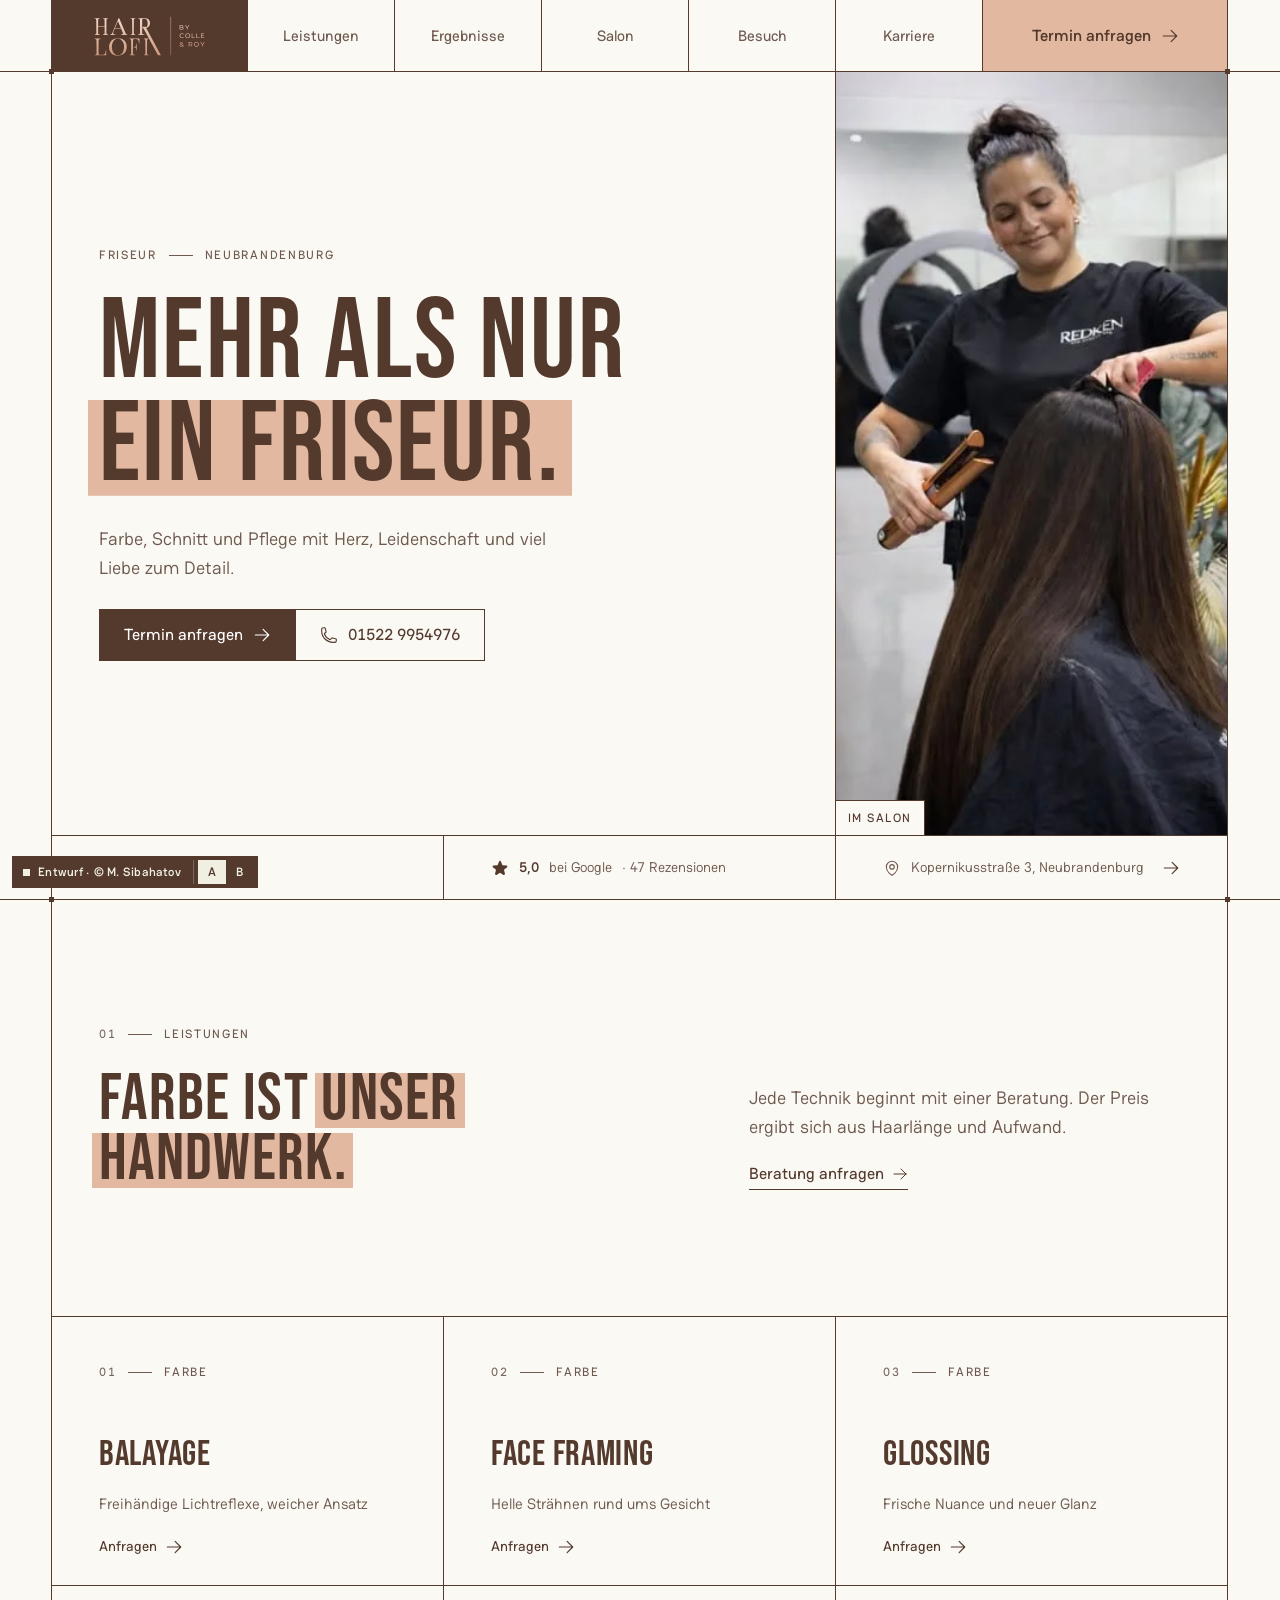
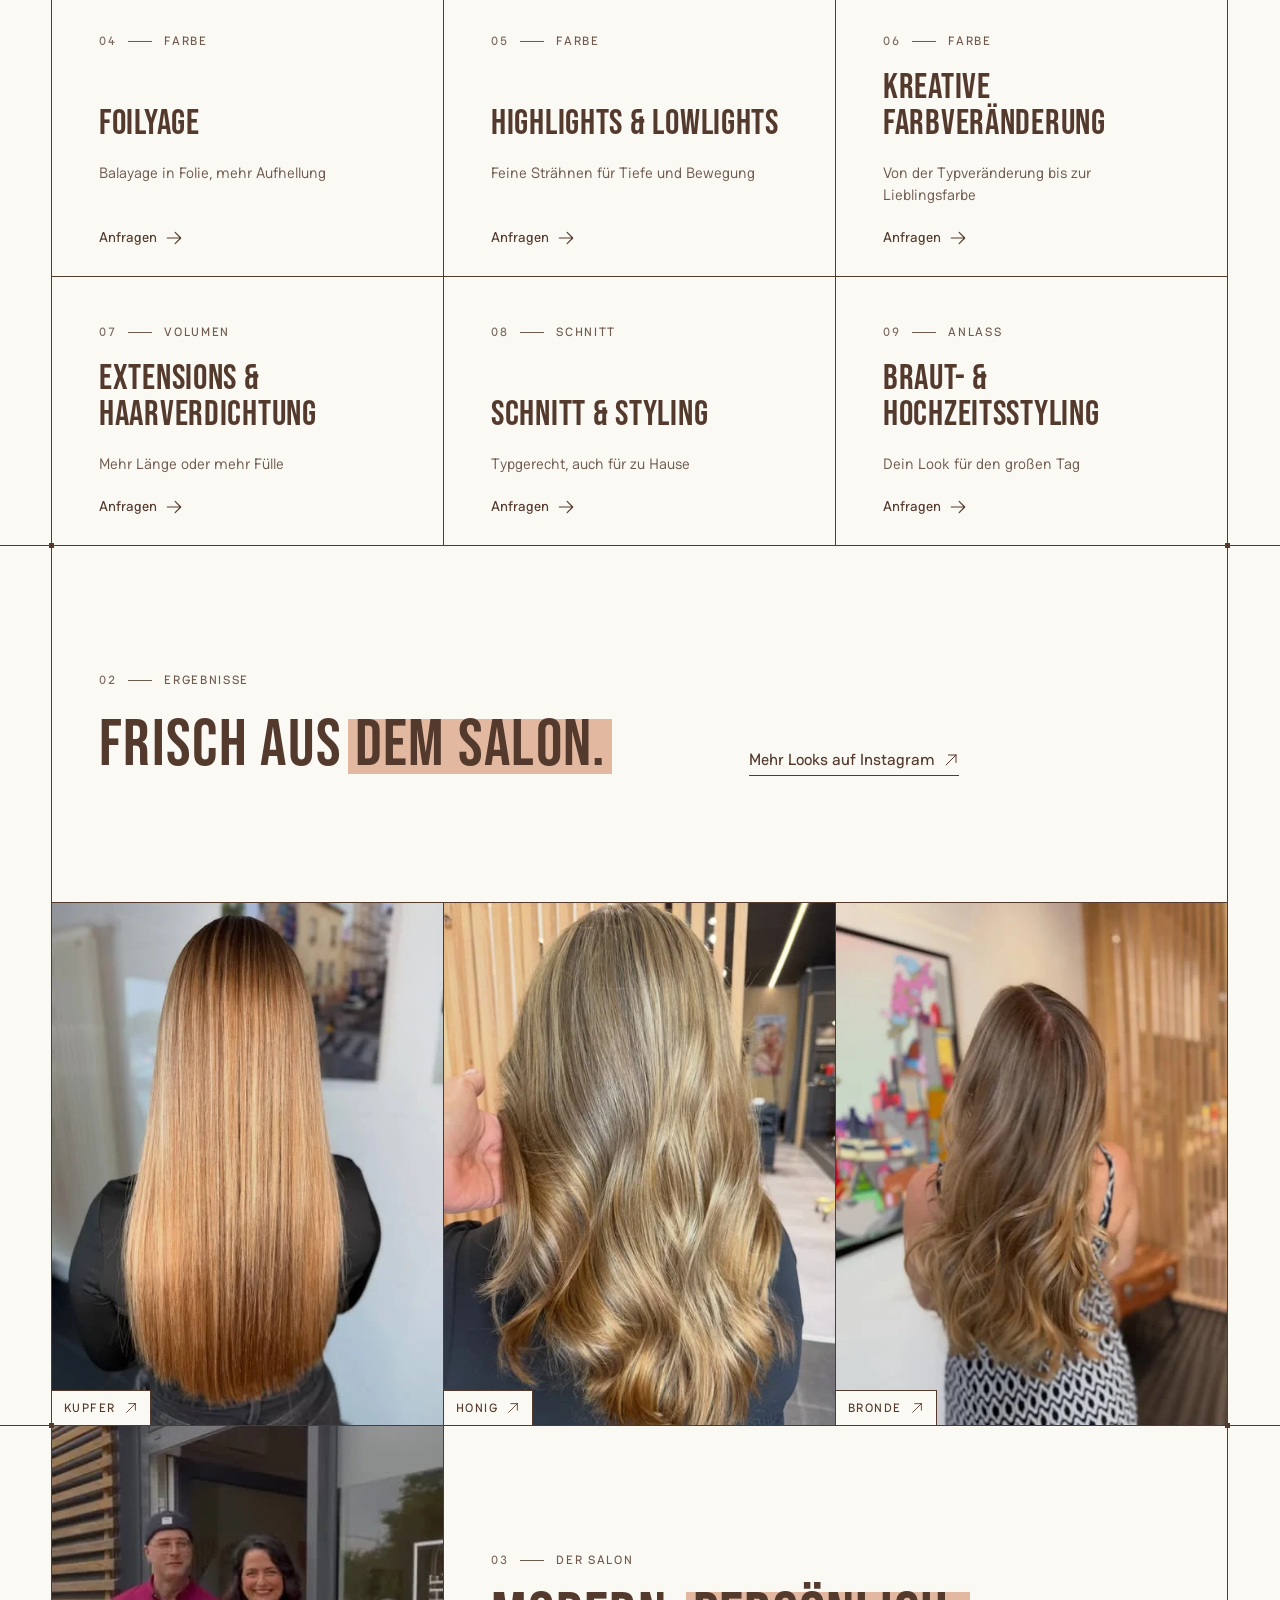
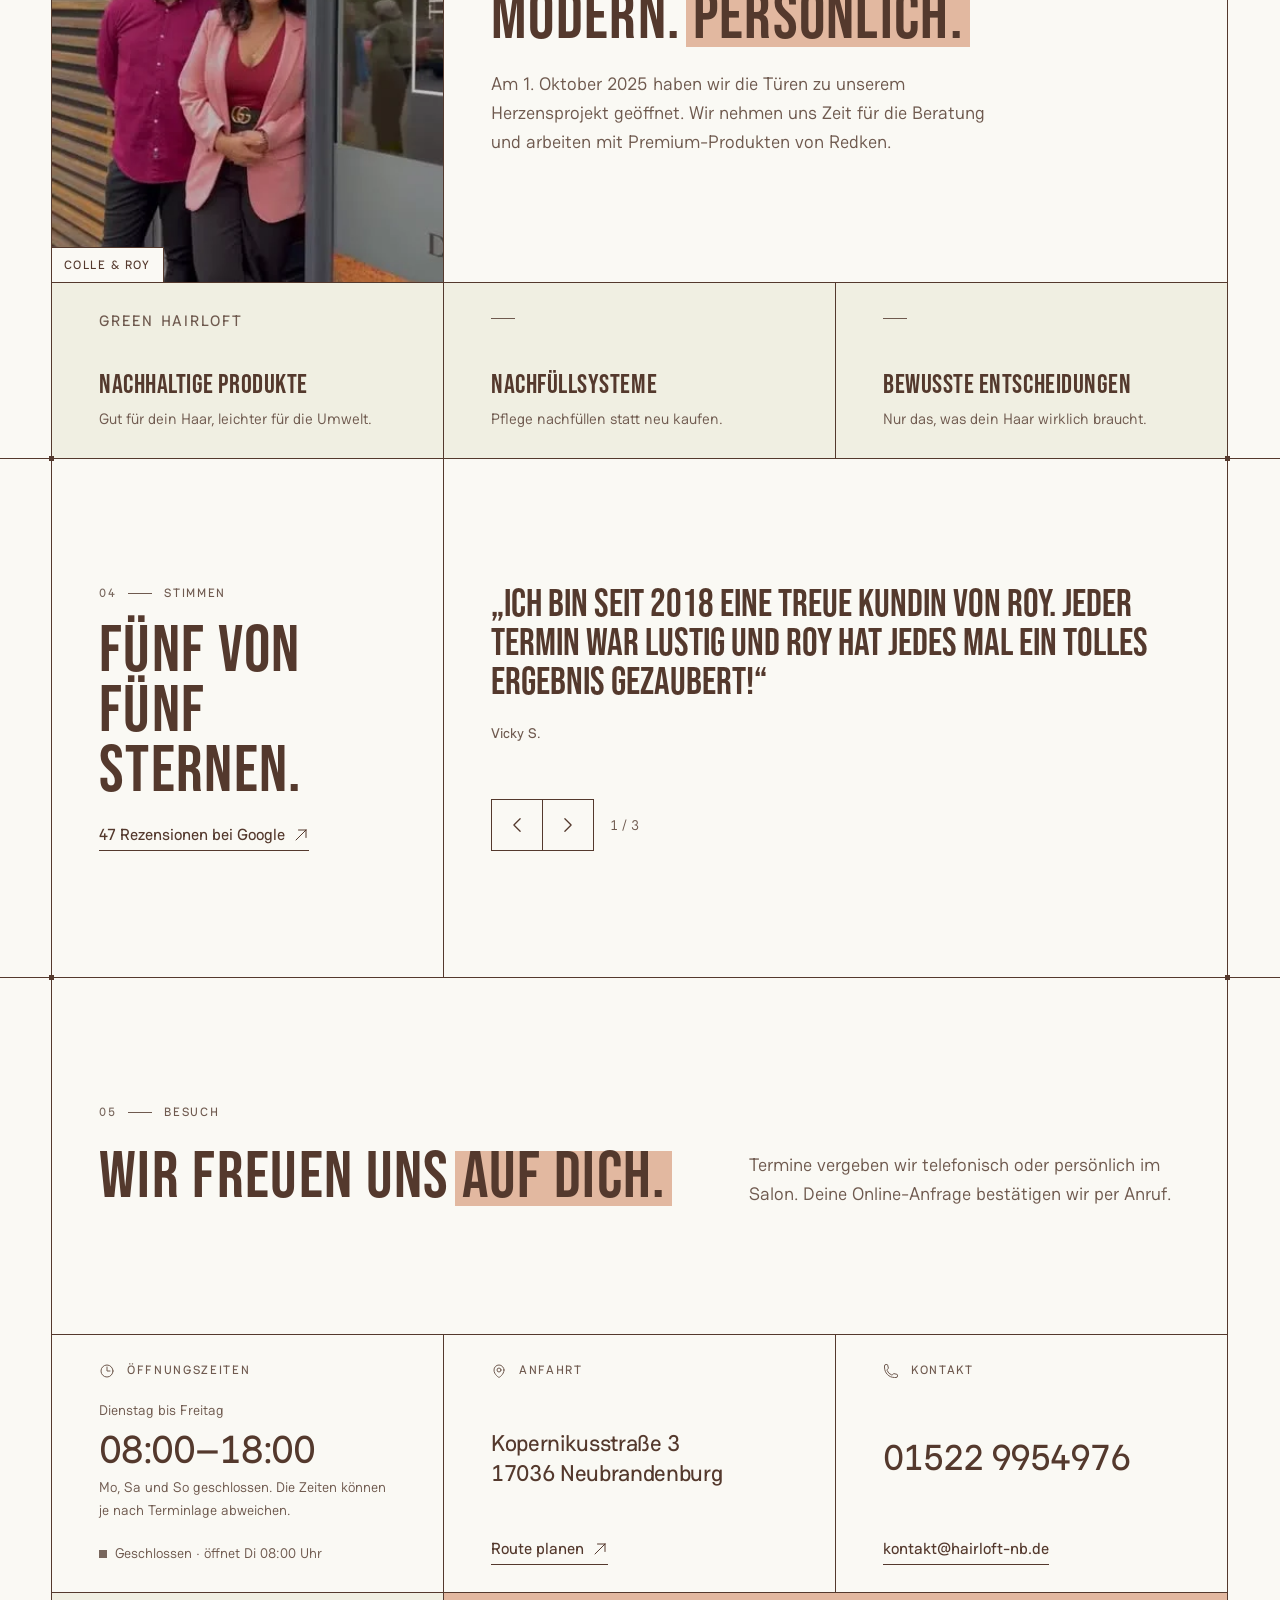
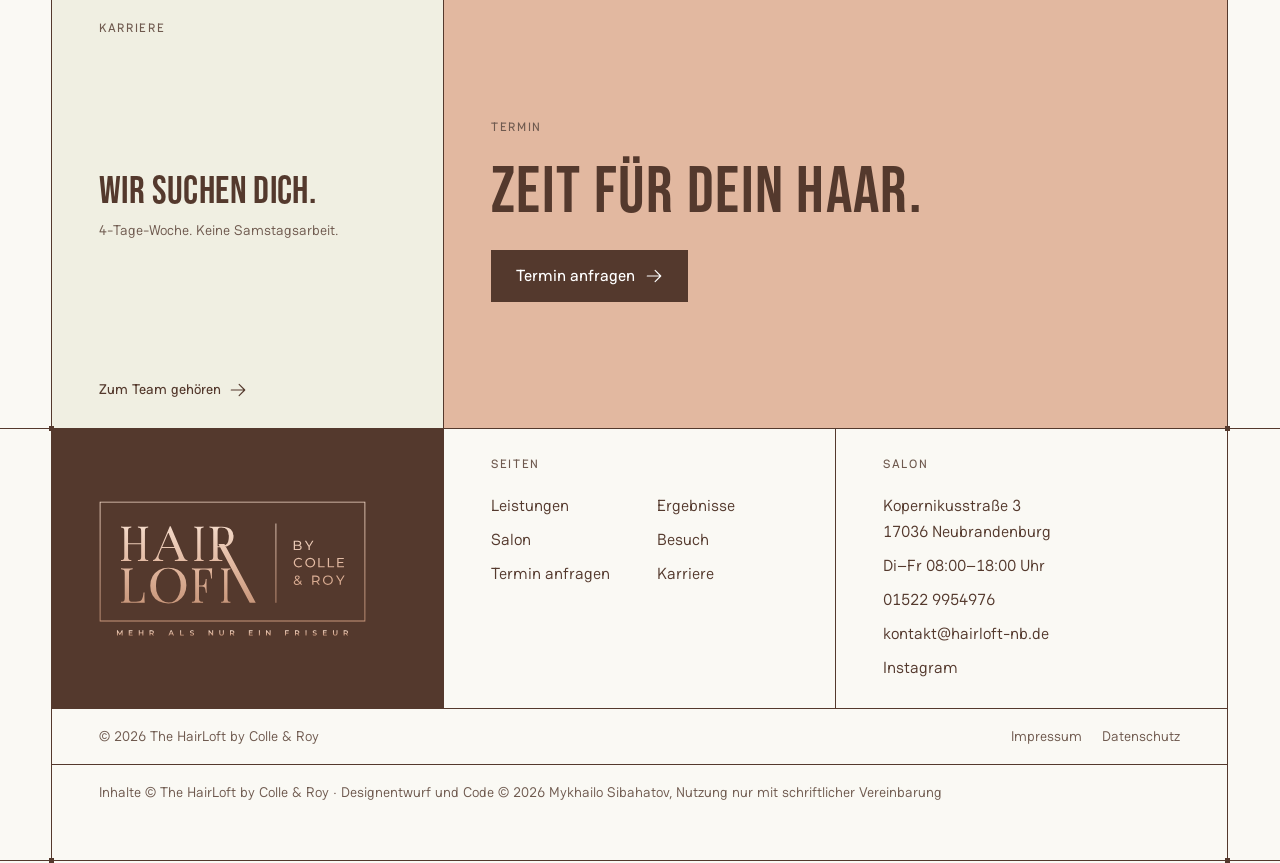
<file: index.html>
<!doctype html>
<!--
  Designentwurf „The HairLoft by Colle & Roy“, Neubrandenburg
  Gestaltung und Code © 2026 Mykhailo Sibahatov. Alle Rechte vorbehalten.
  Nur zur Ansicht. Kopieren, Veröffentlichen oder Weiterverwenden ohne schriftliche
  Vereinbarung ist nicht gestattet. Siehe LICENSE.
-->
<html lang="de">
<head>
<meta charset="utf-8">
<meta name="viewport" content="width=device-width, initial-scale=1, viewport-fit=cover">
<title>The HairLoft by Colle &amp; Roy · Friseur in Neubrandenburg</title>
<meta name="description" content="The HairLoft by Colle &amp; Roy: dein Friseur in Neubrandenburg für Balayage, Face Framing, Glossing, Extensions und typgerechtes Styling. Kopernikusstraße 3, Di–Fr 08–18 Uhr.">
<meta name="robots" content="noindex">
<meta name="copyright" content="Designentwurf und Code © 2026 Mykhailo Sibahatov. Alle Rechte vorbehalten.">
<meta name="theme-color" content="#54392d">
<link rel="canonical" href="https://www.hairloft-nb.de/">
<link rel="icon" href="assets/favicon.svg" type="image/svg+xml">
<link rel="preload" href="fonts/bebas-neue.woff2" as="font" type="font/woff2" crossorigin>
<link rel="preload" href="fonts/haskoy-vf.woff2" as="font" type="font/woff2" crossorigin>
<script>document.documentElement.style.setProperty('--screen', window.innerHeight + 'px');</script>
<link rel="stylesheet" href="css/styles.css?v=17">
<meta property="og:type" content="website">
<meta property="og:title" content="The HairLoft by Colle &amp; Roy · Friseur in Neubrandenburg">
<meta property="og:description" content="Mehr als nur ein Friseur. Individuelle Farbtechniken, typgerechtes Styling und hochwertige Haarpflege in Neubrandenburg.">
<meta property="og:locale" content="de_DE">
<script type="application/ld+json">
{
  "@context": "https://schema.org",
  "@type": "HairSalon",
  "name": "The HairLoft by Colle & Roy",
  "slogan": "Mehr als nur ein Friseur",
  "url": "https://www.hairloft-nb.de/",
  "telephone": "+4915229954976",
  "email": "kontakt@hairloft-nb.de",
  "foundingDate": "2025-10-01",
  "address": {
    "@type": "PostalAddress",
    "streetAddress": "Kopernikusstraße 3",
    "postalCode": "17036",
    "addressLocality": "Neubrandenburg",
    "addressCountry": "DE"
  },
  "openingHoursSpecification": [{
    "@type": "OpeningHoursSpecification",
    "dayOfWeek": ["Tuesday", "Wednesday", "Thursday", "Friday"],
    "opens": "08:00",
    "closes": "18:00"
  }],
  "sameAs": ["https://www.instagram.com/the_hairloft_by_colle_roy_/"]
}
</script>
</head>
<body>
<a class="skip" href="#main">Zum Inhalt springen</a>
<!-- partial:sprite --><svg class="sprite" aria-hidden="true" focusable="false"><symbol id="i-phone" viewBox="0 0 24 24"><path d="M2.25 6.75c0 8.284 6.716 15 15 15h2.25a2.25 2.25 0 0 0 2.25-2.25v-1.372c0-.516-.351-.966-.852-1.091l-4.423-1.106c-.44-.11-.902.055-1.173.417l-.97 1.293c-.282.376-.769.542-1.21.38a12.035 12.035 0 0 1-7.143-7.143c-.162-.441.004-.928.38-1.21l1.293-.97c.363-.271.527-.734.417-1.173L6.963 3.102a1.125 1.125 0 0 0-1.091-.852H4.5A2.25 2.25 0 0 0 2.25 4.5v2.25Z"/></symbol><symbol id="i-paper-clip" viewBox="0 0 24 24"><path d="m18.375 12.739-7.693 7.693a4.5 4.5 0 0 1-6.364-6.364l10.94-10.94A3 3 0 1 1 19.5 7.372L8.552 18.32m.009-.01-.01.01m5.699-9.941-7.81 7.81a1.5 1.5 0 0 0 2.112 2.13"/></symbol><symbol id="i-document-text" viewBox="0 0 24 24"><path d="M19.5 14.25v-2.625a3.375 3.375 0 0 0-3.375-3.375h-1.5A1.125 1.125 0 0 1 13.5 7.125v-1.5a3.375 3.375 0 0 0-3.375-3.375H8.25m0 12.75h7.5m-7.5 3H12M10.5 2.25H5.625c-.621 0-1.125.504-1.125 1.125v17.25c0 .621.504 1.125 1.125 1.125h12.75c.621 0 1.125-.504 1.125-1.125V11.25a9 9 0 0 0-9-9Z"/></symbol><symbol id="i-arrow-right" viewBox="0 0 24 24"><path d="M13.5 4.5 21 12m0 0-7.5 7.5M21 12H3"/></symbol><symbol id="i-arrow-left" viewBox="0 0 24 24"><path d="M10.5 19.5 3 12m0 0 7.5-7.5M3 12h18"/></symbol><symbol id="i-arrow-up-right" viewBox="0 0 24 24"><path d="m4.5 19.5 15-15m0 0H8.25m11.25 0v11.25"/></symbol><symbol id="i-arrow-long-right" viewBox="0 0 24 24"><path d="M17.25 8.25 21 12m0 0-3.75 3.75M21 12H3"/></symbol><symbol id="i-map-pin" viewBox="0 0 24 24"><path d="M15 10.5a3 3 0 1 1-6 0 3 3 0 0 1 6 0Z"/><path d="M19.5 10.5c0 7.142-7.5 11.25-7.5 11.25S4.5 17.642 4.5 10.5a7.5 7.5 0 1 1 15 0Z"/></symbol><symbol id="i-clock" viewBox="0 0 24 24"><path d="M12 6v6h4.5m4.5 0a9 9 0 1 1-18 0 9 9 0 0 1 18 0Z"/></symbol><symbol id="i-check" viewBox="0 0 24 24"><path d="m4.5 12.75 6 6 9-13.5"/></symbol><symbol id="i-x-mark" viewBox="0 0 24 24"><path d="M6 18 18 6M6 6l12 12"/></symbol><symbol id="i-chevron-left" viewBox="0 0 24 24"><path d="M15.75 19.5 8.25 12l7.5-7.5"/></symbol><symbol id="i-chevron-right" viewBox="0 0 24 24"><path d="m8.25 4.5 7.5 7.5-7.5 7.5"/></symbol><symbol id="i-calendar-days" viewBox="0 0 24 24"><path d="M6.75 3v2.25M17.25 3v2.25M3 18.75V7.5a2.25 2.25 0 0 1 2.25-2.25h13.5A2.25 2.25 0 0 1 21 7.5v11.25m-18 0A2.25 2.25 0 0 0 5.25 21h13.5A2.25 2.25 0 0 0 21 18.75m-18 0v-7.5A2.25 2.25 0 0 1 5.25 9h13.5A2.25 2.25 0 0 1 21 11.25v7.5m-9-6h.008v.008H12v-.008ZM12 15h.008v.008H12V15Zm0 2.25h.008v.008H12v-.008ZM9.75 15h.008v.008H9.75V15Zm0 2.25h.008v.008H9.75v-.008ZM7.5 15h.008v.008H7.5V15Zm0 2.25h.008v.008H7.5v-.008Zm6.75-4.5h.008v.008h-.008v-.008Zm0 2.25h.008v.008h-.008V15Zm0 2.25h.008v.008h-.008v-.008Zm2.25-4.5h.008v.008H16.5v-.008Zm0 2.25h.008v.008H16.5V15Z"/></symbol><symbol id="i-envelope" viewBox="0 0 24 24"><path d="M21.75 6.75v10.5a2.25 2.25 0 0 1-2.25 2.25h-15a2.25 2.25 0 0 1-2.25-2.25V6.75m19.5 0A2.25 2.25 0 0 0 19.5 4.5h-15a2.25 2.25 0 0 0-2.25 2.25m19.5 0v.243a2.25 2.25 0 0 1-1.07 1.916l-7.5 4.615a2.25 2.25 0 0 1-2.36 0L3.32 8.91a2.25 2.25 0 0 1-1.07-1.916V6.75"/></symbol><symbol id="i-sparkles" viewBox="0 0 24 24"><path d="M9.813 15.904 9 18.75l-.813-2.846a4.5 4.5 0 0 0-3.09-3.09L2.25 12l2.846-.813a4.5 4.5 0 0 0 3.09-3.09L9 5.25l.813 2.846a4.5 4.5 0 0 0 3.09 3.09L15.75 12l-2.846.813a4.5 4.5 0 0 0-3.09 3.09ZM18.259 8.715 18 9.75l-.259-1.035a3.375 3.375 0 0 0-2.455-2.456L14.25 6l1.036-.259a3.375 3.375 0 0 0 2.455-2.456L18 2.25l.259 1.035a3.375 3.375 0 0 0 2.456 2.456L21.75 6l-1.035.259a3.375 3.375 0 0 0-2.456 2.456ZM16.894 20.567 16.5 21.75l-.394-1.183a2.25 2.25 0 0 0-1.423-1.423L13.5 18.75l1.183-.394a2.25 2.25 0 0 0 1.423-1.423l.394-1.183.394 1.183a2.25 2.25 0 0 0 1.423 1.423l1.183.394-1.183.394a2.25 2.25 0 0 0-1.423 1.423Z"/></symbol><symbol id="i-heart" viewBox="0 0 24 24"><path d="M21 8.25c0-2.485-2.099-4.5-4.688-4.5-1.935 0-3.597 1.126-4.312 2.733-.715-1.607-2.377-2.733-4.313-2.733C5.1 3.75 3 5.765 3 8.25c0 7.22 9 12 9 12s9-4.78 9-12Z"/></symbol><symbol id="i-academic-cap" viewBox="0 0 24 24"><path d="M4.26 10.147a60.438 60.438 0 0 0-.491 6.347A48.62 48.62 0 0 1 12 20.904a48.62 48.62 0 0 1 8.232-4.41 60.46 60.46 0 0 0-.491-6.347m-15.482 0a50.636 50.636 0 0 0-2.658-.813A59.906 59.906 0 0 1 12 3.493a59.903 59.903 0 0 1 10.399 5.84c-.896.248-1.783.52-2.658.814m-15.482 0A50.717 50.717 0 0 1 12 13.489a50.702 50.702 0 0 1 7.74-3.342M6.75 15a.75.75 0 1 0 0-1.5.75.75 0 0 0 0 1.5Zm0 0v-3.675A55.378 55.378 0 0 1 12 8.443m-7.007 11.55A5.981 5.981 0 0 0 6.75 15.75v-1.5"/></symbol><symbol id="i-banknotes" viewBox="0 0 24 24"><path d="M2.25 18.75a60.07 60.07 0 0 1 15.797 2.101c.727.198 1.453-.342 1.453-1.096V18.75M3.75 4.5v.75A.75.75 0 0 1 3 6h-.75m0 0v-.375c0-.621.504-1.125 1.125-1.125H20.25M2.25 6v9m18-10.5v.75c0 .414.336.75.75.75h.75m-1.5-1.5h.375c.621 0 1.125.504 1.125 1.125v9.75c0 .621-.504 1.125-1.125 1.125h-.375m1.5-1.5H21a.75.75 0 0 0-.75.75v.75m0 0H3.75m0 0h-.375a1.125 1.125 0 0 1-1.125-1.125V15m1.5 1.5v-.75A.75.75 0 0 0 3 15h-.75M15 10.5a3 3 0 1 1-6 0 3 3 0 0 1 6 0Zm3 0h.008v.008H18V10.5Zm-12 0h.008v.008H6V10.5Z"/></symbol><symbol id="i-user-group" viewBox="0 0 24 24"><path d="M18 18.72a9.094 9.094 0 0 0 3.741-.479 3 3 0 0 0-4.682-2.72m.94 3.198.001.031c0 .225-.012.447-.037.666A11.944 11.944 0 0 1 12 21c-2.17 0-4.207-.576-5.963-1.584A6.062 6.062 0 0 1 6 18.719m12 0a5.971 5.971 0 0 0-.941-3.197m0 0A5.995 5.995 0 0 0 12 12.75a5.995 5.995 0 0 0-5.058 2.772m0 0a3 3 0 0 0-4.681 2.72 8.986 8.986 0 0 0 3.74.477m.94-3.197a5.971 5.971 0 0 0-.94 3.197M15 6.75a3 3 0 1 1-6 0 3 3 0 0 1 6 0Zm6 3a2.25 2.25 0 1 1-4.5 0 2.25 2.25 0 0 1 4.5 0Zm-13.5 0a2.25 2.25 0 1 1-4.5 0 2.25 2.25 0 0 1 4.5 0Z"/></symbol><symbol id="i-arrow-path" viewBox="0 0 24 24"><path d="M16.023 9.348h4.992v-.001M2.985 19.644v-4.992m0 0h4.992m-4.993 0 3.181 3.183a8.25 8.25 0 0 0 13.803-3.7M4.031 9.865a8.25 8.25 0 0 1 13.803-3.7l3.181 3.182m0-4.991v4.99"/></symbol><symbol id="i-scissors" viewBox="0 0 24 24"><path d="m7.848 8.25 1.536.887M7.848 8.25a3 3 0 1 1-5.196-3 3 3 0 0 1 5.196 3Zm1.536.887a2.165 2.165 0 0 1 1.083 1.839c.005.351.054.695.14 1.024M9.384 9.137l2.077 1.199M7.848 15.75l1.536-.887m-1.536.887a3 3 0 1 1-5.196 3 3 3 0 0 1 5.196-3Zm1.536-.887a2.165 2.165 0 0 0 1.083-1.838c.005-.352.054-.695.14-1.025m-1.223 2.863 2.077-1.199m0-3.328a4.323 4.323 0 0 1 2.068-1.379l5.325-1.628a4.5 4.5 0 0 1 2.48-.044l.803.215-7.794 4.5m-2.882-1.664A4.33 4.33 0 0 0 10.607 12m3.736 0 7.794 4.5-.802.215a4.5 4.5 0 0 1-2.48-.043l-5.326-1.629a4.324 4.324 0 0 1-2.068-1.379M14.343 12l-2.882 1.664"/></symbol><symbol id="i-sun" viewBox="0 0 24 24"><path d="M12 3v2.25m6.364.386-1.591 1.591M21 12h-2.25m-.386 6.364-1.591-1.591M12 18.75V21m-4.773-4.227-1.591 1.591M5.25 12H3m4.227-4.773L5.636 5.636M15.75 12a3.75 3.75 0 1 1-7.5 0 3.75 3.75 0 0 1 7.5 0Z"/></symbol><symbol id="i-check-badge" viewBox="0 0 24 24"><path d="M9 12.75 11.25 15 15 9.75M21 12c0 1.268-.63 2.39-1.593 3.068a3.745 3.745 0 0 1-1.043 3.296 3.745 3.745 0 0 1-3.296 1.043A3.745 3.745 0 0 1 12 21c-1.268 0-2.39-.63-3.068-1.593a3.746 3.746 0 0 1-3.296-1.043 3.745 3.745 0 0 1-1.043-3.296A3.745 3.745 0 0 1 3 12c0-1.268.63-2.39 1.593-3.068a3.745 3.745 0 0 1 1.043-3.296 3.746 3.746 0 0 1 3.296-1.043A3.746 3.746 0 0 1 12 3c1.268 0 2.39.63 3.068 1.593a3.746 3.746 0 0 1 3.296 1.043 3.746 3.746 0 0 1 1.043 3.296A3.745 3.745 0 0 1 21 12Z"/></symbol><symbol id="i-globe-europe-africa" viewBox="0 0 24 24"><path d="m20.893 13.393-1.135-1.135a2.252 2.252 0 0 1-.421-.585l-1.08-2.16a.414.414 0 0 0-.663-.107.827.827 0 0 1-.812.21l-1.273-.363a.89.89 0 0 0-.738 1.595l.587.39c.59.395.674 1.23.172 1.732l-.2.2c-.212.212-.33.498-.33.796v.41c0 .409-.11.809-.32 1.158l-1.315 2.191a2.11 2.11 0 0 1-1.81 1.025 1.055 1.055 0 0 1-1.055-1.055v-1.172c0-.92-.56-1.747-1.414-2.089l-.655-.261a2.25 2.25 0 0 1-1.383-2.46l.007-.042a2.25 2.25 0 0 1 .29-.787l.09-.15a2.25 2.25 0 0 1 2.37-1.048l1.178.236a1.125 1.125 0 0 0 1.302-.795l.208-.73a1.125 1.125 0 0 0-.578-1.315l-.665-.332-.091.091a2.25 2.25 0 0 1-1.591.659h-.18c-.249 0-.487.1-.662.274a.931.931 0 0 1-1.458-1.137l1.411-2.353a2.25 2.25 0 0 0 .286-.76m11.928 9.869A9 9 0 0 0 8.965 3.525m11.928 9.868A9 9 0 1 1 8.965 3.525"/></symbol><symbol id="i-chat-bubble-left-right" viewBox="0 0 24 24"><path d="M20.25 8.511c.884.284 1.5 1.128 1.5 2.097v4.286c0 1.136-.847 2.1-1.98 2.193-.34.027-.68.052-1.02.072v3.091l-3-3c-1.354 0-2.694-.055-4.02-.163a2.115 2.115 0 0 1-.825-.242m9.345-8.334a2.126 2.126 0 0 0-.476-.095 48.64 48.64 0 0 0-8.048 0c-1.131.094-1.976 1.057-1.976 2.192v4.286c0 .837.46 1.58 1.155 1.951m9.345-8.334V6.637c0-1.621-1.152-3.026-2.76-3.235A48.455 48.455 0 0 0 11.25 3c-2.115 0-4.198.137-6.24.402-1.608.209-2.76 1.614-2.76 3.235v6.226c0 1.621 1.152 3.026 2.76 3.235.577.075 1.157.14 1.74.194V21l4.155-4.155"/></symbol><symbol id="i-camera" viewBox="0 0 24 24"><path d="M6.827 6.175A2.31 2.31 0 0 1 5.186 7.23c-.38.054-.757.112-1.134.175C2.999 7.58 2.25 8.507 2.25 9.574V18a2.25 2.25 0 0 0 2.25 2.25h15A2.25 2.25 0 0 0 21.75 18V9.574c0-1.067-.75-1.994-1.802-2.169a47.865 47.865 0 0 0-1.134-.175 2.31 2.31 0 0 1-1.64-1.055l-.822-1.316a2.192 2.192 0 0 0-1.736-1.039 48.774 48.774 0 0 0-5.232 0 2.192 2.192 0 0 0-1.736 1.039l-.821 1.316Z"/><path d="M16.5 12.75a4.5 4.5 0 1 1-9 0 4.5 4.5 0 0 1 9 0ZM18.75 10.5h.008v.008h-.008V10.5Z"/></symbol><symbol id="i-star-solid" viewBox="0 0 24 24"><path fill-rule="evenodd" d="M10.788 3.21c.448-1.077 1.976-1.077 2.424 0l2.082 5.006 5.404.434c1.164.093 1.636 1.545.749 2.305l-4.117 3.527 1.257 5.273c.271 1.136-.964 2.033-1.96 1.425L12 18.354 7.373 21.18c-.996.608-2.231-.29-1.96-1.425l1.257-5.273-4.117-3.527c-.887-.76-.415-2.212.749-2.305l5.404-.434 2.082-5.005Z" clip-rule="evenodd"/></symbol></svg><!-- /partial:sprite -->

<!-- partial:header -->
<header class="top band" id="top">
  <div class="frame">
    <nav class="nav" aria-label="Hauptnavigation">
      <a class="nav__logo" href="index.html" aria-label="The HairLoft by Colle &amp; Roy, zur Startseite"><img src="assets/logo.svg" alt="" width="276" height="100"></a>
      <span class="nav__tint" aria-hidden="true"></span>
      <a class="nav__link" href="index.html#leistungen"><span>Leistungen</span></a>
      <a class="nav__link" href="index.html#ergebnisse"><span>Ergebnisse</span></a>
      <a class="nav__link" href="index.html#salon"><span>Salon</span></a>
      <a class="nav__link" href="index.html#besuch"><span>Besuch</span></a>
      <a class="nav__link" href="karriere.html"><span>Karriere</span></a>
      <a class="nav__status" href="index.html#besuch" data-status><span class="dot" aria-hidden="true"></span><span data-status-short>Di–Fr</span><span class="st-rest" data-status-rest>08–18 Uhr</span></a>
      <a class="nav__call" href="tel:+4915229954976" aria-label="Anrufen: 01522 9954976"><svg class="i"><use href="#i-phone"/></svg></a>
      <a class="nav__cta" href="termin.html" data-modal="book"><span>Termin anfragen</span><svg class="i"><use href="#i-arrow-right"/></svg></a>
      <button class="nav__toggle" type="button" aria-expanded="false" aria-controls="menu" aria-label="Menü öffnen"><span></span><span></span><span></span></button>
    </nav>
  </div>
  <div class="menu" id="menu">
    <div class="menu__panel">
      <div class="frame">
        <div class="menu__list">
          <a class="menu__row" href="index.html#leistungen"><span>Leistungen</span><svg class="i"><use href="#i-arrow-right"/></svg></a>
          <a class="menu__row" href="index.html#ergebnisse"><span>Ergebnisse</span><svg class="i"><use href="#i-arrow-right"/></svg></a>
          <a class="menu__row" href="index.html#salon"><span>Salon</span><svg class="i"><use href="#i-arrow-right"/></svg></a>
          <a class="menu__row" href="index.html#besuch"><span>Besuch</span><svg class="i"><use href="#i-arrow-right"/></svg></a>
          <a class="menu__row" href="karriere.html"><span>Karriere</span><svg class="i"><use href="#i-arrow-right"/></svg></a>
        </div>
        <div class="menu__space" data-status><span class="dot" aria-hidden="true"></span><span><span data-status-short>Di–Fr</span> <span data-status-rest>08–18 Uhr</span></span></div>
        <div class="menu__foot">
          <a href="termin.html" data-modal="book"><svg class="i"><use href="#i-calendar-days"/></svg><span>Termin</span></a>
          <a href="tel:+4915229954976"><svg class="i"><use href="#i-phone"/></svg><span>Anrufen</span></a>
        </div>
      </div>
    </div>
  </div>
</header>
<!-- /partial:header -->

<main id="main">

  <!-- Hero: one screen -->
  <section class="band hero">
    <div class="frame">
      <div class="grid">
        <div class="cell hero__title c-8 m-12">
          <p class="label"><span>Friseur</span><span class="bar" aria-hidden="true"></span><span>Neubrandenburg</span></p>
          <h1>Mehr als nur <span class="hl">ein Friseur.</span></h1>
          <p class="lead">Farbe, Schnitt und Pflege mit Herz, Leidenschaft und viel Liebe zum Detail.</p>
          <div class="actions">
            <a class="btn" href="termin.html" data-modal="book"><span>Termin anfragen</span><svg class="i i--go"><use href="#i-arrow-right"/></svg></a>
            <a class="btn btn--line num" href="tel:+4915229954976"><svg class="i"><use href="#i-phone"/></svg><span>01522 9954976</span></a>
          </div>
        </div>
        <figure class="cell media hero__photo c-4 m-12">
          <img src="assets/img/stylistin-bei-der-arbeit.webp" alt="Stylistin glättet im HairLoft langes dunkles Haar" width="480" height="640" fetchpriority="high" style="object-position: 50% 22%">
          <figcaption class="media__tag">Im Salon</figcaption>
        </figure>
        <a class="cell strip c-4 m-6" href="#besuch">
          <svg class="i"><use href="#i-clock"/></svg><strong>Di–Fr</strong><span class="num">08–18 Uhr</span>
        </a>
        <a class="cell strip c-4 m-6" href="#stimmen">
          <svg class="i i--solid strip__star"><use href="#i-star-solid"/></svg><strong class="num">5,0</strong><span>bei Google</span><span class="st-rest">· 47 Rezensionen</span>
        </a>
        <a class="cell strip strip--go c-4 m-hide" href="#besuch">
          <svg class="i"><use href="#i-map-pin"/></svg><span>Kopernikusstraße 3<span class="st-city">, Neubrandenburg</span></span><svg class="i strip__arrow"><use href="#i-arrow-right"/></svg>
        </a>
      </div>
    </div>
  </section>

  <!-- Leistungen -->
  <section class="band" id="leistungen" aria-labelledby="leistungen-title">
    <div class="frame">
      <div class="grid">
        <div class="cell head c-12">
          <div class="head__title">
            <p class="label"><span class="no">01</span><span class="bar" aria-hidden="true"></span><span>Leistungen</span></p>
            <h2 id="leistungen-title">Farbe ist <span class="hl">unser Handwerk.</span></h2>
          </div>
          <div class="head__side">
            <p class="lead">Jede Technik beginnt mit einer Beratung. Der Preis ergibt sich aus Haarlänge und Aufwand.</p>
            <a class="link" href="termin.html?leistung=beratung" data-modal="book"><span>Beratung anfragen</span><svg class="i"><use href="#i-arrow-right"/></svg></a>
          </div>
        </div>
        <a class="cell svc c-4" href="termin.html?leistung=balayage" data-modal="book">
          <p class="label"><span class="no">01</span><span class="bar" aria-hidden="true"></span><span>Farbe</span></p>
          <h3 class="svc__t">Balayage</h3>
          <p class="svc__d">Freihändige Lichtreflexe, weicher Ansatz</p>
          <span class="go svc__go"><span>Anfragen</span><svg class="i" aria-hidden="true"><use href="#i-arrow-right"/></svg></span>
        </a>
        <a class="cell svc c-4" href="termin.html?leistung=face-framing" data-modal="book">
          <p class="label"><span class="no">02</span><span class="bar" aria-hidden="true"></span><span>Farbe</span></p>
          <h3 class="svc__t">Face Framing</h3>
          <p class="svc__d">Helle Strähnen rund ums Gesicht</p>
          <span class="go svc__go"><span>Anfragen</span><svg class="i" aria-hidden="true"><use href="#i-arrow-right"/></svg></span>
        </a>
        <a class="cell svc c-4" href="termin.html?leistung=glossing" data-modal="book">
          <p class="label"><span class="no">03</span><span class="bar" aria-hidden="true"></span><span>Farbe</span></p>
          <h3 class="svc__t">Glossing</h3>
          <p class="svc__d">Frische Nuance und neuer Glanz</p>
          <span class="go svc__go"><span>Anfragen</span><svg class="i" aria-hidden="true"><use href="#i-arrow-right"/></svg></span>
        </a>
        <a class="cell svc c-4" href="termin.html?leistung=foilyage" data-modal="book">
          <p class="label"><span class="no">04</span><span class="bar" aria-hidden="true"></span><span>Farbe</span></p>
          <h3 class="svc__t">Foilyage</h3>
          <p class="svc__d">Balayage in Folie, mehr Aufhellung</p>
          <span class="go svc__go"><span>Anfragen</span><svg class="i" aria-hidden="true"><use href="#i-arrow-right"/></svg></span>
        </a>
        <a class="cell svc c-4" href="termin.html?leistung=highlights-lowlights" data-modal="book">
          <p class="label"><span class="no">05</span><span class="bar" aria-hidden="true"></span><span>Farbe</span></p>
          <h3 class="svc__t">Highlights &amp; Lowlights</h3>
          <p class="svc__d">Feine Strähnen für Tiefe und Bewegung</p>
          <span class="go svc__go"><span>Anfragen</span><svg class="i" aria-hidden="true"><use href="#i-arrow-right"/></svg></span>
        </a>
        <a class="cell svc c-4" href="termin.html?leistung=farbveraenderung" data-modal="book">
          <p class="label"><span class="no">06</span><span class="bar" aria-hidden="true"></span><span>Farbe</span></p>
          <h3 class="svc__t">Kreative Farbveränderung</h3>
          <p class="svc__d">Von der Typveränderung bis zur Lieblingsfarbe</p>
          <span class="go svc__go"><span>Anfragen</span><svg class="i" aria-hidden="true"><use href="#i-arrow-right"/></svg></span>
        </a>
        <a class="cell svc c-4" href="termin.html?leistung=extensions" data-modal="book">
          <p class="label"><span class="no">07</span><span class="bar" aria-hidden="true"></span><span>Volumen</span></p>
          <h3 class="svc__t">Extensions &amp; Haarverdichtung</h3>
          <p class="svc__d">Mehr Länge oder mehr Fülle</p>
          <span class="go svc__go"><span>Anfragen</span><svg class="i" aria-hidden="true"><use href="#i-arrow-right"/></svg></span>
        </a>
        <a class="cell svc c-4" href="termin.html?leistung=schnitt-styling" data-modal="book">
          <p class="label"><span class="no">08</span><span class="bar" aria-hidden="true"></span><span>Schnitt</span></p>
          <h3 class="svc__t">Schnitt &amp; Styling</h3>
          <p class="svc__d">Typgerecht, auch für zu Hause</p>
          <span class="go svc__go"><span>Anfragen</span><svg class="i" aria-hidden="true"><use href="#i-arrow-right"/></svg></span>
        </a>
        <a class="cell svc c-4" href="termin.html?leistung=brautstyling" data-modal="book">
          <p class="label"><span class="no">09</span><span class="bar" aria-hidden="true"></span><span>Anlass</span></p>
          <h3 class="svc__t">Braut- &amp; Hochzeitsstyling</h3>
          <p class="svc__d">Dein Look für den großen Tag</p>
          <span class="go svc__go"><span>Anfragen</span><svg class="i" aria-hidden="true"><use href="#i-arrow-right"/></svg></span>
        </a>
      </div>
    </div>
  </section>

  <!-- Ergebnisse -->
  <section class="band" id="ergebnisse" aria-labelledby="ergebnisse-title">
    <div class="frame">
      <div class="grid">
        <div class="cell head c-12">
          <div class="head__title">
            <p class="label"><span class="no">02</span><span class="bar" aria-hidden="true"></span><span>Ergebnisse</span></p>
            <h2 id="ergebnisse-title">Frisch aus <span class="hl">dem Salon.</span></h2>
          </div>
          <div class="head__side">
            <a class="link" href="https://www.instagram.com/the_hairloft_by_colle_roy_/" target="_blank" rel="noopener"><span>Mehr Looks auf Instagram</span><svg class="i"><use href="#i-arrow-up-right"/></svg></a>
          </div>
        </div>
        <a class="cell media media--34 c-4 m-12" href="https://www.instagram.com/the_hairloft_by_colle_roy_/" target="_blank" rel="noopener" aria-label="Kupfer: auf Instagram ansehen"><img src="assets/img/ergebnis-kupfer.webp" alt="Langes glattes Haar mit Kupferverlauf, Rückansicht" width="480" height="640" loading="lazy"><span class="media__tag">Kupfer<svg class="i"><use href="#i-arrow-up-right"/></svg></span></a>
        <a class="cell media media--34 c-4 m-6" href="https://www.instagram.com/the_hairloft_by_colle_roy_/" target="_blank" rel="noopener" aria-label="Honig: auf Instagram ansehen"><img src="assets/img/ergebnis-honigblond.webp" alt="Honigblondes Haar mit hellen Strähnen, Rückansicht" width="480" height="640" loading="lazy"><span class="media__tag">Honig<svg class="i"><use href="#i-arrow-up-right"/></svg></span></a>
        <a class="cell media media--34 c-4 m-6" href="https://www.instagram.com/the_hairloft_by_colle_roy_/" target="_blank" rel="noopener" aria-label="Bronde: auf Instagram ansehen"><img src="assets/img/ergebnis-bronde.webp" alt="Braunes Haar mit goldenem Balayage-Verlauf, Rückansicht" width="480" height="640" loading="lazy"><span class="media__tag">Bronde<svg class="i"><use href="#i-arrow-up-right"/></svg></span></a>
      </div>
    </div>
  </section>

  <!-- Salon -->
  <section class="band" id="salon" aria-labelledby="salon-title">
    <div class="frame">
      <div class="grid">
        <figure class="cell media media--tall c-4 m-12">
          <img src="assets/img/colle-und-roy.webp" alt="Colle und Roy vor dem Eingang ihres Salons in der Kopernikusstraße" width="361" height="640" loading="lazy" style="object-position: 30% 50%">
          <figcaption class="media__tag">Colle &amp; Roy</figcaption>
        </figure>
        <div class="cell cell--head cell--center c-8 m-12">
          <p class="label"><span class="no">03</span><span class="bar" aria-hidden="true"></span><span>Der Salon</span></p>
          <h2 id="salon-title">Modern. <span class="hl">Persönlich.</span></h2>
          <p class="lead">Am 1. Oktober 2025 haben wir die Türen zu unserem Herzensprojekt geöffnet. Wir nehmen uns Zeit für die Beratung und arbeiten mit Premium-Produkten von Redken.</p>
        </div>
        <div class="cell note cell--linen c-4 m-12">
          <p class="label"><span>Green HairLoft</span></p>
          <div><h3>Nachhaltige Produkte</h3><p>Gut für dein Haar, leichter für die Umwelt.</p></div>
        </div>
        <div class="cell note cell--linen c-4 m-12">
          <p class="label" aria-hidden="true"><span class="bar"></span></p>
          <div><h3>Nachfüllsysteme</h3><p>Pflege nachfüllen statt neu kaufen.</p></div>
        </div>
        <div class="cell note cell--linen c-4 m-12">
          <p class="label" aria-hidden="true"><span class="bar"></span></p>
          <div><h3>Bewusste Entscheidungen</h3><p>Nur das, was dein Haar wirklich braucht.</p></div>
        </div>
      </div>
    </div>
  </section>

  <!-- Stimmen -->
  <section class="band" id="stimmen" aria-labelledby="stimmen-title">
    <div class="frame">
      <div class="grid">
        <div class="cell cell--head cell--between c-4 t-12">
          <p class="label"><span class="no">04</span><span class="bar" aria-hidden="true"></span><span>Stimmen</span></p>
          <div class="stack">
            <h2 id="stimmen-title">Fünf von fünf Sternen.</h2>
            <div><a class="link" href="https://www.google.com/maps/search/?api=1&amp;query=The%20HairLoft%20by%20Colle%20%26%20Roy%20Neubrandenburg&amp;query_place_id=ChIJ-3U61SDFq0cRtDoljQ-3JzA" target="_blank" rel="noopener"><span>47 Rezensionen bei Google</span><svg class="i"><use href="#i-arrow-up-right"/></svg></a></div>
          </div>
        </div>
        <div class="cell cell--head cell--between c-8 t-12" data-quotes>
          <div class="quotes" aria-live="polite">
            <blockquote class="is-active">
              <p class="quote quote--lg">„Ich bin seit 2018 eine treue Kundin von Roy. Jeder Termin war lustig und Roy hat jedes Mal ein tolles Ergebnis gezaubert!“</p>
              <cite>Vicky S.</cite>
            </blockquote>
            <blockquote>
              <p class="quote quote--lg">„Heute zum ersten Mal das Hairloft besucht – und was soll ich sagen? Ich bin begeistert und rundum zufrieden.“</p>
              <cite>Franz</cite>
            </blockquote>
            <blockquote>
              <p class="quote quote--lg">„Die beiden sind immer super freundlich, professionell und nehmen sich Zeit für eine ausführliche Beratung.“</p>
              <cite>Leonie G.</cite>
            </blockquote>
          </div>
          <div class="pager">
            <button type="button" data-quote-prev aria-label="Vorherige Rezension"><svg class="i"><use href="#i-chevron-left"/></svg></button>
            <button type="button" data-quote-next aria-label="Nächste Rezension"><svg class="i"><use href="#i-chevron-right"/></svg></button>
            <span class="pager__count num" data-quote-count>1 / 3</span>
          </div>
        </div>
      </div>
    </div>
  </section>

  <!-- Besuch -->
  <section class="band" id="besuch" aria-labelledby="besuch-title">
    <div class="frame">
      <div class="grid">
        <div class="cell head c-12">
          <div class="head__title">
            <p class="label"><span class="no">05</span><span class="bar" aria-hidden="true"></span><span>Besuch</span></p>
            <h2 id="besuch-title">Wir freuen uns <span class="hl">auf dich.</span></h2>
          </div>
          <div class="head__side">
            <p class="lead">Termine vergeben wir telefonisch oder persönlich im Salon. Deine Online-Anfrage bestätigen wir per Anruf.</p>
          </div>
        </div>
        <div class="cell cell--between visit c-4 m-12" data-status>
          <p class="label"><svg class="i i--sm"><use href="#i-clock"/></svg><span>Öffnungszeiten</span></p>
          <div>
            <p class="small">Dienstag bis Freitag</p>
            <p class="stat stat--sm num">08:00–18:00</p>
            <p class="small">Mo, Sa und So geschlossen. Die Zeiten können je nach Terminlage abweichen.</p>
          </div>
          <p class="small visit__status"><span class="dot" aria-hidden="true"></span><span><span data-status-short>Di–Fr</span> <span data-status-rest>08–18 Uhr</span></span></p>
        </div>
        <div class="cell cell--between visit c-4 m-12">
          <p class="label"><svg class="i i--sm"><use href="#i-map-pin"/></svg><span>Anfahrt</span></p>
          <address class="addr num">Kopernikusstraße 3<br>17036 Neubrandenburg</address>
          <div><a class="link" href="https://www.google.com/maps/dir/?api=1&amp;destination=Kopernikusstra%C3%9Fe%203%2C%2017036%20Neubrandenburg&amp;destination_place_id=ChIJ-3U61SDFq0cRtDoljQ-3JzA" target="_blank" rel="noopener"><span>Route planen</span><svg class="i"><use href="#i-arrow-up-right"/></svg></a></div>
        </div>
        <div class="cell cell--between visit c-4 m-12">
          <p class="label"><svg class="i i--sm"><use href="#i-phone"/></svg><span>Kontakt</span></p>
          <a class="big-link num" href="tel:+4915229954976">01522 9954976</a>
          <div><a class="link" href="mailto:kontakt@hairloft-nb.de"><span>kontakt@hairloft-nb.de</span></a></div>
        </div>
      </div>
      <div class="grid grid--close">
        <div class="cell cell--blush cta c-8 t-12">
          <p class="label"><span>Termin</span></p>
          <h2>Zeit für dein Haar.</h2>
          <a class="btn" href="termin.html" data-modal="book"><span>Termin anfragen</span><svg class="i i--go"><use href="#i-arrow-right"/></svg></a>
        </div>
        <a class="cell cell--linen cell--between teaser c-4 t-12" href="karriere.html">
          <p class="label"><span>Karriere</span></p>
          <div>
            <p class="stat stat--sm">Wir suchen dich.</p>
            <p class="small">4-Tage-Woche. Keine Samstagsarbeit.</p>
          </div>
          <span class="go"><span>Zum Team gehören</span><svg class="i"><use href="#i-arrow-right"/></svg></span>
        </a>
      </div>
    </div>
  </section>

</main>

<!-- partial:footer -->
<footer class="band band--last">
  <div class="frame">
    <div class="grid">
      <div class="cell cell--ink foot__logo c-4 t-12">
        <img src="assets/logo-framed.svg" alt="The HairLoft by Colle &amp; Roy. Mehr als nur ein Friseur." width="340" height="173" loading="lazy">
      </div>
      <div class="cell c-4 t-6 m-12">
        <p class="label"><span>Seiten</span></p>
        <ul class="foot__list foot__list--2">
          <li><a href="index.html#leistungen">Leistungen</a></li>
          <li><a href="index.html#ergebnisse">Ergebnisse</a></li>
          <li><a href="index.html#salon">Salon</a></li>
          <li><a href="index.html#besuch">Besuch</a></li>
          <li><a href="termin.html" data-modal="book">Termin anfragen</a></li>
          <li><a href="karriere.html">Karriere</a></li>
        </ul>
      </div>
      <div class="cell c-4 t-6 m-12">
        <p class="label"><span>Salon</span></p>
        <ul class="foot__list">
          <li class="num">Kopernikusstraße 3<br>17036 Neubrandenburg</li>
          <li class="num">Di–Fr 08:00–18:00 Uhr</li>
          <li><a class="num" href="tel:+4915229954976">01522 9954976</a></li>
          <li><a href="mailto:kontakt@hairloft-nb.de">kontakt@hairloft-nb.de</a></li>
          <li><a href="https://www.instagram.com/the_hairloft_by_colle_roy_/" target="_blank" rel="noopener">Instagram</a></li>
        </ul>
      </div>
      <div class="cell foot__base c-12">
        <span>© 2026 The HairLoft by Colle &amp; Roy</span>
        <nav aria-label="Rechtliches"><a href="impressum.html">Impressum</a><a href="datenschutz.html">Datenschutz</a></nav>
      </div>
      <div class="cell foot__base foot__credit c-12">
        <span>Inhalte © The HairLoft by Colle &amp; Roy · Designentwurf und Code © 2026 Mykhailo Sibahatov, Nutzung nur mit schriftlicher Vereinbarung</span>
      </div>
    </div>
  </div>
</footer>
<div class="draft-tag"><span class="draft-tag__dot" aria-hidden="true"></span><span>Entwurf · © M. Sibahatov</span><span class="sr-only">Designentwurf von Mykhailo Sibahatov, nicht zur Veröffentlichung freigegeben.</span><span class="draft-tag__ver"><span aria-current="page"><span class="sr-only">Entwurf </span>A</span><a href="v2/index.html" data-ver="v2/"><span class="sr-only">Entwurf </span>B</a></span></div>
<!-- /partial:footer -->

<!-- partial:booking -->
<div class="overlay" id="book" aria-hidden="true">
  <form class="modal" id="booking" data-wizard role="dialog" aria-modal="true" aria-labelledby="book-title" action="https://api.web3forms.com/submit" method="POST">
    <input type="hidden" name="access_key" value="WEB3FORMS-KEY">
    <input type="hidden" name="subject" value="Terminanfrage über die Website">
    <input type="hidden" name="from_name" value="HairLoft Website">
    <input type="checkbox" name="botcheck" style="display:none" tabindex="-1" autocomplete="off">
    <input type="hidden" name="datum" value="">
    <input type="hidden" name="uhrzeit" value="">

    <div class="modal__bar">
      <p class="modal__name" id="book-title">Terminanfrage</p>
      <p class="modal__count" data-wz-count aria-live="polite">Schritt 1 von 4</p>
      <button class="modal__x" type="button" data-close aria-label="Schließen"><svg class="i"><use href="#i-x-mark"/></svg></button>
    </div>
    <ol class="prog" style="--n:4" aria-label="Fortschritt">
      <li><button type="button" data-wz-go="0"><span class="prog__no">1</span><svg class="i" aria-hidden="true"><use href="#i-check"/></svg><span class="prog__t">Leistung</span></button></li>
      <li><button type="button" data-wz-go="1"><span class="prog__no">2</span><svg class="i" aria-hidden="true"><use href="#i-check"/></svg><span class="prog__t">Termin</span></button></li>
      <li><button type="button" data-wz-go="2"><span class="prog__no">3</span><svg class="i" aria-hidden="true"><use href="#i-check"/></svg><span class="prog__t">Kontakt</span></button></li>
      <li><button type="button" data-wz-go="3"><span class="prog__no">4</span><svg class="i" aria-hidden="true"><use href="#i-check"/></svg><span class="prog__t">Senden</span></button></li>
    </ol>

    <div class="modal__body">
      <div class="step is-active" data-step data-group="leistung" role="group" aria-labelledby="bk-q1">
        <div class="step__q">
          <p class="label"><span class="no">01</span><span class="bar" aria-hidden="true"></span><span>Leistung</span></p>
          <h2 id="bk-q1" tabindex="-1">Was dürfen wir für dich tun?</h2>
          <p class="small">Unsicher? Wähle die Beratung, den Rest klären wir am Telefon.</p>
          <p class="err" role="alert">Bitte wähle eine Leistung.</p>
        </div>
        <div class="step__a">
          <div class="snap">
            <div class="seg seg--list" style="--n:2" role="radiogroup" aria-labelledby="bk-q1">
                <label><input type="radio" name="leistung" value="Balayage" data-slug="balayage"><span>Balayage</span></label>
                <label><input type="radio" name="leistung" value="Face Framing" data-slug="face-framing"><span>Face Framing</span></label>
                <label><input type="radio" name="leistung" value="Glossing" data-slug="glossing"><span>Glossing</span></label>
                <label><input type="radio" name="leistung" value="Foilyage" data-slug="foilyage"><span>Foilyage</span></label>
                <label><input type="radio" name="leistung" value="Highlights &amp; Lowlights" data-slug="highlights-lowlights"><span>Highlights &amp; Lowlights</span></label>
                <label><input type="radio" name="leistung" value="Kreative Farbveränderung" data-slug="farbveraenderung"><span>Farb&shy;veränderung</span></label>
                <label><input type="radio" name="leistung" value="Extensions &amp; Haarverdichtung" data-slug="extensions"><span>Extensions &amp; Haar&shy;verdichtung</span></label>
                <label><input type="radio" name="leistung" value="Schnitt &amp; Styling" data-slug="schnitt-styling"><span>Schnitt &amp; Styling</span></label>
                <label><input type="radio" name="leistung" value="Braut- &amp; Hochzeitsstyling" data-slug="brautstyling"><span>Braut- &amp; Hochzeits&shy;styling</span></label>
                <label><input type="radio" name="leistung" value="Beratung" data-slug="beratung"><span>Erst nur Beratung</span></label>
            </div>
          </div>
          <div class="field">
            <span class="field__label" id="bk-who">Bei wem?</span>
            <div class="snap">
              <div class="seg" style="--n:3" role="radiogroup" aria-labelledby="bk-who">
                <label><input type="radio" name="stylist" value="Colle" data-label="bei Colle"><span>Colle</span></label>
                <label><input type="radio" name="stylist" value="Roy" data-label="bei Roy"><span>Roy</span></label>
                <label><input type="radio" name="stylist" value="egal" data-label="bei Colle oder Roy" checked><span>Egal</span></label>
              </div>
            </div>
          </div>
        </div>
      </div>

      <div class="step step--when" data-step data-group="datum uhrzeit" role="group" aria-labelledby="bk-q2">
        <div class="step__q">
          <p class="label"><span class="no">02</span><span class="bar" aria-hidden="true"></span><span>Termin</span></p>
          <h2 id="bk-q2" tabindex="-1">Wann passt es dir?</h2>
          <p class="small">Wähle einen Tag, dann erscheinen daneben seine Uhrzeiten. Die Zeit ist ein Wunsch, wir bestätigen sie dir am Telefon.</p>
          <p class="err" role="alert">Bitte wähle einen Tag und eine Uhrzeit.</p>
        </div>
        <div class="step__a">
          <div class="snap">
            <div class="when">
              <div class="cal" data-cal role="group" aria-label="Tag"></div>
              <div class="slots" data-slots role="group" aria-label="Uhrzeit" aria-live="polite"></div>
            </div>
          </div>
          <p class="cal__legend"><span class="lg-today"><i></i>heute</span><span><i></i>geschlossen oder vorbei</span></p>
        </div>
      </div>

      <div class="step" data-step role="group" aria-labelledby="bk-q4">
        <div class="step__q">
          <p class="label"><span class="no">03</span><span class="bar" aria-hidden="true"></span><span>Kontakt</span></p>
          <h2 id="bk-q4" tabindex="-1">Wie erreichen wir dich?</h2>
          <p class="small">Wir rufen dich an und machen den Termin fest.</p>
        </div>
        <div class="step__a">
          <div class="snap"><div class="form-rows">
            <div class="field">
              <label for="bk-name">Name</label>
              <input class="input" id="bk-name" name="name" type="text" autocomplete="name" data-required>
              <span class="err">Bitte gib deinen Namen an.</span>
            </div>
            <div class="field">
              <label for="bk-phone">Telefon</label>
              <input class="input" id="bk-phone" name="telefon" type="tel" autocomplete="tel" inputmode="tel" data-required>
              <span class="err">Bitte gib eine gültige Telefonnummer an.</span>
            </div>
            <div class="field full">
              <label for="bk-mail">E-Mail <span class="opt-tag">(optional)</span></label>
              <input class="input" id="bk-mail" name="email" type="email" autocomplete="email">
              <span class="err">Bitte prüfe die E-Mail-Adresse.</span>
            </div>
            <div class="field full">
              <span class="field__label" id="bk-first">Warst du schon bei uns? <span class="opt-tag">(optional)</span></span>
              <div class="snap">
                <div class="seg" style="--n:2" role="radiogroup" aria-labelledby="bk-first">
                  <label><input type="radio" name="neukunde" value="War schon da"><span>Ja</span></label>
                  <label><input type="radio" name="neukunde" value="Erster Besuch"><span>Nein, erster Besuch</span></label>
                </div>
              </div>
            </div>
          </div></div>
        </div>
      </div>

      <div class="step" data-step role="group" aria-labelledby="bk-q5">
        <div class="step__q">
          <p class="label"><span class="no">04</span><span class="bar" aria-hidden="true"></span><span>Senden</span></p>
          <h2 id="bk-q5" tabindex="-1">Passt alles?</h2>
          <p class="small">Unverbindlich. Der Termin gilt erst, wenn wir ihn dir am Telefon bestätigt haben.</p>
        </div>
        <div class="step__a">
          <dl class="sum">
            <dt>Leistung</dt><dd><span data-sum="leistung" data-empty="–"></span>, <span data-sum="stylist"></span></dd>
            <dt>Termin</dt><dd><span data-sum="datum" data-empty="–"></span>, <span data-sum="uhrzeit" data-empty="–"></span></dd>
            <dt>Kontakt</dt><dd><span data-sum="name" data-empty="–"></span>, <span class="num" data-sum="telefon" data-empty="–"></span></dd>
          </dl>
          <div class="field">
            <label for="bk-note">Nachricht <span class="opt-tag">(optional)</span></label>
            <textarea class="input" id="bk-note" name="nachricht" rows="2" placeholder="Zum Beispiel deine aktuelle Haarfarbe oder ein Wunschlook"></textarea>
          </div>
          <label class="check">
            <input type="checkbox" name="einwilligung" value="ja" data-required>
            <span class="check__box"><svg class="i"><use href="#i-check"/></svg></span>
            <span>Ich bin einverstanden, dass meine Angaben zur Bearbeitung der Anfrage verwendet werden. Mehr in der <a href="datenschutz.html" target="_blank" rel="noopener">Datenschutzerklärung</a>.</span>
          </label>
        </div>
      </div>

      <div class="step step--done" data-wz-done>
        <div class="mark"><svg class="i"><use href="#i-check"/></svg></div>
        <h2 tabindex="-1">Anfrage gesendet.</h2>
        <p>Danke! Wir rufen dich an und bestätigen deinen Termin.</p>
        <p class="small" data-draft>Entwurf: Das Formular ist noch nicht angeschlossen, es wurde nichts versendet.</p>
      </div>
    </div>

    <p class="modal__sum is-blank" data-error="Nicht gesendet. Bitte ruf uns an: 01522 9954976" aria-live="polite">
      <strong>Deine Anfrage</strong>
      <span class="modal__hint">Deine Auswahl erscheint hier.</span>
      <span data-sum="leistung" class="is-empty"></span><span data-sum="stylist" data-with="leistung" class="is-empty"></span><span data-sum="datum" class="is-empty"></span><span data-sum="uhrzeit" class="is-empty"></span>
    </p>
    <div class="modal__foot">
      <button class="btn modal__back" type="button" data-wz-back><svg class="i"><use href="#i-arrow-left"/></svg><span>Zurück</span></button>
      <button class="btn modal__next" type="submit" data-wz-next data-send="Anfrage senden"><span>Weiter</span><svg class="i i--go"><use href="#i-arrow-right"/></svg></button>
    </div>
  </form>
</div>
<!-- /partial:booking -->

<script src="js/main.js?v=17" defer></script>
<script src="js/booking.js?v=17" defer></script>
</body>
</html>
</file>
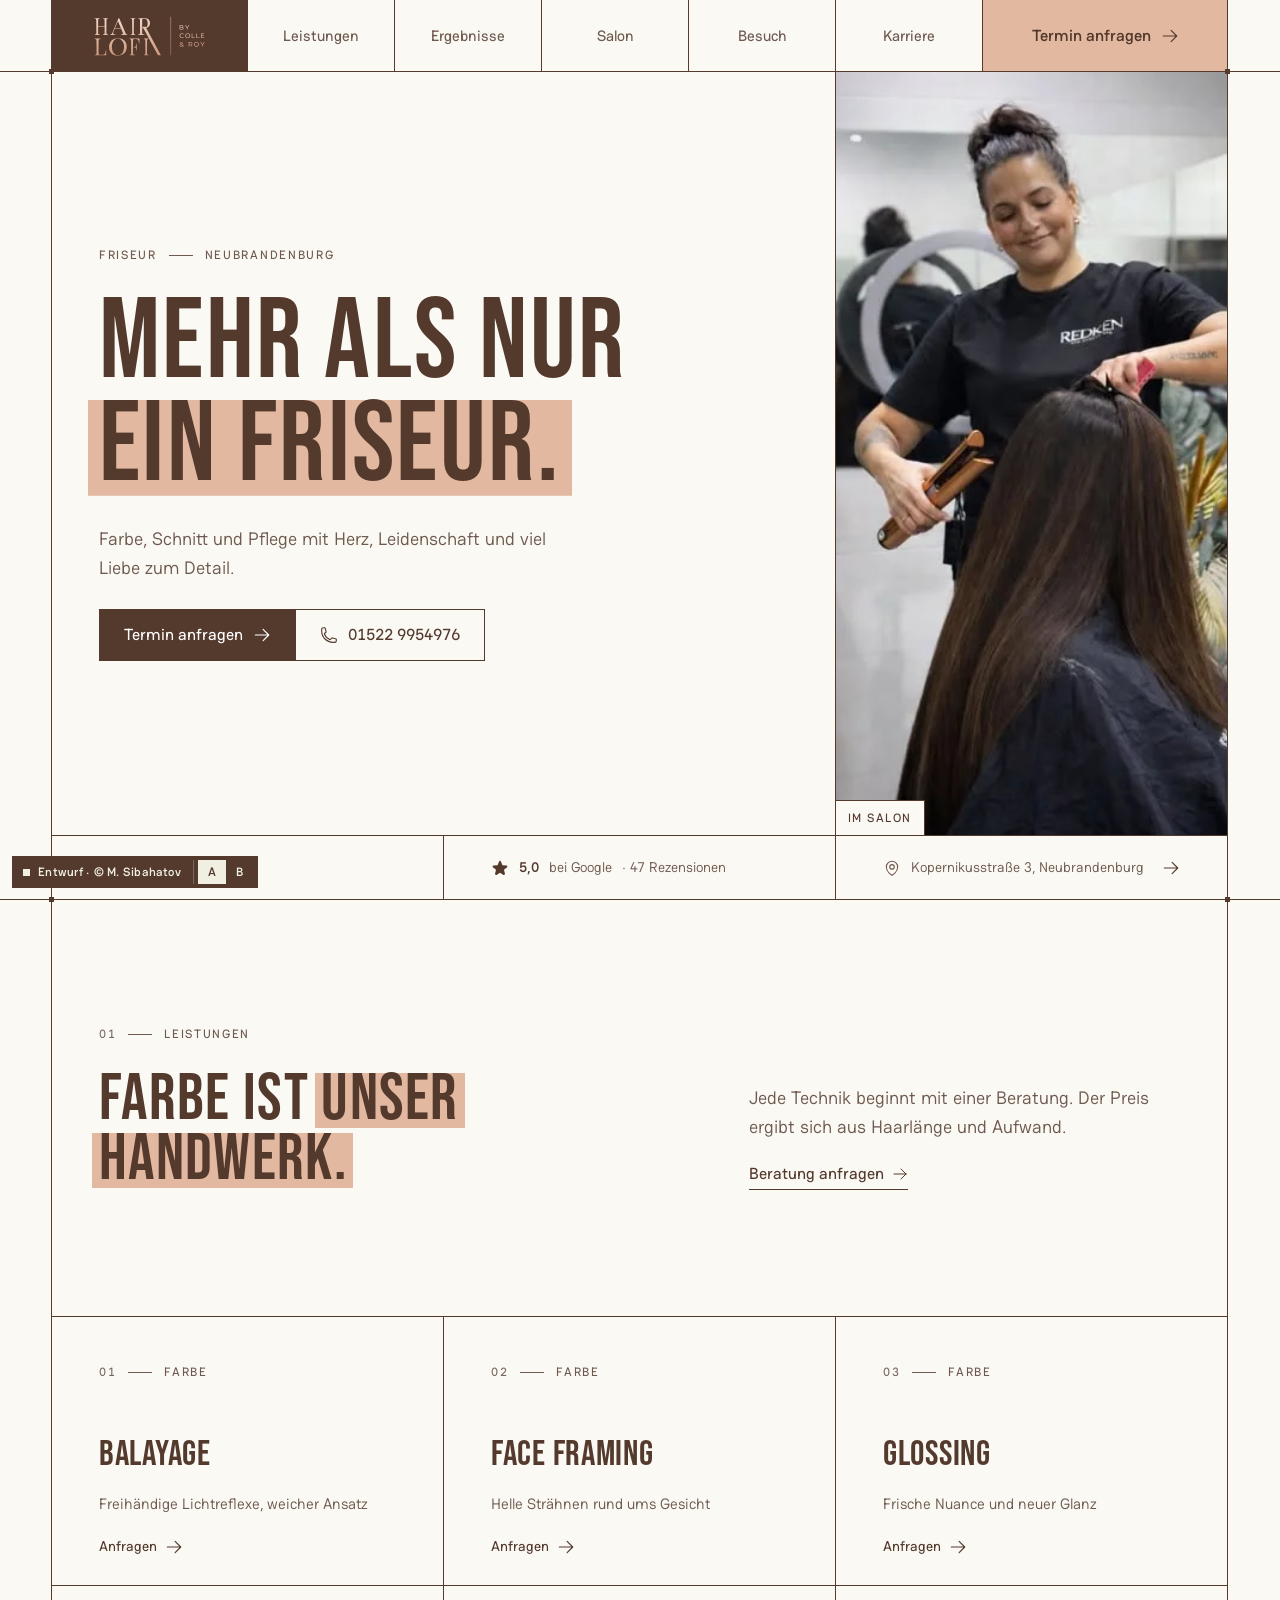
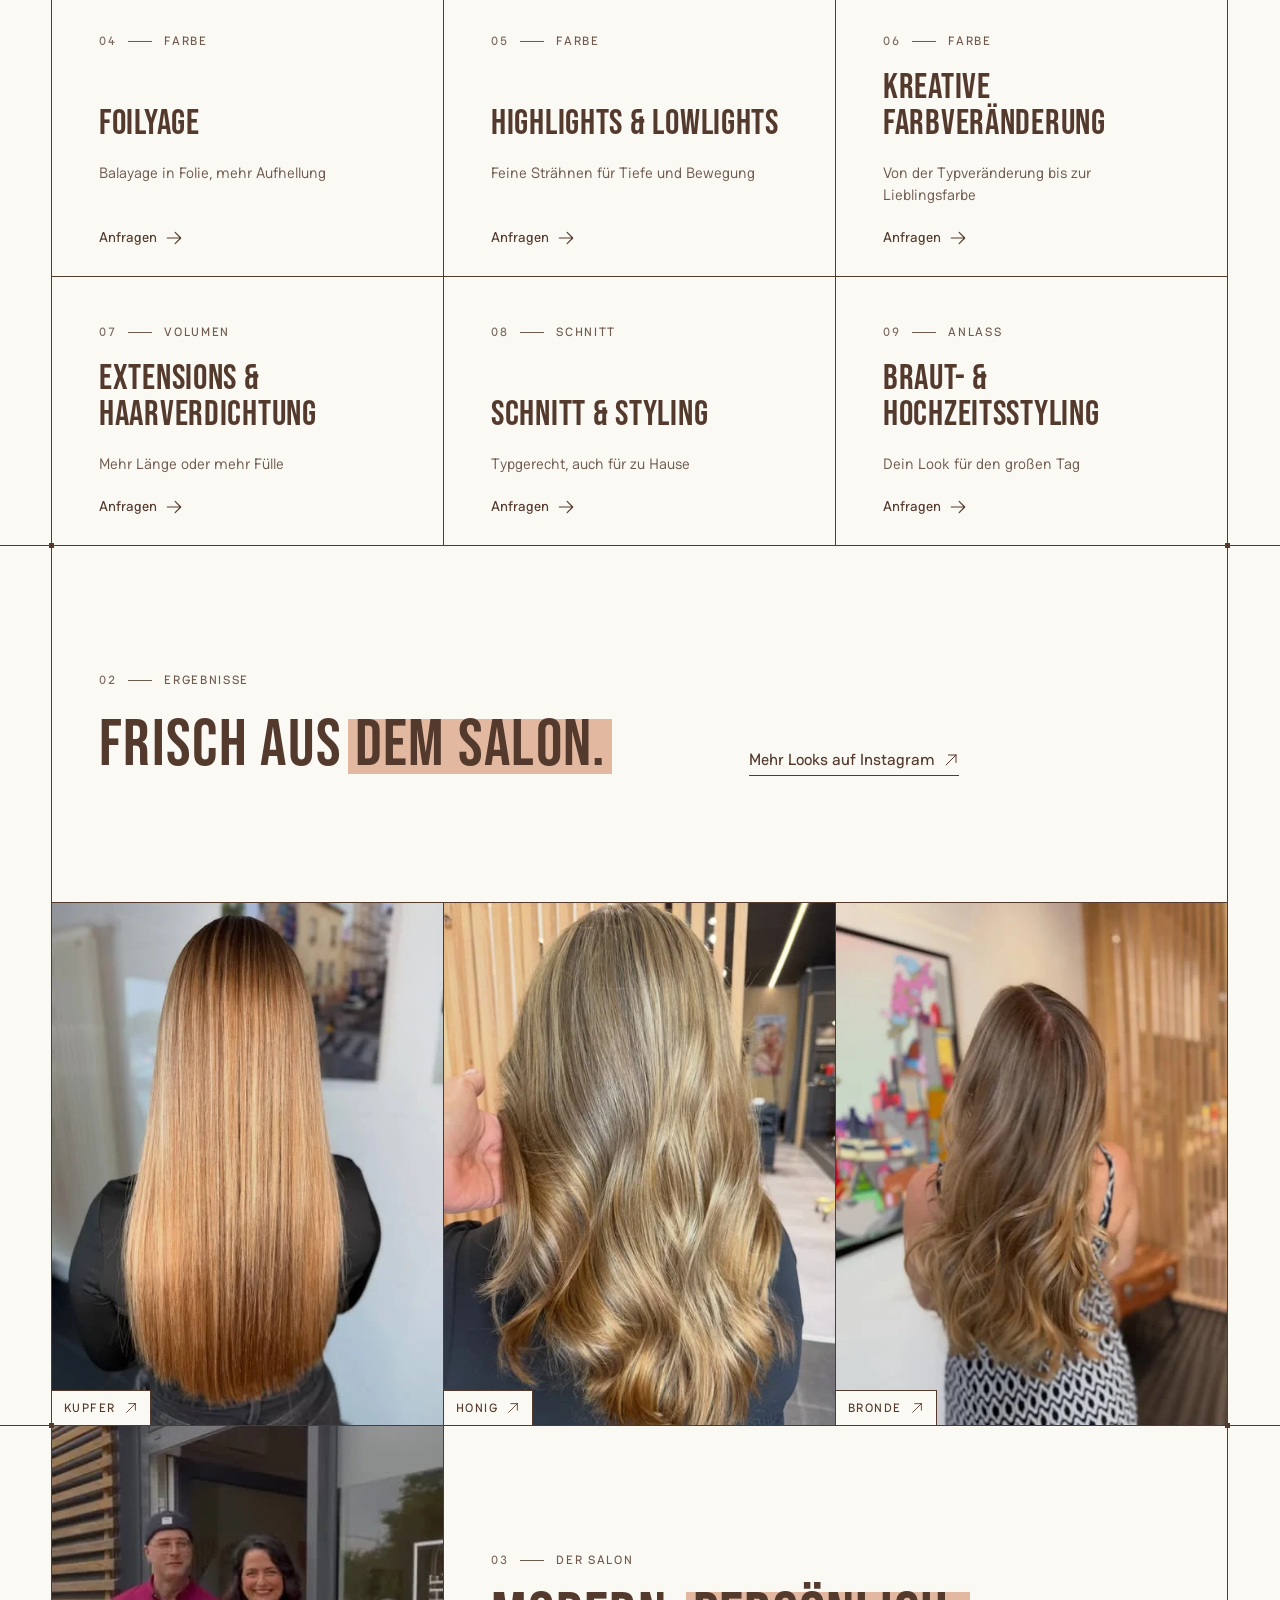
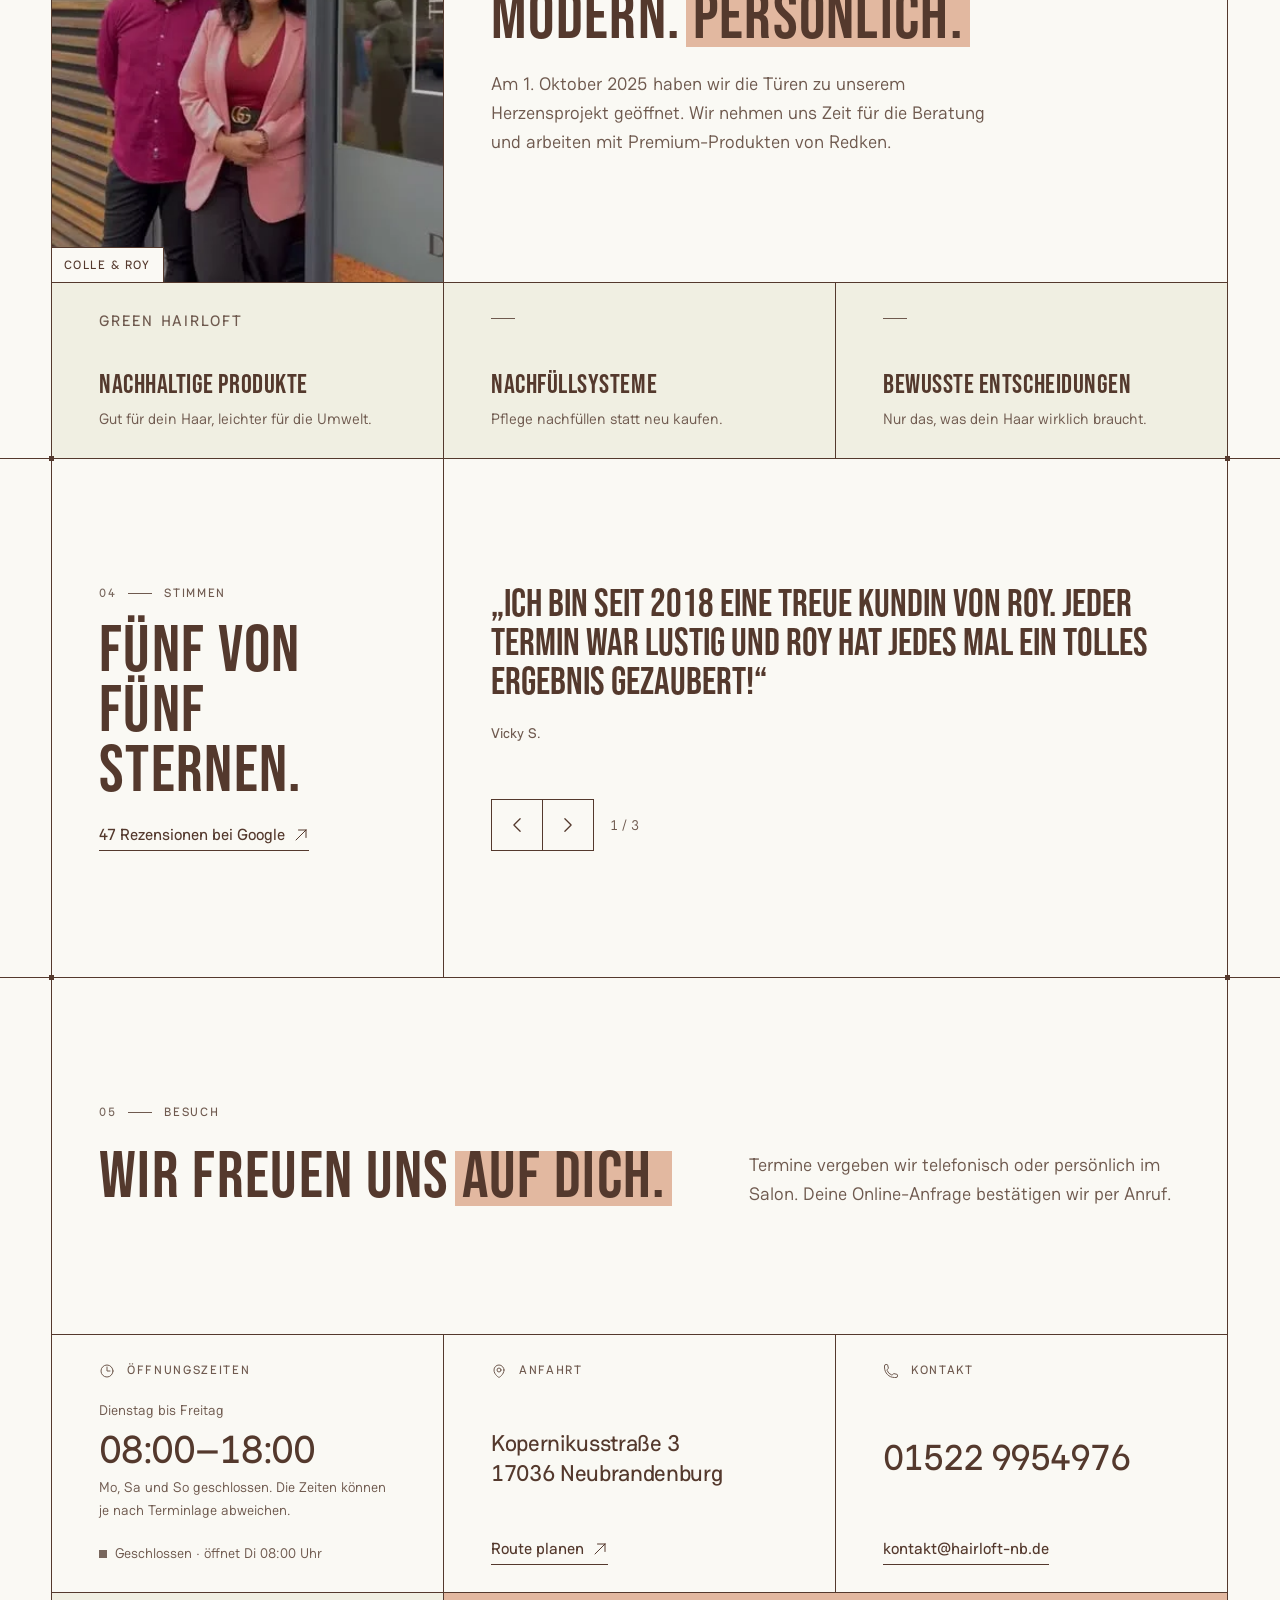
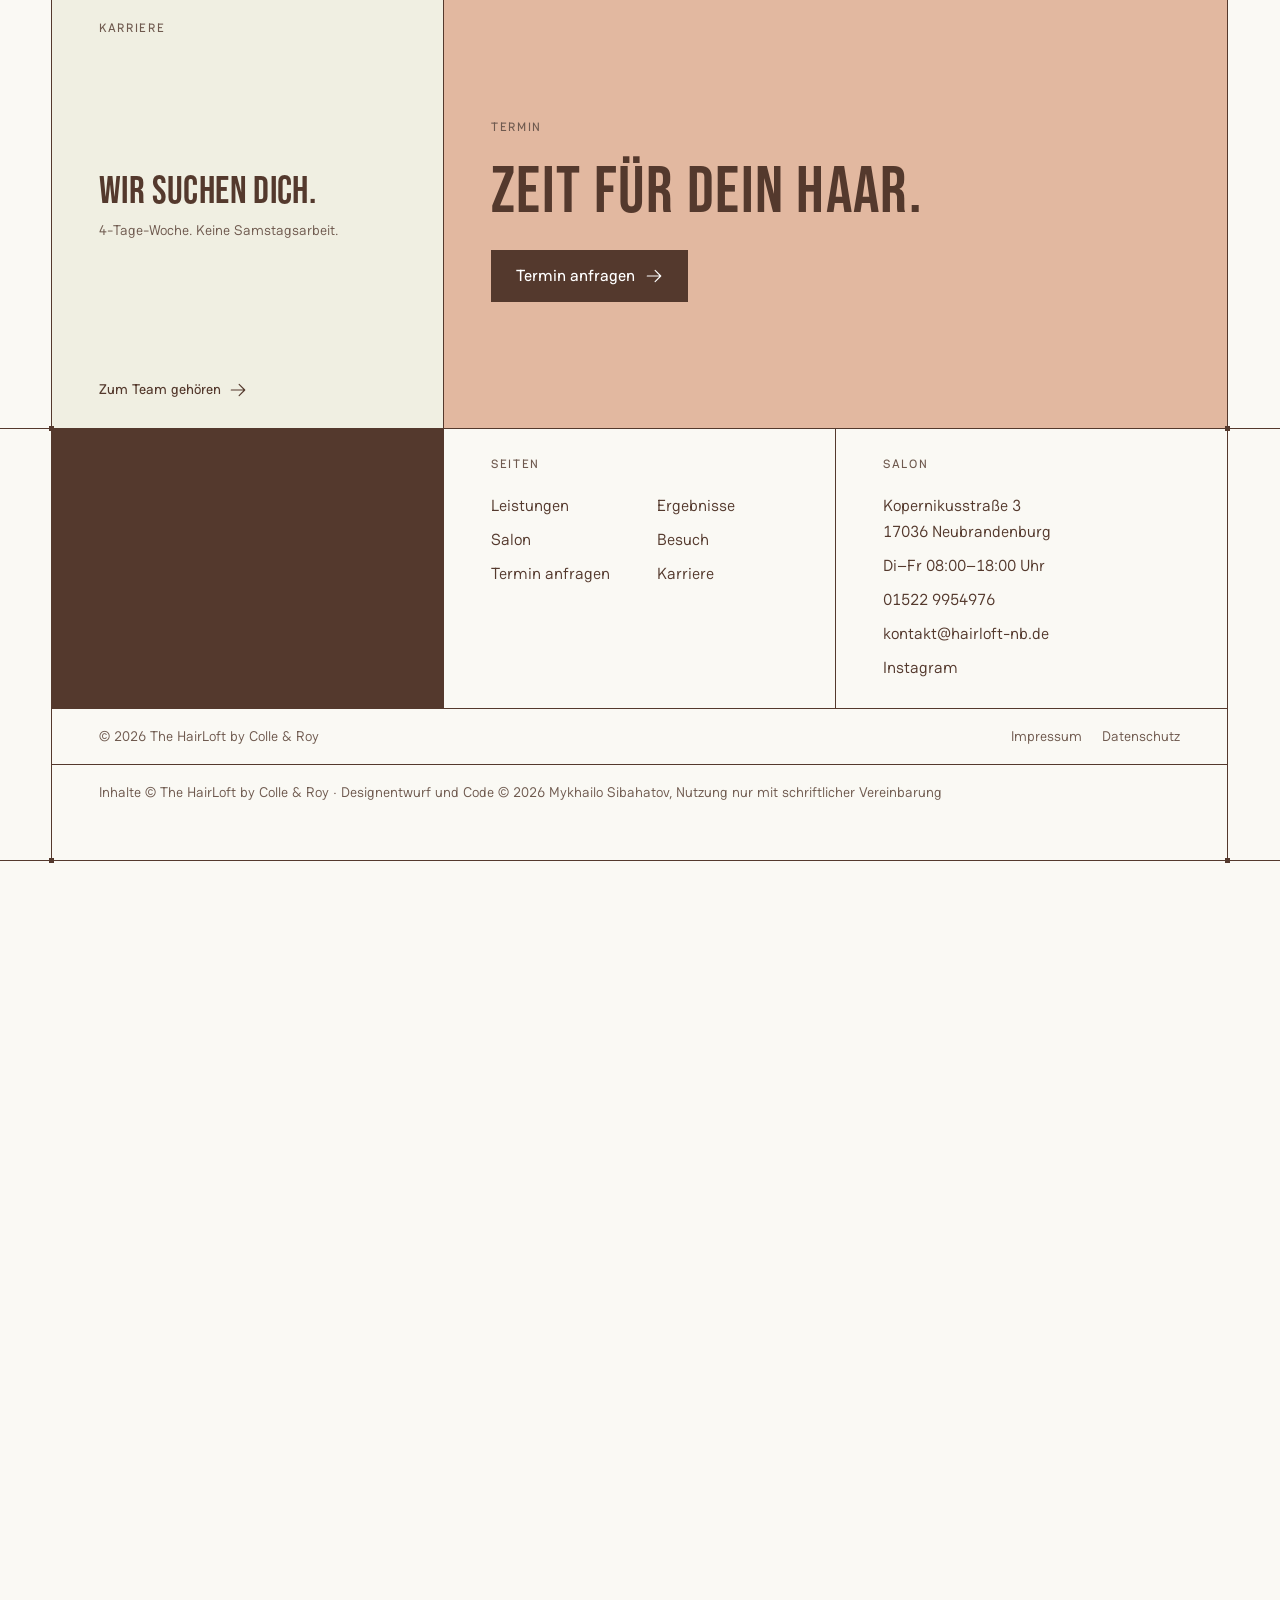
<file: v1/index.html>
<!doctype html>
<html lang="de">
<head>
<meta charset="utf-8">
<meta name="viewport" content="width=device-width, initial-scale=1">
<title>The HairLoft by Colle &amp; Roy · Entwurf A</title>
<meta name="robots" content="noindex">
<meta http-equiv="refresh" content="0; url=../">
<link rel="canonical" href="../">
</head>
<body>
<p><a href="../">Weiter zu Entwurf A</a></p>
</body>
</html>
</file>
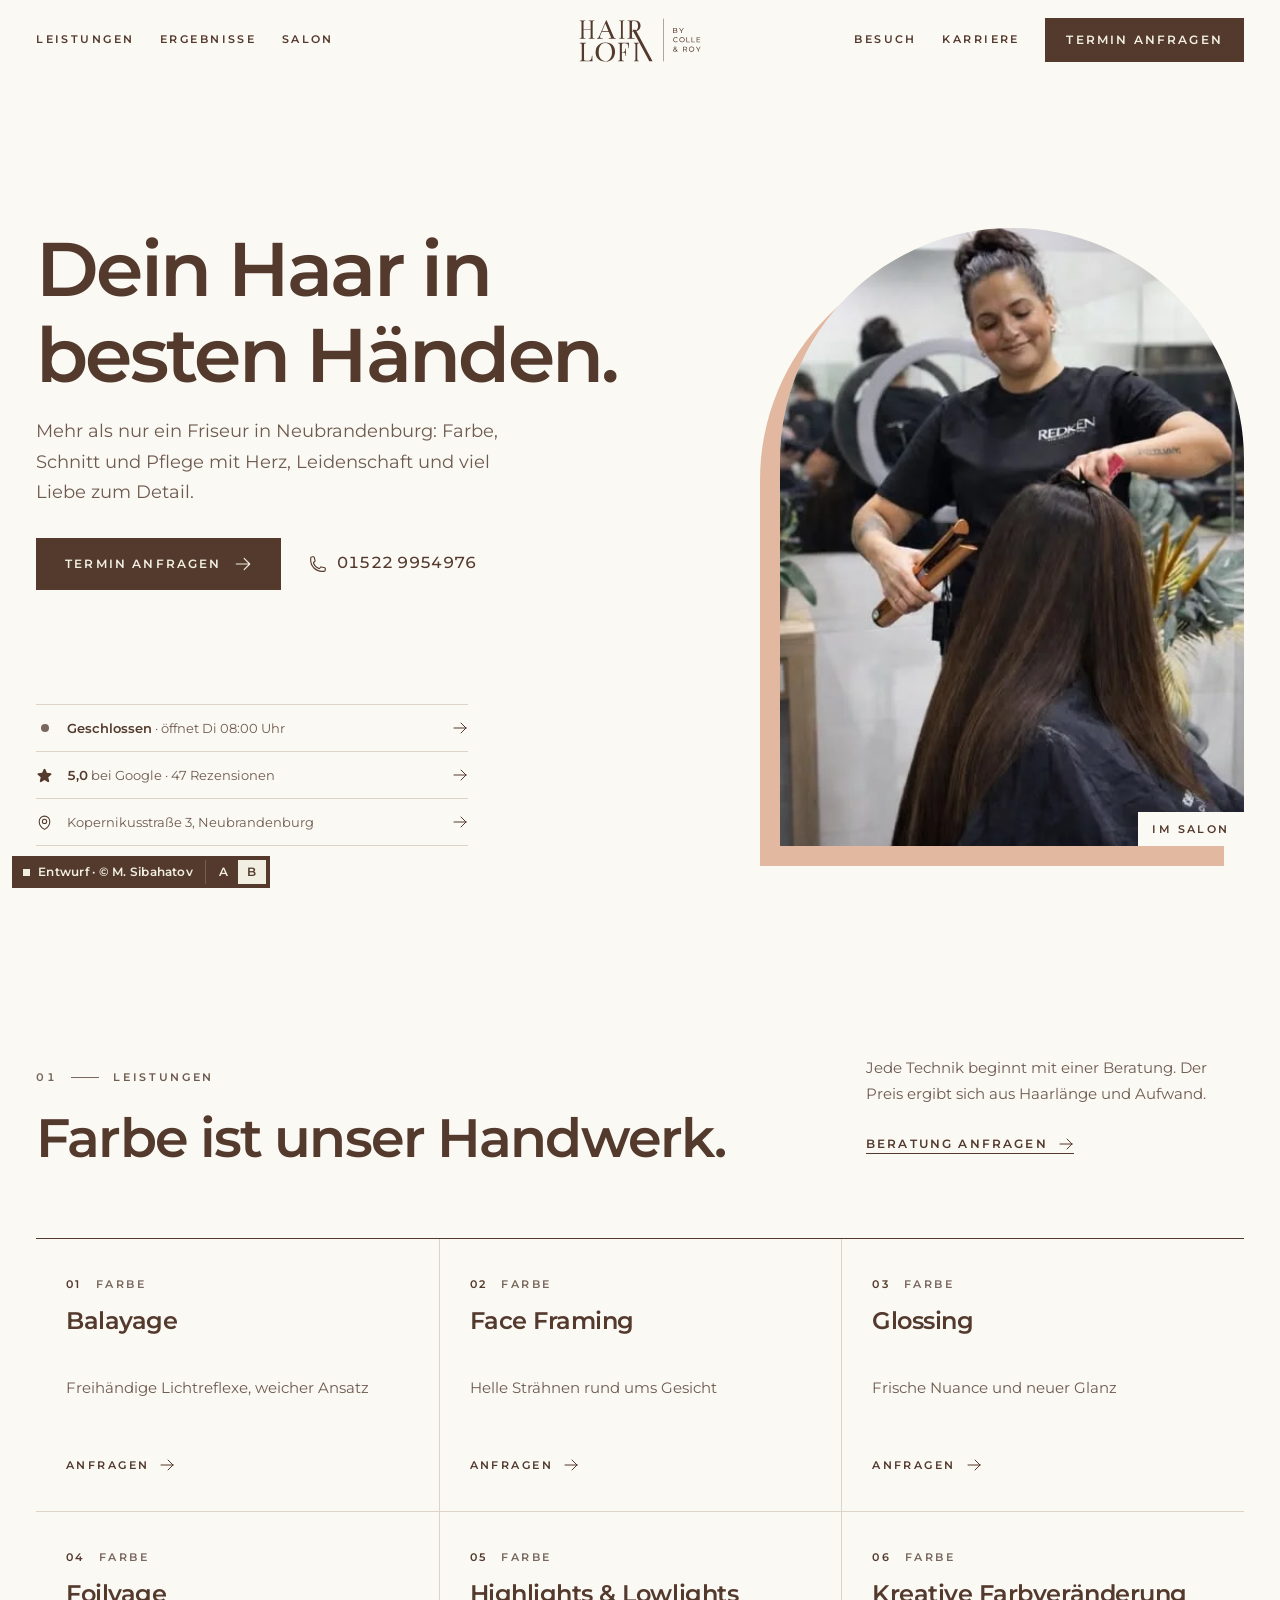
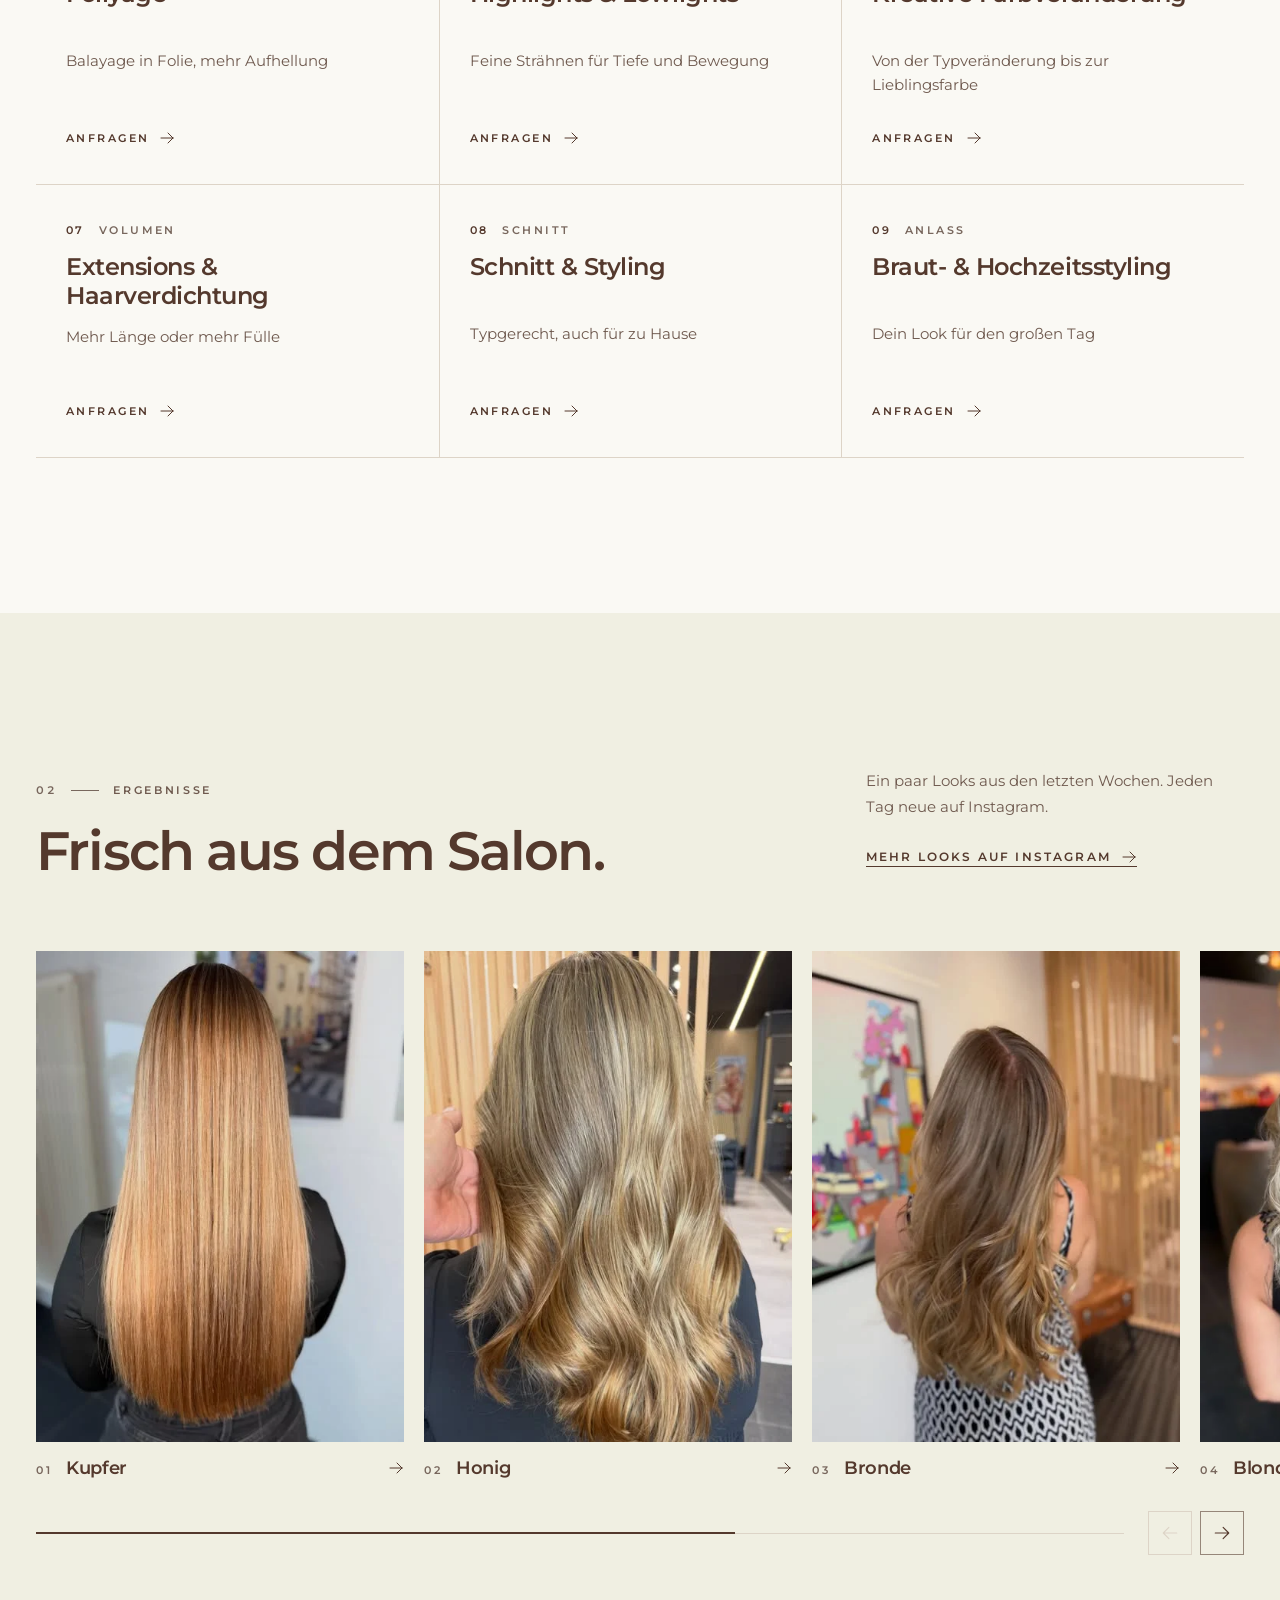
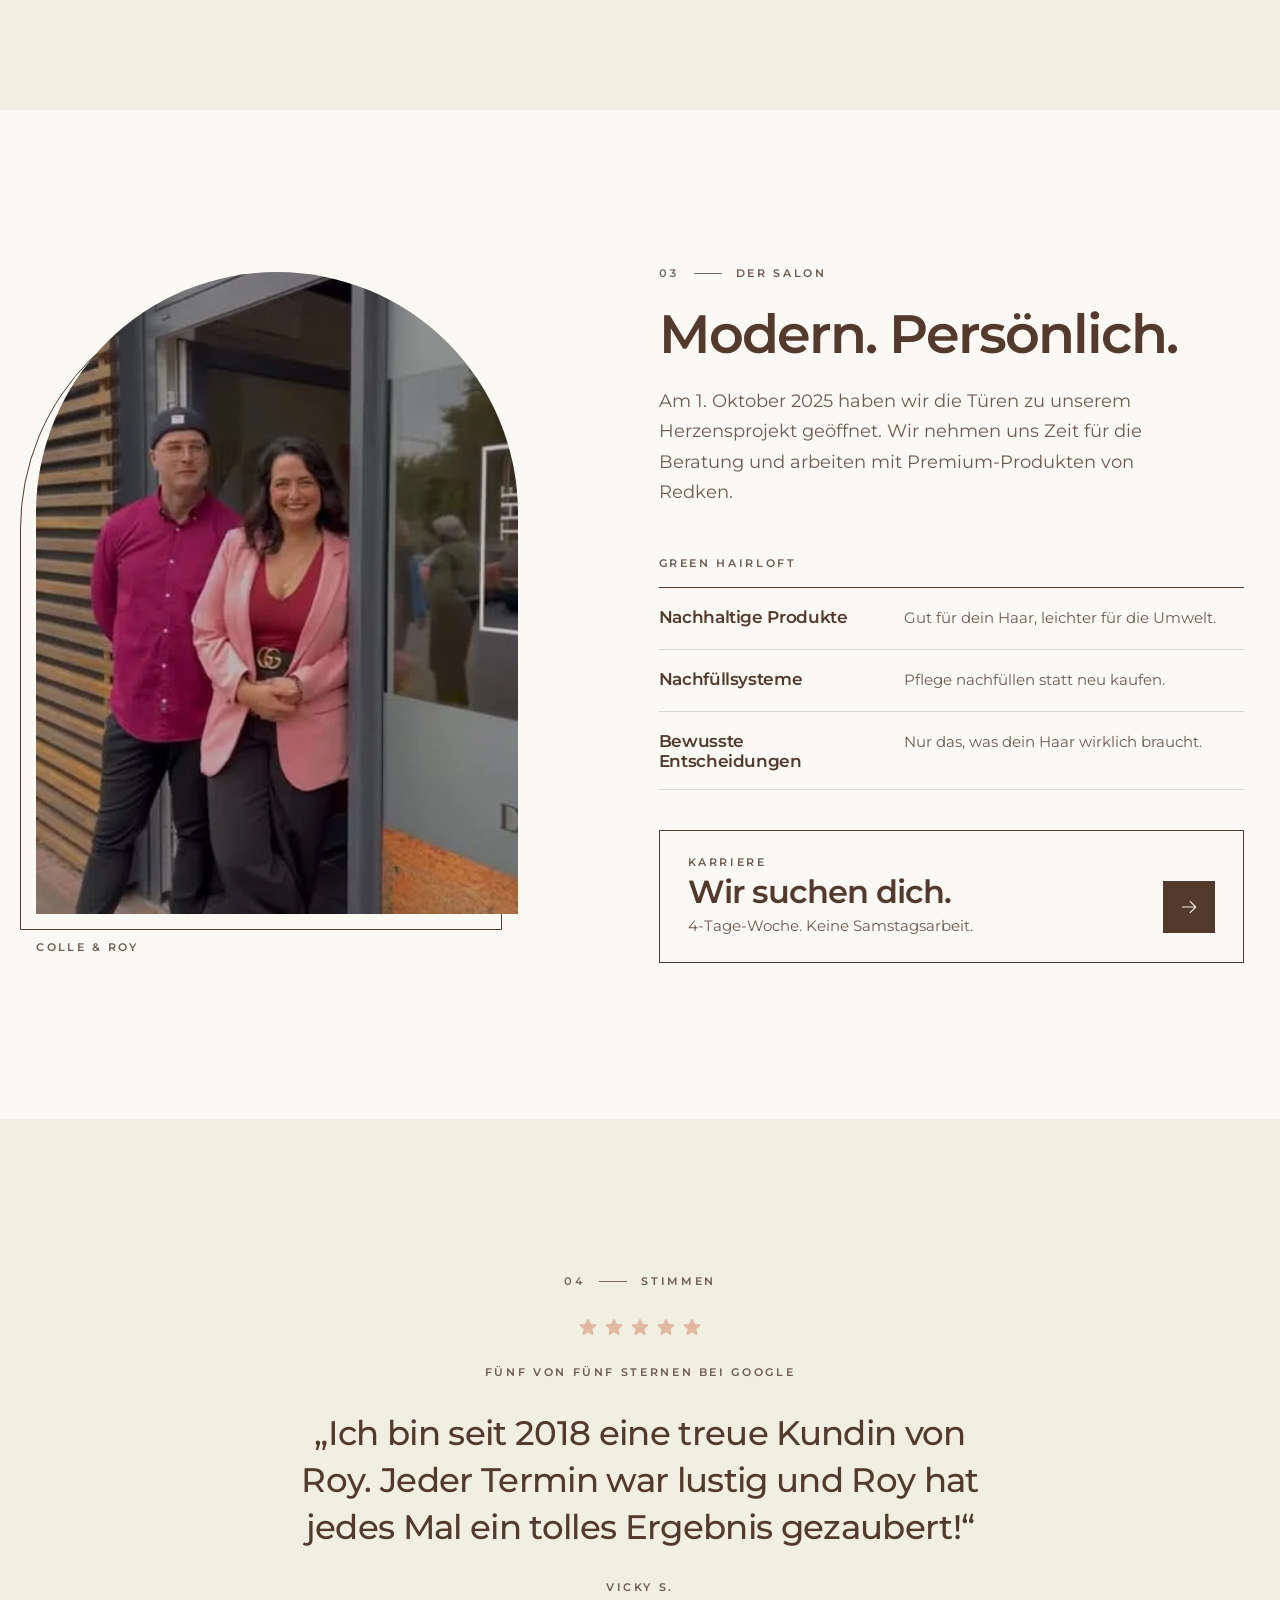
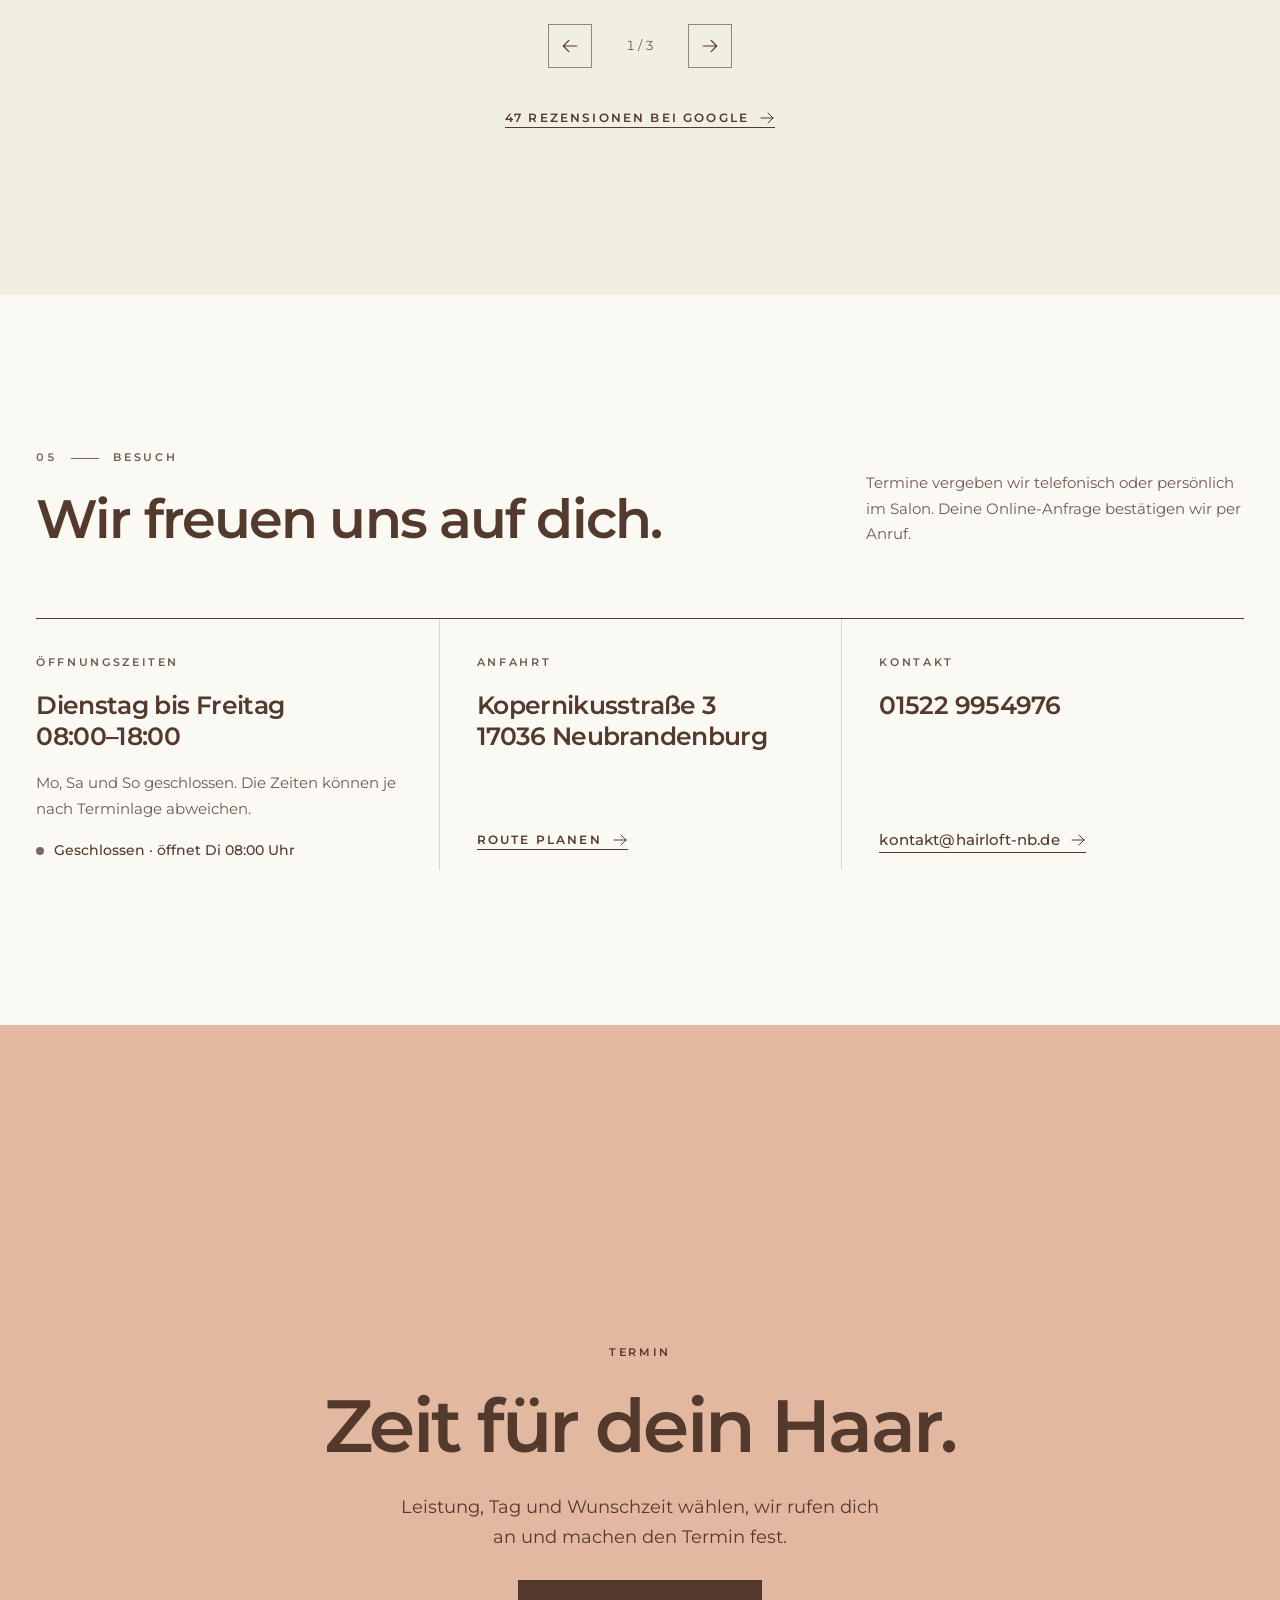
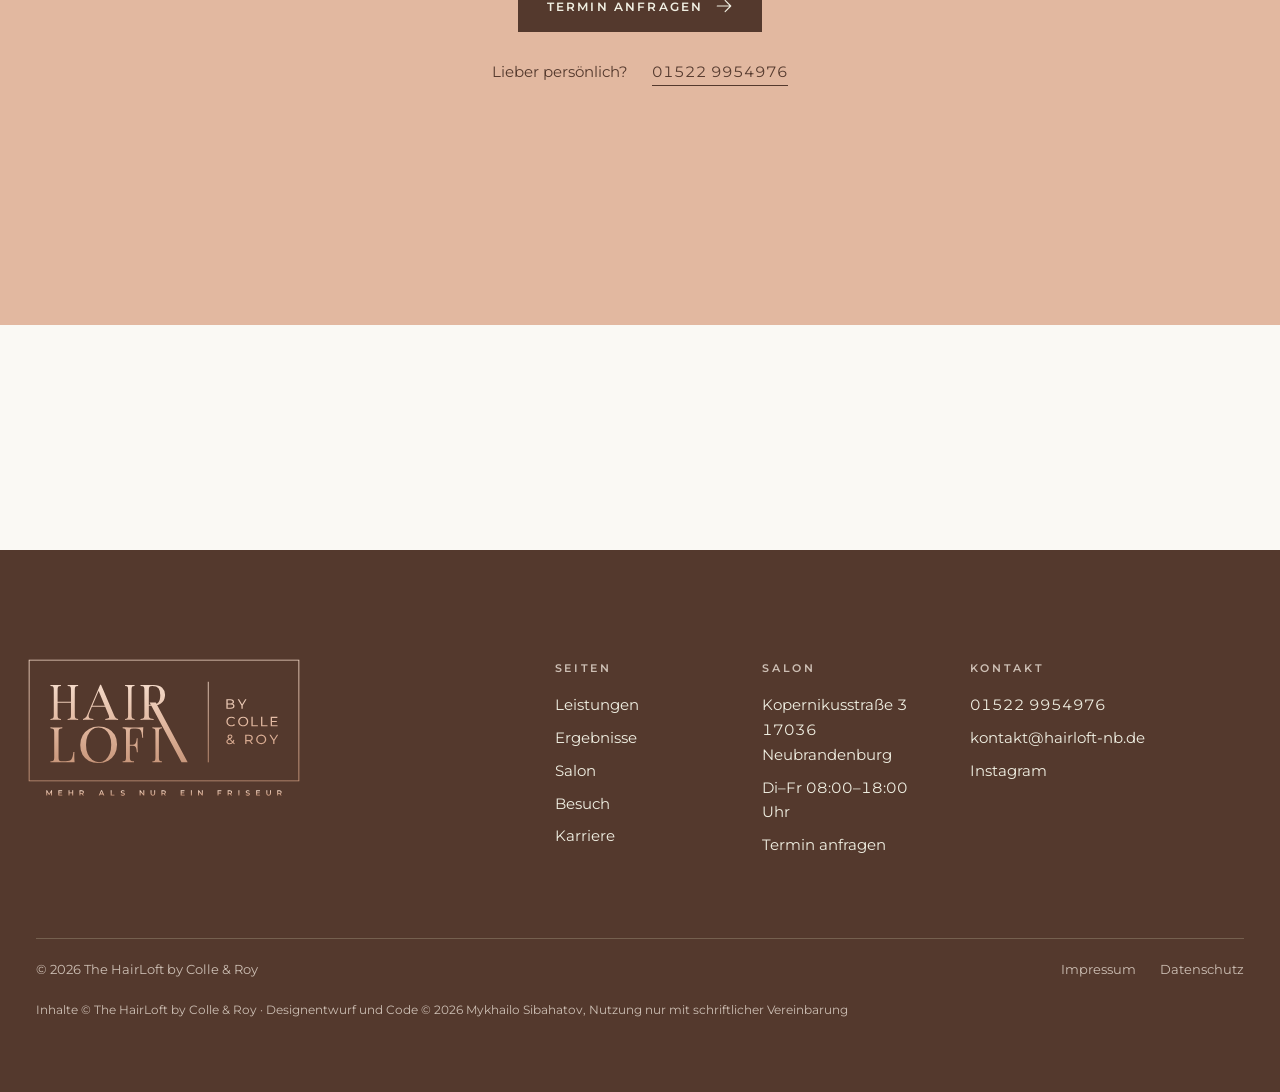
<file: v2/index.html>
<!doctype html>
<!--
  Designentwurf B „The HairLoft by Colle & Roy“, Neubrandenburg
  Gestaltung und Code © 2026 Mykhailo Sibahatov. Alle Rechte vorbehalten.
  Nur zur Ansicht. Kopieren, Veröffentlichen oder Weiterverwenden ohne schriftliche
  Vereinbarung ist nicht gestattet. Siehe LICENSE.
-->
<html lang="de">
<head>
<meta charset="utf-8">
<meta name="viewport" content="width=device-width, initial-scale=1, viewport-fit=cover">
<script>(function(d){d.className+=' js';d.style.setProperty('--screen',innerHeight+'px');setTimeout(function(){if(!window.HL2)d.classList.add('rv-fallback')},2500)})(document.documentElement);</script>
<title>The HairLoft by Colle &amp; Roy · Friseur in Neubrandenburg</title>
<meta name="description" content="The HairLoft by Colle &amp; Roy: dein Friseur in Neubrandenburg für Balayage, Face Framing, Glossing, Extensions und typgerechtes Styling. Kopernikusstraße 3, Di–Fr 08–18 Uhr.">
<meta name="robots" content="noindex">
<meta name="copyright" content="Designentwurf und Code © 2026 Mykhailo Sibahatov. Alle Rechte vorbehalten.">
<meta name="theme-color" content="#faf9f4">
<link rel="canonical" href="https://www.hairloft-nb.de/">
<link rel="icon" href="../assets/favicon.svg" type="image/svg+xml">
<link rel="preload" href="fonts/montserrat-vf.woff2" as="font" type="font/woff2" crossorigin>
<link rel="stylesheet" href="css/v2.css?v=3">
<meta property="og:type" content="website">
<meta property="og:title" content="The HairLoft by Colle &amp; Roy · Friseur in Neubrandenburg">
<meta property="og:description" content="Mehr als nur ein Friseur. Individuelle Farbtechniken, typgerechtes Styling und hochwertige Haarpflege in Neubrandenburg.">
<meta property="og:locale" content="de_DE">
<script type="application/ld+json">
{
  "@context": "https://schema.org",
  "@type": "HairSalon",
  "name": "The HairLoft by Colle & Roy",
  "slogan": "Mehr als nur ein Friseur",
  "url": "https://www.hairloft-nb.de/",
  "telephone": "+4915229954976",
  "email": "kontakt@hairloft-nb.de",
  "foundingDate": "2025-10-01",
  "address": {
    "@type": "PostalAddress",
    "streetAddress": "Kopernikusstraße 3",
    "postalCode": "17036",
    "addressLocality": "Neubrandenburg",
    "addressCountry": "DE"
  },
  "openingHoursSpecification": [{
    "@type": "OpeningHoursSpecification",
    "dayOfWeek": ["Tuesday", "Wednesday", "Thursday", "Friday"],
    "opens": "08:00",
    "closes": "18:00"
  }],
  "sameAs": ["https://www.instagram.com/the_hairloft_by_colle_roy_/"]
}
</script>
</head>
<body class="tail">
<a class="skip" href="#main">Zum Inhalt springen</a>
<!-- partial:sprite --><svg class="sprite" aria-hidden="true" focusable="false"><symbol id="i-phone" viewBox="0 0 24 24"><path d="M2.25 6.75c0 8.284 6.716 15 15 15h2.25a2.25 2.25 0 0 0 2.25-2.25v-1.372c0-.516-.351-.966-.852-1.091l-4.423-1.106c-.44-.11-.902.055-1.173.417l-.97 1.293c-.282.376-.769.542-1.21.38a12.035 12.035 0 0 1-7.143-7.143c-.162-.441.004-.928.38-1.21l1.293-.97c.363-.271.527-.734.417-1.173L6.963 3.102a1.125 1.125 0 0 0-1.091-.852H4.5A2.25 2.25 0 0 0 2.25 4.5v2.25Z"/></symbol><symbol id="i-paper-clip" viewBox="0 0 24 24"><path d="m18.375 12.739-7.693 7.693a4.5 4.5 0 0 1-6.364-6.364l10.94-10.94A3 3 0 1 1 19.5 7.372L8.552 18.32m.009-.01-.01.01m5.699-9.941-7.81 7.81a1.5 1.5 0 0 0 2.112 2.13"/></symbol><symbol id="i-document-text" viewBox="0 0 24 24"><path d="M19.5 14.25v-2.625a3.375 3.375 0 0 0-3.375-3.375h-1.5A1.125 1.125 0 0 1 13.5 7.125v-1.5a3.375 3.375 0 0 0-3.375-3.375H8.25m0 12.75h7.5m-7.5 3H12M10.5 2.25H5.625c-.621 0-1.125.504-1.125 1.125v17.25c0 .621.504 1.125 1.125 1.125h12.75c.621 0 1.125-.504 1.125-1.125V11.25a9 9 0 0 0-9-9Z"/></symbol><symbol id="i-arrow-right" viewBox="0 0 24 24"><path d="M13.5 4.5 21 12m0 0-7.5 7.5M21 12H3"/></symbol><symbol id="i-arrow-left" viewBox="0 0 24 24"><path d="M10.5 19.5 3 12m0 0 7.5-7.5M3 12h18"/></symbol><symbol id="i-arrow-up-right" viewBox="0 0 24 24"><path d="m4.5 19.5 15-15m0 0H8.25m11.25 0v11.25"/></symbol><symbol id="i-arrow-long-right" viewBox="0 0 24 24"><path d="M17.25 8.25 21 12m0 0-3.75 3.75M21 12H3"/></symbol><symbol id="i-map-pin" viewBox="0 0 24 24"><path d="M15 10.5a3 3 0 1 1-6 0 3 3 0 0 1 6 0Z"/><path d="M19.5 10.5c0 7.142-7.5 11.25-7.5 11.25S4.5 17.642 4.5 10.5a7.5 7.5 0 1 1 15 0Z"/></symbol><symbol id="i-clock" viewBox="0 0 24 24"><path d="M12 6v6h4.5m4.5 0a9 9 0 1 1-18 0 9 9 0 0 1 18 0Z"/></symbol><symbol id="i-check" viewBox="0 0 24 24"><path d="m4.5 12.75 6 6 9-13.5"/></symbol><symbol id="i-x-mark" viewBox="0 0 24 24"><path d="M6 18 18 6M6 6l12 12"/></symbol><symbol id="i-chevron-left" viewBox="0 0 24 24"><path d="M15.75 19.5 8.25 12l7.5-7.5"/></symbol><symbol id="i-chevron-right" viewBox="0 0 24 24"><path d="m8.25 4.5 7.5 7.5-7.5 7.5"/></symbol><symbol id="i-calendar-days" viewBox="0 0 24 24"><path d="M6.75 3v2.25M17.25 3v2.25M3 18.75V7.5a2.25 2.25 0 0 1 2.25-2.25h13.5A2.25 2.25 0 0 1 21 7.5v11.25m-18 0A2.25 2.25 0 0 0 5.25 21h13.5A2.25 2.25 0 0 0 21 18.75m-18 0v-7.5A2.25 2.25 0 0 1 5.25 9h13.5A2.25 2.25 0 0 1 21 11.25v7.5m-9-6h.008v.008H12v-.008ZM12 15h.008v.008H12V15Zm0 2.25h.008v.008H12v-.008ZM9.75 15h.008v.008H9.75V15Zm0 2.25h.008v.008H9.75v-.008ZM7.5 15h.008v.008H7.5V15Zm0 2.25h.008v.008H7.5v-.008Zm6.75-4.5h.008v.008h-.008v-.008Zm0 2.25h.008v.008h-.008V15Zm0 2.25h.008v.008h-.008v-.008Zm2.25-4.5h.008v.008H16.5v-.008Zm0 2.25h.008v.008H16.5V15Z"/></symbol><symbol id="i-envelope" viewBox="0 0 24 24"><path d="M21.75 6.75v10.5a2.25 2.25 0 0 1-2.25 2.25h-15a2.25 2.25 0 0 1-2.25-2.25V6.75m19.5 0A2.25 2.25 0 0 0 19.5 4.5h-15a2.25 2.25 0 0 0-2.25 2.25m19.5 0v.243a2.25 2.25 0 0 1-1.07 1.916l-7.5 4.615a2.25 2.25 0 0 1-2.36 0L3.32 8.91a2.25 2.25 0 0 1-1.07-1.916V6.75"/></symbol><symbol id="i-sparkles" viewBox="0 0 24 24"><path d="M9.813 15.904 9 18.75l-.813-2.846a4.5 4.5 0 0 0-3.09-3.09L2.25 12l2.846-.813a4.5 4.5 0 0 0 3.09-3.09L9 5.25l.813 2.846a4.5 4.5 0 0 0 3.09 3.09L15.75 12l-2.846.813a4.5 4.5 0 0 0-3.09 3.09ZM18.259 8.715 18 9.75l-.259-1.035a3.375 3.375 0 0 0-2.455-2.456L14.25 6l1.036-.259a3.375 3.375 0 0 0 2.455-2.456L18 2.25l.259 1.035a3.375 3.375 0 0 0 2.456 2.456L21.75 6l-1.035.259a3.375 3.375 0 0 0-2.456 2.456ZM16.894 20.567 16.5 21.75l-.394-1.183a2.25 2.25 0 0 0-1.423-1.423L13.5 18.75l1.183-.394a2.25 2.25 0 0 0 1.423-1.423l.394-1.183.394 1.183a2.25 2.25 0 0 0 1.423 1.423l1.183.394-1.183.394a2.25 2.25 0 0 0-1.423 1.423Z"/></symbol><symbol id="i-heart" viewBox="0 0 24 24"><path d="M21 8.25c0-2.485-2.099-4.5-4.688-4.5-1.935 0-3.597 1.126-4.312 2.733-.715-1.607-2.377-2.733-4.313-2.733C5.1 3.75 3 5.765 3 8.25c0 7.22 9 12 9 12s9-4.78 9-12Z"/></symbol><symbol id="i-academic-cap" viewBox="0 0 24 24"><path d="M4.26 10.147a60.438 60.438 0 0 0-.491 6.347A48.62 48.62 0 0 1 12 20.904a48.62 48.62 0 0 1 8.232-4.41 60.46 60.46 0 0 0-.491-6.347m-15.482 0a50.636 50.636 0 0 0-2.658-.813A59.906 59.906 0 0 1 12 3.493a59.903 59.903 0 0 1 10.399 5.84c-.896.248-1.783.52-2.658.814m-15.482 0A50.717 50.717 0 0 1 12 13.489a50.702 50.702 0 0 1 7.74-3.342M6.75 15a.75.75 0 1 0 0-1.5.75.75 0 0 0 0 1.5Zm0 0v-3.675A55.378 55.378 0 0 1 12 8.443m-7.007 11.55A5.981 5.981 0 0 0 6.75 15.75v-1.5"/></symbol><symbol id="i-banknotes" viewBox="0 0 24 24"><path d="M2.25 18.75a60.07 60.07 0 0 1 15.797 2.101c.727.198 1.453-.342 1.453-1.096V18.75M3.75 4.5v.75A.75.75 0 0 1 3 6h-.75m0 0v-.375c0-.621.504-1.125 1.125-1.125H20.25M2.25 6v9m18-10.5v.75c0 .414.336.75.75.75h.75m-1.5-1.5h.375c.621 0 1.125.504 1.125 1.125v9.75c0 .621-.504 1.125-1.125 1.125h-.375m1.5-1.5H21a.75.75 0 0 0-.75.75v.75m0 0H3.75m0 0h-.375a1.125 1.125 0 0 1-1.125-1.125V15m1.5 1.5v-.75A.75.75 0 0 0 3 15h-.75M15 10.5a3 3 0 1 1-6 0 3 3 0 0 1 6 0Zm3 0h.008v.008H18V10.5Zm-12 0h.008v.008H6V10.5Z"/></symbol><symbol id="i-user-group" viewBox="0 0 24 24"><path d="M18 18.72a9.094 9.094 0 0 0 3.741-.479 3 3 0 0 0-4.682-2.72m.94 3.198.001.031c0 .225-.012.447-.037.666A11.944 11.944 0 0 1 12 21c-2.17 0-4.207-.576-5.963-1.584A6.062 6.062 0 0 1 6 18.719m12 0a5.971 5.971 0 0 0-.941-3.197m0 0A5.995 5.995 0 0 0 12 12.75a5.995 5.995 0 0 0-5.058 2.772m0 0a3 3 0 0 0-4.681 2.72 8.986 8.986 0 0 0 3.74.477m.94-3.197a5.971 5.971 0 0 0-.94 3.197M15 6.75a3 3 0 1 1-6 0 3 3 0 0 1 6 0Zm6 3a2.25 2.25 0 1 1-4.5 0 2.25 2.25 0 0 1 4.5 0Zm-13.5 0a2.25 2.25 0 1 1-4.5 0 2.25 2.25 0 0 1 4.5 0Z"/></symbol><symbol id="i-arrow-path" viewBox="0 0 24 24"><path d="M16.023 9.348h4.992v-.001M2.985 19.644v-4.992m0 0h4.992m-4.993 0 3.181 3.183a8.25 8.25 0 0 0 13.803-3.7M4.031 9.865a8.25 8.25 0 0 1 13.803-3.7l3.181 3.182m0-4.991v4.99"/></symbol><symbol id="i-scissors" viewBox="0 0 24 24"><path d="m7.848 8.25 1.536.887M7.848 8.25a3 3 0 1 1-5.196-3 3 3 0 0 1 5.196 3Zm1.536.887a2.165 2.165 0 0 1 1.083 1.839c.005.351.054.695.14 1.024M9.384 9.137l2.077 1.199M7.848 15.75l1.536-.887m-1.536.887a3 3 0 1 1-5.196 3 3 3 0 0 1 5.196-3Zm1.536-.887a2.165 2.165 0 0 0 1.083-1.838c.005-.352.054-.695.14-1.025m-1.223 2.863 2.077-1.199m0-3.328a4.323 4.323 0 0 1 2.068-1.379l5.325-1.628a4.5 4.5 0 0 1 2.48-.044l.803.215-7.794 4.5m-2.882-1.664A4.33 4.33 0 0 0 10.607 12m3.736 0 7.794 4.5-.802.215a4.5 4.5 0 0 1-2.48-.043l-5.326-1.629a4.324 4.324 0 0 1-2.068-1.379M14.343 12l-2.882 1.664"/></symbol><symbol id="i-sun" viewBox="0 0 24 24"><path d="M12 3v2.25m6.364.386-1.591 1.591M21 12h-2.25m-.386 6.364-1.591-1.591M12 18.75V21m-4.773-4.227-1.591 1.591M5.25 12H3m4.227-4.773L5.636 5.636M15.75 12a3.75 3.75 0 1 1-7.5 0 3.75 3.75 0 0 1 7.5 0Z"/></symbol><symbol id="i-check-badge" viewBox="0 0 24 24"><path d="M9 12.75 11.25 15 15 9.75M21 12c0 1.268-.63 2.39-1.593 3.068a3.745 3.745 0 0 1-1.043 3.296 3.745 3.745 0 0 1-3.296 1.043A3.745 3.745 0 0 1 12 21c-1.268 0-2.39-.63-3.068-1.593a3.746 3.746 0 0 1-3.296-1.043 3.745 3.745 0 0 1-1.043-3.296A3.745 3.745 0 0 1 3 12c0-1.268.63-2.39 1.593-3.068a3.745 3.745 0 0 1 1.043-3.296 3.746 3.746 0 0 1 3.296-1.043A3.746 3.746 0 0 1 12 3c1.268 0 2.39.63 3.068 1.593a3.746 3.746 0 0 1 3.296 1.043 3.746 3.746 0 0 1 1.043 3.296A3.745 3.745 0 0 1 21 12Z"/></symbol><symbol id="i-globe-europe-africa" viewBox="0 0 24 24"><path d="m20.893 13.393-1.135-1.135a2.252 2.252 0 0 1-.421-.585l-1.08-2.16a.414.414 0 0 0-.663-.107.827.827 0 0 1-.812.21l-1.273-.363a.89.89 0 0 0-.738 1.595l.587.39c.59.395.674 1.23.172 1.732l-.2.2c-.212.212-.33.498-.33.796v.41c0 .409-.11.809-.32 1.158l-1.315 2.191a2.11 2.11 0 0 1-1.81 1.025 1.055 1.055 0 0 1-1.055-1.055v-1.172c0-.92-.56-1.747-1.414-2.089l-.655-.261a2.25 2.25 0 0 1-1.383-2.46l.007-.042a2.25 2.25 0 0 1 .29-.787l.09-.15a2.25 2.25 0 0 1 2.37-1.048l1.178.236a1.125 1.125 0 0 0 1.302-.795l.208-.73a1.125 1.125 0 0 0-.578-1.315l-.665-.332-.091.091a2.25 2.25 0 0 1-1.591.659h-.18c-.249 0-.487.1-.662.274a.931.931 0 0 1-1.458-1.137l1.411-2.353a2.25 2.25 0 0 0 .286-.76m11.928 9.869A9 9 0 0 0 8.965 3.525m11.928 9.868A9 9 0 1 1 8.965 3.525"/></symbol><symbol id="i-chat-bubble-left-right" viewBox="0 0 24 24"><path d="M20.25 8.511c.884.284 1.5 1.128 1.5 2.097v4.286c0 1.136-.847 2.1-1.98 2.193-.34.027-.68.052-1.02.072v3.091l-3-3c-1.354 0-2.694-.055-4.02-.163a2.115 2.115 0 0 1-.825-.242m9.345-8.334a2.126 2.126 0 0 0-.476-.095 48.64 48.64 0 0 0-8.048 0c-1.131.094-1.976 1.057-1.976 2.192v4.286c0 .837.46 1.58 1.155 1.951m9.345-8.334V6.637c0-1.621-1.152-3.026-2.76-3.235A48.455 48.455 0 0 0 11.25 3c-2.115 0-4.198.137-6.24.402-1.608.209-2.76 1.614-2.76 3.235v6.226c0 1.621 1.152 3.026 2.76 3.235.577.075 1.157.14 1.74.194V21l4.155-4.155"/></symbol><symbol id="i-camera" viewBox="0 0 24 24"><path d="M6.827 6.175A2.31 2.31 0 0 1 5.186 7.23c-.38.054-.757.112-1.134.175C2.999 7.58 2.25 8.507 2.25 9.574V18a2.25 2.25 0 0 0 2.25 2.25h15A2.25 2.25 0 0 0 21.75 18V9.574c0-1.067-.75-1.994-1.802-2.169a47.865 47.865 0 0 0-1.134-.175 2.31 2.31 0 0 1-1.64-1.055l-.822-1.316a2.192 2.192 0 0 0-1.736-1.039 48.774 48.774 0 0 0-5.232 0 2.192 2.192 0 0 0-1.736 1.039l-.821 1.316Z"/><path d="M16.5 12.75a4.5 4.5 0 1 1-9 0 4.5 4.5 0 0 1 9 0ZM18.75 10.5h.008v.008h-.008V10.5Z"/></symbol><symbol id="i-star-solid" viewBox="0 0 24 24"><path fill-rule="evenodd" d="M10.788 3.21c.448-1.077 1.976-1.077 2.424 0l2.082 5.006 5.404.434c1.164.093 1.636 1.545.749 2.305l-4.117 3.527 1.257 5.273c.271 1.136-.964 2.033-1.96 1.425L12 18.354 7.373 21.18c-.996.608-2.231-.29-1.96-1.425l1.257-5.273-4.117-3.527c-.887-.76-.415-2.212.749-2.305l5.404-.434 2.082-5.005Z" clip-rule="evenodd"/></symbol></svg><!-- /partial:sprite -->

<!-- partial:header -->
<header class="hdr" id="top">
  <nav class="wrap hdr__bar" aria-label="Hauptnavigation">
    <a class="hdr__logo" href="index.html" aria-label="The HairLoft by Colle &amp; Roy, zur Startseite"><img src="../assets/logo-ink.svg" alt="" width="121" height="44"></a>
    <div class="hdr__l">
      <a class="nav__link" href="index.html#leistungen"><span class="roll" data-roll>Leistungen</span></a>
      <a class="nav__link" href="index.html#ergebnisse"><span class="roll" data-roll>Ergebnisse</span></a>
      <a class="nav__link" href="index.html#salon"><span class="roll" data-roll>Salon</span></a>
    </div>
    <div class="hdr__r">
      <a class="nav__link" href="index.html#besuch"><span class="roll" data-roll>Besuch</span></a>
      <a class="nav__link" href="karriere.html"><span class="roll" data-roll>Karriere</span></a>
      <a class="btn btn--sm" href="termin.html" data-modal="book"><span>Termin anfragen</span></a>
    </div>
    <button class="nav__toggle" type="button" aria-expanded="false" aria-controls="menu" aria-label="Menü öffnen" data-desktop="(min-width: 62.5rem)"><span></span><span></span></button>
  </nav>
  <div class="menu" id="menu">
    <div class="menu__panel">
      <div class="menu__list">
        <a class="menu__row" href="index.html#leistungen"><span>Leistungen</span><svg class="i"><use href="#i-arrow-right"/></svg></a>
        <a class="menu__row" href="index.html#ergebnisse"><span>Ergebnisse</span><svg class="i"><use href="#i-arrow-right"/></svg></a>
        <a class="menu__row" href="index.html#salon"><span>Salon</span><svg class="i"><use href="#i-arrow-right"/></svg></a>
        <a class="menu__row" href="index.html#besuch"><span>Besuch</span><svg class="i"><use href="#i-arrow-right"/></svg></a>
        <a class="menu__row" href="karriere.html"><span>Karriere</span><svg class="i"><use href="#i-arrow-right"/></svg></a>
      </div>
      <p class="menu__status" data-status><span class="dot" aria-hidden="true"></span><span><span data-status-short>Di–Fr</span> <span data-status-rest>08–18 Uhr</span></span></p>
      <div class="menu__foot">
        <a class="btn" href="termin.html" data-modal="book"><svg class="i"><use href="#i-calendar-days"/></svg><span>Termin</span></a>
        <a class="btn btn--line" href="tel:+4915229954976"><svg class="i"><use href="#i-phone"/></svg><span>Anrufen</span></a>
      </div>
    </div>
  </div>
</header>
<a class="fab" href="termin.html" data-modal="book" aria-label="Termin anfragen"><svg class="i" aria-hidden="true"><use href="#i-calendar-days"/></svg></a>
<!-- /partial:header -->

<main id="main">

  <!-- Hero: one screen, pinned; the first section slides over it -->
  <section class="hero" aria-labelledby="hero-title">
    <div class="wrap hero__in">
      <div class="hero__text">
        <h1 id="hero-title" class="rv-lines" data-split>Dein Haar in besten Händen.</h1>
        <p class="lead rv" style="--i:2">Mehr als nur ein Friseur in Neubrandenburg: Farbe, Schnitt und Pflege mit Herz, Leidenschaft und viel Liebe zum Detail.</p>
        <div class="actions rv" style="--i:3">
          <a class="btn" href="termin.html" data-modal="book"><span>Termin anfragen</span><svg class="i i--go"><use href="#i-arrow-right"/></svg></a>
          <a class="tel" href="tel:+4915229954976" aria-label="Anrufen: 01522 9954976"><svg class="i"><use href="#i-phone"/></svg><span>01522 9954976</span></a>
        </div>
      </div>
      <ul class="hero__facts rv" style="--i:4">
        <li><a href="#besuch" data-status><span class="dot" aria-hidden="true"></span><span><strong data-status-short>Di–Fr</strong> <span data-status-rest>08–18 Uhr</span></span><svg class="i go"><use href="#i-arrow-right"/></svg></a></li>
        <li><a href="#stimmen"><svg class="i i--solid"><use href="#i-star-solid"/></svg><span><strong class="num">5,0</strong> bei Google · 47 Rezensionen</span><svg class="i go"><use href="#i-arrow-right"/></svg></a></li>
        <li><a href="#besuch"><svg class="i"><use href="#i-map-pin"/></svg><span>Kopernikusstraße 3, Neubrandenburg</span><svg class="i go"><use href="#i-arrow-right"/></svg></a></li>
      </ul>
      <figure class="hero__photo rv" style="--i:1">
        <div class="arch-set arch-set--rose">
          <div class="arch"><img src="../assets/img/stylistin-bei-der-arbeit.webp" alt="Stylistin glättet im HairLoft langes dunkles Haar" width="480" height="640" fetchpriority="high" style="object-position: 50% 22%" data-drift></div>
        </div>
        <figcaption class="hero__cap">Im Salon</figcaption>
      </figure>
    </div>
  </section>

  <!-- 01 Leistungen -->
  <section class="sec" id="leistungen" aria-labelledby="leistungen-title">
    <div class="wrap">
      <div class="sec__head">
        <div class="sec__title">
          <p class="eyebrow rv"><span class="no">01</span>Leistungen</p>
          <h2 id="leistungen-title" class="rv-lines" data-split>Farbe ist unser Handwerk.</h2>
        </div>
        <div class="sec__side rv" style="--i:2">
          <p class="note">Jede Technik beginnt mit einer Beratung. Der Preis ergibt sich aus Haarlänge und Aufwand.</p>
          <a class="link" href="termin.html?leistung=beratung" data-modal="book"><span>Beratung anfragen</span><svg class="i"><use href="#i-arrow-right"/></svg></a>
        </div>
      </div>
      <ul class="svcs">
        <li class="rv"><a class="svc" href="termin.html?leistung=balayage" data-modal="book">
          <span class="svc__k"><span class="no">01</span>Farbe</span>
          <h3 class="svc__t">Balayage</h3>
          <p class="svc__d">Freihändige Lichtreflexe, weicher Ansatz</p>
          <span class="svc__go"><span>Anfragen</span><svg class="i" aria-hidden="true"><use href="#i-arrow-right"/></svg></span>
        </a></li>
        <li class="rv" style="--i:1"><a class="svc" href="termin.html?leistung=face-framing" data-modal="book">
          <span class="svc__k"><span class="no">02</span>Farbe</span>
          <h3 class="svc__t">Face Framing</h3>
          <p class="svc__d">Helle Strähnen rund ums Gesicht</p>
          <span class="svc__go"><span>Anfragen</span><svg class="i" aria-hidden="true"><use href="#i-arrow-right"/></svg></span>
        </a></li>
        <li class="rv" style="--i:2"><a class="svc" href="termin.html?leistung=glossing" data-modal="book">
          <span class="svc__k"><span class="no">03</span>Farbe</span>
          <h3 class="svc__t">Glossing</h3>
          <p class="svc__d">Frische Nuance und neuer Glanz</p>
          <span class="svc__go"><span>Anfragen</span><svg class="i" aria-hidden="true"><use href="#i-arrow-right"/></svg></span>
        </a></li>
        <li class="rv"><a class="svc" href="termin.html?leistung=foilyage" data-modal="book">
          <span class="svc__k"><span class="no">04</span>Farbe</span>
          <h3 class="svc__t">Foilyage</h3>
          <p class="svc__d">Balayage in Folie, mehr Aufhellung</p>
          <span class="svc__go"><span>Anfragen</span><svg class="i" aria-hidden="true"><use href="#i-arrow-right"/></svg></span>
        </a></li>
        <li class="rv" style="--i:1"><a class="svc" href="termin.html?leistung=highlights-lowlights" data-modal="book">
          <span class="svc__k"><span class="no">05</span>Farbe</span>
          <h3 class="svc__t">Highlights &amp; Lowlights</h3>
          <p class="svc__d">Feine Strähnen für Tiefe und Bewegung</p>
          <span class="svc__go"><span>Anfragen</span><svg class="i" aria-hidden="true"><use href="#i-arrow-right"/></svg></span>
        </a></li>
        <li class="rv" style="--i:2"><a class="svc" href="termin.html?leistung=farbveraenderung" data-modal="book">
          <span class="svc__k"><span class="no">06</span>Farbe</span>
          <h3 class="svc__t">Kreative Farbveränderung</h3>
          <p class="svc__d">Von der Typveränderung bis zur Lieblingsfarbe</p>
          <span class="svc__go"><span>Anfragen</span><svg class="i" aria-hidden="true"><use href="#i-arrow-right"/></svg></span>
        </a></li>
        <li class="rv"><a class="svc" href="termin.html?leistung=extensions" data-modal="book">
          <span class="svc__k"><span class="no">07</span>Volumen</span>
          <h3 class="svc__t">Extensions &amp; Haarverdichtung</h3>
          <p class="svc__d">Mehr Länge oder mehr Fülle</p>
          <span class="svc__go"><span>Anfragen</span><svg class="i" aria-hidden="true"><use href="#i-arrow-right"/></svg></span>
        </a></li>
        <li class="rv" style="--i:1"><a class="svc" href="termin.html?leistung=schnitt-styling" data-modal="book">
          <span class="svc__k"><span class="no">08</span>Schnitt</span>
          <h3 class="svc__t">Schnitt &amp; Styling</h3>
          <p class="svc__d">Typgerecht, auch für zu Hause</p>
          <span class="svc__go"><span>Anfragen</span><svg class="i" aria-hidden="true"><use href="#i-arrow-right"/></svg></span>
        </a></li>
        <li class="rv" style="--i:2"><a class="svc" href="termin.html?leistung=brautstyling" data-modal="book">
          <span class="svc__k"><span class="no">09</span>Anlass</span>
          <h3 class="svc__t">Braut- &amp; Hochzeitsstyling</h3>
          <p class="svc__d">Dein Look für den großen Tag</p>
          <span class="svc__go"><span>Anfragen</span><svg class="i" aria-hidden="true"><use href="#i-arrow-right"/></svg></span>
        </a></li>
      </ul>
    </div>
  </section>

  <!-- 02 Ergebnisse: a sideways reel -->
  <section class="sec sec--cream" id="ergebnisse" aria-labelledby="ergebnisse-title">
    <div class="wrap">
      <div class="sec__head">
        <div class="sec__title">
          <p class="eyebrow rv"><span class="no">02</span>Ergebnisse</p>
          <h2 id="ergebnisse-title" class="rv-lines" data-split>Frisch aus dem Salon.</h2>
        </div>
        <div class="sec__side rv" style="--i:2">
          <p class="note">Ein paar Looks aus den letzten Wochen. Jeden Tag neue auf Instagram.</p>
          <a class="link" href="https://www.instagram.com/the_hairloft_by_colle_roy_/" target="_blank" rel="noopener"><span>Mehr Looks auf Instagram</span><svg class="i"><use href="#i-arrow-right"/></svg></a>
        </div>
      </div>
    </div>
    <div class="reel rv" data-reel>
      <ul class="reel__track" aria-label="Ergebnisse">
        <li class="look"><a href="https://www.instagram.com/the_hairloft_by_colle_roy_/" target="_blank" rel="noopener" aria-label="Kupfer: auf Instagram ansehen">
          <span class="look__img"><img src="../assets/img/ergebnis-kupfer.webp" alt="Langes glattes Haar mit Kupferverlauf, Rückansicht" width="480" height="640" loading="lazy" draggable="false"></span>
          <span class="look__cap"><span class="no">01</span><span class="look__name">Kupfer</span><svg class="i"><use href="#i-arrow-right"/></svg></span>
        </a></li>
        <li class="look"><a href="https://www.instagram.com/the_hairloft_by_colle_roy_/" target="_blank" rel="noopener" aria-label="Honig: auf Instagram ansehen">
          <span class="look__img"><img src="../assets/img/ergebnis-honigblond.webp" alt="Honigblondes Haar mit hellen Strähnen, Rückansicht" width="480" height="640" loading="lazy" draggable="false"></span>
          <span class="look__cap"><span class="no">02</span><span class="look__name">Honig</span><svg class="i"><use href="#i-arrow-right"/></svg></span>
        </a></li>
        <li class="look"><a href="https://www.instagram.com/the_hairloft_by_colle_roy_/" target="_blank" rel="noopener" aria-label="Bronde: auf Instagram ansehen">
          <span class="look__img"><img src="../assets/img/ergebnis-bronde.webp" alt="Braunes Haar mit goldenem Balayage-Verlauf, Rückansicht" width="480" height="640" loading="lazy" draggable="false"></span>
          <span class="look__cap"><span class="no">03</span><span class="look__name">Bronde</span><svg class="i"><use href="#i-arrow-right"/></svg></span>
        </a></li>
        <li class="look"><a href="https://www.instagram.com/the_hairloft_by_colle_roy_/" target="_blank" rel="noopener" aria-label="Blonde Wellen: auf Instagram ansehen">
          <span class="look__img"><img src="../assets/img/ergebnis-blond-wellen.webp" alt="Hellblonde lange Wellen, Rückansicht" width="480" height="640" loading="lazy" draggable="false"></span>
          <span class="look__cap"><span class="no">04</span><span class="look__name">Blonde Wellen</span><svg class="i"><use href="#i-arrow-right"/></svg></span>
        </a></li>
        <li class="look"><a href="https://www.instagram.com/the_hairloft_by_colle_roy_/" target="_blank" rel="noopener" aria-label="Kühles Blond: auf Instagram ansehen">
          <span class="look__img"><img src="../assets/img/ergebnis-kuehles-blond.webp" alt="Kühles Blond mit weichen Wellen, Rückansicht" width="480" height="640" loading="lazy" draggable="false"></span>
          <span class="look__cap"><span class="no">05</span><span class="look__name">Kühles Blond</span><svg class="i"><use href="#i-arrow-right"/></svg></span>
        </a></li>
      </ul>
      <div class="wrap reel__ctl">
        <div class="reel__bar" aria-hidden="true"><span></span></div>
        <div class="reel__btns">
          <button class="sq" type="button" data-reel-prev aria-label="Vorherige Bilder"><svg class="i"><use href="#i-arrow-left"/></svg></button>
          <button class="sq" type="button" data-reel-next aria-label="Nächste Bilder"><svg class="i"><use href="#i-arrow-right"/></svg></button>
        </div>
      </div>
    </div>
  </section>

  <!-- 03 Salon -->
  <section class="sec" id="salon" aria-labelledby="salon-title">
    <div class="wrap salon">
      <figure class="salon__photo rv">
        <div class="arch-set arch-set--line">
          <div class="arch"><img src="../assets/img/colle-und-roy.webp" alt="Colle und Roy vor dem Eingang ihres Salons in der Kopernikusstraße" width="361" height="640" loading="lazy" style="object-position: 30% 50%" data-drift></div>
        </div>
        <figcaption>Colle &amp; Roy</figcaption>
      </figure>
      <div class="salon__text">
        <p class="eyebrow rv"><span class="no">03</span>Der Salon</p>
        <h2 id="salon-title" class="rv-lines" data-split>Modern. Persönlich.</h2>
        <p class="lead rv" style="--i:2">Am 1. Oktober 2025 haben wir die Türen zu unserem Herzensprojekt geöffnet. Wir nehmen uns Zeit für die Beratung und arbeiten mit Premium-Produkten von Redken.</p>
        <div class="green rv" style="--i:3">
          <p class="eyebrow">Green HairLoft</p>
          <ul class="green__list">
            <li><h3>Nachhaltige Produkte</h3><p>Gut für dein Haar, leichter für die Umwelt.</p></li>
            <li><h3>Nachfüllsysteme</h3><p>Pflege nachfüllen statt neu kaufen.</p></li>
            <li><h3>Bewusste Entscheidungen</h3><p>Nur das, was dein Haar wirklich braucht.</p></li>
          </ul>
        </div>
        <a class="teaser rv" href="karriere.html">
          <span class="eyebrow">Karriere</span>
          <span class="teaser__t">Wir suchen dich.</span>
          <span class="teaser__d">4-Tage-Woche. Keine Samstagsarbeit.</span>
          <span class="teaser__go" aria-hidden="true"><svg class="i"><use href="#i-arrow-right"/></svg></span>
        </a>
      </div>
    </div>
  </section>

  <!-- 04 Stimmen: one at a time -->
  <section class="sec sec--cream" id="stimmen" aria-labelledby="stimmen-title">
    <div class="wrap voices" data-quotes>
      <p class="eyebrow rv"><span class="no">04</span>Stimmen</p>
      <div class="stars rv" aria-hidden="true"><svg class="i i--solid"><use href="#i-star-solid"/></svg><svg class="i i--solid"><use href="#i-star-solid"/></svg><svg class="i i--solid"><use href="#i-star-solid"/></svg><svg class="i i--solid"><use href="#i-star-solid"/></svg><svg class="i i--solid"><use href="#i-star-solid"/></svg></div>
      <h2 id="stimmen-title" class="voices__title rv">Fünf von fünf Sternen bei Google</h2>
      <div class="quotes rv" style="--i:1" aria-live="polite">
        <blockquote class="is-active">
          <p class="quote">„Ich bin seit 2018 eine treue Kundin von Roy. Jeder Termin war lustig und Roy hat jedes Mal ein tolles Ergebnis gezaubert!“</p>
          <cite>Vicky S.</cite>
        </blockquote>
        <blockquote>
          <p class="quote">„Heute zum ersten Mal das Hairloft besucht – und was soll ich sagen? Ich bin begeistert und rundum zufrieden.“</p>
          <cite>Franz</cite>
        </blockquote>
        <blockquote>
          <p class="quote">„Die beiden sind immer super freundlich, professionell und nehmen sich Zeit für eine ausführliche Beratung.“</p>
          <cite>Leonie G.</cite>
        </blockquote>
      </div>
      <div class="pager rv" style="--i:2">
        <button class="sq" type="button" data-quote-prev aria-label="Vorherige Rezension"><svg class="i"><use href="#i-arrow-left"/></svg></button>
        <span class="pager__count num" data-quote-count>1 / 3</span>
        <button class="sq" type="button" data-quote-next aria-label="Nächste Rezension"><svg class="i"><use href="#i-arrow-right"/></svg></button>
      </div>
      <a class="link rv" style="--i:3" href="https://www.google.com/maps/search/?api=1&amp;query=The%20HairLoft%20by%20Colle%20%26%20Roy%20Neubrandenburg&amp;query_place_id=ChIJ-3U61SDFq0cRtDoljQ-3JzA" target="_blank" rel="noopener"><span>47 Rezensionen bei Google</span><svg class="i"><use href="#i-arrow-right"/></svg></a>
    </div>
  </section>

  <!-- 05 Besuch -->
  <section class="sec" id="besuch" aria-labelledby="besuch-title">
    <div class="wrap">
      <div class="sec__head">
        <div class="sec__title">
          <p class="eyebrow rv"><span class="no">05</span>Besuch</p>
          <h2 id="besuch-title" class="rv-lines" data-split>Wir freuen uns auf dich.</h2>
        </div>
        <div class="sec__side rv" style="--i:2">
          <p class="note">Termine vergeben wir telefonisch oder persönlich im Salon. Deine Online-Anfrage bestätigen wir per Anruf.</p>
        </div>
      </div>
      <div class="visit">
        <div class="visit__c rv" data-status>
          <p class="eyebrow">Öffnungszeiten</p>
          <p class="visit__big num">Dienstag bis Freitag<br>08:00–18:00</p>
          <p class="note">Mo, Sa und So geschlossen. Die Zeiten können je nach Terminlage abweichen.</p>
          <p class="visit__status"><span class="dot" aria-hidden="true"></span><span><span data-status-short>Di–Fr</span> <span data-status-rest>08–18 Uhr</span></span></p>
        </div>
        <div class="visit__c rv" style="--i:1">
          <p class="eyebrow">Anfahrt</p>
          <address class="visit__big">Kopernikusstraße&nbsp;3<br>17036 Neubrandenburg</address>
          <a class="link" href="https://www.google.com/maps/dir/?api=1&amp;destination=Kopernikusstra%C3%9Fe%203%2C%2017036%20Neubrandenburg&amp;destination_place_id=ChIJ-3U61SDFq0cRtDoljQ-3JzA" target="_blank" rel="noopener"><span>Route planen</span><svg class="i"><use href="#i-arrow-right"/></svg></a>
        </div>
        <div class="visit__c rv" style="--i:2">
          <p class="eyebrow">Kontakt</p>
          <p class="visit__big num"><a href="tel:+4915229954976">01522&nbsp;9954976</a></p>
          <a class="link link--mail" href="mailto:kontakt@hairloft-nb.de"><span>kontakt@hairloft-nb.de</span><svg class="i"><use href="#i-arrow-right"/></svg></a>
        </div>
      </div>
    </div>
  </section>

  <!-- Closing: the rose band, the footer slides over it -->
  <section class="cta on-rose" aria-labelledby="cta-title">
    <div class="wrap cta__in">
      <p class="eyebrow rv">Termin</p>
      <h2 id="cta-title" class="rv-lines" data-split>Zeit für dein Haar.</h2>
      <p class="lead rv" style="--i:2">Leistung, Tag und Wunschzeit wählen, wir rufen dich an und machen den Termin fest.</p>
      <div class="actions rv" style="--i:3">
        <a class="btn" href="termin.html" data-modal="book"><span>Termin anfragen</span><svg class="i i--go"><use href="#i-arrow-right"/></svg></a>
      </div>
      <p class="cta__alt rv" style="--i:4"><span>Lieber persönlich?</span><a class="num" href="tel:+4915229954976">01522 9954976</a></p>
    </div>
  </section>

</main>

<!-- partial:footer -->
<footer class="ftr">
  <div class="wrap ftr__in">
    <div class="ftr__brand">
      <img src="../assets/logo-framed.svg" alt="The HairLoft by Colle &amp; Roy. Mehr als nur ein Friseur." width="340" height="173" loading="lazy">
    </div>
    <nav class="ftr__col" aria-label="Seiten">
      <p class="ftr__k">Seiten</p>
      <ul class="ftr__list">
        <li><a href="index.html#leistungen">Leistungen</a></li>
        <li><a href="index.html#ergebnisse">Ergebnisse</a></li>
        <li><a href="index.html#salon">Salon</a></li>
        <li><a href="index.html#besuch">Besuch</a></li>
        <li><a href="karriere.html">Karriere</a></li>
      </ul>
    </nav>
    <div class="ftr__col">
      <p class="ftr__k">Salon</p>
      <ul class="ftr__list">
        <li class="num">Kopernikusstraße 3<br>17036 Neubrandenburg</li>
        <li class="num">Di–Fr 08:00–18:00 Uhr</li>
        <li><a href="termin.html" data-modal="book">Termin anfragen</a></li>
      </ul>
    </div>
    <div class="ftr__col ftr__col--w">
      <p class="ftr__k">Kontakt</p>
      <ul class="ftr__list">
        <li><a class="num" href="tel:+4915229954976">01522 9954976</a></li>
        <li><a href="mailto:kontakt@hairloft-nb.de">kontakt@hairloft-nb.de</a></li>
        <li><a href="https://www.instagram.com/the_hairloft_by_colle_roy_/" target="_blank" rel="noopener">Instagram</a></li>
      </ul>
    </div>
  </div>
  <div class="wrap ftr__base">
    <span>© 2026 The HairLoft by Colle &amp; Roy</span>
    <nav aria-label="Rechtliches"><a href="impressum.html">Impressum</a><a href="datenschutz.html">Datenschutz</a></nav>
  </div>
  <p class="wrap ftr__credit">Inhalte © The HairLoft by Colle &amp; Roy · Designentwurf und Code © 2026 Mykhailo Sibahatov, Nutzung nur mit schriftlicher Vereinbarung</p>
</footer>
<div class="draft-tag"><span class="draft-tag__dot" aria-hidden="true"></span><span>Entwurf · © M. Sibahatov</span><span class="sr-only">Designentwurf von Mykhailo Sibahatov, nicht zur Veröffentlichung freigegeben.</span><span class="draft-tag__ver"><a href="../index.html" data-ver="../"><span class="sr-only">Entwurf </span>A</a><span aria-current="page"><span class="sr-only">Entwurf </span>B</span></span></div>
<!-- /partial:footer -->

<!-- partial:booking -->
<div class="overlay" id="book" aria-hidden="true">
  <form class="modal" id="booking" data-wizard role="dialog" aria-modal="true" aria-labelledby="book-title" action="https://api.web3forms.com/submit" method="POST">
    <input type="hidden" name="access_key" value="WEB3FORMS-KEY">
    <input type="hidden" name="subject" value="Terminanfrage über die Website">
    <input type="hidden" name="from_name" value="HairLoft Website">
    <input type="checkbox" name="botcheck" style="display:none" tabindex="-1" autocomplete="off">
    <input type="hidden" name="datum" value="">
    <input type="hidden" name="uhrzeit" value="">

    <div class="modal__bar">
      <p class="modal__name" id="book-title">Terminanfrage</p>
      <p class="modal__count" data-wz-count aria-live="polite">Schritt 1 von 4</p>
      <button class="modal__x" type="button" data-close aria-label="Schließen"><svg class="i"><use href="#i-x-mark"/></svg></button>
    </div>
    <ol class="prog" style="--n:4" aria-label="Fortschritt">
      <li><button type="button" data-wz-go="0"><span class="prog__no">1</span><svg class="i" aria-hidden="true"><use href="#i-check"/></svg><span class="prog__t">Leistung</span></button></li>
      <li><button type="button" data-wz-go="1"><span class="prog__no">2</span><svg class="i" aria-hidden="true"><use href="#i-check"/></svg><span class="prog__t">Termin</span></button></li>
      <li><button type="button" data-wz-go="2"><span class="prog__no">3</span><svg class="i" aria-hidden="true"><use href="#i-check"/></svg><span class="prog__t">Kontakt</span></button></li>
      <li><button type="button" data-wz-go="3"><span class="prog__no">4</span><svg class="i" aria-hidden="true"><use href="#i-check"/></svg><span class="prog__t">Senden</span></button></li>
    </ol>

    <div class="modal__body">
      <div class="step is-active" data-step data-group="leistung" role="group" aria-labelledby="bk-q1">
        <div class="step__q">
          <p class="label"><span class="no">01</span><span class="bar" aria-hidden="true"></span><span>Leistung</span></p>
          <h2 id="bk-q1" tabindex="-1">Was dürfen wir für dich tun?</h2>
          <p class="small">Unsicher? Wähle die Beratung, den Rest klären wir am Telefon.</p>
          <p class="err" role="alert">Bitte wähle eine Leistung.</p>
        </div>
        <div class="step__a">
          <div class="snap">
            <div class="seg seg--list" style="--n:2" role="radiogroup" aria-labelledby="bk-q1">
                <label><input type="radio" name="leistung" value="Balayage" data-slug="balayage"><span>Balayage</span></label>
                <label><input type="radio" name="leistung" value="Face Framing" data-slug="face-framing"><span>Face Framing</span></label>
                <label><input type="radio" name="leistung" value="Glossing" data-slug="glossing"><span>Glossing</span></label>
                <label><input type="radio" name="leistung" value="Foilyage" data-slug="foilyage"><span>Foilyage</span></label>
                <label><input type="radio" name="leistung" value="Highlights &amp; Lowlights" data-slug="highlights-lowlights"><span>Highlights &amp; Lowlights</span></label>
                <label><input type="radio" name="leistung" value="Kreative Farbveränderung" data-slug="farbveraenderung"><span>Farb&shy;veränderung</span></label>
                <label><input type="radio" name="leistung" value="Extensions &amp; Haarverdichtung" data-slug="extensions"><span>Extensions &amp; Haar&shy;verdichtung</span></label>
                <label><input type="radio" name="leistung" value="Schnitt &amp; Styling" data-slug="schnitt-styling"><span>Schnitt &amp; Styling</span></label>
                <label><input type="radio" name="leistung" value="Braut- &amp; Hochzeitsstyling" data-slug="brautstyling"><span>Braut- &amp; Hochzeits&shy;styling</span></label>
                <label><input type="radio" name="leistung" value="Beratung" data-slug="beratung"><span>Erst nur Beratung</span></label>
            </div>
          </div>
          <div class="field">
            <span class="field__label" id="bk-who">Bei wem?</span>
            <div class="snap">
              <div class="seg" style="--n:3" role="radiogroup" aria-labelledby="bk-who">
                <label><input type="radio" name="stylist" value="Colle" data-label="bei Colle"><span>Colle</span></label>
                <label><input type="radio" name="stylist" value="Roy" data-label="bei Roy"><span>Roy</span></label>
                <label><input type="radio" name="stylist" value="egal" data-label="bei Colle oder Roy" checked><span>Egal</span></label>
              </div>
            </div>
          </div>
        </div>
      </div>

      <div class="step step--when" data-step data-group="datum uhrzeit" role="group" aria-labelledby="bk-q2">
        <div class="step__q">
          <p class="label"><span class="no">02</span><span class="bar" aria-hidden="true"></span><span>Termin</span></p>
          <h2 id="bk-q2" tabindex="-1">Wann passt es dir?</h2>
          <p class="small">Wähle einen Tag, dann erscheinen daneben seine Uhrzeiten. Die Zeit ist ein Wunsch, wir bestätigen sie dir am Telefon.</p>
          <p class="err" role="alert">Bitte wähle einen Tag und eine Uhrzeit.</p>
        </div>
        <div class="step__a">
          <div class="snap">
            <div class="when">
              <div class="cal" data-cal role="group" aria-label="Tag"></div>
              <div class="slots" data-slots role="group" aria-label="Uhrzeit" aria-live="polite"></div>
            </div>
          </div>
          <p class="cal__legend"><span class="lg-today"><i></i>heute</span><span><i></i>geschlossen oder vorbei</span></p>
        </div>
      </div>

      <div class="step" data-step role="group" aria-labelledby="bk-q4">
        <div class="step__q">
          <p class="label"><span class="no">03</span><span class="bar" aria-hidden="true"></span><span>Kontakt</span></p>
          <h2 id="bk-q4" tabindex="-1">Wie erreichen wir dich?</h2>
          <p class="small">Wir rufen dich an und machen den Termin fest.</p>
        </div>
        <div class="step__a">
          <div class="snap"><div class="form-rows">
            <div class="field">
              <label for="bk-name">Name</label>
              <input class="input" id="bk-name" name="name" type="text" autocomplete="name" data-required>
              <span class="err">Bitte gib deinen Namen an.</span>
            </div>
            <div class="field">
              <label for="bk-phone">Telefon</label>
              <input class="input" id="bk-phone" name="telefon" type="tel" autocomplete="tel" inputmode="tel" data-required>
              <span class="err">Bitte gib eine gültige Telefonnummer an.</span>
            </div>
            <div class="field full">
              <label for="bk-mail">E-Mail <span class="opt-tag">(optional)</span></label>
              <input class="input" id="bk-mail" name="email" type="email" autocomplete="email">
              <span class="err">Bitte prüfe die E-Mail-Adresse.</span>
            </div>
            <div class="field full">
              <span class="field__label" id="bk-first">Warst du schon bei uns? <span class="opt-tag">(optional)</span></span>
              <div class="snap">
                <div class="seg" style="--n:2" role="radiogroup" aria-labelledby="bk-first">
                  <label><input type="radio" name="neukunde" value="War schon da"><span>Ja</span></label>
                  <label><input type="radio" name="neukunde" value="Erster Besuch"><span>Nein, erster Besuch</span></label>
                </div>
              </div>
            </div>
          </div></div>
        </div>
      </div>

      <div class="step" data-step role="group" aria-labelledby="bk-q5">
        <div class="step__q">
          <p class="label"><span class="no">04</span><span class="bar" aria-hidden="true"></span><span>Senden</span></p>
          <h2 id="bk-q5" tabindex="-1">Passt alles?</h2>
          <p class="small">Unverbindlich. Der Termin gilt erst, wenn wir ihn dir am Telefon bestätigt haben.</p>
        </div>
        <div class="step__a">
          <dl class="sum">
            <dt>Leistung</dt><dd><span data-sum="leistung" data-empty="–"></span>, <span data-sum="stylist"></span></dd>
            <dt>Termin</dt><dd><span data-sum="datum" data-empty="–"></span>, <span data-sum="uhrzeit" data-empty="–"></span></dd>
            <dt>Kontakt</dt><dd><span data-sum="name" data-empty="–"></span>, <span class="num" data-sum="telefon" data-empty="–"></span></dd>
          </dl>
          <div class="field">
            <label for="bk-note">Nachricht <span class="opt-tag">(optional)</span></label>
            <textarea class="input" id="bk-note" name="nachricht" rows="2" placeholder="Zum Beispiel deine aktuelle Haarfarbe oder ein Wunschlook"></textarea>
          </div>
          <label class="check">
            <input type="checkbox" name="einwilligung" value="ja" data-required>
            <span class="check__box"><svg class="i"><use href="#i-check"/></svg></span>
            <span>Ich bin einverstanden, dass meine Angaben zur Bearbeitung der Anfrage verwendet werden. Mehr in der <a href="datenschutz.html" target="_blank" rel="noopener">Datenschutzerklärung</a>.</span>
          </label>
        </div>
      </div>

      <div class="step step--done" data-wz-done>
        <div class="mark"><svg class="i"><use href="#i-check"/></svg></div>
        <h2 tabindex="-1">Anfrage gesendet.</h2>
        <p>Danke! Wir rufen dich an und bestätigen deinen Termin.</p>
        <p class="small" data-draft>Entwurf: Das Formular ist noch nicht angeschlossen, es wurde nichts versendet.</p>
      </div>
    </div>

    <p class="modal__sum is-blank" data-error="Nicht gesendet. Bitte ruf uns an: 01522 9954976" aria-live="polite">
      <strong>Deine Anfrage</strong>
      <span class="modal__hint">Deine Auswahl erscheint hier.</span>
      <span data-sum="leistung" class="is-empty"></span><span data-sum="stylist" data-with="leistung" class="is-empty"></span><span data-sum="datum" class="is-empty"></span><span data-sum="uhrzeit" class="is-empty"></span>
    </p>
    <div class="modal__foot">
      <button class="btn modal__back" type="button" data-wz-back><svg class="i"><use href="#i-arrow-left"/></svg><span>Zurück</span></button>
      <button class="btn modal__next" type="submit" data-wz-next data-send="Anfrage senden"><span>Weiter</span><svg class="i i--go"><use href="#i-arrow-right"/></svg></button>
    </div>
  </form>
</div>
<!-- /partial:booking -->

<script src="js/lenis.min.js?v=1" defer></script>
<script src="../js/main.js?v=17" defer></script>
<script src="../js/booking.js?v=17" defer></script>
<script src="js/v2.js?v=3" defer></script>
</body>
</html>
</file>
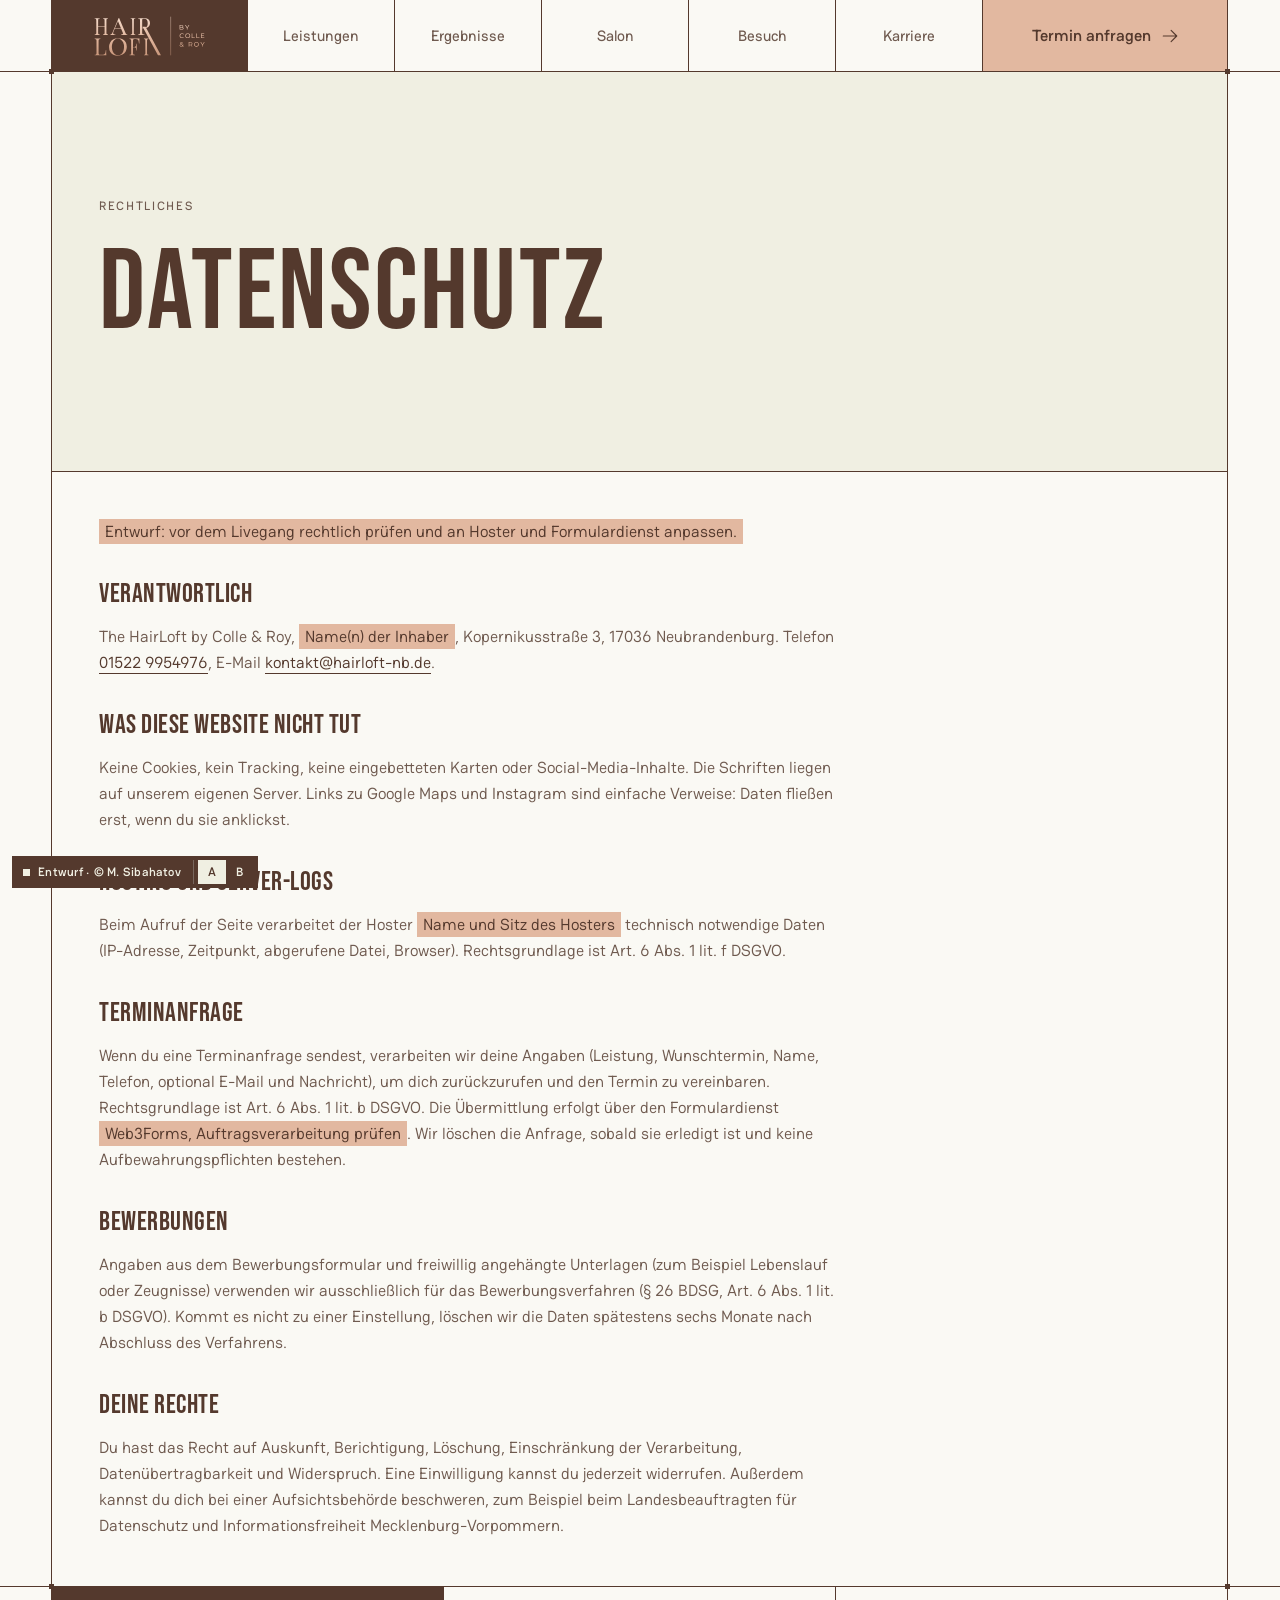
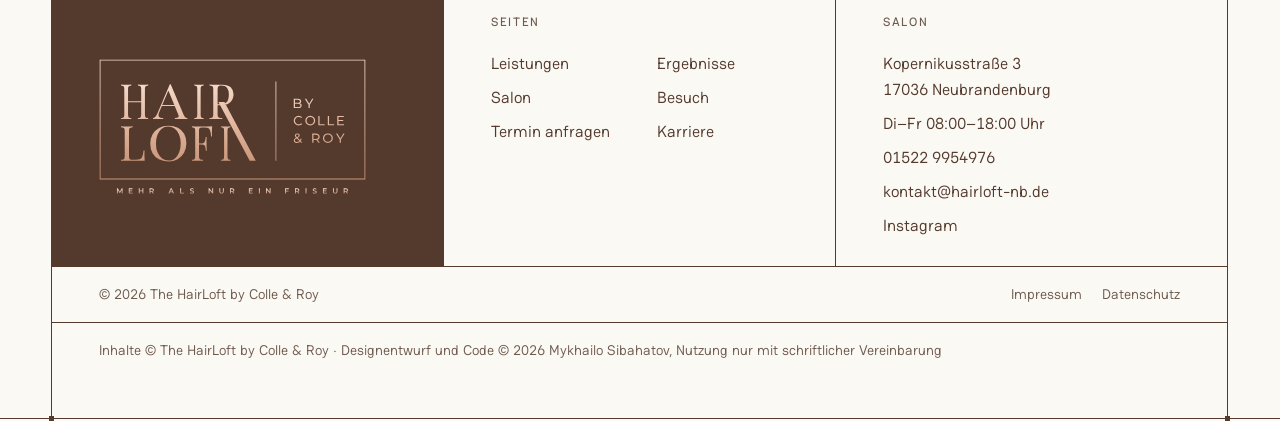
<file: datenschutz.html>
<!doctype html>
<html lang="de">
<head>
<meta charset="utf-8">
<meta name="viewport" content="width=device-width, initial-scale=1, viewport-fit=cover">
<title>Datenschutz · The HairLoft by Colle &amp; Roy</title>
<meta name="robots" content="noindex">
<meta name="copyright" content="Designentwurf und Code © 2026 Mykhailo Sibahatov. Alle Rechte vorbehalten.">
<meta name="theme-color" content="#54392d">
<link rel="icon" href="assets/favicon.svg" type="image/svg+xml">
<link rel="preload" href="fonts/bebas-neue.woff2" as="font" type="font/woff2" crossorigin>
<link rel="preload" href="fonts/haskoy-vf.woff2" as="font" type="font/woff2" crossorigin>
<script>document.documentElement.style.setProperty('--screen', window.innerHeight + 'px');</script>
<link rel="stylesheet" href="css/styles.css?v=17">
</head>
<body>
<a class="skip" href="#main">Zum Inhalt springen</a>
<!-- partial:sprite --><svg class="sprite" aria-hidden="true" focusable="false"><symbol id="i-phone" viewBox="0 0 24 24"><path d="M2.25 6.75c0 8.284 6.716 15 15 15h2.25a2.25 2.25 0 0 0 2.25-2.25v-1.372c0-.516-.351-.966-.852-1.091l-4.423-1.106c-.44-.11-.902.055-1.173.417l-.97 1.293c-.282.376-.769.542-1.21.38a12.035 12.035 0 0 1-7.143-7.143c-.162-.441.004-.928.38-1.21l1.293-.97c.363-.271.527-.734.417-1.173L6.963 3.102a1.125 1.125 0 0 0-1.091-.852H4.5A2.25 2.25 0 0 0 2.25 4.5v2.25Z"/></symbol><symbol id="i-paper-clip" viewBox="0 0 24 24"><path d="m18.375 12.739-7.693 7.693a4.5 4.5 0 0 1-6.364-6.364l10.94-10.94A3 3 0 1 1 19.5 7.372L8.552 18.32m.009-.01-.01.01m5.699-9.941-7.81 7.81a1.5 1.5 0 0 0 2.112 2.13"/></symbol><symbol id="i-document-text" viewBox="0 0 24 24"><path d="M19.5 14.25v-2.625a3.375 3.375 0 0 0-3.375-3.375h-1.5A1.125 1.125 0 0 1 13.5 7.125v-1.5a3.375 3.375 0 0 0-3.375-3.375H8.25m0 12.75h7.5m-7.5 3H12M10.5 2.25H5.625c-.621 0-1.125.504-1.125 1.125v17.25c0 .621.504 1.125 1.125 1.125h12.75c.621 0 1.125-.504 1.125-1.125V11.25a9 9 0 0 0-9-9Z"/></symbol><symbol id="i-arrow-right" viewBox="0 0 24 24"><path d="M13.5 4.5 21 12m0 0-7.5 7.5M21 12H3"/></symbol><symbol id="i-arrow-left" viewBox="0 0 24 24"><path d="M10.5 19.5 3 12m0 0 7.5-7.5M3 12h18"/></symbol><symbol id="i-arrow-up-right" viewBox="0 0 24 24"><path d="m4.5 19.5 15-15m0 0H8.25m11.25 0v11.25"/></symbol><symbol id="i-arrow-long-right" viewBox="0 0 24 24"><path d="M17.25 8.25 21 12m0 0-3.75 3.75M21 12H3"/></symbol><symbol id="i-map-pin" viewBox="0 0 24 24"><path d="M15 10.5a3 3 0 1 1-6 0 3 3 0 0 1 6 0Z"/><path d="M19.5 10.5c0 7.142-7.5 11.25-7.5 11.25S4.5 17.642 4.5 10.5a7.5 7.5 0 1 1 15 0Z"/></symbol><symbol id="i-clock" viewBox="0 0 24 24"><path d="M12 6v6h4.5m4.5 0a9 9 0 1 1-18 0 9 9 0 0 1 18 0Z"/></symbol><symbol id="i-check" viewBox="0 0 24 24"><path d="m4.5 12.75 6 6 9-13.5"/></symbol><symbol id="i-x-mark" viewBox="0 0 24 24"><path d="M6 18 18 6M6 6l12 12"/></symbol><symbol id="i-chevron-left" viewBox="0 0 24 24"><path d="M15.75 19.5 8.25 12l7.5-7.5"/></symbol><symbol id="i-chevron-right" viewBox="0 0 24 24"><path d="m8.25 4.5 7.5 7.5-7.5 7.5"/></symbol><symbol id="i-calendar-days" viewBox="0 0 24 24"><path d="M6.75 3v2.25M17.25 3v2.25M3 18.75V7.5a2.25 2.25 0 0 1 2.25-2.25h13.5A2.25 2.25 0 0 1 21 7.5v11.25m-18 0A2.25 2.25 0 0 0 5.25 21h13.5A2.25 2.25 0 0 0 21 18.75m-18 0v-7.5A2.25 2.25 0 0 1 5.25 9h13.5A2.25 2.25 0 0 1 21 11.25v7.5m-9-6h.008v.008H12v-.008ZM12 15h.008v.008H12V15Zm0 2.25h.008v.008H12v-.008ZM9.75 15h.008v.008H9.75V15Zm0 2.25h.008v.008H9.75v-.008ZM7.5 15h.008v.008H7.5V15Zm0 2.25h.008v.008H7.5v-.008Zm6.75-4.5h.008v.008h-.008v-.008Zm0 2.25h.008v.008h-.008V15Zm0 2.25h.008v.008h-.008v-.008Zm2.25-4.5h.008v.008H16.5v-.008Zm0 2.25h.008v.008H16.5V15Z"/></symbol><symbol id="i-envelope" viewBox="0 0 24 24"><path d="M21.75 6.75v10.5a2.25 2.25 0 0 1-2.25 2.25h-15a2.25 2.25 0 0 1-2.25-2.25V6.75m19.5 0A2.25 2.25 0 0 0 19.5 4.5h-15a2.25 2.25 0 0 0-2.25 2.25m19.5 0v.243a2.25 2.25 0 0 1-1.07 1.916l-7.5 4.615a2.25 2.25 0 0 1-2.36 0L3.32 8.91a2.25 2.25 0 0 1-1.07-1.916V6.75"/></symbol><symbol id="i-sparkles" viewBox="0 0 24 24"><path d="M9.813 15.904 9 18.75l-.813-2.846a4.5 4.5 0 0 0-3.09-3.09L2.25 12l2.846-.813a4.5 4.5 0 0 0 3.09-3.09L9 5.25l.813 2.846a4.5 4.5 0 0 0 3.09 3.09L15.75 12l-2.846.813a4.5 4.5 0 0 0-3.09 3.09ZM18.259 8.715 18 9.75l-.259-1.035a3.375 3.375 0 0 0-2.455-2.456L14.25 6l1.036-.259a3.375 3.375 0 0 0 2.455-2.456L18 2.25l.259 1.035a3.375 3.375 0 0 0 2.456 2.456L21.75 6l-1.035.259a3.375 3.375 0 0 0-2.456 2.456ZM16.894 20.567 16.5 21.75l-.394-1.183a2.25 2.25 0 0 0-1.423-1.423L13.5 18.75l1.183-.394a2.25 2.25 0 0 0 1.423-1.423l.394-1.183.394 1.183a2.25 2.25 0 0 0 1.423 1.423l1.183.394-1.183.394a2.25 2.25 0 0 0-1.423 1.423Z"/></symbol><symbol id="i-heart" viewBox="0 0 24 24"><path d="M21 8.25c0-2.485-2.099-4.5-4.688-4.5-1.935 0-3.597 1.126-4.312 2.733-.715-1.607-2.377-2.733-4.313-2.733C5.1 3.75 3 5.765 3 8.25c0 7.22 9 12 9 12s9-4.78 9-12Z"/></symbol><symbol id="i-academic-cap" viewBox="0 0 24 24"><path d="M4.26 10.147a60.438 60.438 0 0 0-.491 6.347A48.62 48.62 0 0 1 12 20.904a48.62 48.62 0 0 1 8.232-4.41 60.46 60.46 0 0 0-.491-6.347m-15.482 0a50.636 50.636 0 0 0-2.658-.813A59.906 59.906 0 0 1 12 3.493a59.903 59.903 0 0 1 10.399 5.84c-.896.248-1.783.52-2.658.814m-15.482 0A50.717 50.717 0 0 1 12 13.489a50.702 50.702 0 0 1 7.74-3.342M6.75 15a.75.75 0 1 0 0-1.5.75.75 0 0 0 0 1.5Zm0 0v-3.675A55.378 55.378 0 0 1 12 8.443m-7.007 11.55A5.981 5.981 0 0 0 6.75 15.75v-1.5"/></symbol><symbol id="i-banknotes" viewBox="0 0 24 24"><path d="M2.25 18.75a60.07 60.07 0 0 1 15.797 2.101c.727.198 1.453-.342 1.453-1.096V18.75M3.75 4.5v.75A.75.75 0 0 1 3 6h-.75m0 0v-.375c0-.621.504-1.125 1.125-1.125H20.25M2.25 6v9m18-10.5v.75c0 .414.336.75.75.75h.75m-1.5-1.5h.375c.621 0 1.125.504 1.125 1.125v9.75c0 .621-.504 1.125-1.125 1.125h-.375m1.5-1.5H21a.75.75 0 0 0-.75.75v.75m0 0H3.75m0 0h-.375a1.125 1.125 0 0 1-1.125-1.125V15m1.5 1.5v-.75A.75.75 0 0 0 3 15h-.75M15 10.5a3 3 0 1 1-6 0 3 3 0 0 1 6 0Zm3 0h.008v.008H18V10.5Zm-12 0h.008v.008H6V10.5Z"/></symbol><symbol id="i-user-group" viewBox="0 0 24 24"><path d="M18 18.72a9.094 9.094 0 0 0 3.741-.479 3 3 0 0 0-4.682-2.72m.94 3.198.001.031c0 .225-.012.447-.037.666A11.944 11.944 0 0 1 12 21c-2.17 0-4.207-.576-5.963-1.584A6.062 6.062 0 0 1 6 18.719m12 0a5.971 5.971 0 0 0-.941-3.197m0 0A5.995 5.995 0 0 0 12 12.75a5.995 5.995 0 0 0-5.058 2.772m0 0a3 3 0 0 0-4.681 2.72 8.986 8.986 0 0 0 3.74.477m.94-3.197a5.971 5.971 0 0 0-.94 3.197M15 6.75a3 3 0 1 1-6 0 3 3 0 0 1 6 0Zm6 3a2.25 2.25 0 1 1-4.5 0 2.25 2.25 0 0 1 4.5 0Zm-13.5 0a2.25 2.25 0 1 1-4.5 0 2.25 2.25 0 0 1 4.5 0Z"/></symbol><symbol id="i-arrow-path" viewBox="0 0 24 24"><path d="M16.023 9.348h4.992v-.001M2.985 19.644v-4.992m0 0h4.992m-4.993 0 3.181 3.183a8.25 8.25 0 0 0 13.803-3.7M4.031 9.865a8.25 8.25 0 0 1 13.803-3.7l3.181 3.182m0-4.991v4.99"/></symbol><symbol id="i-scissors" viewBox="0 0 24 24"><path d="m7.848 8.25 1.536.887M7.848 8.25a3 3 0 1 1-5.196-3 3 3 0 0 1 5.196 3Zm1.536.887a2.165 2.165 0 0 1 1.083 1.839c.005.351.054.695.14 1.024M9.384 9.137l2.077 1.199M7.848 15.75l1.536-.887m-1.536.887a3 3 0 1 1-5.196 3 3 3 0 0 1 5.196-3Zm1.536-.887a2.165 2.165 0 0 0 1.083-1.838c.005-.352.054-.695.14-1.025m-1.223 2.863 2.077-1.199m0-3.328a4.323 4.323 0 0 1 2.068-1.379l5.325-1.628a4.5 4.5 0 0 1 2.48-.044l.803.215-7.794 4.5m-2.882-1.664A4.33 4.33 0 0 0 10.607 12m3.736 0 7.794 4.5-.802.215a4.5 4.5 0 0 1-2.48-.043l-5.326-1.629a4.324 4.324 0 0 1-2.068-1.379M14.343 12l-2.882 1.664"/></symbol><symbol id="i-sun" viewBox="0 0 24 24"><path d="M12 3v2.25m6.364.386-1.591 1.591M21 12h-2.25m-.386 6.364-1.591-1.591M12 18.75V21m-4.773-4.227-1.591 1.591M5.25 12H3m4.227-4.773L5.636 5.636M15.75 12a3.75 3.75 0 1 1-7.5 0 3.75 3.75 0 0 1 7.5 0Z"/></symbol><symbol id="i-check-badge" viewBox="0 0 24 24"><path d="M9 12.75 11.25 15 15 9.75M21 12c0 1.268-.63 2.39-1.593 3.068a3.745 3.745 0 0 1-1.043 3.296 3.745 3.745 0 0 1-3.296 1.043A3.745 3.745 0 0 1 12 21c-1.268 0-2.39-.63-3.068-1.593a3.746 3.746 0 0 1-3.296-1.043 3.745 3.745 0 0 1-1.043-3.296A3.745 3.745 0 0 1 3 12c0-1.268.63-2.39 1.593-3.068a3.745 3.745 0 0 1 1.043-3.296 3.746 3.746 0 0 1 3.296-1.043A3.746 3.746 0 0 1 12 3c1.268 0 2.39.63 3.068 1.593a3.746 3.746 0 0 1 3.296 1.043 3.746 3.746 0 0 1 1.043 3.296A3.745 3.745 0 0 1 21 12Z"/></symbol><symbol id="i-globe-europe-africa" viewBox="0 0 24 24"><path d="m20.893 13.393-1.135-1.135a2.252 2.252 0 0 1-.421-.585l-1.08-2.16a.414.414 0 0 0-.663-.107.827.827 0 0 1-.812.21l-1.273-.363a.89.89 0 0 0-.738 1.595l.587.39c.59.395.674 1.23.172 1.732l-.2.2c-.212.212-.33.498-.33.796v.41c0 .409-.11.809-.32 1.158l-1.315 2.191a2.11 2.11 0 0 1-1.81 1.025 1.055 1.055 0 0 1-1.055-1.055v-1.172c0-.92-.56-1.747-1.414-2.089l-.655-.261a2.25 2.25 0 0 1-1.383-2.46l.007-.042a2.25 2.25 0 0 1 .29-.787l.09-.15a2.25 2.25 0 0 1 2.37-1.048l1.178.236a1.125 1.125 0 0 0 1.302-.795l.208-.73a1.125 1.125 0 0 0-.578-1.315l-.665-.332-.091.091a2.25 2.25 0 0 1-1.591.659h-.18c-.249 0-.487.1-.662.274a.931.931 0 0 1-1.458-1.137l1.411-2.353a2.25 2.25 0 0 0 .286-.76m11.928 9.869A9 9 0 0 0 8.965 3.525m11.928 9.868A9 9 0 1 1 8.965 3.525"/></symbol><symbol id="i-chat-bubble-left-right" viewBox="0 0 24 24"><path d="M20.25 8.511c.884.284 1.5 1.128 1.5 2.097v4.286c0 1.136-.847 2.1-1.98 2.193-.34.027-.68.052-1.02.072v3.091l-3-3c-1.354 0-2.694-.055-4.02-.163a2.115 2.115 0 0 1-.825-.242m9.345-8.334a2.126 2.126 0 0 0-.476-.095 48.64 48.64 0 0 0-8.048 0c-1.131.094-1.976 1.057-1.976 2.192v4.286c0 .837.46 1.58 1.155 1.951m9.345-8.334V6.637c0-1.621-1.152-3.026-2.76-3.235A48.455 48.455 0 0 0 11.25 3c-2.115 0-4.198.137-6.24.402-1.608.209-2.76 1.614-2.76 3.235v6.226c0 1.621 1.152 3.026 2.76 3.235.577.075 1.157.14 1.74.194V21l4.155-4.155"/></symbol><symbol id="i-camera" viewBox="0 0 24 24"><path d="M6.827 6.175A2.31 2.31 0 0 1 5.186 7.23c-.38.054-.757.112-1.134.175C2.999 7.58 2.25 8.507 2.25 9.574V18a2.25 2.25 0 0 0 2.25 2.25h15A2.25 2.25 0 0 0 21.75 18V9.574c0-1.067-.75-1.994-1.802-2.169a47.865 47.865 0 0 0-1.134-.175 2.31 2.31 0 0 1-1.64-1.055l-.822-1.316a2.192 2.192 0 0 0-1.736-1.039 48.774 48.774 0 0 0-5.232 0 2.192 2.192 0 0 0-1.736 1.039l-.821 1.316Z"/><path d="M16.5 12.75a4.5 4.5 0 1 1-9 0 4.5 4.5 0 0 1 9 0ZM18.75 10.5h.008v.008h-.008V10.5Z"/></symbol><symbol id="i-star-solid" viewBox="0 0 24 24"><path fill-rule="evenodd" d="M10.788 3.21c.448-1.077 1.976-1.077 2.424 0l2.082 5.006 5.404.434c1.164.093 1.636 1.545.749 2.305l-4.117 3.527 1.257 5.273c.271 1.136-.964 2.033-1.96 1.425L12 18.354 7.373 21.18c-.996.608-2.231-.29-1.96-1.425l1.257-5.273-4.117-3.527c-.887-.76-.415-2.212.749-2.305l5.404-.434 2.082-5.005Z" clip-rule="evenodd"/></symbol></svg><!-- /partial:sprite -->

<!-- partial:header -->
<header class="top band" id="top">
  <div class="frame">
    <nav class="nav" aria-label="Hauptnavigation">
      <a class="nav__logo" href="index.html" aria-label="The HairLoft by Colle &amp; Roy, zur Startseite"><img src="assets/logo.svg" alt="" width="276" height="100"></a>
      <span class="nav__tint" aria-hidden="true"></span>
      <a class="nav__link" href="index.html#leistungen"><span>Leistungen</span></a>
      <a class="nav__link" href="index.html#ergebnisse"><span>Ergebnisse</span></a>
      <a class="nav__link" href="index.html#salon"><span>Salon</span></a>
      <a class="nav__link" href="index.html#besuch"><span>Besuch</span></a>
      <a class="nav__link" href="karriere.html"><span>Karriere</span></a>
      <a class="nav__status" href="index.html#besuch" data-status><span class="dot" aria-hidden="true"></span><span data-status-short>Di–Fr</span><span class="st-rest" data-status-rest>08–18 Uhr</span></a>
      <a class="nav__call" href="tel:+4915229954976" aria-label="Anrufen: 01522 9954976"><svg class="i"><use href="#i-phone"/></svg></a>
      <a class="nav__cta" href="termin.html" data-modal="book"><span>Termin anfragen</span><svg class="i"><use href="#i-arrow-right"/></svg></a>
      <button class="nav__toggle" type="button" aria-expanded="false" aria-controls="menu" aria-label="Menü öffnen"><span></span><span></span><span></span></button>
    </nav>
  </div>
  <div class="menu" id="menu">
    <div class="menu__panel">
      <div class="frame">
        <div class="menu__list">
          <a class="menu__row" href="index.html#leistungen"><span>Leistungen</span><svg class="i"><use href="#i-arrow-right"/></svg></a>
          <a class="menu__row" href="index.html#ergebnisse"><span>Ergebnisse</span><svg class="i"><use href="#i-arrow-right"/></svg></a>
          <a class="menu__row" href="index.html#salon"><span>Salon</span><svg class="i"><use href="#i-arrow-right"/></svg></a>
          <a class="menu__row" href="index.html#besuch"><span>Besuch</span><svg class="i"><use href="#i-arrow-right"/></svg></a>
          <a class="menu__row" href="karriere.html"><span>Karriere</span><svg class="i"><use href="#i-arrow-right"/></svg></a>
        </div>
        <div class="menu__space" data-status><span class="dot" aria-hidden="true"></span><span><span data-status-short>Di–Fr</span> <span data-status-rest>08–18 Uhr</span></span></div>
        <div class="menu__foot">
          <a href="termin.html" data-modal="book"><svg class="i"><use href="#i-calendar-days"/></svg><span>Termin</span></a>
          <a href="tel:+4915229954976"><svg class="i"><use href="#i-phone"/></svg><span>Anrufen</span></a>
        </div>
      </div>
    </div>
  </div>
</header>
<!-- /partial:header -->

<main id="main">
  <section class="band">
    <div class="frame">
      <div class="grid">
        <div class="cell page-head cell--linen c-12">
          <p class="label"><span>Rechtliches</span></p>
          <h1>Datenschutz</h1>
        </div>
        <div class="cell cell--lg c-12">
          <!-- shared:legal --><div class="legal">
            <p><span class="todo">Entwurf: vor dem Livegang rechtlich prüfen und an Hoster und Formulardienst anpassen.</span></p>
            <h2>Verantwortlich</h2>
            <p>The HairLoft by Colle &amp; Roy, <span class="todo">Name(n) der Inhaber</span>, Kopernikusstraße 3, 17036 Neubrandenburg. Telefon <a href="tel:+4915229954976">01522 9954976</a>, E-Mail <a href="mailto:kontakt@hairloft-nb.de">kontakt@hairloft-nb.de</a>.</p>
            <h2>Was diese Website nicht tut</h2>
            <p>Keine Cookies, kein Tracking, keine eingebetteten Karten oder Social-Media-Inhalte. Die Schriften liegen auf unserem eigenen Server. Links zu Google Maps und Instagram sind einfache Verweise: Daten fließen erst, wenn du sie anklickst.</p>
            <h2>Hosting und Server-Logs</h2>
            <p>Beim Aufruf der Seite verarbeitet der Hoster <span class="todo">Name und Sitz des Hosters</span> technisch notwendige Daten (IP-Adresse, Zeitpunkt, abgerufene Datei, Browser). Rechtsgrundlage ist Art. 6 Abs. 1 lit. f DSGVO.</p>
            <h2>Terminanfrage</h2>
            <p>Wenn du eine Terminanfrage sendest, verarbeiten wir deine Angaben (Leistung, Wunschtermin, Name, Telefon, optional E-Mail und Nachricht), um dich zurückzurufen und den Termin zu vereinbaren. Rechtsgrundlage ist Art. 6 Abs. 1 lit. b DSGVO. Die Übermittlung erfolgt über den Formulardienst <span class="todo">Web3Forms, Auftragsverarbeitung prüfen</span>. Wir löschen die Anfrage, sobald sie erledigt ist und keine Aufbewahrungspflichten bestehen.</p>
            <h2>Bewerbungen</h2>
            <p>Angaben aus dem Bewerbungsformular und freiwillig angehängte Unterlagen (zum Beispiel Lebenslauf oder Zeugnisse) verwenden wir ausschließlich für das Bewerbungsverfahren (§ 26 BDSG, Art. 6 Abs. 1 lit. b DSGVO). Kommt es nicht zu einer Einstellung, löschen wir die Daten spätestens sechs Monate nach Abschluss des Verfahrens.</p>
            <h2>Deine Rechte</h2>
            <p>Du hast das Recht auf Auskunft, Berichtigung, Löschung, Einschränkung der Verarbeitung, Datenübertragbarkeit und Widerspruch. Eine Einwilligung kannst du jederzeit widerrufen. Außerdem kannst du dich bei einer Aufsichtsbehörde beschweren, zum Beispiel beim Landesbeauftragten für Datenschutz und Informationsfreiheit Mecklenburg-Vorpommern.</p>
          </div><!-- /shared:legal -->
        </div>
      </div>
    </div>
  </section>
</main>

<!-- partial:footer -->
<footer class="band band--last">
  <div class="frame">
    <div class="grid">
      <div class="cell cell--ink foot__logo c-4 t-12">
        <img src="assets/logo-framed.svg" alt="The HairLoft by Colle &amp; Roy. Mehr als nur ein Friseur." width="340" height="173" loading="lazy">
      </div>
      <div class="cell c-4 t-6 m-12">
        <p class="label"><span>Seiten</span></p>
        <ul class="foot__list foot__list--2">
          <li><a href="index.html#leistungen">Leistungen</a></li>
          <li><a href="index.html#ergebnisse">Ergebnisse</a></li>
          <li><a href="index.html#salon">Salon</a></li>
          <li><a href="index.html#besuch">Besuch</a></li>
          <li><a href="termin.html" data-modal="book">Termin anfragen</a></li>
          <li><a href="karriere.html">Karriere</a></li>
        </ul>
      </div>
      <div class="cell c-4 t-6 m-12">
        <p class="label"><span>Salon</span></p>
        <ul class="foot__list">
          <li class="num">Kopernikusstraße 3<br>17036 Neubrandenburg</li>
          <li class="num">Di–Fr 08:00–18:00 Uhr</li>
          <li><a class="num" href="tel:+4915229954976">01522 9954976</a></li>
          <li><a href="mailto:kontakt@hairloft-nb.de">kontakt@hairloft-nb.de</a></li>
          <li><a href="https://www.instagram.com/the_hairloft_by_colle_roy_/" target="_blank" rel="noopener">Instagram</a></li>
        </ul>
      </div>
      <div class="cell foot__base c-12">
        <span>© 2026 The HairLoft by Colle &amp; Roy</span>
        <nav aria-label="Rechtliches"><a href="impressum.html">Impressum</a><a href="datenschutz.html">Datenschutz</a></nav>
      </div>
      <div class="cell foot__base foot__credit c-12">
        <span>Inhalte © The HairLoft by Colle &amp; Roy · Designentwurf und Code © 2026 Mykhailo Sibahatov, Nutzung nur mit schriftlicher Vereinbarung</span>
      </div>
    </div>
  </div>
</footer>
<div class="draft-tag"><span class="draft-tag__dot" aria-hidden="true"></span><span>Entwurf · © M. Sibahatov</span><span class="sr-only">Designentwurf von Mykhailo Sibahatov, nicht zur Veröffentlichung freigegeben.</span><span class="draft-tag__ver"><span aria-current="page"><span class="sr-only">Entwurf </span>A</span><a href="v2/datenschutz.html" data-ver="v2/"><span class="sr-only">Entwurf </span>B</a></span></div>
<!-- /partial:footer -->

<!-- partial:booking -->
<div class="overlay" id="book" aria-hidden="true">
  <form class="modal" id="booking" data-wizard role="dialog" aria-modal="true" aria-labelledby="book-title" action="https://api.web3forms.com/submit" method="POST">
    <input type="hidden" name="access_key" value="WEB3FORMS-KEY">
    <input type="hidden" name="subject" value="Terminanfrage über die Website">
    <input type="hidden" name="from_name" value="HairLoft Website">
    <input type="checkbox" name="botcheck" style="display:none" tabindex="-1" autocomplete="off">
    <input type="hidden" name="datum" value="">
    <input type="hidden" name="uhrzeit" value="">

    <div class="modal__bar">
      <p class="modal__name" id="book-title">Terminanfrage</p>
      <p class="modal__count" data-wz-count aria-live="polite">Schritt 1 von 4</p>
      <button class="modal__x" type="button" data-close aria-label="Schließen"><svg class="i"><use href="#i-x-mark"/></svg></button>
    </div>
    <ol class="prog" style="--n:4" aria-label="Fortschritt">
      <li><button type="button" data-wz-go="0"><span class="prog__no">1</span><svg class="i" aria-hidden="true"><use href="#i-check"/></svg><span class="prog__t">Leistung</span></button></li>
      <li><button type="button" data-wz-go="1"><span class="prog__no">2</span><svg class="i" aria-hidden="true"><use href="#i-check"/></svg><span class="prog__t">Termin</span></button></li>
      <li><button type="button" data-wz-go="2"><span class="prog__no">3</span><svg class="i" aria-hidden="true"><use href="#i-check"/></svg><span class="prog__t">Kontakt</span></button></li>
      <li><button type="button" data-wz-go="3"><span class="prog__no">4</span><svg class="i" aria-hidden="true"><use href="#i-check"/></svg><span class="prog__t">Senden</span></button></li>
    </ol>

    <div class="modal__body">
      <div class="step is-active" data-step data-group="leistung" role="group" aria-labelledby="bk-q1">
        <div class="step__q">
          <p class="label"><span class="no">01</span><span class="bar" aria-hidden="true"></span><span>Leistung</span></p>
          <h2 id="bk-q1" tabindex="-1">Was dürfen wir für dich tun?</h2>
          <p class="small">Unsicher? Wähle die Beratung, den Rest klären wir am Telefon.</p>
          <p class="err" role="alert">Bitte wähle eine Leistung.</p>
        </div>
        <div class="step__a">
          <div class="snap">
            <div class="seg seg--list" style="--n:2" role="radiogroup" aria-labelledby="bk-q1">
                <label><input type="radio" name="leistung" value="Balayage" data-slug="balayage"><span>Balayage</span></label>
                <label><input type="radio" name="leistung" value="Face Framing" data-slug="face-framing"><span>Face Framing</span></label>
                <label><input type="radio" name="leistung" value="Glossing" data-slug="glossing"><span>Glossing</span></label>
                <label><input type="radio" name="leistung" value="Foilyage" data-slug="foilyage"><span>Foilyage</span></label>
                <label><input type="radio" name="leistung" value="Highlights &amp; Lowlights" data-slug="highlights-lowlights"><span>Highlights &amp; Lowlights</span></label>
                <label><input type="radio" name="leistung" value="Kreative Farbveränderung" data-slug="farbveraenderung"><span>Farb&shy;veränderung</span></label>
                <label><input type="radio" name="leistung" value="Extensions &amp; Haarverdichtung" data-slug="extensions"><span>Extensions &amp; Haar&shy;verdichtung</span></label>
                <label><input type="radio" name="leistung" value="Schnitt &amp; Styling" data-slug="schnitt-styling"><span>Schnitt &amp; Styling</span></label>
                <label><input type="radio" name="leistung" value="Braut- &amp; Hochzeitsstyling" data-slug="brautstyling"><span>Braut- &amp; Hochzeits&shy;styling</span></label>
                <label><input type="radio" name="leistung" value="Beratung" data-slug="beratung"><span>Erst nur Beratung</span></label>
            </div>
          </div>
          <div class="field">
            <span class="field__label" id="bk-who">Bei wem?</span>
            <div class="snap">
              <div class="seg" style="--n:3" role="radiogroup" aria-labelledby="bk-who">
                <label><input type="radio" name="stylist" value="Colle" data-label="bei Colle"><span>Colle</span></label>
                <label><input type="radio" name="stylist" value="Roy" data-label="bei Roy"><span>Roy</span></label>
                <label><input type="radio" name="stylist" value="egal" data-label="bei Colle oder Roy" checked><span>Egal</span></label>
              </div>
            </div>
          </div>
        </div>
      </div>

      <div class="step step--when" data-step data-group="datum uhrzeit" role="group" aria-labelledby="bk-q2">
        <div class="step__q">
          <p class="label"><span class="no">02</span><span class="bar" aria-hidden="true"></span><span>Termin</span></p>
          <h2 id="bk-q2" tabindex="-1">Wann passt es dir?</h2>
          <p class="small">Wähle einen Tag, dann erscheinen daneben seine Uhrzeiten. Die Zeit ist ein Wunsch, wir bestätigen sie dir am Telefon.</p>
          <p class="err" role="alert">Bitte wähle einen Tag und eine Uhrzeit.</p>
        </div>
        <div class="step__a">
          <div class="snap">
            <div class="when">
              <div class="cal" data-cal role="group" aria-label="Tag"></div>
              <div class="slots" data-slots role="group" aria-label="Uhrzeit" aria-live="polite"></div>
            </div>
          </div>
          <p class="cal__legend"><span class="lg-today"><i></i>heute</span><span><i></i>geschlossen oder vorbei</span></p>
        </div>
      </div>

      <div class="step" data-step role="group" aria-labelledby="bk-q4">
        <div class="step__q">
          <p class="label"><span class="no">03</span><span class="bar" aria-hidden="true"></span><span>Kontakt</span></p>
          <h2 id="bk-q4" tabindex="-1">Wie erreichen wir dich?</h2>
          <p class="small">Wir rufen dich an und machen den Termin fest.</p>
        </div>
        <div class="step__a">
          <div class="snap"><div class="form-rows">
            <div class="field">
              <label for="bk-name">Name</label>
              <input class="input" id="bk-name" name="name" type="text" autocomplete="name" data-required>
              <span class="err">Bitte gib deinen Namen an.</span>
            </div>
            <div class="field">
              <label for="bk-phone">Telefon</label>
              <input class="input" id="bk-phone" name="telefon" type="tel" autocomplete="tel" inputmode="tel" data-required>
              <span class="err">Bitte gib eine gültige Telefonnummer an.</span>
            </div>
            <div class="field full">
              <label for="bk-mail">E-Mail <span class="opt-tag">(optional)</span></label>
              <input class="input" id="bk-mail" name="email" type="email" autocomplete="email">
              <span class="err">Bitte prüfe die E-Mail-Adresse.</span>
            </div>
            <div class="field full">
              <span class="field__label" id="bk-first">Warst du schon bei uns? <span class="opt-tag">(optional)</span></span>
              <div class="snap">
                <div class="seg" style="--n:2" role="radiogroup" aria-labelledby="bk-first">
                  <label><input type="radio" name="neukunde" value="War schon da"><span>Ja</span></label>
                  <label><input type="radio" name="neukunde" value="Erster Besuch"><span>Nein, erster Besuch</span></label>
                </div>
              </div>
            </div>
          </div></div>
        </div>
      </div>

      <div class="step" data-step role="group" aria-labelledby="bk-q5">
        <div class="step__q">
          <p class="label"><span class="no">04</span><span class="bar" aria-hidden="true"></span><span>Senden</span></p>
          <h2 id="bk-q5" tabindex="-1">Passt alles?</h2>
          <p class="small">Unverbindlich. Der Termin gilt erst, wenn wir ihn dir am Telefon bestätigt haben.</p>
        </div>
        <div class="step__a">
          <dl class="sum">
            <dt>Leistung</dt><dd><span data-sum="leistung" data-empty="–"></span>, <span data-sum="stylist"></span></dd>
            <dt>Termin</dt><dd><span data-sum="datum" data-empty="–"></span>, <span data-sum="uhrzeit" data-empty="–"></span></dd>
            <dt>Kontakt</dt><dd><span data-sum="name" data-empty="–"></span>, <span class="num" data-sum="telefon" data-empty="–"></span></dd>
          </dl>
          <div class="field">
            <label for="bk-note">Nachricht <span class="opt-tag">(optional)</span></label>
            <textarea class="input" id="bk-note" name="nachricht" rows="2" placeholder="Zum Beispiel deine aktuelle Haarfarbe oder ein Wunschlook"></textarea>
          </div>
          <label class="check">
            <input type="checkbox" name="einwilligung" value="ja" data-required>
            <span class="check__box"><svg class="i"><use href="#i-check"/></svg></span>
            <span>Ich bin einverstanden, dass meine Angaben zur Bearbeitung der Anfrage verwendet werden. Mehr in der <a href="datenschutz.html" target="_blank" rel="noopener">Datenschutzerklärung</a>.</span>
          </label>
        </div>
      </div>

      <div class="step step--done" data-wz-done>
        <div class="mark"><svg class="i"><use href="#i-check"/></svg></div>
        <h2 tabindex="-1">Anfrage gesendet.</h2>
        <p>Danke! Wir rufen dich an und bestätigen deinen Termin.</p>
        <p class="small" data-draft>Entwurf: Das Formular ist noch nicht angeschlossen, es wurde nichts versendet.</p>
      </div>
    </div>

    <p class="modal__sum is-blank" data-error="Nicht gesendet. Bitte ruf uns an: 01522 9954976" aria-live="polite">
      <strong>Deine Anfrage</strong>
      <span class="modal__hint">Deine Auswahl erscheint hier.</span>
      <span data-sum="leistung" class="is-empty"></span><span data-sum="stylist" data-with="leistung" class="is-empty"></span><span data-sum="datum" class="is-empty"></span><span data-sum="uhrzeit" class="is-empty"></span>
    </p>
    <div class="modal__foot">
      <button class="btn modal__back" type="button" data-wz-back><svg class="i"><use href="#i-arrow-left"/></svg><span>Zurück</span></button>
      <button class="btn modal__next" type="submit" data-wz-next data-send="Anfrage senden"><span>Weiter</span><svg class="i i--go"><use href="#i-arrow-right"/></svg></button>
    </div>
  </form>
</div>
<!-- /partial:booking -->

<script src="js/main.js?v=17" defer></script>
<script src="js/booking.js?v=17" defer></script>
</body>
</html>
</file>
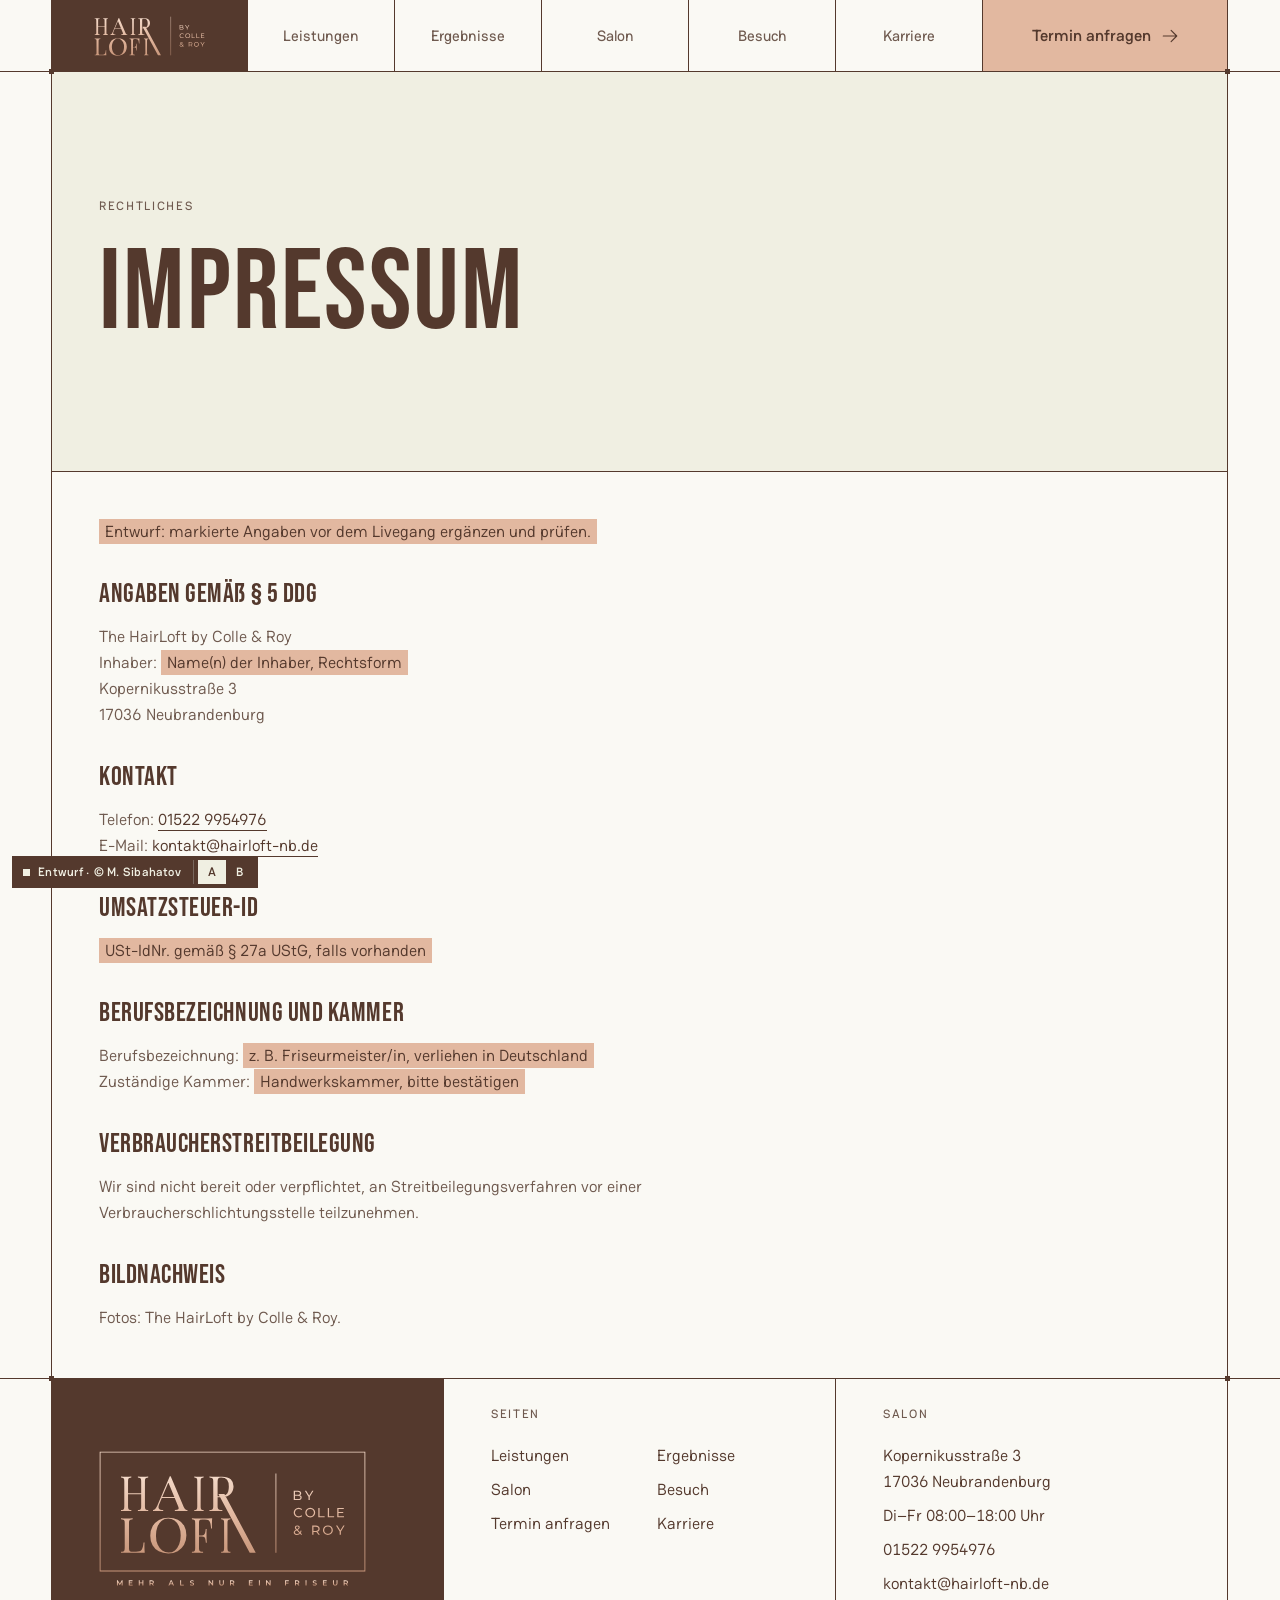
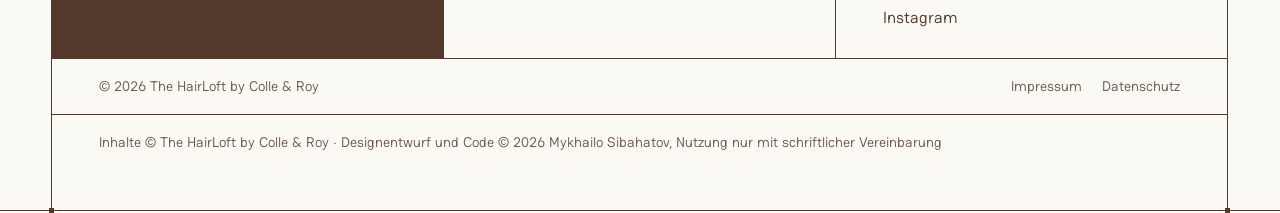
<file: impressum.html>
<!doctype html>
<html lang="de">
<head>
<meta charset="utf-8">
<meta name="viewport" content="width=device-width, initial-scale=1, viewport-fit=cover">
<title>Impressum · The HairLoft by Colle &amp; Roy</title>
<meta name="robots" content="noindex">
<meta name="copyright" content="Designentwurf und Code © 2026 Mykhailo Sibahatov. Alle Rechte vorbehalten.">
<meta name="theme-color" content="#54392d">
<link rel="icon" href="assets/favicon.svg" type="image/svg+xml">
<link rel="preload" href="fonts/bebas-neue.woff2" as="font" type="font/woff2" crossorigin>
<link rel="preload" href="fonts/haskoy-vf.woff2" as="font" type="font/woff2" crossorigin>
<script>document.documentElement.style.setProperty('--screen', window.innerHeight + 'px');</script>
<link rel="stylesheet" href="css/styles.css?v=17">
</head>
<body>
<a class="skip" href="#main">Zum Inhalt springen</a>
<!-- partial:sprite --><svg class="sprite" aria-hidden="true" focusable="false"><symbol id="i-phone" viewBox="0 0 24 24"><path d="M2.25 6.75c0 8.284 6.716 15 15 15h2.25a2.25 2.25 0 0 0 2.25-2.25v-1.372c0-.516-.351-.966-.852-1.091l-4.423-1.106c-.44-.11-.902.055-1.173.417l-.97 1.293c-.282.376-.769.542-1.21.38a12.035 12.035 0 0 1-7.143-7.143c-.162-.441.004-.928.38-1.21l1.293-.97c.363-.271.527-.734.417-1.173L6.963 3.102a1.125 1.125 0 0 0-1.091-.852H4.5A2.25 2.25 0 0 0 2.25 4.5v2.25Z"/></symbol><symbol id="i-paper-clip" viewBox="0 0 24 24"><path d="m18.375 12.739-7.693 7.693a4.5 4.5 0 0 1-6.364-6.364l10.94-10.94A3 3 0 1 1 19.5 7.372L8.552 18.32m.009-.01-.01.01m5.699-9.941-7.81 7.81a1.5 1.5 0 0 0 2.112 2.13"/></symbol><symbol id="i-document-text" viewBox="0 0 24 24"><path d="M19.5 14.25v-2.625a3.375 3.375 0 0 0-3.375-3.375h-1.5A1.125 1.125 0 0 1 13.5 7.125v-1.5a3.375 3.375 0 0 0-3.375-3.375H8.25m0 12.75h7.5m-7.5 3H12M10.5 2.25H5.625c-.621 0-1.125.504-1.125 1.125v17.25c0 .621.504 1.125 1.125 1.125h12.75c.621 0 1.125-.504 1.125-1.125V11.25a9 9 0 0 0-9-9Z"/></symbol><symbol id="i-arrow-right" viewBox="0 0 24 24"><path d="M13.5 4.5 21 12m0 0-7.5 7.5M21 12H3"/></symbol><symbol id="i-arrow-left" viewBox="0 0 24 24"><path d="M10.5 19.5 3 12m0 0 7.5-7.5M3 12h18"/></symbol><symbol id="i-arrow-up-right" viewBox="0 0 24 24"><path d="m4.5 19.5 15-15m0 0H8.25m11.25 0v11.25"/></symbol><symbol id="i-arrow-long-right" viewBox="0 0 24 24"><path d="M17.25 8.25 21 12m0 0-3.75 3.75M21 12H3"/></symbol><symbol id="i-map-pin" viewBox="0 0 24 24"><path d="M15 10.5a3 3 0 1 1-6 0 3 3 0 0 1 6 0Z"/><path d="M19.5 10.5c0 7.142-7.5 11.25-7.5 11.25S4.5 17.642 4.5 10.5a7.5 7.5 0 1 1 15 0Z"/></symbol><symbol id="i-clock" viewBox="0 0 24 24"><path d="M12 6v6h4.5m4.5 0a9 9 0 1 1-18 0 9 9 0 0 1 18 0Z"/></symbol><symbol id="i-check" viewBox="0 0 24 24"><path d="m4.5 12.75 6 6 9-13.5"/></symbol><symbol id="i-x-mark" viewBox="0 0 24 24"><path d="M6 18 18 6M6 6l12 12"/></symbol><symbol id="i-chevron-left" viewBox="0 0 24 24"><path d="M15.75 19.5 8.25 12l7.5-7.5"/></symbol><symbol id="i-chevron-right" viewBox="0 0 24 24"><path d="m8.25 4.5 7.5 7.5-7.5 7.5"/></symbol><symbol id="i-calendar-days" viewBox="0 0 24 24"><path d="M6.75 3v2.25M17.25 3v2.25M3 18.75V7.5a2.25 2.25 0 0 1 2.25-2.25h13.5A2.25 2.25 0 0 1 21 7.5v11.25m-18 0A2.25 2.25 0 0 0 5.25 21h13.5A2.25 2.25 0 0 0 21 18.75m-18 0v-7.5A2.25 2.25 0 0 1 5.25 9h13.5A2.25 2.25 0 0 1 21 11.25v7.5m-9-6h.008v.008H12v-.008ZM12 15h.008v.008H12V15Zm0 2.25h.008v.008H12v-.008ZM9.75 15h.008v.008H9.75V15Zm0 2.25h.008v.008H9.75v-.008ZM7.5 15h.008v.008H7.5V15Zm0 2.25h.008v.008H7.5v-.008Zm6.75-4.5h.008v.008h-.008v-.008Zm0 2.25h.008v.008h-.008V15Zm0 2.25h.008v.008h-.008v-.008Zm2.25-4.5h.008v.008H16.5v-.008Zm0 2.25h.008v.008H16.5V15Z"/></symbol><symbol id="i-envelope" viewBox="0 0 24 24"><path d="M21.75 6.75v10.5a2.25 2.25 0 0 1-2.25 2.25h-15a2.25 2.25 0 0 1-2.25-2.25V6.75m19.5 0A2.25 2.25 0 0 0 19.5 4.5h-15a2.25 2.25 0 0 0-2.25 2.25m19.5 0v.243a2.25 2.25 0 0 1-1.07 1.916l-7.5 4.615a2.25 2.25 0 0 1-2.36 0L3.32 8.91a2.25 2.25 0 0 1-1.07-1.916V6.75"/></symbol><symbol id="i-sparkles" viewBox="0 0 24 24"><path d="M9.813 15.904 9 18.75l-.813-2.846a4.5 4.5 0 0 0-3.09-3.09L2.25 12l2.846-.813a4.5 4.5 0 0 0 3.09-3.09L9 5.25l.813 2.846a4.5 4.5 0 0 0 3.09 3.09L15.75 12l-2.846.813a4.5 4.5 0 0 0-3.09 3.09ZM18.259 8.715 18 9.75l-.259-1.035a3.375 3.375 0 0 0-2.455-2.456L14.25 6l1.036-.259a3.375 3.375 0 0 0 2.455-2.456L18 2.25l.259 1.035a3.375 3.375 0 0 0 2.456 2.456L21.75 6l-1.035.259a3.375 3.375 0 0 0-2.456 2.456ZM16.894 20.567 16.5 21.75l-.394-1.183a2.25 2.25 0 0 0-1.423-1.423L13.5 18.75l1.183-.394a2.25 2.25 0 0 0 1.423-1.423l.394-1.183.394 1.183a2.25 2.25 0 0 0 1.423 1.423l1.183.394-1.183.394a2.25 2.25 0 0 0-1.423 1.423Z"/></symbol><symbol id="i-heart" viewBox="0 0 24 24"><path d="M21 8.25c0-2.485-2.099-4.5-4.688-4.5-1.935 0-3.597 1.126-4.312 2.733-.715-1.607-2.377-2.733-4.313-2.733C5.1 3.75 3 5.765 3 8.25c0 7.22 9 12 9 12s9-4.78 9-12Z"/></symbol><symbol id="i-academic-cap" viewBox="0 0 24 24"><path d="M4.26 10.147a60.438 60.438 0 0 0-.491 6.347A48.62 48.62 0 0 1 12 20.904a48.62 48.62 0 0 1 8.232-4.41 60.46 60.46 0 0 0-.491-6.347m-15.482 0a50.636 50.636 0 0 0-2.658-.813A59.906 59.906 0 0 1 12 3.493a59.903 59.903 0 0 1 10.399 5.84c-.896.248-1.783.52-2.658.814m-15.482 0A50.717 50.717 0 0 1 12 13.489a50.702 50.702 0 0 1 7.74-3.342M6.75 15a.75.75 0 1 0 0-1.5.75.75 0 0 0 0 1.5Zm0 0v-3.675A55.378 55.378 0 0 1 12 8.443m-7.007 11.55A5.981 5.981 0 0 0 6.75 15.75v-1.5"/></symbol><symbol id="i-banknotes" viewBox="0 0 24 24"><path d="M2.25 18.75a60.07 60.07 0 0 1 15.797 2.101c.727.198 1.453-.342 1.453-1.096V18.75M3.75 4.5v.75A.75.75 0 0 1 3 6h-.75m0 0v-.375c0-.621.504-1.125 1.125-1.125H20.25M2.25 6v9m18-10.5v.75c0 .414.336.75.75.75h.75m-1.5-1.5h.375c.621 0 1.125.504 1.125 1.125v9.75c0 .621-.504 1.125-1.125 1.125h-.375m1.5-1.5H21a.75.75 0 0 0-.75.75v.75m0 0H3.75m0 0h-.375a1.125 1.125 0 0 1-1.125-1.125V15m1.5 1.5v-.75A.75.75 0 0 0 3 15h-.75M15 10.5a3 3 0 1 1-6 0 3 3 0 0 1 6 0Zm3 0h.008v.008H18V10.5Zm-12 0h.008v.008H6V10.5Z"/></symbol><symbol id="i-user-group" viewBox="0 0 24 24"><path d="M18 18.72a9.094 9.094 0 0 0 3.741-.479 3 3 0 0 0-4.682-2.72m.94 3.198.001.031c0 .225-.012.447-.037.666A11.944 11.944 0 0 1 12 21c-2.17 0-4.207-.576-5.963-1.584A6.062 6.062 0 0 1 6 18.719m12 0a5.971 5.971 0 0 0-.941-3.197m0 0A5.995 5.995 0 0 0 12 12.75a5.995 5.995 0 0 0-5.058 2.772m0 0a3 3 0 0 0-4.681 2.72 8.986 8.986 0 0 0 3.74.477m.94-3.197a5.971 5.971 0 0 0-.94 3.197M15 6.75a3 3 0 1 1-6 0 3 3 0 0 1 6 0Zm6 3a2.25 2.25 0 1 1-4.5 0 2.25 2.25 0 0 1 4.5 0Zm-13.5 0a2.25 2.25 0 1 1-4.5 0 2.25 2.25 0 0 1 4.5 0Z"/></symbol><symbol id="i-arrow-path" viewBox="0 0 24 24"><path d="M16.023 9.348h4.992v-.001M2.985 19.644v-4.992m0 0h4.992m-4.993 0 3.181 3.183a8.25 8.25 0 0 0 13.803-3.7M4.031 9.865a8.25 8.25 0 0 1 13.803-3.7l3.181 3.182m0-4.991v4.99"/></symbol><symbol id="i-scissors" viewBox="0 0 24 24"><path d="m7.848 8.25 1.536.887M7.848 8.25a3 3 0 1 1-5.196-3 3 3 0 0 1 5.196 3Zm1.536.887a2.165 2.165 0 0 1 1.083 1.839c.005.351.054.695.14 1.024M9.384 9.137l2.077 1.199M7.848 15.75l1.536-.887m-1.536.887a3 3 0 1 1-5.196 3 3 3 0 0 1 5.196-3Zm1.536-.887a2.165 2.165 0 0 0 1.083-1.838c.005-.352.054-.695.14-1.025m-1.223 2.863 2.077-1.199m0-3.328a4.323 4.323 0 0 1 2.068-1.379l5.325-1.628a4.5 4.5 0 0 1 2.48-.044l.803.215-7.794 4.5m-2.882-1.664A4.33 4.33 0 0 0 10.607 12m3.736 0 7.794 4.5-.802.215a4.5 4.5 0 0 1-2.48-.043l-5.326-1.629a4.324 4.324 0 0 1-2.068-1.379M14.343 12l-2.882 1.664"/></symbol><symbol id="i-sun" viewBox="0 0 24 24"><path d="M12 3v2.25m6.364.386-1.591 1.591M21 12h-2.25m-.386 6.364-1.591-1.591M12 18.75V21m-4.773-4.227-1.591 1.591M5.25 12H3m4.227-4.773L5.636 5.636M15.75 12a3.75 3.75 0 1 1-7.5 0 3.75 3.75 0 0 1 7.5 0Z"/></symbol><symbol id="i-check-badge" viewBox="0 0 24 24"><path d="M9 12.75 11.25 15 15 9.75M21 12c0 1.268-.63 2.39-1.593 3.068a3.745 3.745 0 0 1-1.043 3.296 3.745 3.745 0 0 1-3.296 1.043A3.745 3.745 0 0 1 12 21c-1.268 0-2.39-.63-3.068-1.593a3.746 3.746 0 0 1-3.296-1.043 3.745 3.745 0 0 1-1.043-3.296A3.745 3.745 0 0 1 3 12c0-1.268.63-2.39 1.593-3.068a3.745 3.745 0 0 1 1.043-3.296 3.746 3.746 0 0 1 3.296-1.043A3.746 3.746 0 0 1 12 3c1.268 0 2.39.63 3.068 1.593a3.746 3.746 0 0 1 3.296 1.043 3.746 3.746 0 0 1 1.043 3.296A3.745 3.745 0 0 1 21 12Z"/></symbol><symbol id="i-globe-europe-africa" viewBox="0 0 24 24"><path d="m20.893 13.393-1.135-1.135a2.252 2.252 0 0 1-.421-.585l-1.08-2.16a.414.414 0 0 0-.663-.107.827.827 0 0 1-.812.21l-1.273-.363a.89.89 0 0 0-.738 1.595l.587.39c.59.395.674 1.23.172 1.732l-.2.2c-.212.212-.33.498-.33.796v.41c0 .409-.11.809-.32 1.158l-1.315 2.191a2.11 2.11 0 0 1-1.81 1.025 1.055 1.055 0 0 1-1.055-1.055v-1.172c0-.92-.56-1.747-1.414-2.089l-.655-.261a2.25 2.25 0 0 1-1.383-2.46l.007-.042a2.25 2.25 0 0 1 .29-.787l.09-.15a2.25 2.25 0 0 1 2.37-1.048l1.178.236a1.125 1.125 0 0 0 1.302-.795l.208-.73a1.125 1.125 0 0 0-.578-1.315l-.665-.332-.091.091a2.25 2.25 0 0 1-1.591.659h-.18c-.249 0-.487.1-.662.274a.931.931 0 0 1-1.458-1.137l1.411-2.353a2.25 2.25 0 0 0 .286-.76m11.928 9.869A9 9 0 0 0 8.965 3.525m11.928 9.868A9 9 0 1 1 8.965 3.525"/></symbol><symbol id="i-chat-bubble-left-right" viewBox="0 0 24 24"><path d="M20.25 8.511c.884.284 1.5 1.128 1.5 2.097v4.286c0 1.136-.847 2.1-1.98 2.193-.34.027-.68.052-1.02.072v3.091l-3-3c-1.354 0-2.694-.055-4.02-.163a2.115 2.115 0 0 1-.825-.242m9.345-8.334a2.126 2.126 0 0 0-.476-.095 48.64 48.64 0 0 0-8.048 0c-1.131.094-1.976 1.057-1.976 2.192v4.286c0 .837.46 1.58 1.155 1.951m9.345-8.334V6.637c0-1.621-1.152-3.026-2.76-3.235A48.455 48.455 0 0 0 11.25 3c-2.115 0-4.198.137-6.24.402-1.608.209-2.76 1.614-2.76 3.235v6.226c0 1.621 1.152 3.026 2.76 3.235.577.075 1.157.14 1.74.194V21l4.155-4.155"/></symbol><symbol id="i-camera" viewBox="0 0 24 24"><path d="M6.827 6.175A2.31 2.31 0 0 1 5.186 7.23c-.38.054-.757.112-1.134.175C2.999 7.58 2.25 8.507 2.25 9.574V18a2.25 2.25 0 0 0 2.25 2.25h15A2.25 2.25 0 0 0 21.75 18V9.574c0-1.067-.75-1.994-1.802-2.169a47.865 47.865 0 0 0-1.134-.175 2.31 2.31 0 0 1-1.64-1.055l-.822-1.316a2.192 2.192 0 0 0-1.736-1.039 48.774 48.774 0 0 0-5.232 0 2.192 2.192 0 0 0-1.736 1.039l-.821 1.316Z"/><path d="M16.5 12.75a4.5 4.5 0 1 1-9 0 4.5 4.5 0 0 1 9 0ZM18.75 10.5h.008v.008h-.008V10.5Z"/></symbol><symbol id="i-star-solid" viewBox="0 0 24 24"><path fill-rule="evenodd" d="M10.788 3.21c.448-1.077 1.976-1.077 2.424 0l2.082 5.006 5.404.434c1.164.093 1.636 1.545.749 2.305l-4.117 3.527 1.257 5.273c.271 1.136-.964 2.033-1.96 1.425L12 18.354 7.373 21.18c-.996.608-2.231-.29-1.96-1.425l1.257-5.273-4.117-3.527c-.887-.76-.415-2.212.749-2.305l5.404-.434 2.082-5.005Z" clip-rule="evenodd"/></symbol></svg><!-- /partial:sprite -->

<!-- partial:header -->
<header class="top band" id="top">
  <div class="frame">
    <nav class="nav" aria-label="Hauptnavigation">
      <a class="nav__logo" href="index.html" aria-label="The HairLoft by Colle &amp; Roy, zur Startseite"><img src="assets/logo.svg" alt="" width="276" height="100"></a>
      <span class="nav__tint" aria-hidden="true"></span>
      <a class="nav__link" href="index.html#leistungen"><span>Leistungen</span></a>
      <a class="nav__link" href="index.html#ergebnisse"><span>Ergebnisse</span></a>
      <a class="nav__link" href="index.html#salon"><span>Salon</span></a>
      <a class="nav__link" href="index.html#besuch"><span>Besuch</span></a>
      <a class="nav__link" href="karriere.html"><span>Karriere</span></a>
      <a class="nav__status" href="index.html#besuch" data-status><span class="dot" aria-hidden="true"></span><span data-status-short>Di–Fr</span><span class="st-rest" data-status-rest>08–18 Uhr</span></a>
      <a class="nav__call" href="tel:+4915229954976" aria-label="Anrufen: 01522 9954976"><svg class="i"><use href="#i-phone"/></svg></a>
      <a class="nav__cta" href="termin.html" data-modal="book"><span>Termin anfragen</span><svg class="i"><use href="#i-arrow-right"/></svg></a>
      <button class="nav__toggle" type="button" aria-expanded="false" aria-controls="menu" aria-label="Menü öffnen"><span></span><span></span><span></span></button>
    </nav>
  </div>
  <div class="menu" id="menu">
    <div class="menu__panel">
      <div class="frame">
        <div class="menu__list">
          <a class="menu__row" href="index.html#leistungen"><span>Leistungen</span><svg class="i"><use href="#i-arrow-right"/></svg></a>
          <a class="menu__row" href="index.html#ergebnisse"><span>Ergebnisse</span><svg class="i"><use href="#i-arrow-right"/></svg></a>
          <a class="menu__row" href="index.html#salon"><span>Salon</span><svg class="i"><use href="#i-arrow-right"/></svg></a>
          <a class="menu__row" href="index.html#besuch"><span>Besuch</span><svg class="i"><use href="#i-arrow-right"/></svg></a>
          <a class="menu__row" href="karriere.html"><span>Karriere</span><svg class="i"><use href="#i-arrow-right"/></svg></a>
        </div>
        <div class="menu__space" data-status><span class="dot" aria-hidden="true"></span><span><span data-status-short>Di–Fr</span> <span data-status-rest>08–18 Uhr</span></span></div>
        <div class="menu__foot">
          <a href="termin.html" data-modal="book"><svg class="i"><use href="#i-calendar-days"/></svg><span>Termin</span></a>
          <a href="tel:+4915229954976"><svg class="i"><use href="#i-phone"/></svg><span>Anrufen</span></a>
        </div>
      </div>
    </div>
  </div>
</header>
<!-- /partial:header -->

<main id="main">
  <section class="band">
    <div class="frame">
      <div class="grid">
        <div class="cell page-head cell--linen c-12">
          <p class="label"><span>Rechtliches</span></p>
          <h1>Impressum</h1>
        </div>
        <div class="cell cell--lg c-12">
          <!-- shared:legal --><div class="legal">
            <p><span class="todo">Entwurf: markierte Angaben vor dem Livegang ergänzen und prüfen.</span></p>
            <h2>Angaben gemäß § 5 DDG</h2>
            <p>The HairLoft by Colle &amp; Roy<br>Inhaber: <span class="todo">Name(n) der Inhaber, Rechtsform</span><br>Kopernikusstraße 3<br>17036 Neubrandenburg</p>
            <h2>Kontakt</h2>
            <p>Telefon: <a href="tel:+4915229954976">01522 9954976</a><br>E-Mail: <a href="mailto:kontakt@hairloft-nb.de">kontakt@hairloft-nb.de</a></p>
            <h2>Umsatzsteuer-ID</h2>
            <p><span class="todo">USt-IdNr. gemäß § 27a UStG, falls vorhanden</span></p>
            <h2>Berufsbezeichnung und Kammer</h2>
            <p>Berufsbezeichnung: <span class="todo">z. B. Friseurmeister/in, verliehen in Deutschland</span><br>Zuständige Kammer: <span class="todo">Handwerkskammer, bitte bestätigen</span></p>
            <h2>Verbraucherstreitbeilegung</h2>
            <p>Wir sind nicht bereit oder verpflichtet, an Streitbeilegungsverfahren vor einer Verbraucherschlichtungsstelle teilzunehmen.</p>
            <h2>Bildnachweis</h2>
            <p>Fotos: The HairLoft by Colle &amp; Roy.</p>
          </div><!-- /shared:legal -->
        </div>
      </div>
    </div>
  </section>
</main>

<!-- partial:footer -->
<footer class="band band--last">
  <div class="frame">
    <div class="grid">
      <div class="cell cell--ink foot__logo c-4 t-12">
        <img src="assets/logo-framed.svg" alt="The HairLoft by Colle &amp; Roy. Mehr als nur ein Friseur." width="340" height="173" loading="lazy">
      </div>
      <div class="cell c-4 t-6 m-12">
        <p class="label"><span>Seiten</span></p>
        <ul class="foot__list foot__list--2">
          <li><a href="index.html#leistungen">Leistungen</a></li>
          <li><a href="index.html#ergebnisse">Ergebnisse</a></li>
          <li><a href="index.html#salon">Salon</a></li>
          <li><a href="index.html#besuch">Besuch</a></li>
          <li><a href="termin.html" data-modal="book">Termin anfragen</a></li>
          <li><a href="karriere.html">Karriere</a></li>
        </ul>
      </div>
      <div class="cell c-4 t-6 m-12">
        <p class="label"><span>Salon</span></p>
        <ul class="foot__list">
          <li class="num">Kopernikusstraße 3<br>17036 Neubrandenburg</li>
          <li class="num">Di–Fr 08:00–18:00 Uhr</li>
          <li><a class="num" href="tel:+4915229954976">01522 9954976</a></li>
          <li><a href="mailto:kontakt@hairloft-nb.de">kontakt@hairloft-nb.de</a></li>
          <li><a href="https://www.instagram.com/the_hairloft_by_colle_roy_/" target="_blank" rel="noopener">Instagram</a></li>
        </ul>
      </div>
      <div class="cell foot__base c-12">
        <span>© 2026 The HairLoft by Colle &amp; Roy</span>
        <nav aria-label="Rechtliches"><a href="impressum.html">Impressum</a><a href="datenschutz.html">Datenschutz</a></nav>
      </div>
      <div class="cell foot__base foot__credit c-12">
        <span>Inhalte © The HairLoft by Colle &amp; Roy · Designentwurf und Code © 2026 Mykhailo Sibahatov, Nutzung nur mit schriftlicher Vereinbarung</span>
      </div>
    </div>
  </div>
</footer>
<div class="draft-tag"><span class="draft-tag__dot" aria-hidden="true"></span><span>Entwurf · © M. Sibahatov</span><span class="sr-only">Designentwurf von Mykhailo Sibahatov, nicht zur Veröffentlichung freigegeben.</span><span class="draft-tag__ver"><span aria-current="page"><span class="sr-only">Entwurf </span>A</span><a href="v2/impressum.html" data-ver="v2/"><span class="sr-only">Entwurf </span>B</a></span></div>
<!-- /partial:footer -->

<!-- partial:booking -->
<div class="overlay" id="book" aria-hidden="true">
  <form class="modal" id="booking" data-wizard role="dialog" aria-modal="true" aria-labelledby="book-title" action="https://api.web3forms.com/submit" method="POST">
    <input type="hidden" name="access_key" value="WEB3FORMS-KEY">
    <input type="hidden" name="subject" value="Terminanfrage über die Website">
    <input type="hidden" name="from_name" value="HairLoft Website">
    <input type="checkbox" name="botcheck" style="display:none" tabindex="-1" autocomplete="off">
    <input type="hidden" name="datum" value="">
    <input type="hidden" name="uhrzeit" value="">

    <div class="modal__bar">
      <p class="modal__name" id="book-title">Terminanfrage</p>
      <p class="modal__count" data-wz-count aria-live="polite">Schritt 1 von 4</p>
      <button class="modal__x" type="button" data-close aria-label="Schließen"><svg class="i"><use href="#i-x-mark"/></svg></button>
    </div>
    <ol class="prog" style="--n:4" aria-label="Fortschritt">
      <li><button type="button" data-wz-go="0"><span class="prog__no">1</span><svg class="i" aria-hidden="true"><use href="#i-check"/></svg><span class="prog__t">Leistung</span></button></li>
      <li><button type="button" data-wz-go="1"><span class="prog__no">2</span><svg class="i" aria-hidden="true"><use href="#i-check"/></svg><span class="prog__t">Termin</span></button></li>
      <li><button type="button" data-wz-go="2"><span class="prog__no">3</span><svg class="i" aria-hidden="true"><use href="#i-check"/></svg><span class="prog__t">Kontakt</span></button></li>
      <li><button type="button" data-wz-go="3"><span class="prog__no">4</span><svg class="i" aria-hidden="true"><use href="#i-check"/></svg><span class="prog__t">Senden</span></button></li>
    </ol>

    <div class="modal__body">
      <div class="step is-active" data-step data-group="leistung" role="group" aria-labelledby="bk-q1">
        <div class="step__q">
          <p class="label"><span class="no">01</span><span class="bar" aria-hidden="true"></span><span>Leistung</span></p>
          <h2 id="bk-q1" tabindex="-1">Was dürfen wir für dich tun?</h2>
          <p class="small">Unsicher? Wähle die Beratung, den Rest klären wir am Telefon.</p>
          <p class="err" role="alert">Bitte wähle eine Leistung.</p>
        </div>
        <div class="step__a">
          <div class="snap">
            <div class="seg seg--list" style="--n:2" role="radiogroup" aria-labelledby="bk-q1">
                <label><input type="radio" name="leistung" value="Balayage" data-slug="balayage"><span>Balayage</span></label>
                <label><input type="radio" name="leistung" value="Face Framing" data-slug="face-framing"><span>Face Framing</span></label>
                <label><input type="radio" name="leistung" value="Glossing" data-slug="glossing"><span>Glossing</span></label>
                <label><input type="radio" name="leistung" value="Foilyage" data-slug="foilyage"><span>Foilyage</span></label>
                <label><input type="radio" name="leistung" value="Highlights &amp; Lowlights" data-slug="highlights-lowlights"><span>Highlights &amp; Lowlights</span></label>
                <label><input type="radio" name="leistung" value="Kreative Farbveränderung" data-slug="farbveraenderung"><span>Farb&shy;veränderung</span></label>
                <label><input type="radio" name="leistung" value="Extensions &amp; Haarverdichtung" data-slug="extensions"><span>Extensions &amp; Haar&shy;verdichtung</span></label>
                <label><input type="radio" name="leistung" value="Schnitt &amp; Styling" data-slug="schnitt-styling"><span>Schnitt &amp; Styling</span></label>
                <label><input type="radio" name="leistung" value="Braut- &amp; Hochzeitsstyling" data-slug="brautstyling"><span>Braut- &amp; Hochzeits&shy;styling</span></label>
                <label><input type="radio" name="leistung" value="Beratung" data-slug="beratung"><span>Erst nur Beratung</span></label>
            </div>
          </div>
          <div class="field">
            <span class="field__label" id="bk-who">Bei wem?</span>
            <div class="snap">
              <div class="seg" style="--n:3" role="radiogroup" aria-labelledby="bk-who">
                <label><input type="radio" name="stylist" value="Colle" data-label="bei Colle"><span>Colle</span></label>
                <label><input type="radio" name="stylist" value="Roy" data-label="bei Roy"><span>Roy</span></label>
                <label><input type="radio" name="stylist" value="egal" data-label="bei Colle oder Roy" checked><span>Egal</span></label>
              </div>
            </div>
          </div>
        </div>
      </div>

      <div class="step step--when" data-step data-group="datum uhrzeit" role="group" aria-labelledby="bk-q2">
        <div class="step__q">
          <p class="label"><span class="no">02</span><span class="bar" aria-hidden="true"></span><span>Termin</span></p>
          <h2 id="bk-q2" tabindex="-1">Wann passt es dir?</h2>
          <p class="small">Wähle einen Tag, dann erscheinen daneben seine Uhrzeiten. Die Zeit ist ein Wunsch, wir bestätigen sie dir am Telefon.</p>
          <p class="err" role="alert">Bitte wähle einen Tag und eine Uhrzeit.</p>
        </div>
        <div class="step__a">
          <div class="snap">
            <div class="when">
              <div class="cal" data-cal role="group" aria-label="Tag"></div>
              <div class="slots" data-slots role="group" aria-label="Uhrzeit" aria-live="polite"></div>
            </div>
          </div>
          <p class="cal__legend"><span class="lg-today"><i></i>heute</span><span><i></i>geschlossen oder vorbei</span></p>
        </div>
      </div>

      <div class="step" data-step role="group" aria-labelledby="bk-q4">
        <div class="step__q">
          <p class="label"><span class="no">03</span><span class="bar" aria-hidden="true"></span><span>Kontakt</span></p>
          <h2 id="bk-q4" tabindex="-1">Wie erreichen wir dich?</h2>
          <p class="small">Wir rufen dich an und machen den Termin fest.</p>
        </div>
        <div class="step__a">
          <div class="snap"><div class="form-rows">
            <div class="field">
              <label for="bk-name">Name</label>
              <input class="input" id="bk-name" name="name" type="text" autocomplete="name" data-required>
              <span class="err">Bitte gib deinen Namen an.</span>
            </div>
            <div class="field">
              <label for="bk-phone">Telefon</label>
              <input class="input" id="bk-phone" name="telefon" type="tel" autocomplete="tel" inputmode="tel" data-required>
              <span class="err">Bitte gib eine gültige Telefonnummer an.</span>
            </div>
            <div class="field full">
              <label for="bk-mail">E-Mail <span class="opt-tag">(optional)</span></label>
              <input class="input" id="bk-mail" name="email" type="email" autocomplete="email">
              <span class="err">Bitte prüfe die E-Mail-Adresse.</span>
            </div>
            <div class="field full">
              <span class="field__label" id="bk-first">Warst du schon bei uns? <span class="opt-tag">(optional)</span></span>
              <div class="snap">
                <div class="seg" style="--n:2" role="radiogroup" aria-labelledby="bk-first">
                  <label><input type="radio" name="neukunde" value="War schon da"><span>Ja</span></label>
                  <label><input type="radio" name="neukunde" value="Erster Besuch"><span>Nein, erster Besuch</span></label>
                </div>
              </div>
            </div>
          </div></div>
        </div>
      </div>

      <div class="step" data-step role="group" aria-labelledby="bk-q5">
        <div class="step__q">
          <p class="label"><span class="no">04</span><span class="bar" aria-hidden="true"></span><span>Senden</span></p>
          <h2 id="bk-q5" tabindex="-1">Passt alles?</h2>
          <p class="small">Unverbindlich. Der Termin gilt erst, wenn wir ihn dir am Telefon bestätigt haben.</p>
        </div>
        <div class="step__a">
          <dl class="sum">
            <dt>Leistung</dt><dd><span data-sum="leistung" data-empty="–"></span>, <span data-sum="stylist"></span></dd>
            <dt>Termin</dt><dd><span data-sum="datum" data-empty="–"></span>, <span data-sum="uhrzeit" data-empty="–"></span></dd>
            <dt>Kontakt</dt><dd><span data-sum="name" data-empty="–"></span>, <span class="num" data-sum="telefon" data-empty="–"></span></dd>
          </dl>
          <div class="field">
            <label for="bk-note">Nachricht <span class="opt-tag">(optional)</span></label>
            <textarea class="input" id="bk-note" name="nachricht" rows="2" placeholder="Zum Beispiel deine aktuelle Haarfarbe oder ein Wunschlook"></textarea>
          </div>
          <label class="check">
            <input type="checkbox" name="einwilligung" value="ja" data-required>
            <span class="check__box"><svg class="i"><use href="#i-check"/></svg></span>
            <span>Ich bin einverstanden, dass meine Angaben zur Bearbeitung der Anfrage verwendet werden. Mehr in der <a href="datenschutz.html" target="_blank" rel="noopener">Datenschutzerklärung</a>.</span>
          </label>
        </div>
      </div>

      <div class="step step--done" data-wz-done>
        <div class="mark"><svg class="i"><use href="#i-check"/></svg></div>
        <h2 tabindex="-1">Anfrage gesendet.</h2>
        <p>Danke! Wir rufen dich an und bestätigen deinen Termin.</p>
        <p class="small" data-draft>Entwurf: Das Formular ist noch nicht angeschlossen, es wurde nichts versendet.</p>
      </div>
    </div>

    <p class="modal__sum is-blank" data-error="Nicht gesendet. Bitte ruf uns an: 01522 9954976" aria-live="polite">
      <strong>Deine Anfrage</strong>
      <span class="modal__hint">Deine Auswahl erscheint hier.</span>
      <span data-sum="leistung" class="is-empty"></span><span data-sum="stylist" data-with="leistung" class="is-empty"></span><span data-sum="datum" class="is-empty"></span><span data-sum="uhrzeit" class="is-empty"></span>
    </p>
    <div class="modal__foot">
      <button class="btn modal__back" type="button" data-wz-back><svg class="i"><use href="#i-arrow-left"/></svg><span>Zurück</span></button>
      <button class="btn modal__next" type="submit" data-wz-next data-send="Anfrage senden"><span>Weiter</span><svg class="i i--go"><use href="#i-arrow-right"/></svg></button>
    </div>
  </form>
</div>
<!-- /partial:booking -->

<script src="js/main.js?v=17" defer></script>
<script src="js/booking.js?v=17" defer></script>
</body>
</html>
</file>
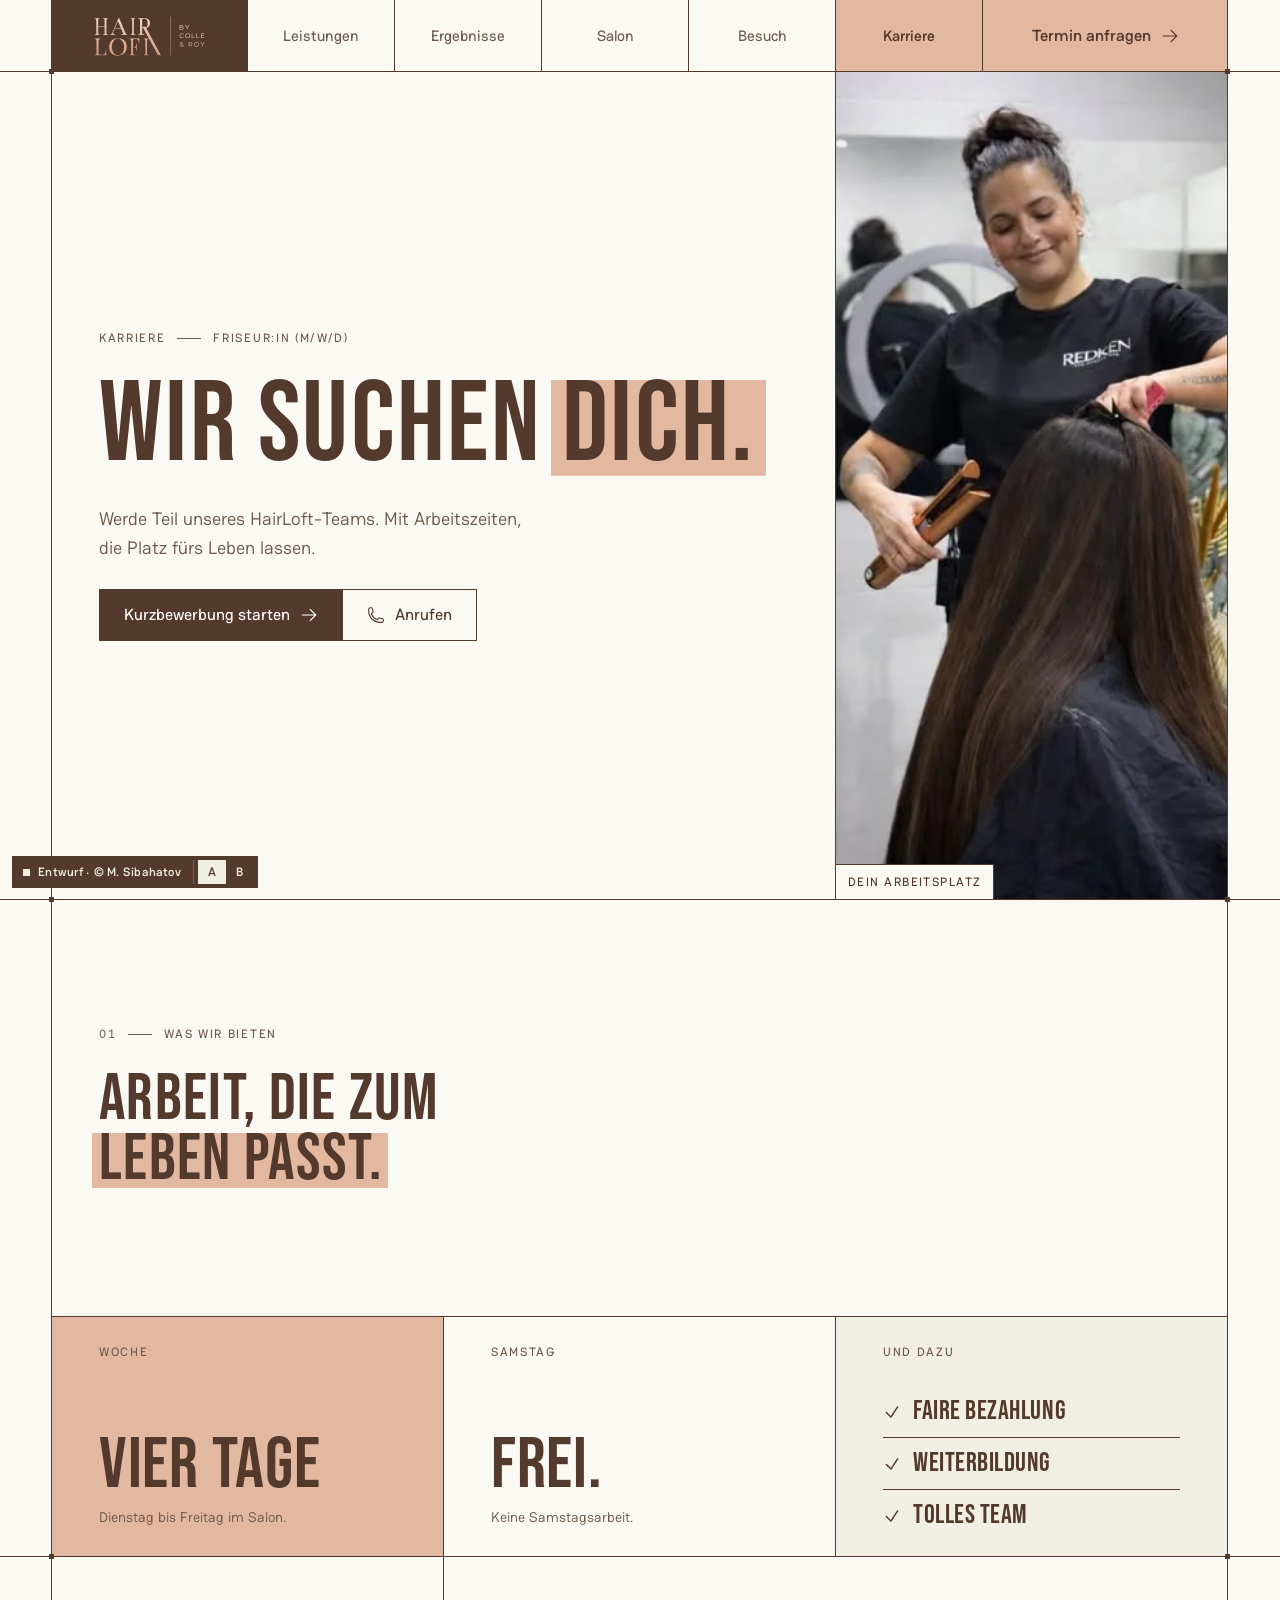
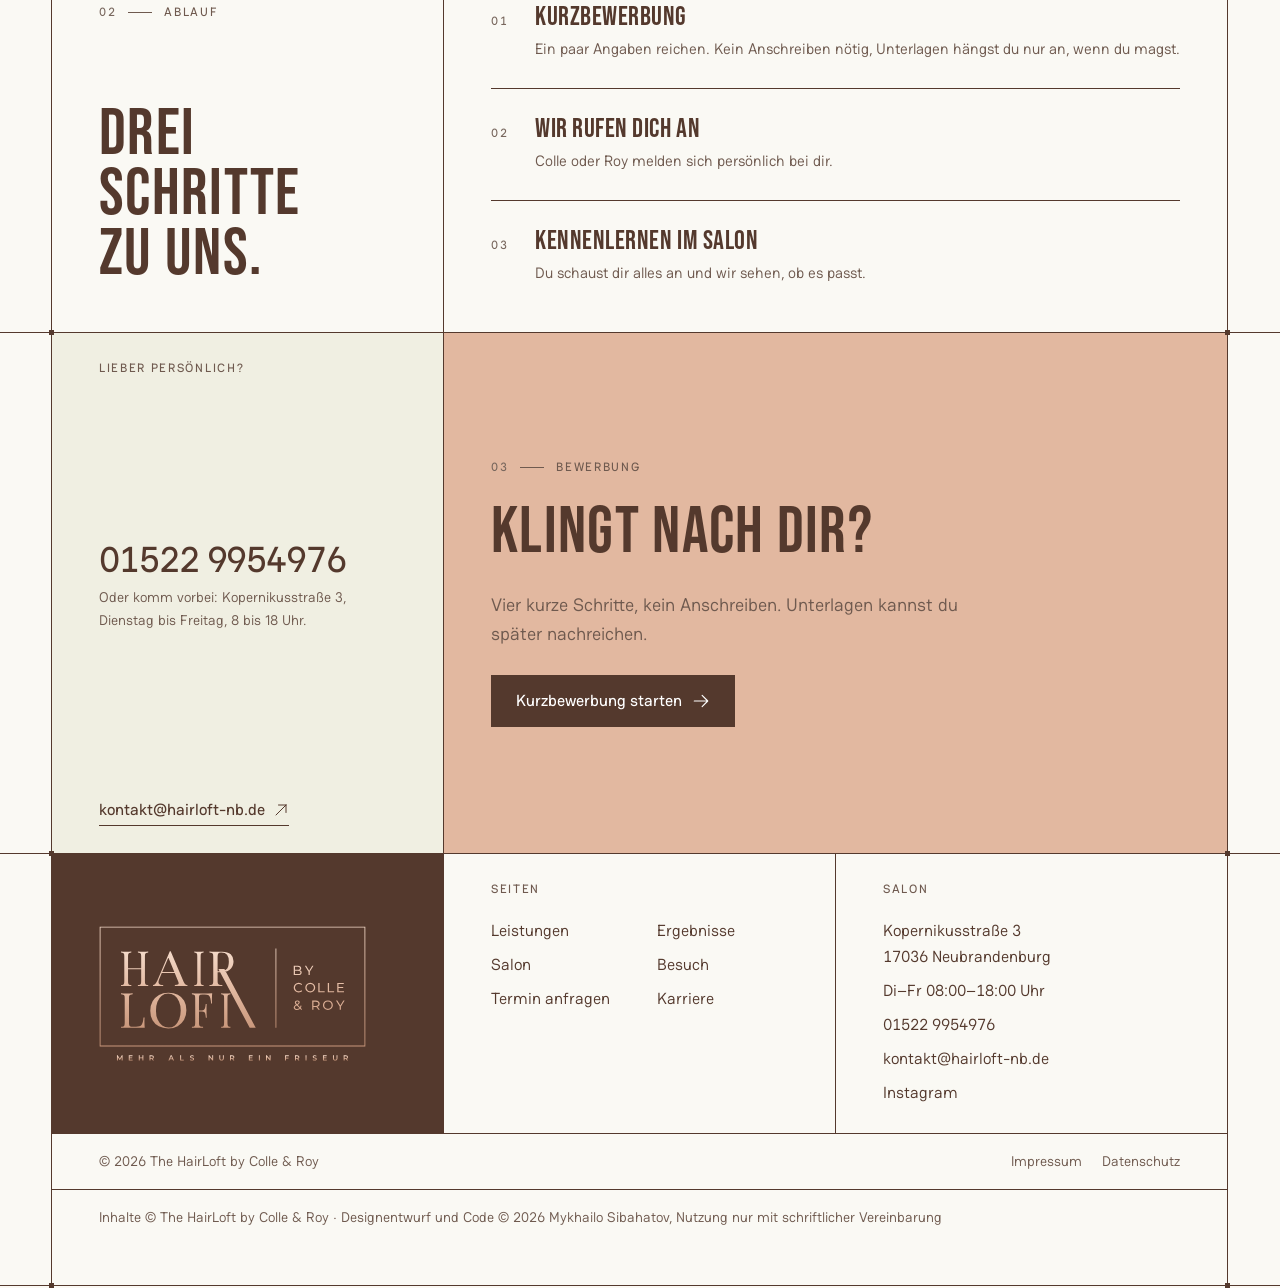
<file: karriere.html>
<!doctype html>
<html lang="de">
<head>
<meta charset="utf-8">
<meta name="viewport" content="width=device-width, initial-scale=1, viewport-fit=cover">
<title>Karriere · Friseur:in gesucht in Neubrandenburg · The HairLoft</title>
<meta name="description" content="Werde Teil des HairLoft-Teams in Neubrandenburg: 4-Tage-Woche, keine Samstagsarbeit, faire Bezahlung und Weiterbildung. Kurzbewerbung in einer Minute.">
<meta name="robots" content="noindex">
<meta name="copyright" content="Designentwurf und Code © 2026 Mykhailo Sibahatov. Alle Rechte vorbehalten.">
<meta name="theme-color" content="#54392d">
<link rel="canonical" href="https://www.hairloft-nb.de/karriere.html">
<link rel="icon" href="assets/favicon.svg" type="image/svg+xml">
<link rel="preload" href="fonts/bebas-neue.woff2" as="font" type="font/woff2" crossorigin>
<link rel="preload" href="fonts/haskoy-vf.woff2" as="font" type="font/woff2" crossorigin>
<script>document.documentElement.style.setProperty('--screen', window.innerHeight + 'px');</script>
<link rel="stylesheet" href="css/styles.css?v=17">
</head>
<body>
<a class="skip" href="#main">Zum Inhalt springen</a>
<!-- partial:sprite --><svg class="sprite" aria-hidden="true" focusable="false"><symbol id="i-phone" viewBox="0 0 24 24"><path d="M2.25 6.75c0 8.284 6.716 15 15 15h2.25a2.25 2.25 0 0 0 2.25-2.25v-1.372c0-.516-.351-.966-.852-1.091l-4.423-1.106c-.44-.11-.902.055-1.173.417l-.97 1.293c-.282.376-.769.542-1.21.38a12.035 12.035 0 0 1-7.143-7.143c-.162-.441.004-.928.38-1.21l1.293-.97c.363-.271.527-.734.417-1.173L6.963 3.102a1.125 1.125 0 0 0-1.091-.852H4.5A2.25 2.25 0 0 0 2.25 4.5v2.25Z"/></symbol><symbol id="i-paper-clip" viewBox="0 0 24 24"><path d="m18.375 12.739-7.693 7.693a4.5 4.5 0 0 1-6.364-6.364l10.94-10.94A3 3 0 1 1 19.5 7.372L8.552 18.32m.009-.01-.01.01m5.699-9.941-7.81 7.81a1.5 1.5 0 0 0 2.112 2.13"/></symbol><symbol id="i-document-text" viewBox="0 0 24 24"><path d="M19.5 14.25v-2.625a3.375 3.375 0 0 0-3.375-3.375h-1.5A1.125 1.125 0 0 1 13.5 7.125v-1.5a3.375 3.375 0 0 0-3.375-3.375H8.25m0 12.75h7.5m-7.5 3H12M10.5 2.25H5.625c-.621 0-1.125.504-1.125 1.125v17.25c0 .621.504 1.125 1.125 1.125h12.75c.621 0 1.125-.504 1.125-1.125V11.25a9 9 0 0 0-9-9Z"/></symbol><symbol id="i-arrow-right" viewBox="0 0 24 24"><path d="M13.5 4.5 21 12m0 0-7.5 7.5M21 12H3"/></symbol><symbol id="i-arrow-left" viewBox="0 0 24 24"><path d="M10.5 19.5 3 12m0 0 7.5-7.5M3 12h18"/></symbol><symbol id="i-arrow-up-right" viewBox="0 0 24 24"><path d="m4.5 19.5 15-15m0 0H8.25m11.25 0v11.25"/></symbol><symbol id="i-arrow-long-right" viewBox="0 0 24 24"><path d="M17.25 8.25 21 12m0 0-3.75 3.75M21 12H3"/></symbol><symbol id="i-map-pin" viewBox="0 0 24 24"><path d="M15 10.5a3 3 0 1 1-6 0 3 3 0 0 1 6 0Z"/><path d="M19.5 10.5c0 7.142-7.5 11.25-7.5 11.25S4.5 17.642 4.5 10.5a7.5 7.5 0 1 1 15 0Z"/></symbol><symbol id="i-clock" viewBox="0 0 24 24"><path d="M12 6v6h4.5m4.5 0a9 9 0 1 1-18 0 9 9 0 0 1 18 0Z"/></symbol><symbol id="i-check" viewBox="0 0 24 24"><path d="m4.5 12.75 6 6 9-13.5"/></symbol><symbol id="i-x-mark" viewBox="0 0 24 24"><path d="M6 18 18 6M6 6l12 12"/></symbol><symbol id="i-chevron-left" viewBox="0 0 24 24"><path d="M15.75 19.5 8.25 12l7.5-7.5"/></symbol><symbol id="i-chevron-right" viewBox="0 0 24 24"><path d="m8.25 4.5 7.5 7.5-7.5 7.5"/></symbol><symbol id="i-calendar-days" viewBox="0 0 24 24"><path d="M6.75 3v2.25M17.25 3v2.25M3 18.75V7.5a2.25 2.25 0 0 1 2.25-2.25h13.5A2.25 2.25 0 0 1 21 7.5v11.25m-18 0A2.25 2.25 0 0 0 5.25 21h13.5A2.25 2.25 0 0 0 21 18.75m-18 0v-7.5A2.25 2.25 0 0 1 5.25 9h13.5A2.25 2.25 0 0 1 21 11.25v7.5m-9-6h.008v.008H12v-.008ZM12 15h.008v.008H12V15Zm0 2.25h.008v.008H12v-.008ZM9.75 15h.008v.008H9.75V15Zm0 2.25h.008v.008H9.75v-.008ZM7.5 15h.008v.008H7.5V15Zm0 2.25h.008v.008H7.5v-.008Zm6.75-4.5h.008v.008h-.008v-.008Zm0 2.25h.008v.008h-.008V15Zm0 2.25h.008v.008h-.008v-.008Zm2.25-4.5h.008v.008H16.5v-.008Zm0 2.25h.008v.008H16.5V15Z"/></symbol><symbol id="i-envelope" viewBox="0 0 24 24"><path d="M21.75 6.75v10.5a2.25 2.25 0 0 1-2.25 2.25h-15a2.25 2.25 0 0 1-2.25-2.25V6.75m19.5 0A2.25 2.25 0 0 0 19.5 4.5h-15a2.25 2.25 0 0 0-2.25 2.25m19.5 0v.243a2.25 2.25 0 0 1-1.07 1.916l-7.5 4.615a2.25 2.25 0 0 1-2.36 0L3.32 8.91a2.25 2.25 0 0 1-1.07-1.916V6.75"/></symbol><symbol id="i-sparkles" viewBox="0 0 24 24"><path d="M9.813 15.904 9 18.75l-.813-2.846a4.5 4.5 0 0 0-3.09-3.09L2.25 12l2.846-.813a4.5 4.5 0 0 0 3.09-3.09L9 5.25l.813 2.846a4.5 4.5 0 0 0 3.09 3.09L15.75 12l-2.846.813a4.5 4.5 0 0 0-3.09 3.09ZM18.259 8.715 18 9.75l-.259-1.035a3.375 3.375 0 0 0-2.455-2.456L14.25 6l1.036-.259a3.375 3.375 0 0 0 2.455-2.456L18 2.25l.259 1.035a3.375 3.375 0 0 0 2.456 2.456L21.75 6l-1.035.259a3.375 3.375 0 0 0-2.456 2.456ZM16.894 20.567 16.5 21.75l-.394-1.183a2.25 2.25 0 0 0-1.423-1.423L13.5 18.75l1.183-.394a2.25 2.25 0 0 0 1.423-1.423l.394-1.183.394 1.183a2.25 2.25 0 0 0 1.423 1.423l1.183.394-1.183.394a2.25 2.25 0 0 0-1.423 1.423Z"/></symbol><symbol id="i-heart" viewBox="0 0 24 24"><path d="M21 8.25c0-2.485-2.099-4.5-4.688-4.5-1.935 0-3.597 1.126-4.312 2.733-.715-1.607-2.377-2.733-4.313-2.733C5.1 3.75 3 5.765 3 8.25c0 7.22 9 12 9 12s9-4.78 9-12Z"/></symbol><symbol id="i-academic-cap" viewBox="0 0 24 24"><path d="M4.26 10.147a60.438 60.438 0 0 0-.491 6.347A48.62 48.62 0 0 1 12 20.904a48.62 48.62 0 0 1 8.232-4.41 60.46 60.46 0 0 0-.491-6.347m-15.482 0a50.636 50.636 0 0 0-2.658-.813A59.906 59.906 0 0 1 12 3.493a59.903 59.903 0 0 1 10.399 5.84c-.896.248-1.783.52-2.658.814m-15.482 0A50.717 50.717 0 0 1 12 13.489a50.702 50.702 0 0 1 7.74-3.342M6.75 15a.75.75 0 1 0 0-1.5.75.75 0 0 0 0 1.5Zm0 0v-3.675A55.378 55.378 0 0 1 12 8.443m-7.007 11.55A5.981 5.981 0 0 0 6.75 15.75v-1.5"/></symbol><symbol id="i-banknotes" viewBox="0 0 24 24"><path d="M2.25 18.75a60.07 60.07 0 0 1 15.797 2.101c.727.198 1.453-.342 1.453-1.096V18.75M3.75 4.5v.75A.75.75 0 0 1 3 6h-.75m0 0v-.375c0-.621.504-1.125 1.125-1.125H20.25M2.25 6v9m18-10.5v.75c0 .414.336.75.75.75h.75m-1.5-1.5h.375c.621 0 1.125.504 1.125 1.125v9.75c0 .621-.504 1.125-1.125 1.125h-.375m1.5-1.5H21a.75.75 0 0 0-.75.75v.75m0 0H3.75m0 0h-.375a1.125 1.125 0 0 1-1.125-1.125V15m1.5 1.5v-.75A.75.75 0 0 0 3 15h-.75M15 10.5a3 3 0 1 1-6 0 3 3 0 0 1 6 0Zm3 0h.008v.008H18V10.5Zm-12 0h.008v.008H6V10.5Z"/></symbol><symbol id="i-user-group" viewBox="0 0 24 24"><path d="M18 18.72a9.094 9.094 0 0 0 3.741-.479 3 3 0 0 0-4.682-2.72m.94 3.198.001.031c0 .225-.012.447-.037.666A11.944 11.944 0 0 1 12 21c-2.17 0-4.207-.576-5.963-1.584A6.062 6.062 0 0 1 6 18.719m12 0a5.971 5.971 0 0 0-.941-3.197m0 0A5.995 5.995 0 0 0 12 12.75a5.995 5.995 0 0 0-5.058 2.772m0 0a3 3 0 0 0-4.681 2.72 8.986 8.986 0 0 0 3.74.477m.94-3.197a5.971 5.971 0 0 0-.94 3.197M15 6.75a3 3 0 1 1-6 0 3 3 0 0 1 6 0Zm6 3a2.25 2.25 0 1 1-4.5 0 2.25 2.25 0 0 1 4.5 0Zm-13.5 0a2.25 2.25 0 1 1-4.5 0 2.25 2.25 0 0 1 4.5 0Z"/></symbol><symbol id="i-arrow-path" viewBox="0 0 24 24"><path d="M16.023 9.348h4.992v-.001M2.985 19.644v-4.992m0 0h4.992m-4.993 0 3.181 3.183a8.25 8.25 0 0 0 13.803-3.7M4.031 9.865a8.25 8.25 0 0 1 13.803-3.7l3.181 3.182m0-4.991v4.99"/></symbol><symbol id="i-scissors" viewBox="0 0 24 24"><path d="m7.848 8.25 1.536.887M7.848 8.25a3 3 0 1 1-5.196-3 3 3 0 0 1 5.196 3Zm1.536.887a2.165 2.165 0 0 1 1.083 1.839c.005.351.054.695.14 1.024M9.384 9.137l2.077 1.199M7.848 15.75l1.536-.887m-1.536.887a3 3 0 1 1-5.196 3 3 3 0 0 1 5.196-3Zm1.536-.887a2.165 2.165 0 0 0 1.083-1.838c.005-.352.054-.695.14-1.025m-1.223 2.863 2.077-1.199m0-3.328a4.323 4.323 0 0 1 2.068-1.379l5.325-1.628a4.5 4.5 0 0 1 2.48-.044l.803.215-7.794 4.5m-2.882-1.664A4.33 4.33 0 0 0 10.607 12m3.736 0 7.794 4.5-.802.215a4.5 4.5 0 0 1-2.48-.043l-5.326-1.629a4.324 4.324 0 0 1-2.068-1.379M14.343 12l-2.882 1.664"/></symbol><symbol id="i-sun" viewBox="0 0 24 24"><path d="M12 3v2.25m6.364.386-1.591 1.591M21 12h-2.25m-.386 6.364-1.591-1.591M12 18.75V21m-4.773-4.227-1.591 1.591M5.25 12H3m4.227-4.773L5.636 5.636M15.75 12a3.75 3.75 0 1 1-7.5 0 3.75 3.75 0 0 1 7.5 0Z"/></symbol><symbol id="i-check-badge" viewBox="0 0 24 24"><path d="M9 12.75 11.25 15 15 9.75M21 12c0 1.268-.63 2.39-1.593 3.068a3.745 3.745 0 0 1-1.043 3.296 3.745 3.745 0 0 1-3.296 1.043A3.745 3.745 0 0 1 12 21c-1.268 0-2.39-.63-3.068-1.593a3.746 3.746 0 0 1-3.296-1.043 3.745 3.745 0 0 1-1.043-3.296A3.745 3.745 0 0 1 3 12c0-1.268.63-2.39 1.593-3.068a3.745 3.745 0 0 1 1.043-3.296 3.746 3.746 0 0 1 3.296-1.043A3.746 3.746 0 0 1 12 3c1.268 0 2.39.63 3.068 1.593a3.746 3.746 0 0 1 3.296 1.043 3.746 3.746 0 0 1 1.043 3.296A3.745 3.745 0 0 1 21 12Z"/></symbol><symbol id="i-globe-europe-africa" viewBox="0 0 24 24"><path d="m20.893 13.393-1.135-1.135a2.252 2.252 0 0 1-.421-.585l-1.08-2.16a.414.414 0 0 0-.663-.107.827.827 0 0 1-.812.21l-1.273-.363a.89.89 0 0 0-.738 1.595l.587.39c.59.395.674 1.23.172 1.732l-.2.2c-.212.212-.33.498-.33.796v.41c0 .409-.11.809-.32 1.158l-1.315 2.191a2.11 2.11 0 0 1-1.81 1.025 1.055 1.055 0 0 1-1.055-1.055v-1.172c0-.92-.56-1.747-1.414-2.089l-.655-.261a2.25 2.25 0 0 1-1.383-2.46l.007-.042a2.25 2.25 0 0 1 .29-.787l.09-.15a2.25 2.25 0 0 1 2.37-1.048l1.178.236a1.125 1.125 0 0 0 1.302-.795l.208-.73a1.125 1.125 0 0 0-.578-1.315l-.665-.332-.091.091a2.25 2.25 0 0 1-1.591.659h-.18c-.249 0-.487.1-.662.274a.931.931 0 0 1-1.458-1.137l1.411-2.353a2.25 2.25 0 0 0 .286-.76m11.928 9.869A9 9 0 0 0 8.965 3.525m11.928 9.868A9 9 0 1 1 8.965 3.525"/></symbol><symbol id="i-chat-bubble-left-right" viewBox="0 0 24 24"><path d="M20.25 8.511c.884.284 1.5 1.128 1.5 2.097v4.286c0 1.136-.847 2.1-1.98 2.193-.34.027-.68.052-1.02.072v3.091l-3-3c-1.354 0-2.694-.055-4.02-.163a2.115 2.115 0 0 1-.825-.242m9.345-8.334a2.126 2.126 0 0 0-.476-.095 48.64 48.64 0 0 0-8.048 0c-1.131.094-1.976 1.057-1.976 2.192v4.286c0 .837.46 1.58 1.155 1.951m9.345-8.334V6.637c0-1.621-1.152-3.026-2.76-3.235A48.455 48.455 0 0 0 11.25 3c-2.115 0-4.198.137-6.24.402-1.608.209-2.76 1.614-2.76 3.235v6.226c0 1.621 1.152 3.026 2.76 3.235.577.075 1.157.14 1.74.194V21l4.155-4.155"/></symbol><symbol id="i-camera" viewBox="0 0 24 24"><path d="M6.827 6.175A2.31 2.31 0 0 1 5.186 7.23c-.38.054-.757.112-1.134.175C2.999 7.58 2.25 8.507 2.25 9.574V18a2.25 2.25 0 0 0 2.25 2.25h15A2.25 2.25 0 0 0 21.75 18V9.574c0-1.067-.75-1.994-1.802-2.169a47.865 47.865 0 0 0-1.134-.175 2.31 2.31 0 0 1-1.64-1.055l-.822-1.316a2.192 2.192 0 0 0-1.736-1.039 48.774 48.774 0 0 0-5.232 0 2.192 2.192 0 0 0-1.736 1.039l-.821 1.316Z"/><path d="M16.5 12.75a4.5 4.5 0 1 1-9 0 4.5 4.5 0 0 1 9 0ZM18.75 10.5h.008v.008h-.008V10.5Z"/></symbol><symbol id="i-star-solid" viewBox="0 0 24 24"><path fill-rule="evenodd" d="M10.788 3.21c.448-1.077 1.976-1.077 2.424 0l2.082 5.006 5.404.434c1.164.093 1.636 1.545.749 2.305l-4.117 3.527 1.257 5.273c.271 1.136-.964 2.033-1.96 1.425L12 18.354 7.373 21.18c-.996.608-2.231-.29-1.96-1.425l1.257-5.273-4.117-3.527c-.887-.76-.415-2.212.749-2.305l5.404-.434 2.082-5.005Z" clip-rule="evenodd"/></symbol></svg><!-- /partial:sprite -->

<!-- partial:header -->
<header class="top band" id="top">
  <div class="frame">
    <nav class="nav" aria-label="Hauptnavigation">
      <a class="nav__logo" href="index.html" aria-label="The HairLoft by Colle &amp; Roy, zur Startseite"><img src="assets/logo.svg" alt="" width="276" height="100"></a>
      <span class="nav__tint" aria-hidden="true"></span>
      <a class="nav__link" href="index.html#leistungen"><span>Leistungen</span></a>
      <a class="nav__link" href="index.html#ergebnisse"><span>Ergebnisse</span></a>
      <a class="nav__link" href="index.html#salon"><span>Salon</span></a>
      <a class="nav__link" href="index.html#besuch"><span>Besuch</span></a>
      <a class="nav__link" href="karriere.html" aria-current="page"><span>Karriere</span></a>
      <a class="nav__status" href="index.html#besuch" data-status><span class="dot" aria-hidden="true"></span><span data-status-short>Di–Fr</span><span class="st-rest" data-status-rest>08–18 Uhr</span></a>
      <a class="nav__call" href="tel:+4915229954976" aria-label="Anrufen: 01522 9954976"><svg class="i"><use href="#i-phone"/></svg></a>
      <a class="nav__cta" href="termin.html" data-modal="book"><span>Termin anfragen</span><svg class="i"><use href="#i-arrow-right"/></svg></a>
      <button class="nav__toggle" type="button" aria-expanded="false" aria-controls="menu" aria-label="Menü öffnen"><span></span><span></span><span></span></button>
    </nav>
  </div>
  <div class="menu" id="menu">
    <div class="menu__panel">
      <div class="frame">
        <div class="menu__list">
          <a class="menu__row" href="index.html#leistungen"><span>Leistungen</span><svg class="i"><use href="#i-arrow-right"/></svg></a>
          <a class="menu__row" href="index.html#ergebnisse"><span>Ergebnisse</span><svg class="i"><use href="#i-arrow-right"/></svg></a>
          <a class="menu__row" href="index.html#salon"><span>Salon</span><svg class="i"><use href="#i-arrow-right"/></svg></a>
          <a class="menu__row" href="index.html#besuch"><span>Besuch</span><svg class="i"><use href="#i-arrow-right"/></svg></a>
          <a class="menu__row" href="karriere.html" aria-current="page"><span>Karriere</span><svg class="i"><use href="#i-arrow-right"/></svg></a>
        </div>
        <div class="menu__space" data-status><span class="dot" aria-hidden="true"></span><span><span data-status-short>Di–Fr</span> <span data-status-rest>08–18 Uhr</span></span></div>
        <div class="menu__foot">
          <a href="termin.html" data-modal="book"><svg class="i"><use href="#i-calendar-days"/></svg><span>Termin</span></a>
          <a href="tel:+4915229954976"><svg class="i"><use href="#i-phone"/></svg><span>Anrufen</span></a>
        </div>
      </div>
    </div>
  </div>
</header>
<!-- /partial:header -->

<main id="main">

  <!-- Hero: one screen -->
  <section class="band hero">
    <div class="frame">
      <div class="grid">
        <div class="cell hero__title c-8 m-12">
          <p class="label"><span>Karriere</span><span class="bar" aria-hidden="true"></span><span>Friseur:in (m/w/d)</span></p>
          <h1>Wir suchen <span class="hl">dich.</span></h1>
          <p class="lead">Werde Teil unseres HairLoft-Teams. Mit Arbeitszeiten, die Platz fürs Leben lassen.</p>
          <div class="actions">
            <a class="btn" href="#bewerbung" data-modal="apply"><span>Kurzbewerbung starten</span><svg class="i i--go"><use href="#i-arrow-right"/></svg></a>
            <a class="btn btn--line num" href="tel:+4915229954976"><svg class="i"><use href="#i-phone"/></svg><span>Anrufen</span></a>
          </div>
        </div>
        <figure class="cell media hero__photo c-4 m-12">
          <img src="assets/img/stylistin-bei-der-arbeit.webp" alt="Stylistin bei der Arbeit im HairLoft" width="480" height="640" fetchpriority="high" style="object-position: 50% 22%">
          <figcaption class="media__tag">Dein Arbeitsplatz</figcaption>
        </figure>
      </div>
    </div>
  </section>

  <!-- Vorteile: three cells on the thirds -->
  <section class="band" aria-labelledby="vorteile-title">
    <div class="frame">
      <div class="grid">
        <div class="cell head c-12">
          <div class="head__title">
            <p class="label"><span class="no">01</span><span class="bar" aria-hidden="true"></span><span>Was wir bieten</span></p>
            <h2 id="vorteile-title">Arbeit, die zum <span class="hl">Leben passt.</span></h2>
          </div>
        </div>
        <div class="cell cell--blush cell--between stat-cell c-4 t-12">
          <p class="label"><span>Woche</span></p>
          <div>
            <p class="stat">Vier Tage</p>
            <p class="small">Dienstag bis Freitag im Salon.</p>
          </div>
        </div>
        <div class="cell cell--between stat-cell c-4 t-12">
          <p class="label"><span>Samstag</span></p>
          <div>
            <p class="stat">Frei.</p>
            <p class="small">Keine Samstagsarbeit.</p>
          </div>
        </div>
        <div class="cell cell--linen cell--between stat-cell c-4 t-12">
          <p class="label"><span>Und dazu</span></p>
          <ul class="plus">
            <li><svg class="i" aria-hidden="true"><use href="#i-check"/></svg><span>Faire Bezahlung</span></li>
            <li><svg class="i" aria-hidden="true"><use href="#i-check"/></svg><span>Weiterbildung</span></li>
            <li><svg class="i" aria-hidden="true"><use href="#i-check"/></svg><span>Tolles Team</span></li>
          </ul>
        </div>
      </div>
    </div>
  </section>

  <!-- Ablauf: title on the first third, the steps in one cell -->
  <section class="band" aria-labelledby="ablauf-title">
    <div class="frame">
      <div class="grid">
        <div class="cell cell--lg cell--between c-4 t-12">
          <p class="label"><span class="no">02</span><span class="bar" aria-hidden="true"></span><span>Ablauf</span></p>
          <h2 id="ablauf-title">Drei Schritte zu uns.</h2>
        </div>
        <div class="cell cell--lg cell--center c-8 t-12">
          <ol class="steps steps--lg">
            <li><div><h3>Kurzbewerbung</h3><p>Ein paar Angaben reichen. Kein Anschreiben nötig, Unterlagen hängst du nur an, wenn du magst.</p></div></li>
            <li><div><h3>Wir rufen dich an</h3><p>Colle oder Roy melden sich persönlich bei dir.</p></div></li>
            <li><div><h3>Kennenlernen im Salon</h3><p>Du schaust dir alles an und wir sehen, ob es passt.</p></div></li>
          </ol>
        </div>
      </div>
    </div>
  </section>

  <!-- Bewerbung -->
  <section class="band" id="bewerbung" aria-labelledby="bewerbung-title">
    <div class="frame">
      <div class="grid grid--close">
        <div class="cell cell--blush cta c-8 t-12">
          <p class="label"><span class="no">03</span><span class="bar" aria-hidden="true"></span><span>Bewerbung</span></p>
          <h2 id="bewerbung-title">Klingt nach dir?</h2>
          <p class="lead">Vier kurze Schritte, kein Anschreiben. Unterlagen kannst du später nachreichen.</p>
          <a class="btn" href="mailto:kontakt@hairloft-nb.de?subject=Bewerbung" data-modal="apply"><span>Kurzbewerbung starten</span><svg class="i i--go"><use href="#i-arrow-right"/></svg></a>
        </div>
        <div class="cell cell--linen cell--between teaser c-4 t-12">
          <p class="label"><span>Lieber persönlich?</span></p>
          <div class="stack stack--tight">
            <a class="big-link num" href="tel:+4915229954976">01522 9954976</a>
            <p class="small">Oder komm vorbei: Kopernikusstraße 3, Dienstag bis Freitag, 8 bis 18 Uhr.</p>
          </div>
          <div><a class="link" href="mailto:kontakt@hairloft-nb.de?subject=Bewerbung"><span>kontakt@hairloft-nb.de</span><svg class="i"><use href="#i-arrow-up-right"/></svg></a></div>
        </div>
      </div>
    </div>
  </section>

</main>

<!-- partial:footer -->
<footer class="band band--last">
  <div class="frame">
    <div class="grid">
      <div class="cell cell--ink foot__logo c-4 t-12">
        <img src="assets/logo-framed.svg" alt="The HairLoft by Colle &amp; Roy. Mehr als nur ein Friseur." width="340" height="173" loading="lazy">
      </div>
      <div class="cell c-4 t-6 m-12">
        <p class="label"><span>Seiten</span></p>
        <ul class="foot__list foot__list--2">
          <li><a href="index.html#leistungen">Leistungen</a></li>
          <li><a href="index.html#ergebnisse">Ergebnisse</a></li>
          <li><a href="index.html#salon">Salon</a></li>
          <li><a href="index.html#besuch">Besuch</a></li>
          <li><a href="termin.html" data-modal="book">Termin anfragen</a></li>
          <li><a href="karriere.html">Karriere</a></li>
        </ul>
      </div>
      <div class="cell c-4 t-6 m-12">
        <p class="label"><span>Salon</span></p>
        <ul class="foot__list">
          <li class="num">Kopernikusstraße 3<br>17036 Neubrandenburg</li>
          <li class="num">Di–Fr 08:00–18:00 Uhr</li>
          <li><a class="num" href="tel:+4915229954976">01522 9954976</a></li>
          <li><a href="mailto:kontakt@hairloft-nb.de">kontakt@hairloft-nb.de</a></li>
          <li><a href="https://www.instagram.com/the_hairloft_by_colle_roy_/" target="_blank" rel="noopener">Instagram</a></li>
        </ul>
      </div>
      <div class="cell foot__base c-12">
        <span>© 2026 The HairLoft by Colle &amp; Roy</span>
        <nav aria-label="Rechtliches"><a href="impressum.html">Impressum</a><a href="datenschutz.html">Datenschutz</a></nav>
      </div>
      <div class="cell foot__base foot__credit c-12">
        <span>Inhalte © The HairLoft by Colle &amp; Roy · Designentwurf und Code © 2026 Mykhailo Sibahatov, Nutzung nur mit schriftlicher Vereinbarung</span>
      </div>
    </div>
  </div>
</footer>
<div class="draft-tag"><span class="draft-tag__dot" aria-hidden="true"></span><span>Entwurf · © M. Sibahatov</span><span class="sr-only">Designentwurf von Mykhailo Sibahatov, nicht zur Veröffentlichung freigegeben.</span><span class="draft-tag__ver"><span aria-current="page"><span class="sr-only">Entwurf </span>A</span><a href="v2/karriere.html" data-ver="v2/"><span class="sr-only">Entwurf </span>B</a></span></div>
<!-- /partial:footer -->

<!-- partial:booking -->
<div class="overlay" id="book" aria-hidden="true">
  <form class="modal" id="booking" data-wizard role="dialog" aria-modal="true" aria-labelledby="book-title" action="https://api.web3forms.com/submit" method="POST">
    <input type="hidden" name="access_key" value="WEB3FORMS-KEY">
    <input type="hidden" name="subject" value="Terminanfrage über die Website">
    <input type="hidden" name="from_name" value="HairLoft Website">
    <input type="checkbox" name="botcheck" style="display:none" tabindex="-1" autocomplete="off">
    <input type="hidden" name="datum" value="">
    <input type="hidden" name="uhrzeit" value="">

    <div class="modal__bar">
      <p class="modal__name" id="book-title">Terminanfrage</p>
      <p class="modal__count" data-wz-count aria-live="polite">Schritt 1 von 4</p>
      <button class="modal__x" type="button" data-close aria-label="Schließen"><svg class="i"><use href="#i-x-mark"/></svg></button>
    </div>
    <ol class="prog" style="--n:4" aria-label="Fortschritt">
      <li><button type="button" data-wz-go="0"><span class="prog__no">1</span><svg class="i" aria-hidden="true"><use href="#i-check"/></svg><span class="prog__t">Leistung</span></button></li>
      <li><button type="button" data-wz-go="1"><span class="prog__no">2</span><svg class="i" aria-hidden="true"><use href="#i-check"/></svg><span class="prog__t">Termin</span></button></li>
      <li><button type="button" data-wz-go="2"><span class="prog__no">3</span><svg class="i" aria-hidden="true"><use href="#i-check"/></svg><span class="prog__t">Kontakt</span></button></li>
      <li><button type="button" data-wz-go="3"><span class="prog__no">4</span><svg class="i" aria-hidden="true"><use href="#i-check"/></svg><span class="prog__t">Senden</span></button></li>
    </ol>

    <div class="modal__body">
      <div class="step is-active" data-step data-group="leistung" role="group" aria-labelledby="bk-q1">
        <div class="step__q">
          <p class="label"><span class="no">01</span><span class="bar" aria-hidden="true"></span><span>Leistung</span></p>
          <h2 id="bk-q1" tabindex="-1">Was dürfen wir für dich tun?</h2>
          <p class="small">Unsicher? Wähle die Beratung, den Rest klären wir am Telefon.</p>
          <p class="err" role="alert">Bitte wähle eine Leistung.</p>
        </div>
        <div class="step__a">
          <div class="snap">
            <div class="seg seg--list" style="--n:2" role="radiogroup" aria-labelledby="bk-q1">
                <label><input type="radio" name="leistung" value="Balayage" data-slug="balayage"><span>Balayage</span></label>
                <label><input type="radio" name="leistung" value="Face Framing" data-slug="face-framing"><span>Face Framing</span></label>
                <label><input type="radio" name="leistung" value="Glossing" data-slug="glossing"><span>Glossing</span></label>
                <label><input type="radio" name="leistung" value="Foilyage" data-slug="foilyage"><span>Foilyage</span></label>
                <label><input type="radio" name="leistung" value="Highlights &amp; Lowlights" data-slug="highlights-lowlights"><span>Highlights &amp; Lowlights</span></label>
                <label><input type="radio" name="leistung" value="Kreative Farbveränderung" data-slug="farbveraenderung"><span>Farb&shy;veränderung</span></label>
                <label><input type="radio" name="leistung" value="Extensions &amp; Haarverdichtung" data-slug="extensions"><span>Extensions &amp; Haar&shy;verdichtung</span></label>
                <label><input type="radio" name="leistung" value="Schnitt &amp; Styling" data-slug="schnitt-styling"><span>Schnitt &amp; Styling</span></label>
                <label><input type="radio" name="leistung" value="Braut- &amp; Hochzeitsstyling" data-slug="brautstyling"><span>Braut- &amp; Hochzeits&shy;styling</span></label>
                <label><input type="radio" name="leistung" value="Beratung" data-slug="beratung"><span>Erst nur Beratung</span></label>
            </div>
          </div>
          <div class="field">
            <span class="field__label" id="bk-who">Bei wem?</span>
            <div class="snap">
              <div class="seg" style="--n:3" role="radiogroup" aria-labelledby="bk-who">
                <label><input type="radio" name="stylist" value="Colle" data-label="bei Colle"><span>Colle</span></label>
                <label><input type="radio" name="stylist" value="Roy" data-label="bei Roy"><span>Roy</span></label>
                <label><input type="radio" name="stylist" value="egal" data-label="bei Colle oder Roy" checked><span>Egal</span></label>
              </div>
            </div>
          </div>
        </div>
      </div>

      <div class="step step--when" data-step data-group="datum uhrzeit" role="group" aria-labelledby="bk-q2">
        <div class="step__q">
          <p class="label"><span class="no">02</span><span class="bar" aria-hidden="true"></span><span>Termin</span></p>
          <h2 id="bk-q2" tabindex="-1">Wann passt es dir?</h2>
          <p class="small">Wähle einen Tag, dann erscheinen daneben seine Uhrzeiten. Die Zeit ist ein Wunsch, wir bestätigen sie dir am Telefon.</p>
          <p class="err" role="alert">Bitte wähle einen Tag und eine Uhrzeit.</p>
        </div>
        <div class="step__a">
          <div class="snap">
            <div class="when">
              <div class="cal" data-cal role="group" aria-label="Tag"></div>
              <div class="slots" data-slots role="group" aria-label="Uhrzeit" aria-live="polite"></div>
            </div>
          </div>
          <p class="cal__legend"><span class="lg-today"><i></i>heute</span><span><i></i>geschlossen oder vorbei</span></p>
        </div>
      </div>

      <div class="step" data-step role="group" aria-labelledby="bk-q4">
        <div class="step__q">
          <p class="label"><span class="no">03</span><span class="bar" aria-hidden="true"></span><span>Kontakt</span></p>
          <h2 id="bk-q4" tabindex="-1">Wie erreichen wir dich?</h2>
          <p class="small">Wir rufen dich an und machen den Termin fest.</p>
        </div>
        <div class="step__a">
          <div class="snap"><div class="form-rows">
            <div class="field">
              <label for="bk-name">Name</label>
              <input class="input" id="bk-name" name="name" type="text" autocomplete="name" data-required>
              <span class="err">Bitte gib deinen Namen an.</span>
            </div>
            <div class="field">
              <label for="bk-phone">Telefon</label>
              <input class="input" id="bk-phone" name="telefon" type="tel" autocomplete="tel" inputmode="tel" data-required>
              <span class="err">Bitte gib eine gültige Telefonnummer an.</span>
            </div>
            <div class="field full">
              <label for="bk-mail">E-Mail <span class="opt-tag">(optional)</span></label>
              <input class="input" id="bk-mail" name="email" type="email" autocomplete="email">
              <span class="err">Bitte prüfe die E-Mail-Adresse.</span>
            </div>
            <div class="field full">
              <span class="field__label" id="bk-first">Warst du schon bei uns? <span class="opt-tag">(optional)</span></span>
              <div class="snap">
                <div class="seg" style="--n:2" role="radiogroup" aria-labelledby="bk-first">
                  <label><input type="radio" name="neukunde" value="War schon da"><span>Ja</span></label>
                  <label><input type="radio" name="neukunde" value="Erster Besuch"><span>Nein, erster Besuch</span></label>
                </div>
              </div>
            </div>
          </div></div>
        </div>
      </div>

      <div class="step" data-step role="group" aria-labelledby="bk-q5">
        <div class="step__q">
          <p class="label"><span class="no">04</span><span class="bar" aria-hidden="true"></span><span>Senden</span></p>
          <h2 id="bk-q5" tabindex="-1">Passt alles?</h2>
          <p class="small">Unverbindlich. Der Termin gilt erst, wenn wir ihn dir am Telefon bestätigt haben.</p>
        </div>
        <div class="step__a">
          <dl class="sum">
            <dt>Leistung</dt><dd><span data-sum="leistung" data-empty="–"></span>, <span data-sum="stylist"></span></dd>
            <dt>Termin</dt><dd><span data-sum="datum" data-empty="–"></span>, <span data-sum="uhrzeit" data-empty="–"></span></dd>
            <dt>Kontakt</dt><dd><span data-sum="name" data-empty="–"></span>, <span class="num" data-sum="telefon" data-empty="–"></span></dd>
          </dl>
          <div class="field">
            <label for="bk-note">Nachricht <span class="opt-tag">(optional)</span></label>
            <textarea class="input" id="bk-note" name="nachricht" rows="2" placeholder="Zum Beispiel deine aktuelle Haarfarbe oder ein Wunschlook"></textarea>
          </div>
          <label class="check">
            <input type="checkbox" name="einwilligung" value="ja" data-required>
            <span class="check__box"><svg class="i"><use href="#i-check"/></svg></span>
            <span>Ich bin einverstanden, dass meine Angaben zur Bearbeitung der Anfrage verwendet werden. Mehr in der <a href="datenschutz.html" target="_blank" rel="noopener">Datenschutzerklärung</a>.</span>
          </label>
        </div>
      </div>

      <div class="step step--done" data-wz-done>
        <div class="mark"><svg class="i"><use href="#i-check"/></svg></div>
        <h2 tabindex="-1">Anfrage gesendet.</h2>
        <p>Danke! Wir rufen dich an und bestätigen deinen Termin.</p>
        <p class="small" data-draft>Entwurf: Das Formular ist noch nicht angeschlossen, es wurde nichts versendet.</p>
      </div>
    </div>

    <p class="modal__sum is-blank" data-error="Nicht gesendet. Bitte ruf uns an: 01522 9954976" aria-live="polite">
      <strong>Deine Anfrage</strong>
      <span class="modal__hint">Deine Auswahl erscheint hier.</span>
      <span data-sum="leistung" class="is-empty"></span><span data-sum="stylist" data-with="leistung" class="is-empty"></span><span data-sum="datum" class="is-empty"></span><span data-sum="uhrzeit" class="is-empty"></span>
    </p>
    <div class="modal__foot">
      <button class="btn modal__back" type="button" data-wz-back><svg class="i"><use href="#i-arrow-left"/></svg><span>Zurück</span></button>
      <button class="btn modal__next" type="submit" data-wz-next data-send="Anfrage senden"><span>Weiter</span><svg class="i i--go"><use href="#i-arrow-right"/></svg></button>
    </div>
  </form>
</div>
<!-- /partial:booking -->

<!-- shared:apply --><div class="overlay" id="apply" aria-hidden="true">
  <form class="modal" data-wizard role="dialog" aria-modal="true" aria-labelledby="apply-title" action="https://api.web3forms.com/submit" method="POST">
    <input type="hidden" name="access_key" value="WEB3FORMS-KEY">
    <input type="hidden" name="subject" value="Bewerbung über die Website">
    <input type="hidden" name="from_name" value="HairLoft Website">
    <input type="checkbox" name="botcheck" style="display:none" tabindex="-1" autocomplete="off">

    <div class="modal__bar">
      <p class="modal__name" id="apply-title">Kurzbewerbung</p>
      <p class="modal__count" data-wz-count aria-live="polite">Schritt 1 von 4</p>
      <button class="modal__x" type="button" data-close aria-label="Schließen"><svg class="i"><use href="#i-x-mark"/></svg></button>
    </div>
    <ol class="prog" style="--n:4" aria-label="Fortschritt">
      <li><button type="button" data-wz-go="0"><span class="prog__no">1</span><svg class="i" aria-hidden="true"><use href="#i-check"/></svg><span class="prog__t">Über dich</span></button></li>
      <li><button type="button" data-wz-go="1"><span class="prog__no">2</span><svg class="i" aria-hidden="true"><use href="#i-check"/></svg><span class="prog__t">Kontakt</span></button></li>
      <li><button type="button" data-wz-go="2"><span class="prog__no">3</span><svg class="i" aria-hidden="true"><use href="#i-check"/></svg><span class="prog__t">Unterlagen</span></button></li>
      <li><button type="button" data-wz-go="3"><span class="prog__no">4</span><svg class="i" aria-hidden="true"><use href="#i-check"/></svg><span class="prog__t">Senden</span></button></li>
    </ol>

    <div class="modal__body">
      <div class="step is-active" data-step role="group" aria-labelledby="job-q1">
        <div class="step__q">
          <p class="label"><span class="no">01</span><span class="bar" aria-hidden="true"></span><span>Über dich</span></p>
          <h2 id="job-q1" tabindex="-1">Wo stehst du gerade?</h2>
          <p class="small">Ob Ausbildung, Gesellenbrief oder Meistertitel: wir freuen uns auf dich.</p>
        </div>
        <div class="step__a">
          <div class="snap">
            <div class="seg" style="--n:3" role="radiogroup" aria-labelledby="job-q1">
              <label><input type="radio" name="stand" value="In Ausbildung"><span>In Ausbildung</span></label>
              <label><input type="radio" name="stand" value="Gesell:in"><span>Gesell:in</span></label>
              <label><input type="radio" name="stand" value="Meister:in"><span>Meister:in</span></label>
            </div>
          </div>
          <div class="field">
            <label for="job-note">Ein paar Worte zu dir <span class="opt-tag">(optional)</span></label>
            <textarea class="input" id="job-note" name="nachricht" rows="4" placeholder="Was machst du am liebsten: Farbe, Schnitt, Extensions?"></textarea>
          </div>
        </div>
      </div>

      <div class="step" data-step role="group" aria-labelledby="job-q2">
        <div class="step__q">
          <p class="label"><span class="no">02</span><span class="bar" aria-hidden="true"></span><span>Kontakt</span></p>
          <h2 id="job-q2" tabindex="-1">Wie erreichen wir dich?</h2>
          <p class="small">Colle oder Roy melden sich persönlich bei dir.</p>
        </div>
        <div class="step__a">
          <div class="snap"><div class="form-rows">
            <div class="field">
              <label for="job-name">Name</label>
              <input class="input" id="job-name" name="name" type="text" autocomplete="name" data-required>
              <span class="err">Bitte gib deinen Namen an.</span>
            </div>
            <div class="field">
              <label for="job-phone">Telefon</label>
              <input class="input" id="job-phone" name="telefon" type="tel" autocomplete="tel" inputmode="tel" data-required>
              <span class="err">Bitte gib eine gültige Telefonnummer an.</span>
            </div>
            <div class="field full">
              <label for="job-mail">E-Mail <span class="opt-tag">(optional)</span></label>
              <input class="input" id="job-mail" name="email" type="email" autocomplete="email">
              <span class="err">Bitte prüfe die E-Mail-Adresse.</span>
            </div>
          </div></div>
        </div>
      </div>

      <div class="step" data-step role="group" aria-labelledby="job-q3">
        <div class="step__q">
          <p class="label"><span class="no">03</span><span class="bar" aria-hidden="true"></span><span>Unterlagen</span></p>
          <h2 id="job-q3" tabindex="-1">Magst du etwas anhängen?</h2>
          <p class="small">Kein Muss. Lebenslauf, Zeugnisse oder Arbeitsproben kannst du auch später nachreichen.</p>
        </div>
        <div class="step__a">
          <div class="field files" data-files data-max="3" data-max-mb="5">
            <span class="field__label" id="job-files-label">Unterlagen <span class="opt-tag">(optional)</span></span>
            <input class="files__native" id="job-files" name="attachment" type="file" multiple tabindex="-1"
                   accept=".pdf,.jpg,.jpeg,.png,.webp,.doc,.docx,application/pdf,image/jpeg,image/png,image/webp" aria-hidden="true">
            <button class="drop" type="button" aria-labelledby="job-files-label job-files-cta" aria-describedby="job-files-hint">
              <svg class="i" aria-hidden="true"><use href="#i-paper-clip"/></svg>
              <span class="drop__cta" id="job-files-cta">Dateien auswählen</span>
              <span class="drop__or">oder hierher ziehen</span>
            </button>
            <p class="files__hint" id="job-files-hint">PDF, JPG, PNG oder Word, bis 5 MB je Datei, höchstens 3 Dateien.</p>
            <p class="err files__err" role="alert"></p>
            <ul class="files__list" aria-label="Ausgewählte Dateien"></ul>
          </div>
        </div>
      </div>

      <div class="step" data-step role="group" aria-labelledby="job-q4">
        <div class="step__q">
          <p class="label"><span class="no">04</span><span class="bar" aria-hidden="true"></span><span>Senden</span></p>
          <h2 id="job-q4" tabindex="-1">Passt alles?</h2>
          <p class="small">Nach dem Senden rufen wir dich an und vereinbaren ein Kennenlernen im Salon.</p>
        </div>
        <div class="step__a">
          <dl class="sum">
            <dt>Stand</dt><dd data-sum="stand" data-empty="–"></dd>
            <dt>Kontakt</dt><dd><span data-sum="name" data-empty="–"></span>, <span class="num" data-sum="telefon" data-empty="–"></span></dd>
            <dt>Unterlagen</dt><dd data-sum="attachment" data-empty="keine, reiche ich nach"></dd>
          </dl>
          <label class="check">
            <input type="checkbox" name="einwilligung" value="ja" data-required>
            <span class="check__box"><svg class="i"><use href="#i-check"/></svg></span>
            <span>Ich bin einverstanden, dass meine Angaben zur Bearbeitung der Bewerbung verwendet werden. Mehr in der <a href="datenschutz.html" target="_blank" rel="noopener">Datenschutzerklärung</a>.</span>
          </label>
        </div>
      </div>

      <div class="step step--done" data-wz-done>
        <div class="mark"><svg class="i"><use href="#i-check"/></svg></div>
        <h2 tabindex="-1">Bewerbung gesendet.</h2>
        <p>Danke für dein Interesse! Wir melden uns telefonisch bei dir.</p>
        <p class="small" data-draft>Entwurf: Das Formular ist noch nicht angeschlossen, es wurde nichts versendet.</p>
      </div>
    </div>

    <p class="modal__sum is-blank" data-error="Nicht gesendet. Bitte ruf uns an: 01522 9954976" aria-live="polite">
      <strong>Deine Bewerbung</strong>
      <span class="modal__hint">Deine Angaben erscheinen hier.</span>
      <span data-sum="stand" class="is-empty"></span><span data-sum="name" class="is-empty"></span><span data-sum="attachment" class="is-empty"></span>
    </p>
    <div class="modal__foot">
      <button class="btn modal__back" type="button" data-wz-back><svg class="i"><use href="#i-arrow-left"/></svg><span>Zurück</span></button>
      <button class="btn modal__next" type="submit" data-wz-next data-send="Bewerbung senden"><span>Weiter</span><svg class="i i--go"><use href="#i-arrow-right"/></svg></button>
    </div>
  </form>
</div><!-- /shared:apply -->

<script src="js/main.js?v=17" defer></script>
<script src="js/booking.js?v=17" defer></script>
</body>
</html>
</file>
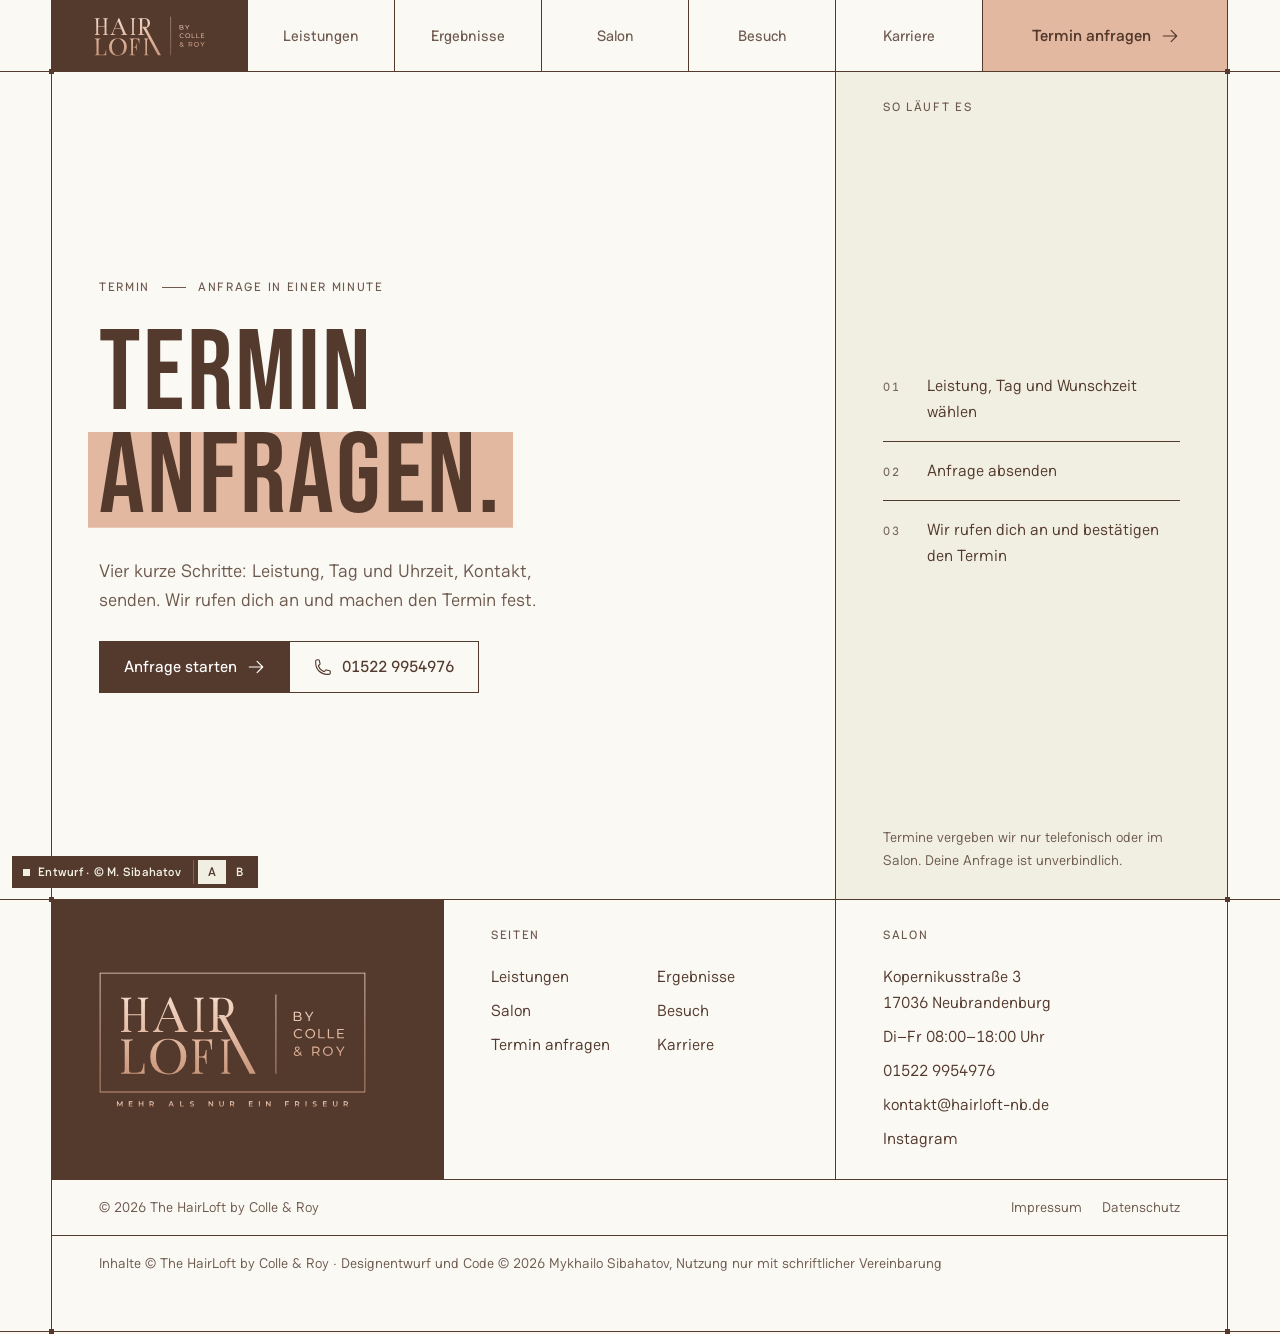
<file: termin.html>
<!doctype html>
<html lang="de">
<head>
<meta charset="utf-8">
<meta name="viewport" content="width=device-width, initial-scale=1, viewport-fit=cover">
<title>Termin anfragen · The HairLoft by Colle &amp; Roy</title>
<meta name="description" content="Termin im HairLoft Neubrandenburg anfragen: Leistung, Wunschtag und Uhrzeit wählen. Wir bestätigen deinen Termin telefonisch.">
<meta name="robots" content="noindex">
<meta name="copyright" content="Designentwurf und Code © 2026 Mykhailo Sibahatov. Alle Rechte vorbehalten.">
<meta name="theme-color" content="#54392d">
<link rel="canonical" href="https://www.hairloft-nb.de/termin.html">
<link rel="icon" href="assets/favicon.svg" type="image/svg+xml">
<link rel="preload" href="fonts/bebas-neue.woff2" as="font" type="font/woff2" crossorigin>
<link rel="preload" href="fonts/haskoy-vf.woff2" as="font" type="font/woff2" crossorigin>
<script>document.documentElement.style.setProperty('--screen', window.innerHeight + 'px');</script>
<link rel="stylesheet" href="css/styles.css?v=17">
</head>
<body>
<a class="skip" href="#main">Zum Inhalt springen</a>
<!-- partial:sprite --><svg class="sprite" aria-hidden="true" focusable="false"><symbol id="i-phone" viewBox="0 0 24 24"><path d="M2.25 6.75c0 8.284 6.716 15 15 15h2.25a2.25 2.25 0 0 0 2.25-2.25v-1.372c0-.516-.351-.966-.852-1.091l-4.423-1.106c-.44-.11-.902.055-1.173.417l-.97 1.293c-.282.376-.769.542-1.21.38a12.035 12.035 0 0 1-7.143-7.143c-.162-.441.004-.928.38-1.21l1.293-.97c.363-.271.527-.734.417-1.173L6.963 3.102a1.125 1.125 0 0 0-1.091-.852H4.5A2.25 2.25 0 0 0 2.25 4.5v2.25Z"/></symbol><symbol id="i-paper-clip" viewBox="0 0 24 24"><path d="m18.375 12.739-7.693 7.693a4.5 4.5 0 0 1-6.364-6.364l10.94-10.94A3 3 0 1 1 19.5 7.372L8.552 18.32m.009-.01-.01.01m5.699-9.941-7.81 7.81a1.5 1.5 0 0 0 2.112 2.13"/></symbol><symbol id="i-document-text" viewBox="0 0 24 24"><path d="M19.5 14.25v-2.625a3.375 3.375 0 0 0-3.375-3.375h-1.5A1.125 1.125 0 0 1 13.5 7.125v-1.5a3.375 3.375 0 0 0-3.375-3.375H8.25m0 12.75h7.5m-7.5 3H12M10.5 2.25H5.625c-.621 0-1.125.504-1.125 1.125v17.25c0 .621.504 1.125 1.125 1.125h12.75c.621 0 1.125-.504 1.125-1.125V11.25a9 9 0 0 0-9-9Z"/></symbol><symbol id="i-arrow-right" viewBox="0 0 24 24"><path d="M13.5 4.5 21 12m0 0-7.5 7.5M21 12H3"/></symbol><symbol id="i-arrow-left" viewBox="0 0 24 24"><path d="M10.5 19.5 3 12m0 0 7.5-7.5M3 12h18"/></symbol><symbol id="i-arrow-up-right" viewBox="0 0 24 24"><path d="m4.5 19.5 15-15m0 0H8.25m11.25 0v11.25"/></symbol><symbol id="i-arrow-long-right" viewBox="0 0 24 24"><path d="M17.25 8.25 21 12m0 0-3.75 3.75M21 12H3"/></symbol><symbol id="i-map-pin" viewBox="0 0 24 24"><path d="M15 10.5a3 3 0 1 1-6 0 3 3 0 0 1 6 0Z"/><path d="M19.5 10.5c0 7.142-7.5 11.25-7.5 11.25S4.5 17.642 4.5 10.5a7.5 7.5 0 1 1 15 0Z"/></symbol><symbol id="i-clock" viewBox="0 0 24 24"><path d="M12 6v6h4.5m4.5 0a9 9 0 1 1-18 0 9 9 0 0 1 18 0Z"/></symbol><symbol id="i-check" viewBox="0 0 24 24"><path d="m4.5 12.75 6 6 9-13.5"/></symbol><symbol id="i-x-mark" viewBox="0 0 24 24"><path d="M6 18 18 6M6 6l12 12"/></symbol><symbol id="i-chevron-left" viewBox="0 0 24 24"><path d="M15.75 19.5 8.25 12l7.5-7.5"/></symbol><symbol id="i-chevron-right" viewBox="0 0 24 24"><path d="m8.25 4.5 7.5 7.5-7.5 7.5"/></symbol><symbol id="i-calendar-days" viewBox="0 0 24 24"><path d="M6.75 3v2.25M17.25 3v2.25M3 18.75V7.5a2.25 2.25 0 0 1 2.25-2.25h13.5A2.25 2.25 0 0 1 21 7.5v11.25m-18 0A2.25 2.25 0 0 0 5.25 21h13.5A2.25 2.25 0 0 0 21 18.75m-18 0v-7.5A2.25 2.25 0 0 1 5.25 9h13.5A2.25 2.25 0 0 1 21 11.25v7.5m-9-6h.008v.008H12v-.008ZM12 15h.008v.008H12V15Zm0 2.25h.008v.008H12v-.008ZM9.75 15h.008v.008H9.75V15Zm0 2.25h.008v.008H9.75v-.008ZM7.5 15h.008v.008H7.5V15Zm0 2.25h.008v.008H7.5v-.008Zm6.75-4.5h.008v.008h-.008v-.008Zm0 2.25h.008v.008h-.008V15Zm0 2.25h.008v.008h-.008v-.008Zm2.25-4.5h.008v.008H16.5v-.008Zm0 2.25h.008v.008H16.5V15Z"/></symbol><symbol id="i-envelope" viewBox="0 0 24 24"><path d="M21.75 6.75v10.5a2.25 2.25 0 0 1-2.25 2.25h-15a2.25 2.25 0 0 1-2.25-2.25V6.75m19.5 0A2.25 2.25 0 0 0 19.5 4.5h-15a2.25 2.25 0 0 0-2.25 2.25m19.5 0v.243a2.25 2.25 0 0 1-1.07 1.916l-7.5 4.615a2.25 2.25 0 0 1-2.36 0L3.32 8.91a2.25 2.25 0 0 1-1.07-1.916V6.75"/></symbol><symbol id="i-sparkles" viewBox="0 0 24 24"><path d="M9.813 15.904 9 18.75l-.813-2.846a4.5 4.5 0 0 0-3.09-3.09L2.25 12l2.846-.813a4.5 4.5 0 0 0 3.09-3.09L9 5.25l.813 2.846a4.5 4.5 0 0 0 3.09 3.09L15.75 12l-2.846.813a4.5 4.5 0 0 0-3.09 3.09ZM18.259 8.715 18 9.75l-.259-1.035a3.375 3.375 0 0 0-2.455-2.456L14.25 6l1.036-.259a3.375 3.375 0 0 0 2.455-2.456L18 2.25l.259 1.035a3.375 3.375 0 0 0 2.456 2.456L21.75 6l-1.035.259a3.375 3.375 0 0 0-2.456 2.456ZM16.894 20.567 16.5 21.75l-.394-1.183a2.25 2.25 0 0 0-1.423-1.423L13.5 18.75l1.183-.394a2.25 2.25 0 0 0 1.423-1.423l.394-1.183.394 1.183a2.25 2.25 0 0 0 1.423 1.423l1.183.394-1.183.394a2.25 2.25 0 0 0-1.423 1.423Z"/></symbol><symbol id="i-heart" viewBox="0 0 24 24"><path d="M21 8.25c0-2.485-2.099-4.5-4.688-4.5-1.935 0-3.597 1.126-4.312 2.733-.715-1.607-2.377-2.733-4.313-2.733C5.1 3.75 3 5.765 3 8.25c0 7.22 9 12 9 12s9-4.78 9-12Z"/></symbol><symbol id="i-academic-cap" viewBox="0 0 24 24"><path d="M4.26 10.147a60.438 60.438 0 0 0-.491 6.347A48.62 48.62 0 0 1 12 20.904a48.62 48.62 0 0 1 8.232-4.41 60.46 60.46 0 0 0-.491-6.347m-15.482 0a50.636 50.636 0 0 0-2.658-.813A59.906 59.906 0 0 1 12 3.493a59.903 59.903 0 0 1 10.399 5.84c-.896.248-1.783.52-2.658.814m-15.482 0A50.717 50.717 0 0 1 12 13.489a50.702 50.702 0 0 1 7.74-3.342M6.75 15a.75.75 0 1 0 0-1.5.75.75 0 0 0 0 1.5Zm0 0v-3.675A55.378 55.378 0 0 1 12 8.443m-7.007 11.55A5.981 5.981 0 0 0 6.75 15.75v-1.5"/></symbol><symbol id="i-banknotes" viewBox="0 0 24 24"><path d="M2.25 18.75a60.07 60.07 0 0 1 15.797 2.101c.727.198 1.453-.342 1.453-1.096V18.75M3.75 4.5v.75A.75.75 0 0 1 3 6h-.75m0 0v-.375c0-.621.504-1.125 1.125-1.125H20.25M2.25 6v9m18-10.5v.75c0 .414.336.75.75.75h.75m-1.5-1.5h.375c.621 0 1.125.504 1.125 1.125v9.75c0 .621-.504 1.125-1.125 1.125h-.375m1.5-1.5H21a.75.75 0 0 0-.75.75v.75m0 0H3.75m0 0h-.375a1.125 1.125 0 0 1-1.125-1.125V15m1.5 1.5v-.75A.75.75 0 0 0 3 15h-.75M15 10.5a3 3 0 1 1-6 0 3 3 0 0 1 6 0Zm3 0h.008v.008H18V10.5Zm-12 0h.008v.008H6V10.5Z"/></symbol><symbol id="i-user-group" viewBox="0 0 24 24"><path d="M18 18.72a9.094 9.094 0 0 0 3.741-.479 3 3 0 0 0-4.682-2.72m.94 3.198.001.031c0 .225-.012.447-.037.666A11.944 11.944 0 0 1 12 21c-2.17 0-4.207-.576-5.963-1.584A6.062 6.062 0 0 1 6 18.719m12 0a5.971 5.971 0 0 0-.941-3.197m0 0A5.995 5.995 0 0 0 12 12.75a5.995 5.995 0 0 0-5.058 2.772m0 0a3 3 0 0 0-4.681 2.72 8.986 8.986 0 0 0 3.74.477m.94-3.197a5.971 5.971 0 0 0-.94 3.197M15 6.75a3 3 0 1 1-6 0 3 3 0 0 1 6 0Zm6 3a2.25 2.25 0 1 1-4.5 0 2.25 2.25 0 0 1 4.5 0Zm-13.5 0a2.25 2.25 0 1 1-4.5 0 2.25 2.25 0 0 1 4.5 0Z"/></symbol><symbol id="i-arrow-path" viewBox="0 0 24 24"><path d="M16.023 9.348h4.992v-.001M2.985 19.644v-4.992m0 0h4.992m-4.993 0 3.181 3.183a8.25 8.25 0 0 0 13.803-3.7M4.031 9.865a8.25 8.25 0 0 1 13.803-3.7l3.181 3.182m0-4.991v4.99"/></symbol><symbol id="i-scissors" viewBox="0 0 24 24"><path d="m7.848 8.25 1.536.887M7.848 8.25a3 3 0 1 1-5.196-3 3 3 0 0 1 5.196 3Zm1.536.887a2.165 2.165 0 0 1 1.083 1.839c.005.351.054.695.14 1.024M9.384 9.137l2.077 1.199M7.848 15.75l1.536-.887m-1.536.887a3 3 0 1 1-5.196 3 3 3 0 0 1 5.196-3Zm1.536-.887a2.165 2.165 0 0 0 1.083-1.838c.005-.352.054-.695.14-1.025m-1.223 2.863 2.077-1.199m0-3.328a4.323 4.323 0 0 1 2.068-1.379l5.325-1.628a4.5 4.5 0 0 1 2.48-.044l.803.215-7.794 4.5m-2.882-1.664A4.33 4.33 0 0 0 10.607 12m3.736 0 7.794 4.5-.802.215a4.5 4.5 0 0 1-2.48-.043l-5.326-1.629a4.324 4.324 0 0 1-2.068-1.379M14.343 12l-2.882 1.664"/></symbol><symbol id="i-sun" viewBox="0 0 24 24"><path d="M12 3v2.25m6.364.386-1.591 1.591M21 12h-2.25m-.386 6.364-1.591-1.591M12 18.75V21m-4.773-4.227-1.591 1.591M5.25 12H3m4.227-4.773L5.636 5.636M15.75 12a3.75 3.75 0 1 1-7.5 0 3.75 3.75 0 0 1 7.5 0Z"/></symbol><symbol id="i-check-badge" viewBox="0 0 24 24"><path d="M9 12.75 11.25 15 15 9.75M21 12c0 1.268-.63 2.39-1.593 3.068a3.745 3.745 0 0 1-1.043 3.296 3.745 3.745 0 0 1-3.296 1.043A3.745 3.745 0 0 1 12 21c-1.268 0-2.39-.63-3.068-1.593a3.746 3.746 0 0 1-3.296-1.043 3.745 3.745 0 0 1-1.043-3.296A3.745 3.745 0 0 1 3 12c0-1.268.63-2.39 1.593-3.068a3.745 3.745 0 0 1 1.043-3.296 3.746 3.746 0 0 1 3.296-1.043A3.746 3.746 0 0 1 12 3c1.268 0 2.39.63 3.068 1.593a3.746 3.746 0 0 1 3.296 1.043 3.746 3.746 0 0 1 1.043 3.296A3.745 3.745 0 0 1 21 12Z"/></symbol><symbol id="i-globe-europe-africa" viewBox="0 0 24 24"><path d="m20.893 13.393-1.135-1.135a2.252 2.252 0 0 1-.421-.585l-1.08-2.16a.414.414 0 0 0-.663-.107.827.827 0 0 1-.812.21l-1.273-.363a.89.89 0 0 0-.738 1.595l.587.39c.59.395.674 1.23.172 1.732l-.2.2c-.212.212-.33.498-.33.796v.41c0 .409-.11.809-.32 1.158l-1.315 2.191a2.11 2.11 0 0 1-1.81 1.025 1.055 1.055 0 0 1-1.055-1.055v-1.172c0-.92-.56-1.747-1.414-2.089l-.655-.261a2.25 2.25 0 0 1-1.383-2.46l.007-.042a2.25 2.25 0 0 1 .29-.787l.09-.15a2.25 2.25 0 0 1 2.37-1.048l1.178.236a1.125 1.125 0 0 0 1.302-.795l.208-.73a1.125 1.125 0 0 0-.578-1.315l-.665-.332-.091.091a2.25 2.25 0 0 1-1.591.659h-.18c-.249 0-.487.1-.662.274a.931.931 0 0 1-1.458-1.137l1.411-2.353a2.25 2.25 0 0 0 .286-.76m11.928 9.869A9 9 0 0 0 8.965 3.525m11.928 9.868A9 9 0 1 1 8.965 3.525"/></symbol><symbol id="i-chat-bubble-left-right" viewBox="0 0 24 24"><path d="M20.25 8.511c.884.284 1.5 1.128 1.5 2.097v4.286c0 1.136-.847 2.1-1.98 2.193-.34.027-.68.052-1.02.072v3.091l-3-3c-1.354 0-2.694-.055-4.02-.163a2.115 2.115 0 0 1-.825-.242m9.345-8.334a2.126 2.126 0 0 0-.476-.095 48.64 48.64 0 0 0-8.048 0c-1.131.094-1.976 1.057-1.976 2.192v4.286c0 .837.46 1.58 1.155 1.951m9.345-8.334V6.637c0-1.621-1.152-3.026-2.76-3.235A48.455 48.455 0 0 0 11.25 3c-2.115 0-4.198.137-6.24.402-1.608.209-2.76 1.614-2.76 3.235v6.226c0 1.621 1.152 3.026 2.76 3.235.577.075 1.157.14 1.74.194V21l4.155-4.155"/></symbol><symbol id="i-camera" viewBox="0 0 24 24"><path d="M6.827 6.175A2.31 2.31 0 0 1 5.186 7.23c-.38.054-.757.112-1.134.175C2.999 7.58 2.25 8.507 2.25 9.574V18a2.25 2.25 0 0 0 2.25 2.25h15A2.25 2.25 0 0 0 21.75 18V9.574c0-1.067-.75-1.994-1.802-2.169a47.865 47.865 0 0 0-1.134-.175 2.31 2.31 0 0 1-1.64-1.055l-.822-1.316a2.192 2.192 0 0 0-1.736-1.039 48.774 48.774 0 0 0-5.232 0 2.192 2.192 0 0 0-1.736 1.039l-.821 1.316Z"/><path d="M16.5 12.75a4.5 4.5 0 1 1-9 0 4.5 4.5 0 0 1 9 0ZM18.75 10.5h.008v.008h-.008V10.5Z"/></symbol><symbol id="i-star-solid" viewBox="0 0 24 24"><path fill-rule="evenodd" d="M10.788 3.21c.448-1.077 1.976-1.077 2.424 0l2.082 5.006 5.404.434c1.164.093 1.636 1.545.749 2.305l-4.117 3.527 1.257 5.273c.271 1.136-.964 2.033-1.96 1.425L12 18.354 7.373 21.18c-.996.608-2.231-.29-1.96-1.425l1.257-5.273-4.117-3.527c-.887-.76-.415-2.212.749-2.305l5.404-.434 2.082-5.005Z" clip-rule="evenodd"/></symbol></svg><!-- /partial:sprite -->

<!-- partial:header -->
<header class="top band" id="top">
  <div class="frame">
    <nav class="nav" aria-label="Hauptnavigation">
      <a class="nav__logo" href="index.html" aria-label="The HairLoft by Colle &amp; Roy, zur Startseite"><img src="assets/logo.svg" alt="" width="276" height="100"></a>
      <span class="nav__tint" aria-hidden="true"></span>
      <a class="nav__link" href="index.html#leistungen"><span>Leistungen</span></a>
      <a class="nav__link" href="index.html#ergebnisse"><span>Ergebnisse</span></a>
      <a class="nav__link" href="index.html#salon"><span>Salon</span></a>
      <a class="nav__link" href="index.html#besuch"><span>Besuch</span></a>
      <a class="nav__link" href="karriere.html"><span>Karriere</span></a>
      <a class="nav__status" href="index.html#besuch" data-status><span class="dot" aria-hidden="true"></span><span data-status-short>Di–Fr</span><span class="st-rest" data-status-rest>08–18 Uhr</span></a>
      <a class="nav__call" href="tel:+4915229954976" aria-label="Anrufen: 01522 9954976"><svg class="i"><use href="#i-phone"/></svg></a>
      <a class="nav__cta" href="termin.html" data-modal="book"><span>Termin anfragen</span><svg class="i"><use href="#i-arrow-right"/></svg></a>
      <button class="nav__toggle" type="button" aria-expanded="false" aria-controls="menu" aria-label="Menü öffnen"><span></span><span></span><span></span></button>
    </nav>
  </div>
  <div class="menu" id="menu">
    <div class="menu__panel">
      <div class="frame">
        <div class="menu__list">
          <a class="menu__row" href="index.html#leistungen"><span>Leistungen</span><svg class="i"><use href="#i-arrow-right"/></svg></a>
          <a class="menu__row" href="index.html#ergebnisse"><span>Ergebnisse</span><svg class="i"><use href="#i-arrow-right"/></svg></a>
          <a class="menu__row" href="index.html#salon"><span>Salon</span><svg class="i"><use href="#i-arrow-right"/></svg></a>
          <a class="menu__row" href="index.html#besuch"><span>Besuch</span><svg class="i"><use href="#i-arrow-right"/></svg></a>
          <a class="menu__row" href="karriere.html"><span>Karriere</span><svg class="i"><use href="#i-arrow-right"/></svg></a>
        </div>
        <div class="menu__space" data-status><span class="dot" aria-hidden="true"></span><span><span data-status-short>Di–Fr</span> <span data-status-rest>08–18 Uhr</span></span></div>
        <div class="menu__foot">
          <a href="termin.html" data-modal="book"><svg class="i"><use href="#i-calendar-days"/></svg><span>Termin</span></a>
          <a href="tel:+4915229954976"><svg class="i"><use href="#i-phone"/></svg><span>Anrufen</span></a>
        </div>
      </div>
    </div>
  </div>
</header>
<!-- /partial:header -->

<main id="main">

  <section class="band hero">
    <div class="frame">
      <div class="grid">
        <div class="cell hero__title c-8 m-12">
          <p class="label"><span>Termin</span><span class="bar" aria-hidden="true"></span><span>Anfrage in einer Minute</span></p>
          <h1>Termin <span class="hl">anfragen.</span></h1>
          <p class="lead">Vier kurze Schritte: Leistung, Tag und Uhrzeit, Kontakt, senden. Wir rufen dich an und machen den Termin fest.</p>
          <div class="actions">
            <a class="btn" href="termin.html" data-modal="book"><span>Anfrage starten</span><svg class="i i--go"><use href="#i-arrow-right"/></svg></a>
            <a class="btn btn--line num" href="tel:+4915229954976"><svg class="i"><use href="#i-phone"/></svg><span>01522 9954976</span></a>
          </div>
        </div>
        <div class="cell cell--linen cell--between c-4 m-12">
          <p class="label"><span>So läuft es</span></p>
          <ol class="steps">
            <li><p>Leistung, Tag und Wunschzeit wählen</p></li>
            <li><p>Anfrage absenden</p></li>
            <li><p>Wir rufen dich an und bestätigen den Termin</p></li>
          </ol>
          <p class="small">Termine vergeben wir nur telefonisch oder im Salon. Deine Anfrage ist unverbindlich.</p>
        </div>
      </div>
    </div>
  </section>

</main>

<!-- partial:footer -->
<footer class="band band--last">
  <div class="frame">
    <div class="grid">
      <div class="cell cell--ink foot__logo c-4 t-12">
        <img src="assets/logo-framed.svg" alt="The HairLoft by Colle &amp; Roy. Mehr als nur ein Friseur." width="340" height="173" loading="lazy">
      </div>
      <div class="cell c-4 t-6 m-12">
        <p class="label"><span>Seiten</span></p>
        <ul class="foot__list foot__list--2">
          <li><a href="index.html#leistungen">Leistungen</a></li>
          <li><a href="index.html#ergebnisse">Ergebnisse</a></li>
          <li><a href="index.html#salon">Salon</a></li>
          <li><a href="index.html#besuch">Besuch</a></li>
          <li><a href="termin.html" data-modal="book">Termin anfragen</a></li>
          <li><a href="karriere.html">Karriere</a></li>
        </ul>
      </div>
      <div class="cell c-4 t-6 m-12">
        <p class="label"><span>Salon</span></p>
        <ul class="foot__list">
          <li class="num">Kopernikusstraße 3<br>17036 Neubrandenburg</li>
          <li class="num">Di–Fr 08:00–18:00 Uhr</li>
          <li><a class="num" href="tel:+4915229954976">01522 9954976</a></li>
          <li><a href="mailto:kontakt@hairloft-nb.de">kontakt@hairloft-nb.de</a></li>
          <li><a href="https://www.instagram.com/the_hairloft_by_colle_roy_/" target="_blank" rel="noopener">Instagram</a></li>
        </ul>
      </div>
      <div class="cell foot__base c-12">
        <span>© 2026 The HairLoft by Colle &amp; Roy</span>
        <nav aria-label="Rechtliches"><a href="impressum.html">Impressum</a><a href="datenschutz.html">Datenschutz</a></nav>
      </div>
      <div class="cell foot__base foot__credit c-12">
        <span>Inhalte © The HairLoft by Colle &amp; Roy · Designentwurf und Code © 2026 Mykhailo Sibahatov, Nutzung nur mit schriftlicher Vereinbarung</span>
      </div>
    </div>
  </div>
</footer>
<div class="draft-tag"><span class="draft-tag__dot" aria-hidden="true"></span><span>Entwurf · © M. Sibahatov</span><span class="sr-only">Designentwurf von Mykhailo Sibahatov, nicht zur Veröffentlichung freigegeben.</span><span class="draft-tag__ver"><span aria-current="page"><span class="sr-only">Entwurf </span>A</span><a href="v2/termin.html" data-ver="v2/"><span class="sr-only">Entwurf </span>B</a></span></div>
<!-- /partial:footer -->

<!-- partial:booking -->
<div class="overlay" id="book" aria-hidden="true">
  <form class="modal" id="booking" data-wizard role="dialog" aria-modal="true" aria-labelledby="book-title" action="https://api.web3forms.com/submit" method="POST">
    <input type="hidden" name="access_key" value="WEB3FORMS-KEY">
    <input type="hidden" name="subject" value="Terminanfrage über die Website">
    <input type="hidden" name="from_name" value="HairLoft Website">
    <input type="checkbox" name="botcheck" style="display:none" tabindex="-1" autocomplete="off">
    <input type="hidden" name="datum" value="">
    <input type="hidden" name="uhrzeit" value="">

    <div class="modal__bar">
      <p class="modal__name" id="book-title">Terminanfrage</p>
      <p class="modal__count" data-wz-count aria-live="polite">Schritt 1 von 4</p>
      <button class="modal__x" type="button" data-close aria-label="Schließen"><svg class="i"><use href="#i-x-mark"/></svg></button>
    </div>
    <ol class="prog" style="--n:4" aria-label="Fortschritt">
      <li><button type="button" data-wz-go="0"><span class="prog__no">1</span><svg class="i" aria-hidden="true"><use href="#i-check"/></svg><span class="prog__t">Leistung</span></button></li>
      <li><button type="button" data-wz-go="1"><span class="prog__no">2</span><svg class="i" aria-hidden="true"><use href="#i-check"/></svg><span class="prog__t">Termin</span></button></li>
      <li><button type="button" data-wz-go="2"><span class="prog__no">3</span><svg class="i" aria-hidden="true"><use href="#i-check"/></svg><span class="prog__t">Kontakt</span></button></li>
      <li><button type="button" data-wz-go="3"><span class="prog__no">4</span><svg class="i" aria-hidden="true"><use href="#i-check"/></svg><span class="prog__t">Senden</span></button></li>
    </ol>

    <div class="modal__body">
      <div class="step is-active" data-step data-group="leistung" role="group" aria-labelledby="bk-q1">
        <div class="step__q">
          <p class="label"><span class="no">01</span><span class="bar" aria-hidden="true"></span><span>Leistung</span></p>
          <h2 id="bk-q1" tabindex="-1">Was dürfen wir für dich tun?</h2>
          <p class="small">Unsicher? Wähle die Beratung, den Rest klären wir am Telefon.</p>
          <p class="err" role="alert">Bitte wähle eine Leistung.</p>
        </div>
        <div class="step__a">
          <div class="snap">
            <div class="seg seg--list" style="--n:2" role="radiogroup" aria-labelledby="bk-q1">
                <label><input type="radio" name="leistung" value="Balayage" data-slug="balayage"><span>Balayage</span></label>
                <label><input type="radio" name="leistung" value="Face Framing" data-slug="face-framing"><span>Face Framing</span></label>
                <label><input type="radio" name="leistung" value="Glossing" data-slug="glossing"><span>Glossing</span></label>
                <label><input type="radio" name="leistung" value="Foilyage" data-slug="foilyage"><span>Foilyage</span></label>
                <label><input type="radio" name="leistung" value="Highlights &amp; Lowlights" data-slug="highlights-lowlights"><span>Highlights &amp; Lowlights</span></label>
                <label><input type="radio" name="leistung" value="Kreative Farbveränderung" data-slug="farbveraenderung"><span>Farb&shy;veränderung</span></label>
                <label><input type="radio" name="leistung" value="Extensions &amp; Haarverdichtung" data-slug="extensions"><span>Extensions &amp; Haar&shy;verdichtung</span></label>
                <label><input type="radio" name="leistung" value="Schnitt &amp; Styling" data-slug="schnitt-styling"><span>Schnitt &amp; Styling</span></label>
                <label><input type="radio" name="leistung" value="Braut- &amp; Hochzeitsstyling" data-slug="brautstyling"><span>Braut- &amp; Hochzeits&shy;styling</span></label>
                <label><input type="radio" name="leistung" value="Beratung" data-slug="beratung"><span>Erst nur Beratung</span></label>
            </div>
          </div>
          <div class="field">
            <span class="field__label" id="bk-who">Bei wem?</span>
            <div class="snap">
              <div class="seg" style="--n:3" role="radiogroup" aria-labelledby="bk-who">
                <label><input type="radio" name="stylist" value="Colle" data-label="bei Colle"><span>Colle</span></label>
                <label><input type="radio" name="stylist" value="Roy" data-label="bei Roy"><span>Roy</span></label>
                <label><input type="radio" name="stylist" value="egal" data-label="bei Colle oder Roy" checked><span>Egal</span></label>
              </div>
            </div>
          </div>
        </div>
      </div>

      <div class="step step--when" data-step data-group="datum uhrzeit" role="group" aria-labelledby="bk-q2">
        <div class="step__q">
          <p class="label"><span class="no">02</span><span class="bar" aria-hidden="true"></span><span>Termin</span></p>
          <h2 id="bk-q2" tabindex="-1">Wann passt es dir?</h2>
          <p class="small">Wähle einen Tag, dann erscheinen daneben seine Uhrzeiten. Die Zeit ist ein Wunsch, wir bestätigen sie dir am Telefon.</p>
          <p class="err" role="alert">Bitte wähle einen Tag und eine Uhrzeit.</p>
        </div>
        <div class="step__a">
          <div class="snap">
            <div class="when">
              <div class="cal" data-cal role="group" aria-label="Tag"></div>
              <div class="slots" data-slots role="group" aria-label="Uhrzeit" aria-live="polite"></div>
            </div>
          </div>
          <p class="cal__legend"><span class="lg-today"><i></i>heute</span><span><i></i>geschlossen oder vorbei</span></p>
        </div>
      </div>

      <div class="step" data-step role="group" aria-labelledby="bk-q4">
        <div class="step__q">
          <p class="label"><span class="no">03</span><span class="bar" aria-hidden="true"></span><span>Kontakt</span></p>
          <h2 id="bk-q4" tabindex="-1">Wie erreichen wir dich?</h2>
          <p class="small">Wir rufen dich an und machen den Termin fest.</p>
        </div>
        <div class="step__a">
          <div class="snap"><div class="form-rows">
            <div class="field">
              <label for="bk-name">Name</label>
              <input class="input" id="bk-name" name="name" type="text" autocomplete="name" data-required>
              <span class="err">Bitte gib deinen Namen an.</span>
            </div>
            <div class="field">
              <label for="bk-phone">Telefon</label>
              <input class="input" id="bk-phone" name="telefon" type="tel" autocomplete="tel" inputmode="tel" data-required>
              <span class="err">Bitte gib eine gültige Telefonnummer an.</span>
            </div>
            <div class="field full">
              <label for="bk-mail">E-Mail <span class="opt-tag">(optional)</span></label>
              <input class="input" id="bk-mail" name="email" type="email" autocomplete="email">
              <span class="err">Bitte prüfe die E-Mail-Adresse.</span>
            </div>
            <div class="field full">
              <span class="field__label" id="bk-first">Warst du schon bei uns? <span class="opt-tag">(optional)</span></span>
              <div class="snap">
                <div class="seg" style="--n:2" role="radiogroup" aria-labelledby="bk-first">
                  <label><input type="radio" name="neukunde" value="War schon da"><span>Ja</span></label>
                  <label><input type="radio" name="neukunde" value="Erster Besuch"><span>Nein, erster Besuch</span></label>
                </div>
              </div>
            </div>
          </div></div>
        </div>
      </div>

      <div class="step" data-step role="group" aria-labelledby="bk-q5">
        <div class="step__q">
          <p class="label"><span class="no">04</span><span class="bar" aria-hidden="true"></span><span>Senden</span></p>
          <h2 id="bk-q5" tabindex="-1">Passt alles?</h2>
          <p class="small">Unverbindlich. Der Termin gilt erst, wenn wir ihn dir am Telefon bestätigt haben.</p>
        </div>
        <div class="step__a">
          <dl class="sum">
            <dt>Leistung</dt><dd><span data-sum="leistung" data-empty="–"></span>, <span data-sum="stylist"></span></dd>
            <dt>Termin</dt><dd><span data-sum="datum" data-empty="–"></span>, <span data-sum="uhrzeit" data-empty="–"></span></dd>
            <dt>Kontakt</dt><dd><span data-sum="name" data-empty="–"></span>, <span class="num" data-sum="telefon" data-empty="–"></span></dd>
          </dl>
          <div class="field">
            <label for="bk-note">Nachricht <span class="opt-tag">(optional)</span></label>
            <textarea class="input" id="bk-note" name="nachricht" rows="2" placeholder="Zum Beispiel deine aktuelle Haarfarbe oder ein Wunschlook"></textarea>
          </div>
          <label class="check">
            <input type="checkbox" name="einwilligung" value="ja" data-required>
            <span class="check__box"><svg class="i"><use href="#i-check"/></svg></span>
            <span>Ich bin einverstanden, dass meine Angaben zur Bearbeitung der Anfrage verwendet werden. Mehr in der <a href="datenschutz.html" target="_blank" rel="noopener">Datenschutzerklärung</a>.</span>
          </label>
        </div>
      </div>

      <div class="step step--done" data-wz-done>
        <div class="mark"><svg class="i"><use href="#i-check"/></svg></div>
        <h2 tabindex="-1">Anfrage gesendet.</h2>
        <p>Danke! Wir rufen dich an und bestätigen deinen Termin.</p>
        <p class="small" data-draft>Entwurf: Das Formular ist noch nicht angeschlossen, es wurde nichts versendet.</p>
      </div>
    </div>

    <p class="modal__sum is-blank" data-error="Nicht gesendet. Bitte ruf uns an: 01522 9954976" aria-live="polite">
      <strong>Deine Anfrage</strong>
      <span class="modal__hint">Deine Auswahl erscheint hier.</span>
      <span data-sum="leistung" class="is-empty"></span><span data-sum="stylist" data-with="leistung" class="is-empty"></span><span data-sum="datum" class="is-empty"></span><span data-sum="uhrzeit" class="is-empty"></span>
    </p>
    <div class="modal__foot">
      <button class="btn modal__back" type="button" data-wz-back><svg class="i"><use href="#i-arrow-left"/></svg><span>Zurück</span></button>
      <button class="btn modal__next" type="submit" data-wz-next data-send="Anfrage senden"><span>Weiter</span><svg class="i i--go"><use href="#i-arrow-right"/></svg></button>
    </div>
  </form>
</div>
<!-- /partial:booking -->

<script src="js/main.js?v=17" defer></script>
<script src="js/booking.js?v=17" defer></script>
</body>
</html>
</file>
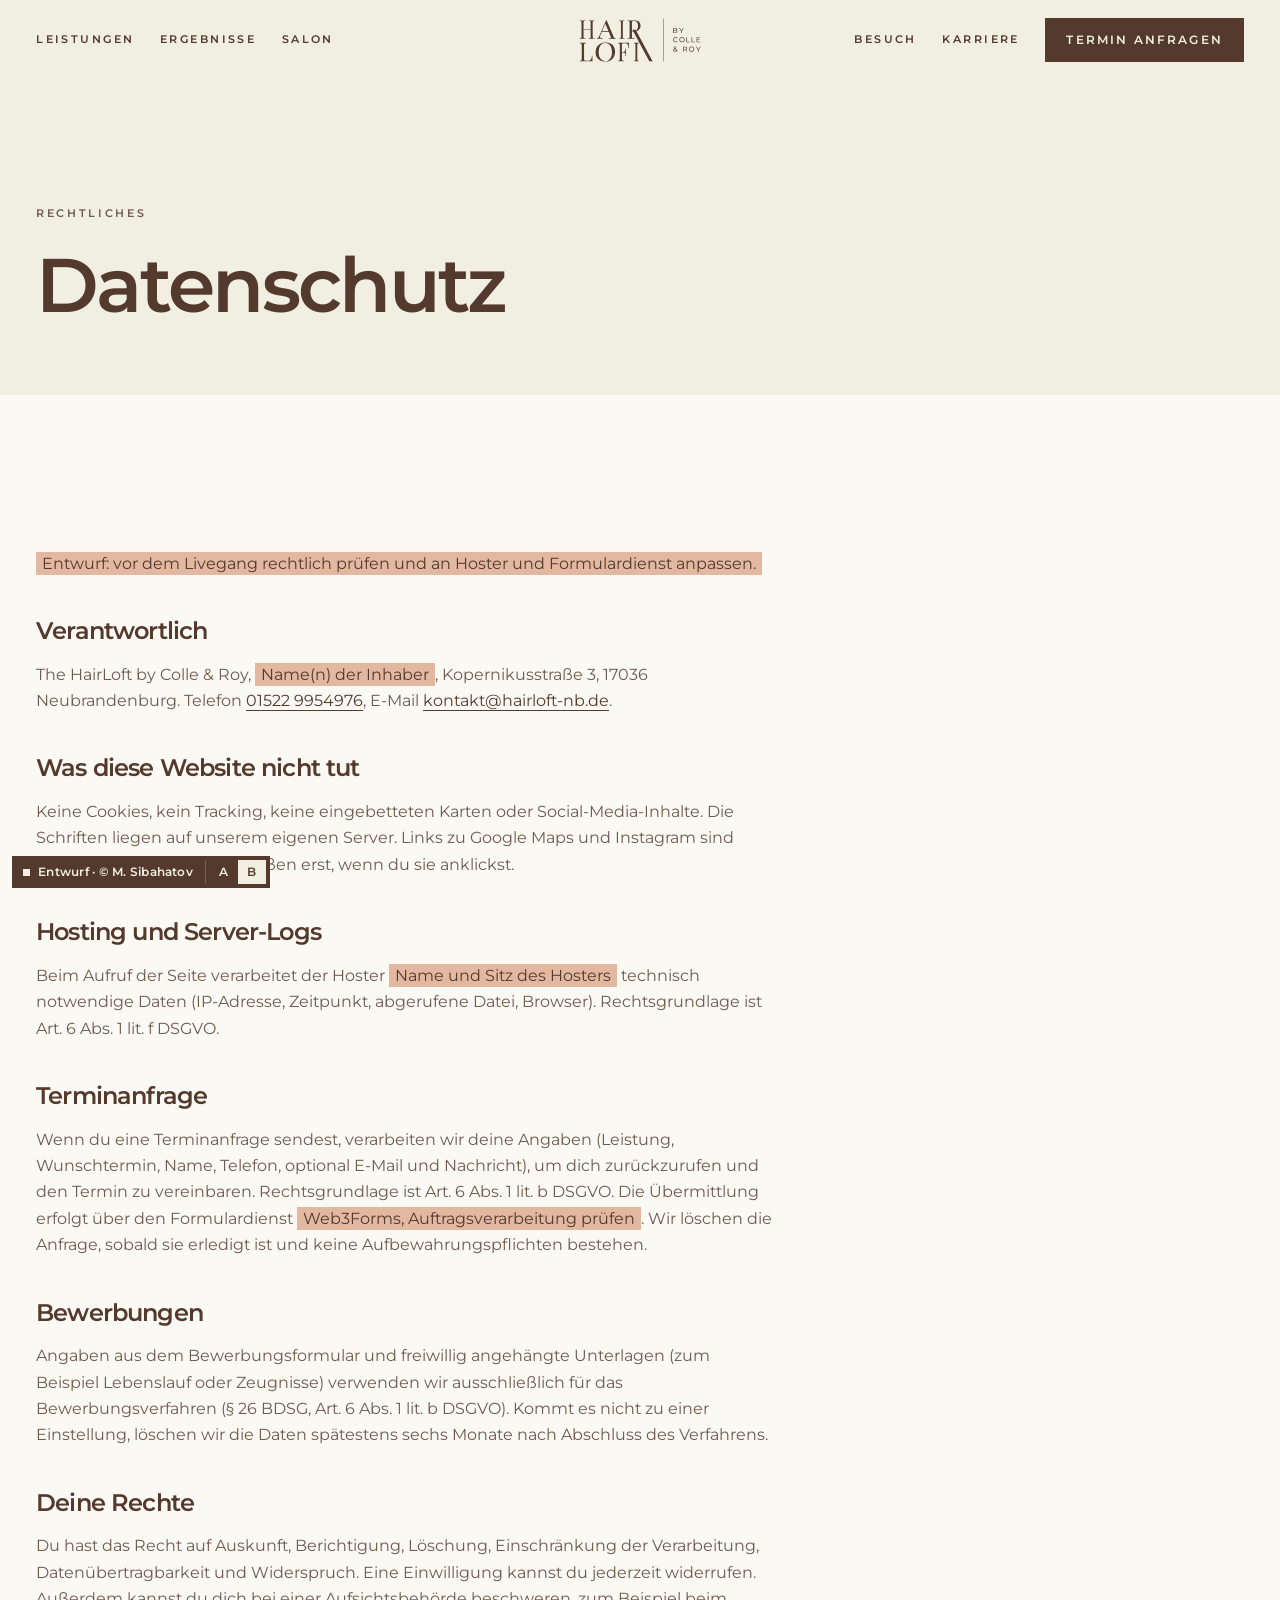
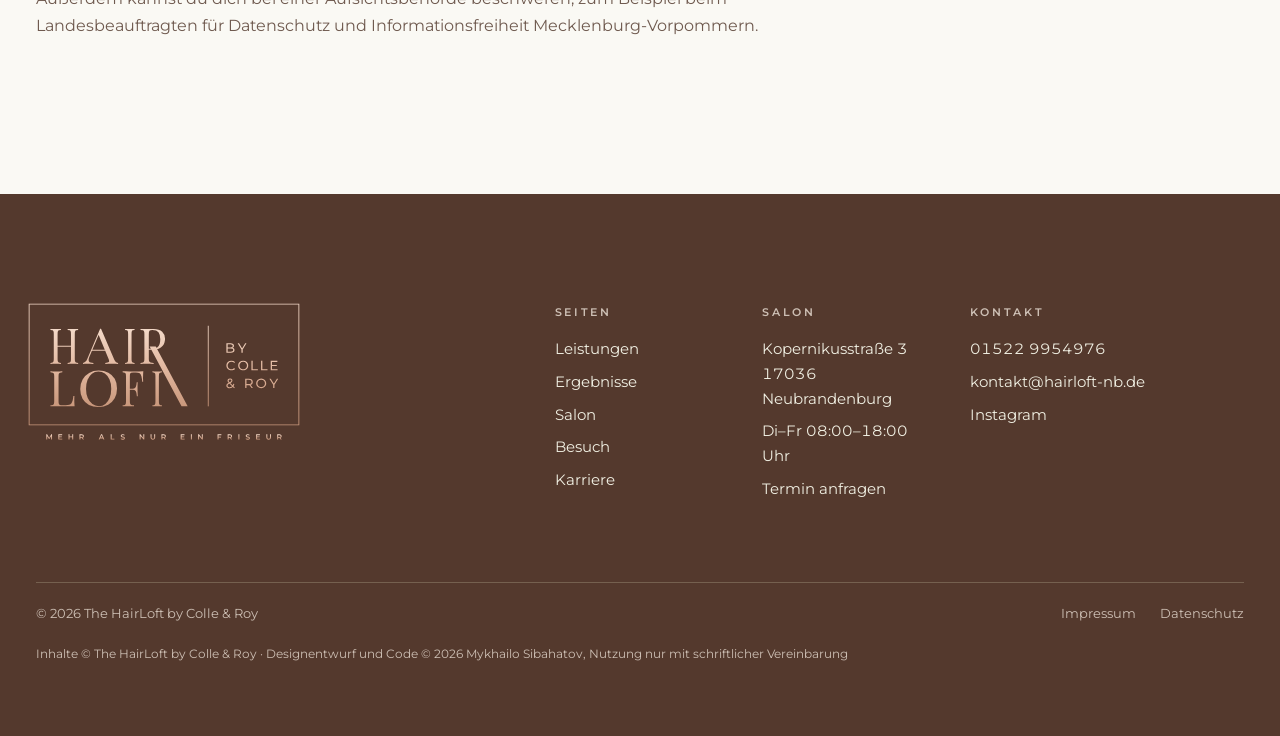
<file: v2/datenschutz.html>
<!doctype html>
<!--
  Designentwurf B „The HairLoft by Colle & Roy“, Neubrandenburg
  Gestaltung und Code © 2026 Mykhailo Sibahatov. Alle Rechte vorbehalten.
  Nur zur Ansicht. Kopieren, Veröffentlichen oder Weiterverwenden ohne schriftliche
  Vereinbarung ist nicht gestattet. Siehe LICENSE.
-->
<html lang="de">
<head>
<meta charset="utf-8">
<meta name="viewport" content="width=device-width, initial-scale=1, viewport-fit=cover">
<script>(function(d){d.className+=' js';d.style.setProperty('--screen',innerHeight+'px');setTimeout(function(){if(!window.HL2)d.classList.add('rv-fallback')},2500)})(document.documentElement);</script>
<title>Datenschutz · The HairLoft by Colle &amp; Roy</title>
<meta name="robots" content="noindex">
<meta name="copyright" content="Designentwurf und Code © 2026 Mykhailo Sibahatov. Alle Rechte vorbehalten.">
<meta name="theme-color" content="#faf9f4">
<link rel="canonical" href="https://www.hairloft-nb.de/">
<link rel="icon" href="../assets/favicon.svg" type="image/svg+xml">
<link rel="preload" href="fonts/montserrat-vf.woff2" as="font" type="font/woff2" crossorigin>
<link rel="stylesheet" href="css/v2.css?v=3">
</head>
<body>
<a class="skip" href="#main">Zum Inhalt springen</a>
<!-- partial:sprite --><svg class="sprite" aria-hidden="true" focusable="false"><symbol id="i-phone" viewBox="0 0 24 24"><path d="M2.25 6.75c0 8.284 6.716 15 15 15h2.25a2.25 2.25 0 0 0 2.25-2.25v-1.372c0-.516-.351-.966-.852-1.091l-4.423-1.106c-.44-.11-.902.055-1.173.417l-.97 1.293c-.282.376-.769.542-1.21.38a12.035 12.035 0 0 1-7.143-7.143c-.162-.441.004-.928.38-1.21l1.293-.97c.363-.271.527-.734.417-1.173L6.963 3.102a1.125 1.125 0 0 0-1.091-.852H4.5A2.25 2.25 0 0 0 2.25 4.5v2.25Z"/></symbol><symbol id="i-paper-clip" viewBox="0 0 24 24"><path d="m18.375 12.739-7.693 7.693a4.5 4.5 0 0 1-6.364-6.364l10.94-10.94A3 3 0 1 1 19.5 7.372L8.552 18.32m.009-.01-.01.01m5.699-9.941-7.81 7.81a1.5 1.5 0 0 0 2.112 2.13"/></symbol><symbol id="i-document-text" viewBox="0 0 24 24"><path d="M19.5 14.25v-2.625a3.375 3.375 0 0 0-3.375-3.375h-1.5A1.125 1.125 0 0 1 13.5 7.125v-1.5a3.375 3.375 0 0 0-3.375-3.375H8.25m0 12.75h7.5m-7.5 3H12M10.5 2.25H5.625c-.621 0-1.125.504-1.125 1.125v17.25c0 .621.504 1.125 1.125 1.125h12.75c.621 0 1.125-.504 1.125-1.125V11.25a9 9 0 0 0-9-9Z"/></symbol><symbol id="i-arrow-right" viewBox="0 0 24 24"><path d="M13.5 4.5 21 12m0 0-7.5 7.5M21 12H3"/></symbol><symbol id="i-arrow-left" viewBox="0 0 24 24"><path d="M10.5 19.5 3 12m0 0 7.5-7.5M3 12h18"/></symbol><symbol id="i-arrow-up-right" viewBox="0 0 24 24"><path d="m4.5 19.5 15-15m0 0H8.25m11.25 0v11.25"/></symbol><symbol id="i-arrow-long-right" viewBox="0 0 24 24"><path d="M17.25 8.25 21 12m0 0-3.75 3.75M21 12H3"/></symbol><symbol id="i-map-pin" viewBox="0 0 24 24"><path d="M15 10.5a3 3 0 1 1-6 0 3 3 0 0 1 6 0Z"/><path d="M19.5 10.5c0 7.142-7.5 11.25-7.5 11.25S4.5 17.642 4.5 10.5a7.5 7.5 0 1 1 15 0Z"/></symbol><symbol id="i-clock" viewBox="0 0 24 24"><path d="M12 6v6h4.5m4.5 0a9 9 0 1 1-18 0 9 9 0 0 1 18 0Z"/></symbol><symbol id="i-check" viewBox="0 0 24 24"><path d="m4.5 12.75 6 6 9-13.5"/></symbol><symbol id="i-x-mark" viewBox="0 0 24 24"><path d="M6 18 18 6M6 6l12 12"/></symbol><symbol id="i-chevron-left" viewBox="0 0 24 24"><path d="M15.75 19.5 8.25 12l7.5-7.5"/></symbol><symbol id="i-chevron-right" viewBox="0 0 24 24"><path d="m8.25 4.5 7.5 7.5-7.5 7.5"/></symbol><symbol id="i-calendar-days" viewBox="0 0 24 24"><path d="M6.75 3v2.25M17.25 3v2.25M3 18.75V7.5a2.25 2.25 0 0 1 2.25-2.25h13.5A2.25 2.25 0 0 1 21 7.5v11.25m-18 0A2.25 2.25 0 0 0 5.25 21h13.5A2.25 2.25 0 0 0 21 18.75m-18 0v-7.5A2.25 2.25 0 0 1 5.25 9h13.5A2.25 2.25 0 0 1 21 11.25v7.5m-9-6h.008v.008H12v-.008ZM12 15h.008v.008H12V15Zm0 2.25h.008v.008H12v-.008ZM9.75 15h.008v.008H9.75V15Zm0 2.25h.008v.008H9.75v-.008ZM7.5 15h.008v.008H7.5V15Zm0 2.25h.008v.008H7.5v-.008Zm6.75-4.5h.008v.008h-.008v-.008Zm0 2.25h.008v.008h-.008V15Zm0 2.25h.008v.008h-.008v-.008Zm2.25-4.5h.008v.008H16.5v-.008Zm0 2.25h.008v.008H16.5V15Z"/></symbol><symbol id="i-envelope" viewBox="0 0 24 24"><path d="M21.75 6.75v10.5a2.25 2.25 0 0 1-2.25 2.25h-15a2.25 2.25 0 0 1-2.25-2.25V6.75m19.5 0A2.25 2.25 0 0 0 19.5 4.5h-15a2.25 2.25 0 0 0-2.25 2.25m19.5 0v.243a2.25 2.25 0 0 1-1.07 1.916l-7.5 4.615a2.25 2.25 0 0 1-2.36 0L3.32 8.91a2.25 2.25 0 0 1-1.07-1.916V6.75"/></symbol><symbol id="i-sparkles" viewBox="0 0 24 24"><path d="M9.813 15.904 9 18.75l-.813-2.846a4.5 4.5 0 0 0-3.09-3.09L2.25 12l2.846-.813a4.5 4.5 0 0 0 3.09-3.09L9 5.25l.813 2.846a4.5 4.5 0 0 0 3.09 3.09L15.75 12l-2.846.813a4.5 4.5 0 0 0-3.09 3.09ZM18.259 8.715 18 9.75l-.259-1.035a3.375 3.375 0 0 0-2.455-2.456L14.25 6l1.036-.259a3.375 3.375 0 0 0 2.455-2.456L18 2.25l.259 1.035a3.375 3.375 0 0 0 2.456 2.456L21.75 6l-1.035.259a3.375 3.375 0 0 0-2.456 2.456ZM16.894 20.567 16.5 21.75l-.394-1.183a2.25 2.25 0 0 0-1.423-1.423L13.5 18.75l1.183-.394a2.25 2.25 0 0 0 1.423-1.423l.394-1.183.394 1.183a2.25 2.25 0 0 0 1.423 1.423l1.183.394-1.183.394a2.25 2.25 0 0 0-1.423 1.423Z"/></symbol><symbol id="i-heart" viewBox="0 0 24 24"><path d="M21 8.25c0-2.485-2.099-4.5-4.688-4.5-1.935 0-3.597 1.126-4.312 2.733-.715-1.607-2.377-2.733-4.313-2.733C5.1 3.75 3 5.765 3 8.25c0 7.22 9 12 9 12s9-4.78 9-12Z"/></symbol><symbol id="i-academic-cap" viewBox="0 0 24 24"><path d="M4.26 10.147a60.438 60.438 0 0 0-.491 6.347A48.62 48.62 0 0 1 12 20.904a48.62 48.62 0 0 1 8.232-4.41 60.46 60.46 0 0 0-.491-6.347m-15.482 0a50.636 50.636 0 0 0-2.658-.813A59.906 59.906 0 0 1 12 3.493a59.903 59.903 0 0 1 10.399 5.84c-.896.248-1.783.52-2.658.814m-15.482 0A50.717 50.717 0 0 1 12 13.489a50.702 50.702 0 0 1 7.74-3.342M6.75 15a.75.75 0 1 0 0-1.5.75.75 0 0 0 0 1.5Zm0 0v-3.675A55.378 55.378 0 0 1 12 8.443m-7.007 11.55A5.981 5.981 0 0 0 6.75 15.75v-1.5"/></symbol><symbol id="i-banknotes" viewBox="0 0 24 24"><path d="M2.25 18.75a60.07 60.07 0 0 1 15.797 2.101c.727.198 1.453-.342 1.453-1.096V18.75M3.75 4.5v.75A.75.75 0 0 1 3 6h-.75m0 0v-.375c0-.621.504-1.125 1.125-1.125H20.25M2.25 6v9m18-10.5v.75c0 .414.336.75.75.75h.75m-1.5-1.5h.375c.621 0 1.125.504 1.125 1.125v9.75c0 .621-.504 1.125-1.125 1.125h-.375m1.5-1.5H21a.75.75 0 0 0-.75.75v.75m0 0H3.75m0 0h-.375a1.125 1.125 0 0 1-1.125-1.125V15m1.5 1.5v-.75A.75.75 0 0 0 3 15h-.75M15 10.5a3 3 0 1 1-6 0 3 3 0 0 1 6 0Zm3 0h.008v.008H18V10.5Zm-12 0h.008v.008H6V10.5Z"/></symbol><symbol id="i-user-group" viewBox="0 0 24 24"><path d="M18 18.72a9.094 9.094 0 0 0 3.741-.479 3 3 0 0 0-4.682-2.72m.94 3.198.001.031c0 .225-.012.447-.037.666A11.944 11.944 0 0 1 12 21c-2.17 0-4.207-.576-5.963-1.584A6.062 6.062 0 0 1 6 18.719m12 0a5.971 5.971 0 0 0-.941-3.197m0 0A5.995 5.995 0 0 0 12 12.75a5.995 5.995 0 0 0-5.058 2.772m0 0a3 3 0 0 0-4.681 2.72 8.986 8.986 0 0 0 3.74.477m.94-3.197a5.971 5.971 0 0 0-.94 3.197M15 6.75a3 3 0 1 1-6 0 3 3 0 0 1 6 0Zm6 3a2.25 2.25 0 1 1-4.5 0 2.25 2.25 0 0 1 4.5 0Zm-13.5 0a2.25 2.25 0 1 1-4.5 0 2.25 2.25 0 0 1 4.5 0Z"/></symbol><symbol id="i-arrow-path" viewBox="0 0 24 24"><path d="M16.023 9.348h4.992v-.001M2.985 19.644v-4.992m0 0h4.992m-4.993 0 3.181 3.183a8.25 8.25 0 0 0 13.803-3.7M4.031 9.865a8.25 8.25 0 0 1 13.803-3.7l3.181 3.182m0-4.991v4.99"/></symbol><symbol id="i-scissors" viewBox="0 0 24 24"><path d="m7.848 8.25 1.536.887M7.848 8.25a3 3 0 1 1-5.196-3 3 3 0 0 1 5.196 3Zm1.536.887a2.165 2.165 0 0 1 1.083 1.839c.005.351.054.695.14 1.024M9.384 9.137l2.077 1.199M7.848 15.75l1.536-.887m-1.536.887a3 3 0 1 1-5.196 3 3 3 0 0 1 5.196-3Zm1.536-.887a2.165 2.165 0 0 0 1.083-1.838c.005-.352.054-.695.14-1.025m-1.223 2.863 2.077-1.199m0-3.328a4.323 4.323 0 0 1 2.068-1.379l5.325-1.628a4.5 4.5 0 0 1 2.48-.044l.803.215-7.794 4.5m-2.882-1.664A4.33 4.33 0 0 0 10.607 12m3.736 0 7.794 4.5-.802.215a4.5 4.5 0 0 1-2.48-.043l-5.326-1.629a4.324 4.324 0 0 1-2.068-1.379M14.343 12l-2.882 1.664"/></symbol><symbol id="i-sun" viewBox="0 0 24 24"><path d="M12 3v2.25m6.364.386-1.591 1.591M21 12h-2.25m-.386 6.364-1.591-1.591M12 18.75V21m-4.773-4.227-1.591 1.591M5.25 12H3m4.227-4.773L5.636 5.636M15.75 12a3.75 3.75 0 1 1-7.5 0 3.75 3.75 0 0 1 7.5 0Z"/></symbol><symbol id="i-check-badge" viewBox="0 0 24 24"><path d="M9 12.75 11.25 15 15 9.75M21 12c0 1.268-.63 2.39-1.593 3.068a3.745 3.745 0 0 1-1.043 3.296 3.745 3.745 0 0 1-3.296 1.043A3.745 3.745 0 0 1 12 21c-1.268 0-2.39-.63-3.068-1.593a3.746 3.746 0 0 1-3.296-1.043 3.745 3.745 0 0 1-1.043-3.296A3.745 3.745 0 0 1 3 12c0-1.268.63-2.39 1.593-3.068a3.745 3.745 0 0 1 1.043-3.296 3.746 3.746 0 0 1 3.296-1.043A3.746 3.746 0 0 1 12 3c1.268 0 2.39.63 3.068 1.593a3.746 3.746 0 0 1 3.296 1.043 3.746 3.746 0 0 1 1.043 3.296A3.745 3.745 0 0 1 21 12Z"/></symbol><symbol id="i-globe-europe-africa" viewBox="0 0 24 24"><path d="m20.893 13.393-1.135-1.135a2.252 2.252 0 0 1-.421-.585l-1.08-2.16a.414.414 0 0 0-.663-.107.827.827 0 0 1-.812.21l-1.273-.363a.89.89 0 0 0-.738 1.595l.587.39c.59.395.674 1.23.172 1.732l-.2.2c-.212.212-.33.498-.33.796v.41c0 .409-.11.809-.32 1.158l-1.315 2.191a2.11 2.11 0 0 1-1.81 1.025 1.055 1.055 0 0 1-1.055-1.055v-1.172c0-.92-.56-1.747-1.414-2.089l-.655-.261a2.25 2.25 0 0 1-1.383-2.46l.007-.042a2.25 2.25 0 0 1 .29-.787l.09-.15a2.25 2.25 0 0 1 2.37-1.048l1.178.236a1.125 1.125 0 0 0 1.302-.795l.208-.73a1.125 1.125 0 0 0-.578-1.315l-.665-.332-.091.091a2.25 2.25 0 0 1-1.591.659h-.18c-.249 0-.487.1-.662.274a.931.931 0 0 1-1.458-1.137l1.411-2.353a2.25 2.25 0 0 0 .286-.76m11.928 9.869A9 9 0 0 0 8.965 3.525m11.928 9.868A9 9 0 1 1 8.965 3.525"/></symbol><symbol id="i-chat-bubble-left-right" viewBox="0 0 24 24"><path d="M20.25 8.511c.884.284 1.5 1.128 1.5 2.097v4.286c0 1.136-.847 2.1-1.98 2.193-.34.027-.68.052-1.02.072v3.091l-3-3c-1.354 0-2.694-.055-4.02-.163a2.115 2.115 0 0 1-.825-.242m9.345-8.334a2.126 2.126 0 0 0-.476-.095 48.64 48.64 0 0 0-8.048 0c-1.131.094-1.976 1.057-1.976 2.192v4.286c0 .837.46 1.58 1.155 1.951m9.345-8.334V6.637c0-1.621-1.152-3.026-2.76-3.235A48.455 48.455 0 0 0 11.25 3c-2.115 0-4.198.137-6.24.402-1.608.209-2.76 1.614-2.76 3.235v6.226c0 1.621 1.152 3.026 2.76 3.235.577.075 1.157.14 1.74.194V21l4.155-4.155"/></symbol><symbol id="i-camera" viewBox="0 0 24 24"><path d="M6.827 6.175A2.31 2.31 0 0 1 5.186 7.23c-.38.054-.757.112-1.134.175C2.999 7.58 2.25 8.507 2.25 9.574V18a2.25 2.25 0 0 0 2.25 2.25h15A2.25 2.25 0 0 0 21.75 18V9.574c0-1.067-.75-1.994-1.802-2.169a47.865 47.865 0 0 0-1.134-.175 2.31 2.31 0 0 1-1.64-1.055l-.822-1.316a2.192 2.192 0 0 0-1.736-1.039 48.774 48.774 0 0 0-5.232 0 2.192 2.192 0 0 0-1.736 1.039l-.821 1.316Z"/><path d="M16.5 12.75a4.5 4.5 0 1 1-9 0 4.5 4.5 0 0 1 9 0ZM18.75 10.5h.008v.008h-.008V10.5Z"/></symbol><symbol id="i-star-solid" viewBox="0 0 24 24"><path fill-rule="evenodd" d="M10.788 3.21c.448-1.077 1.976-1.077 2.424 0l2.082 5.006 5.404.434c1.164.093 1.636 1.545.749 2.305l-4.117 3.527 1.257 5.273c.271 1.136-.964 2.033-1.96 1.425L12 18.354 7.373 21.18c-.996.608-2.231-.29-1.96-1.425l1.257-5.273-4.117-3.527c-.887-.76-.415-2.212.749-2.305l5.404-.434 2.082-5.005Z" clip-rule="evenodd"/></symbol></svg><!-- /partial:sprite -->

<!-- partial:header -->
<header class="hdr" id="top">
  <nav class="wrap hdr__bar" aria-label="Hauptnavigation">
    <a class="hdr__logo" href="index.html" aria-label="The HairLoft by Colle &amp; Roy, zur Startseite"><img src="../assets/logo-ink.svg" alt="" width="121" height="44"></a>
    <div class="hdr__l">
      <a class="nav__link" href="index.html#leistungen"><span class="roll" data-roll>Leistungen</span></a>
      <a class="nav__link" href="index.html#ergebnisse"><span class="roll" data-roll>Ergebnisse</span></a>
      <a class="nav__link" href="index.html#salon"><span class="roll" data-roll>Salon</span></a>
    </div>
    <div class="hdr__r">
      <a class="nav__link" href="index.html#besuch"><span class="roll" data-roll>Besuch</span></a>
      <a class="nav__link" href="karriere.html"><span class="roll" data-roll>Karriere</span></a>
      <a class="btn btn--sm" href="termin.html" data-modal="book"><span>Termin anfragen</span></a>
    </div>
    <button class="nav__toggle" type="button" aria-expanded="false" aria-controls="menu" aria-label="Menü öffnen" data-desktop="(min-width: 62.5rem)"><span></span><span></span></button>
  </nav>
  <div class="menu" id="menu">
    <div class="menu__panel">
      <div class="menu__list">
        <a class="menu__row" href="index.html#leistungen"><span>Leistungen</span><svg class="i"><use href="#i-arrow-right"/></svg></a>
        <a class="menu__row" href="index.html#ergebnisse"><span>Ergebnisse</span><svg class="i"><use href="#i-arrow-right"/></svg></a>
        <a class="menu__row" href="index.html#salon"><span>Salon</span><svg class="i"><use href="#i-arrow-right"/></svg></a>
        <a class="menu__row" href="index.html#besuch"><span>Besuch</span><svg class="i"><use href="#i-arrow-right"/></svg></a>
        <a class="menu__row" href="karriere.html"><span>Karriere</span><svg class="i"><use href="#i-arrow-right"/></svg></a>
      </div>
      <p class="menu__status" data-status><span class="dot" aria-hidden="true"></span><span><span data-status-short>Di–Fr</span> <span data-status-rest>08–18 Uhr</span></span></p>
      <div class="menu__foot">
        <a class="btn" href="termin.html" data-modal="book"><svg class="i"><use href="#i-calendar-days"/></svg><span>Termin</span></a>
        <a class="btn btn--line" href="tel:+4915229954976"><svg class="i"><use href="#i-phone"/></svg><span>Anrufen</span></a>
      </div>
    </div>
  </div>
</header>
<a class="fab" href="termin.html" data-modal="book" aria-label="Termin anfragen"><svg class="i" aria-hidden="true"><use href="#i-calendar-days"/></svg></a>
<!-- /partial:header -->

<main id="main">
  <header class="pagehead">
    <div class="wrap">
      <p class="eyebrow rv">Rechtliches</p>
      <h1 class="rv-lines" data-split>Datenschutz</h1>
    </div>
  </header>
  <section class="sec">
    <div class="wrap">
      <!-- shared:legal --><div class="legal">
            <p><span class="todo">Entwurf: vor dem Livegang rechtlich prüfen und an Hoster und Formulardienst anpassen.</span></p>
            <h2>Verantwortlich</h2>
            <p>The HairLoft by Colle &amp; Roy, <span class="todo">Name(n) der Inhaber</span>, Kopernikusstraße 3, 17036 Neubrandenburg. Telefon <a href="tel:+4915229954976">01522 9954976</a>, E-Mail <a href="mailto:kontakt@hairloft-nb.de">kontakt@hairloft-nb.de</a>.</p>
            <h2>Was diese Website nicht tut</h2>
            <p>Keine Cookies, kein Tracking, keine eingebetteten Karten oder Social-Media-Inhalte. Die Schriften liegen auf unserem eigenen Server. Links zu Google Maps und Instagram sind einfache Verweise: Daten fließen erst, wenn du sie anklickst.</p>
            <h2>Hosting und Server-Logs</h2>
            <p>Beim Aufruf der Seite verarbeitet der Hoster <span class="todo">Name und Sitz des Hosters</span> technisch notwendige Daten (IP-Adresse, Zeitpunkt, abgerufene Datei, Browser). Rechtsgrundlage ist Art. 6 Abs. 1 lit. f DSGVO.</p>
            <h2>Terminanfrage</h2>
            <p>Wenn du eine Terminanfrage sendest, verarbeiten wir deine Angaben (Leistung, Wunschtermin, Name, Telefon, optional E-Mail und Nachricht), um dich zurückzurufen und den Termin zu vereinbaren. Rechtsgrundlage ist Art. 6 Abs. 1 lit. b DSGVO. Die Übermittlung erfolgt über den Formulardienst <span class="todo">Web3Forms, Auftragsverarbeitung prüfen</span>. Wir löschen die Anfrage, sobald sie erledigt ist und keine Aufbewahrungspflichten bestehen.</p>
            <h2>Bewerbungen</h2>
            <p>Angaben aus dem Bewerbungsformular und freiwillig angehängte Unterlagen (zum Beispiel Lebenslauf oder Zeugnisse) verwenden wir ausschließlich für das Bewerbungsverfahren (§ 26 BDSG, Art. 6 Abs. 1 lit. b DSGVO). Kommt es nicht zu einer Einstellung, löschen wir die Daten spätestens sechs Monate nach Abschluss des Verfahrens.</p>
            <h2>Deine Rechte</h2>
            <p>Du hast das Recht auf Auskunft, Berichtigung, Löschung, Einschränkung der Verarbeitung, Datenübertragbarkeit und Widerspruch. Eine Einwilligung kannst du jederzeit widerrufen. Außerdem kannst du dich bei einer Aufsichtsbehörde beschweren, zum Beispiel beim Landesbeauftragten für Datenschutz und Informationsfreiheit Mecklenburg-Vorpommern.</p>
          </div><!-- /shared:legal -->
    </div>
  </section>
</main>

<!-- partial:footer -->
<footer class="ftr">
  <div class="wrap ftr__in">
    <div class="ftr__brand">
      <img src="../assets/logo-framed.svg" alt="The HairLoft by Colle &amp; Roy. Mehr als nur ein Friseur." width="340" height="173" loading="lazy">
    </div>
    <nav class="ftr__col" aria-label="Seiten">
      <p class="ftr__k">Seiten</p>
      <ul class="ftr__list">
        <li><a href="index.html#leistungen">Leistungen</a></li>
        <li><a href="index.html#ergebnisse">Ergebnisse</a></li>
        <li><a href="index.html#salon">Salon</a></li>
        <li><a href="index.html#besuch">Besuch</a></li>
        <li><a href="karriere.html">Karriere</a></li>
      </ul>
    </nav>
    <div class="ftr__col">
      <p class="ftr__k">Salon</p>
      <ul class="ftr__list">
        <li class="num">Kopernikusstraße 3<br>17036 Neubrandenburg</li>
        <li class="num">Di–Fr 08:00–18:00 Uhr</li>
        <li><a href="termin.html" data-modal="book">Termin anfragen</a></li>
      </ul>
    </div>
    <div class="ftr__col ftr__col--w">
      <p class="ftr__k">Kontakt</p>
      <ul class="ftr__list">
        <li><a class="num" href="tel:+4915229954976">01522 9954976</a></li>
        <li><a href="mailto:kontakt@hairloft-nb.de">kontakt@hairloft-nb.de</a></li>
        <li><a href="https://www.instagram.com/the_hairloft_by_colle_roy_/" target="_blank" rel="noopener">Instagram</a></li>
      </ul>
    </div>
  </div>
  <div class="wrap ftr__base">
    <span>© 2026 The HairLoft by Colle &amp; Roy</span>
    <nav aria-label="Rechtliches"><a href="impressum.html">Impressum</a><a href="datenschutz.html">Datenschutz</a></nav>
  </div>
  <p class="wrap ftr__credit">Inhalte © The HairLoft by Colle &amp; Roy · Designentwurf und Code © 2026 Mykhailo Sibahatov, Nutzung nur mit schriftlicher Vereinbarung</p>
</footer>
<div class="draft-tag"><span class="draft-tag__dot" aria-hidden="true"></span><span>Entwurf · © M. Sibahatov</span><span class="sr-only">Designentwurf von Mykhailo Sibahatov, nicht zur Veröffentlichung freigegeben.</span><span class="draft-tag__ver"><a href="../datenschutz.html" data-ver="../"><span class="sr-only">Entwurf </span>A</a><span aria-current="page"><span class="sr-only">Entwurf </span>B</span></span></div>
<!-- /partial:footer -->

<!-- partial:booking -->
<div class="overlay" id="book" aria-hidden="true">
  <form class="modal" id="booking" data-wizard role="dialog" aria-modal="true" aria-labelledby="book-title" action="https://api.web3forms.com/submit" method="POST">
    <input type="hidden" name="access_key" value="WEB3FORMS-KEY">
    <input type="hidden" name="subject" value="Terminanfrage über die Website">
    <input type="hidden" name="from_name" value="HairLoft Website">
    <input type="checkbox" name="botcheck" style="display:none" tabindex="-1" autocomplete="off">
    <input type="hidden" name="datum" value="">
    <input type="hidden" name="uhrzeit" value="">

    <div class="modal__bar">
      <p class="modal__name" id="book-title">Terminanfrage</p>
      <p class="modal__count" data-wz-count aria-live="polite">Schritt 1 von 4</p>
      <button class="modal__x" type="button" data-close aria-label="Schließen"><svg class="i"><use href="#i-x-mark"/></svg></button>
    </div>
    <ol class="prog" style="--n:4" aria-label="Fortschritt">
      <li><button type="button" data-wz-go="0"><span class="prog__no">1</span><svg class="i" aria-hidden="true"><use href="#i-check"/></svg><span class="prog__t">Leistung</span></button></li>
      <li><button type="button" data-wz-go="1"><span class="prog__no">2</span><svg class="i" aria-hidden="true"><use href="#i-check"/></svg><span class="prog__t">Termin</span></button></li>
      <li><button type="button" data-wz-go="2"><span class="prog__no">3</span><svg class="i" aria-hidden="true"><use href="#i-check"/></svg><span class="prog__t">Kontakt</span></button></li>
      <li><button type="button" data-wz-go="3"><span class="prog__no">4</span><svg class="i" aria-hidden="true"><use href="#i-check"/></svg><span class="prog__t">Senden</span></button></li>
    </ol>

    <div class="modal__body">
      <div class="step is-active" data-step data-group="leistung" role="group" aria-labelledby="bk-q1">
        <div class="step__q">
          <p class="label"><span class="no">01</span><span class="bar" aria-hidden="true"></span><span>Leistung</span></p>
          <h2 id="bk-q1" tabindex="-1">Was dürfen wir für dich tun?</h2>
          <p class="small">Unsicher? Wähle die Beratung, den Rest klären wir am Telefon.</p>
          <p class="err" role="alert">Bitte wähle eine Leistung.</p>
        </div>
        <div class="step__a">
          <div class="snap">
            <div class="seg seg--list" style="--n:2" role="radiogroup" aria-labelledby="bk-q1">
                <label><input type="radio" name="leistung" value="Balayage" data-slug="balayage"><span>Balayage</span></label>
                <label><input type="radio" name="leistung" value="Face Framing" data-slug="face-framing"><span>Face Framing</span></label>
                <label><input type="radio" name="leistung" value="Glossing" data-slug="glossing"><span>Glossing</span></label>
                <label><input type="radio" name="leistung" value="Foilyage" data-slug="foilyage"><span>Foilyage</span></label>
                <label><input type="radio" name="leistung" value="Highlights &amp; Lowlights" data-slug="highlights-lowlights"><span>Highlights &amp; Lowlights</span></label>
                <label><input type="radio" name="leistung" value="Kreative Farbveränderung" data-slug="farbveraenderung"><span>Farb&shy;veränderung</span></label>
                <label><input type="radio" name="leistung" value="Extensions &amp; Haarverdichtung" data-slug="extensions"><span>Extensions &amp; Haar&shy;verdichtung</span></label>
                <label><input type="radio" name="leistung" value="Schnitt &amp; Styling" data-slug="schnitt-styling"><span>Schnitt &amp; Styling</span></label>
                <label><input type="radio" name="leistung" value="Braut- &amp; Hochzeitsstyling" data-slug="brautstyling"><span>Braut- &amp; Hochzeits&shy;styling</span></label>
                <label><input type="radio" name="leistung" value="Beratung" data-slug="beratung"><span>Erst nur Beratung</span></label>
            </div>
          </div>
          <div class="field">
            <span class="field__label" id="bk-who">Bei wem?</span>
            <div class="snap">
              <div class="seg" style="--n:3" role="radiogroup" aria-labelledby="bk-who">
                <label><input type="radio" name="stylist" value="Colle" data-label="bei Colle"><span>Colle</span></label>
                <label><input type="radio" name="stylist" value="Roy" data-label="bei Roy"><span>Roy</span></label>
                <label><input type="radio" name="stylist" value="egal" data-label="bei Colle oder Roy" checked><span>Egal</span></label>
              </div>
            </div>
          </div>
        </div>
      </div>

      <div class="step step--when" data-step data-group="datum uhrzeit" role="group" aria-labelledby="bk-q2">
        <div class="step__q">
          <p class="label"><span class="no">02</span><span class="bar" aria-hidden="true"></span><span>Termin</span></p>
          <h2 id="bk-q2" tabindex="-1">Wann passt es dir?</h2>
          <p class="small">Wähle einen Tag, dann erscheinen daneben seine Uhrzeiten. Die Zeit ist ein Wunsch, wir bestätigen sie dir am Telefon.</p>
          <p class="err" role="alert">Bitte wähle einen Tag und eine Uhrzeit.</p>
        </div>
        <div class="step__a">
          <div class="snap">
            <div class="when">
              <div class="cal" data-cal role="group" aria-label="Tag"></div>
              <div class="slots" data-slots role="group" aria-label="Uhrzeit" aria-live="polite"></div>
            </div>
          </div>
          <p class="cal__legend"><span class="lg-today"><i></i>heute</span><span><i></i>geschlossen oder vorbei</span></p>
        </div>
      </div>

      <div class="step" data-step role="group" aria-labelledby="bk-q4">
        <div class="step__q">
          <p class="label"><span class="no">03</span><span class="bar" aria-hidden="true"></span><span>Kontakt</span></p>
          <h2 id="bk-q4" tabindex="-1">Wie erreichen wir dich?</h2>
          <p class="small">Wir rufen dich an und machen den Termin fest.</p>
        </div>
        <div class="step__a">
          <div class="snap"><div class="form-rows">
            <div class="field">
              <label for="bk-name">Name</label>
              <input class="input" id="bk-name" name="name" type="text" autocomplete="name" data-required>
              <span class="err">Bitte gib deinen Namen an.</span>
            </div>
            <div class="field">
              <label for="bk-phone">Telefon</label>
              <input class="input" id="bk-phone" name="telefon" type="tel" autocomplete="tel" inputmode="tel" data-required>
              <span class="err">Bitte gib eine gültige Telefonnummer an.</span>
            </div>
            <div class="field full">
              <label for="bk-mail">E-Mail <span class="opt-tag">(optional)</span></label>
              <input class="input" id="bk-mail" name="email" type="email" autocomplete="email">
              <span class="err">Bitte prüfe die E-Mail-Adresse.</span>
            </div>
            <div class="field full">
              <span class="field__label" id="bk-first">Warst du schon bei uns? <span class="opt-tag">(optional)</span></span>
              <div class="snap">
                <div class="seg" style="--n:2" role="radiogroup" aria-labelledby="bk-first">
                  <label><input type="radio" name="neukunde" value="War schon da"><span>Ja</span></label>
                  <label><input type="radio" name="neukunde" value="Erster Besuch"><span>Nein, erster Besuch</span></label>
                </div>
              </div>
            </div>
          </div></div>
        </div>
      </div>

      <div class="step" data-step role="group" aria-labelledby="bk-q5">
        <div class="step__q">
          <p class="label"><span class="no">04</span><span class="bar" aria-hidden="true"></span><span>Senden</span></p>
          <h2 id="bk-q5" tabindex="-1">Passt alles?</h2>
          <p class="small">Unverbindlich. Der Termin gilt erst, wenn wir ihn dir am Telefon bestätigt haben.</p>
        </div>
        <div class="step__a">
          <dl class="sum">
            <dt>Leistung</dt><dd><span data-sum="leistung" data-empty="–"></span>, <span data-sum="stylist"></span></dd>
            <dt>Termin</dt><dd><span data-sum="datum" data-empty="–"></span>, <span data-sum="uhrzeit" data-empty="–"></span></dd>
            <dt>Kontakt</dt><dd><span data-sum="name" data-empty="–"></span>, <span class="num" data-sum="telefon" data-empty="–"></span></dd>
          </dl>
          <div class="field">
            <label for="bk-note">Nachricht <span class="opt-tag">(optional)</span></label>
            <textarea class="input" id="bk-note" name="nachricht" rows="2" placeholder="Zum Beispiel deine aktuelle Haarfarbe oder ein Wunschlook"></textarea>
          </div>
          <label class="check">
            <input type="checkbox" name="einwilligung" value="ja" data-required>
            <span class="check__box"><svg class="i"><use href="#i-check"/></svg></span>
            <span>Ich bin einverstanden, dass meine Angaben zur Bearbeitung der Anfrage verwendet werden. Mehr in der <a href="datenschutz.html" target="_blank" rel="noopener">Datenschutzerklärung</a>.</span>
          </label>
        </div>
      </div>

      <div class="step step--done" data-wz-done>
        <div class="mark"><svg class="i"><use href="#i-check"/></svg></div>
        <h2 tabindex="-1">Anfrage gesendet.</h2>
        <p>Danke! Wir rufen dich an und bestätigen deinen Termin.</p>
        <p class="small" data-draft>Entwurf: Das Formular ist noch nicht angeschlossen, es wurde nichts versendet.</p>
      </div>
    </div>

    <p class="modal__sum is-blank" data-error="Nicht gesendet. Bitte ruf uns an: 01522 9954976" aria-live="polite">
      <strong>Deine Anfrage</strong>
      <span class="modal__hint">Deine Auswahl erscheint hier.</span>
      <span data-sum="leistung" class="is-empty"></span><span data-sum="stylist" data-with="leistung" class="is-empty"></span><span data-sum="datum" class="is-empty"></span><span data-sum="uhrzeit" class="is-empty"></span>
    </p>
    <div class="modal__foot">
      <button class="btn modal__back" type="button" data-wz-back><svg class="i"><use href="#i-arrow-left"/></svg><span>Zurück</span></button>
      <button class="btn modal__next" type="submit" data-wz-next data-send="Anfrage senden"><span>Weiter</span><svg class="i i--go"><use href="#i-arrow-right"/></svg></button>
    </div>
  </form>
</div>
<!-- /partial:booking -->

<script src="js/lenis.min.js?v=1" defer></script>
<script src="../js/main.js?v=17" defer></script>
<script src="../js/booking.js?v=17" defer></script>
<script src="js/v2.js?v=3" defer></script>
</body>
</html>
</file>
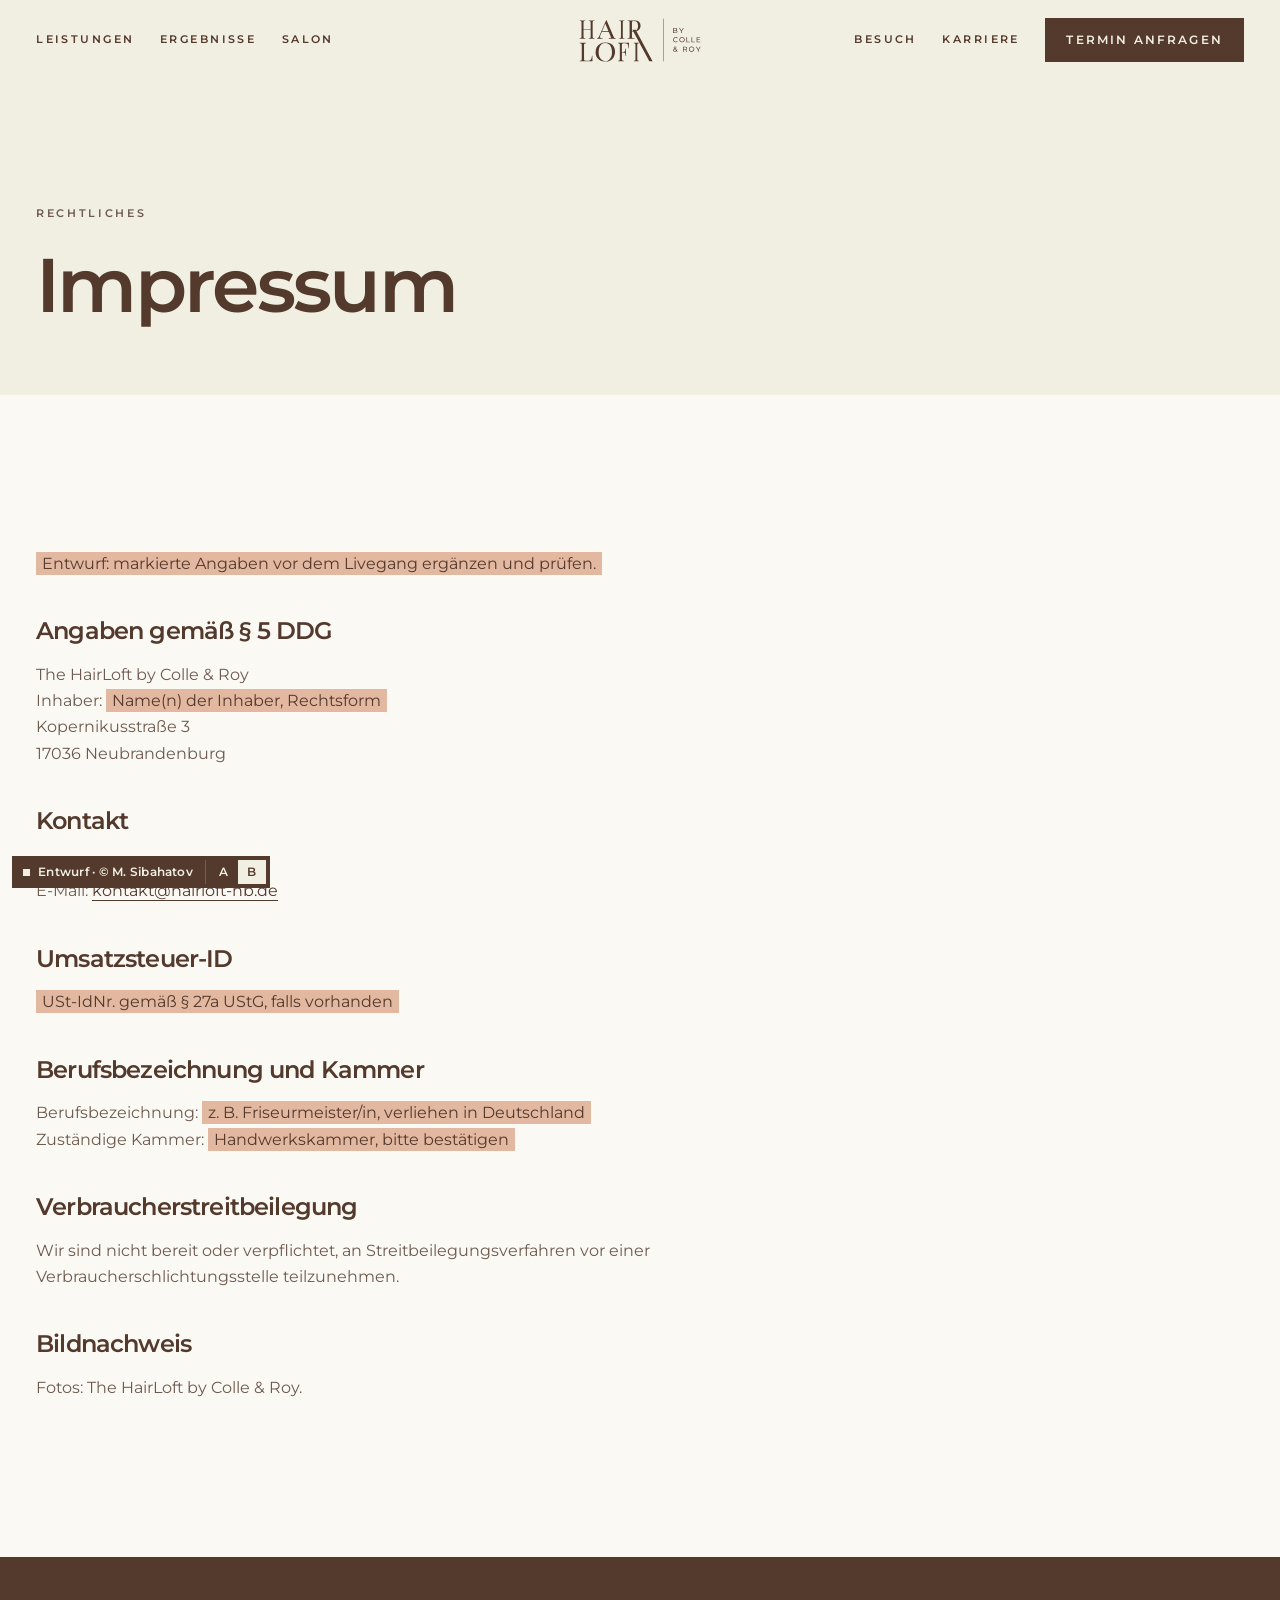
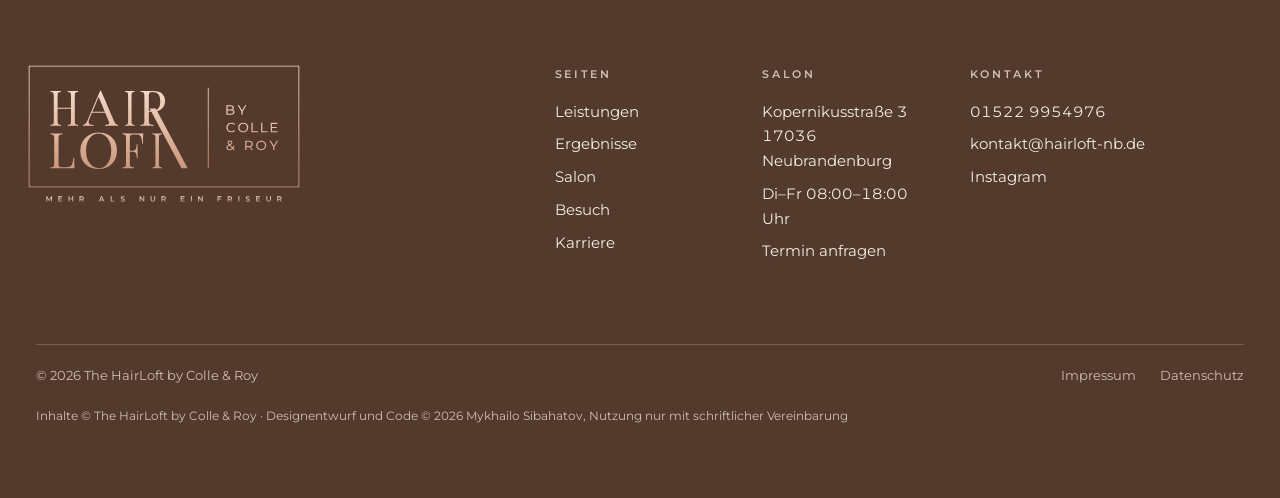
<file: v2/impressum.html>
<!doctype html>
<!--
  Designentwurf B „The HairLoft by Colle & Roy“, Neubrandenburg
  Gestaltung und Code © 2026 Mykhailo Sibahatov. Alle Rechte vorbehalten.
  Nur zur Ansicht. Kopieren, Veröffentlichen oder Weiterverwenden ohne schriftliche
  Vereinbarung ist nicht gestattet. Siehe LICENSE.
-->
<html lang="de">
<head>
<meta charset="utf-8">
<meta name="viewport" content="width=device-width, initial-scale=1, viewport-fit=cover">
<script>(function(d){d.className+=' js';d.style.setProperty('--screen',innerHeight+'px');setTimeout(function(){if(!window.HL2)d.classList.add('rv-fallback')},2500)})(document.documentElement);</script>
<title>Impressum · The HairLoft by Colle &amp; Roy</title>
<meta name="robots" content="noindex">
<meta name="copyright" content="Designentwurf und Code © 2026 Mykhailo Sibahatov. Alle Rechte vorbehalten.">
<meta name="theme-color" content="#faf9f4">
<link rel="canonical" href="https://www.hairloft-nb.de/">
<link rel="icon" href="../assets/favicon.svg" type="image/svg+xml">
<link rel="preload" href="fonts/montserrat-vf.woff2" as="font" type="font/woff2" crossorigin>
<link rel="stylesheet" href="css/v2.css?v=3">
</head>
<body>
<a class="skip" href="#main">Zum Inhalt springen</a>
<!-- partial:sprite --><svg class="sprite" aria-hidden="true" focusable="false"><symbol id="i-phone" viewBox="0 0 24 24"><path d="M2.25 6.75c0 8.284 6.716 15 15 15h2.25a2.25 2.25 0 0 0 2.25-2.25v-1.372c0-.516-.351-.966-.852-1.091l-4.423-1.106c-.44-.11-.902.055-1.173.417l-.97 1.293c-.282.376-.769.542-1.21.38a12.035 12.035 0 0 1-7.143-7.143c-.162-.441.004-.928.38-1.21l1.293-.97c.363-.271.527-.734.417-1.173L6.963 3.102a1.125 1.125 0 0 0-1.091-.852H4.5A2.25 2.25 0 0 0 2.25 4.5v2.25Z"/></symbol><symbol id="i-paper-clip" viewBox="0 0 24 24"><path d="m18.375 12.739-7.693 7.693a4.5 4.5 0 0 1-6.364-6.364l10.94-10.94A3 3 0 1 1 19.5 7.372L8.552 18.32m.009-.01-.01.01m5.699-9.941-7.81 7.81a1.5 1.5 0 0 0 2.112 2.13"/></symbol><symbol id="i-document-text" viewBox="0 0 24 24"><path d="M19.5 14.25v-2.625a3.375 3.375 0 0 0-3.375-3.375h-1.5A1.125 1.125 0 0 1 13.5 7.125v-1.5a3.375 3.375 0 0 0-3.375-3.375H8.25m0 12.75h7.5m-7.5 3H12M10.5 2.25H5.625c-.621 0-1.125.504-1.125 1.125v17.25c0 .621.504 1.125 1.125 1.125h12.75c.621 0 1.125-.504 1.125-1.125V11.25a9 9 0 0 0-9-9Z"/></symbol><symbol id="i-arrow-right" viewBox="0 0 24 24"><path d="M13.5 4.5 21 12m0 0-7.5 7.5M21 12H3"/></symbol><symbol id="i-arrow-left" viewBox="0 0 24 24"><path d="M10.5 19.5 3 12m0 0 7.5-7.5M3 12h18"/></symbol><symbol id="i-arrow-up-right" viewBox="0 0 24 24"><path d="m4.5 19.5 15-15m0 0H8.25m11.25 0v11.25"/></symbol><symbol id="i-arrow-long-right" viewBox="0 0 24 24"><path d="M17.25 8.25 21 12m0 0-3.75 3.75M21 12H3"/></symbol><symbol id="i-map-pin" viewBox="0 0 24 24"><path d="M15 10.5a3 3 0 1 1-6 0 3 3 0 0 1 6 0Z"/><path d="M19.5 10.5c0 7.142-7.5 11.25-7.5 11.25S4.5 17.642 4.5 10.5a7.5 7.5 0 1 1 15 0Z"/></symbol><symbol id="i-clock" viewBox="0 0 24 24"><path d="M12 6v6h4.5m4.5 0a9 9 0 1 1-18 0 9 9 0 0 1 18 0Z"/></symbol><symbol id="i-check" viewBox="0 0 24 24"><path d="m4.5 12.75 6 6 9-13.5"/></symbol><symbol id="i-x-mark" viewBox="0 0 24 24"><path d="M6 18 18 6M6 6l12 12"/></symbol><symbol id="i-chevron-left" viewBox="0 0 24 24"><path d="M15.75 19.5 8.25 12l7.5-7.5"/></symbol><symbol id="i-chevron-right" viewBox="0 0 24 24"><path d="m8.25 4.5 7.5 7.5-7.5 7.5"/></symbol><symbol id="i-calendar-days" viewBox="0 0 24 24"><path d="M6.75 3v2.25M17.25 3v2.25M3 18.75V7.5a2.25 2.25 0 0 1 2.25-2.25h13.5A2.25 2.25 0 0 1 21 7.5v11.25m-18 0A2.25 2.25 0 0 0 5.25 21h13.5A2.25 2.25 0 0 0 21 18.75m-18 0v-7.5A2.25 2.25 0 0 1 5.25 9h13.5A2.25 2.25 0 0 1 21 11.25v7.5m-9-6h.008v.008H12v-.008ZM12 15h.008v.008H12V15Zm0 2.25h.008v.008H12v-.008ZM9.75 15h.008v.008H9.75V15Zm0 2.25h.008v.008H9.75v-.008ZM7.5 15h.008v.008H7.5V15Zm0 2.25h.008v.008H7.5v-.008Zm6.75-4.5h.008v.008h-.008v-.008Zm0 2.25h.008v.008h-.008V15Zm0 2.25h.008v.008h-.008v-.008Zm2.25-4.5h.008v.008H16.5v-.008Zm0 2.25h.008v.008H16.5V15Z"/></symbol><symbol id="i-envelope" viewBox="0 0 24 24"><path d="M21.75 6.75v10.5a2.25 2.25 0 0 1-2.25 2.25h-15a2.25 2.25 0 0 1-2.25-2.25V6.75m19.5 0A2.25 2.25 0 0 0 19.5 4.5h-15a2.25 2.25 0 0 0-2.25 2.25m19.5 0v.243a2.25 2.25 0 0 1-1.07 1.916l-7.5 4.615a2.25 2.25 0 0 1-2.36 0L3.32 8.91a2.25 2.25 0 0 1-1.07-1.916V6.75"/></symbol><symbol id="i-sparkles" viewBox="0 0 24 24"><path d="M9.813 15.904 9 18.75l-.813-2.846a4.5 4.5 0 0 0-3.09-3.09L2.25 12l2.846-.813a4.5 4.5 0 0 0 3.09-3.09L9 5.25l.813 2.846a4.5 4.5 0 0 0 3.09 3.09L15.75 12l-2.846.813a4.5 4.5 0 0 0-3.09 3.09ZM18.259 8.715 18 9.75l-.259-1.035a3.375 3.375 0 0 0-2.455-2.456L14.25 6l1.036-.259a3.375 3.375 0 0 0 2.455-2.456L18 2.25l.259 1.035a3.375 3.375 0 0 0 2.456 2.456L21.75 6l-1.035.259a3.375 3.375 0 0 0-2.456 2.456ZM16.894 20.567 16.5 21.75l-.394-1.183a2.25 2.25 0 0 0-1.423-1.423L13.5 18.75l1.183-.394a2.25 2.25 0 0 0 1.423-1.423l.394-1.183.394 1.183a2.25 2.25 0 0 0 1.423 1.423l1.183.394-1.183.394a2.25 2.25 0 0 0-1.423 1.423Z"/></symbol><symbol id="i-heart" viewBox="0 0 24 24"><path d="M21 8.25c0-2.485-2.099-4.5-4.688-4.5-1.935 0-3.597 1.126-4.312 2.733-.715-1.607-2.377-2.733-4.313-2.733C5.1 3.75 3 5.765 3 8.25c0 7.22 9 12 9 12s9-4.78 9-12Z"/></symbol><symbol id="i-academic-cap" viewBox="0 0 24 24"><path d="M4.26 10.147a60.438 60.438 0 0 0-.491 6.347A48.62 48.62 0 0 1 12 20.904a48.62 48.62 0 0 1 8.232-4.41 60.46 60.46 0 0 0-.491-6.347m-15.482 0a50.636 50.636 0 0 0-2.658-.813A59.906 59.906 0 0 1 12 3.493a59.903 59.903 0 0 1 10.399 5.84c-.896.248-1.783.52-2.658.814m-15.482 0A50.717 50.717 0 0 1 12 13.489a50.702 50.702 0 0 1 7.74-3.342M6.75 15a.75.75 0 1 0 0-1.5.75.75 0 0 0 0 1.5Zm0 0v-3.675A55.378 55.378 0 0 1 12 8.443m-7.007 11.55A5.981 5.981 0 0 0 6.75 15.75v-1.5"/></symbol><symbol id="i-banknotes" viewBox="0 0 24 24"><path d="M2.25 18.75a60.07 60.07 0 0 1 15.797 2.101c.727.198 1.453-.342 1.453-1.096V18.75M3.75 4.5v.75A.75.75 0 0 1 3 6h-.75m0 0v-.375c0-.621.504-1.125 1.125-1.125H20.25M2.25 6v9m18-10.5v.75c0 .414.336.75.75.75h.75m-1.5-1.5h.375c.621 0 1.125.504 1.125 1.125v9.75c0 .621-.504 1.125-1.125 1.125h-.375m1.5-1.5H21a.75.75 0 0 0-.75.75v.75m0 0H3.75m0 0h-.375a1.125 1.125 0 0 1-1.125-1.125V15m1.5 1.5v-.75A.75.75 0 0 0 3 15h-.75M15 10.5a3 3 0 1 1-6 0 3 3 0 0 1 6 0Zm3 0h.008v.008H18V10.5Zm-12 0h.008v.008H6V10.5Z"/></symbol><symbol id="i-user-group" viewBox="0 0 24 24"><path d="M18 18.72a9.094 9.094 0 0 0 3.741-.479 3 3 0 0 0-4.682-2.72m.94 3.198.001.031c0 .225-.012.447-.037.666A11.944 11.944 0 0 1 12 21c-2.17 0-4.207-.576-5.963-1.584A6.062 6.062 0 0 1 6 18.719m12 0a5.971 5.971 0 0 0-.941-3.197m0 0A5.995 5.995 0 0 0 12 12.75a5.995 5.995 0 0 0-5.058 2.772m0 0a3 3 0 0 0-4.681 2.72 8.986 8.986 0 0 0 3.74.477m.94-3.197a5.971 5.971 0 0 0-.94 3.197M15 6.75a3 3 0 1 1-6 0 3 3 0 0 1 6 0Zm6 3a2.25 2.25 0 1 1-4.5 0 2.25 2.25 0 0 1 4.5 0Zm-13.5 0a2.25 2.25 0 1 1-4.5 0 2.25 2.25 0 0 1 4.5 0Z"/></symbol><symbol id="i-arrow-path" viewBox="0 0 24 24"><path d="M16.023 9.348h4.992v-.001M2.985 19.644v-4.992m0 0h4.992m-4.993 0 3.181 3.183a8.25 8.25 0 0 0 13.803-3.7M4.031 9.865a8.25 8.25 0 0 1 13.803-3.7l3.181 3.182m0-4.991v4.99"/></symbol><symbol id="i-scissors" viewBox="0 0 24 24"><path d="m7.848 8.25 1.536.887M7.848 8.25a3 3 0 1 1-5.196-3 3 3 0 0 1 5.196 3Zm1.536.887a2.165 2.165 0 0 1 1.083 1.839c.005.351.054.695.14 1.024M9.384 9.137l2.077 1.199M7.848 15.75l1.536-.887m-1.536.887a3 3 0 1 1-5.196 3 3 3 0 0 1 5.196-3Zm1.536-.887a2.165 2.165 0 0 0 1.083-1.838c.005-.352.054-.695.14-1.025m-1.223 2.863 2.077-1.199m0-3.328a4.323 4.323 0 0 1 2.068-1.379l5.325-1.628a4.5 4.5 0 0 1 2.48-.044l.803.215-7.794 4.5m-2.882-1.664A4.33 4.33 0 0 0 10.607 12m3.736 0 7.794 4.5-.802.215a4.5 4.5 0 0 1-2.48-.043l-5.326-1.629a4.324 4.324 0 0 1-2.068-1.379M14.343 12l-2.882 1.664"/></symbol><symbol id="i-sun" viewBox="0 0 24 24"><path d="M12 3v2.25m6.364.386-1.591 1.591M21 12h-2.25m-.386 6.364-1.591-1.591M12 18.75V21m-4.773-4.227-1.591 1.591M5.25 12H3m4.227-4.773L5.636 5.636M15.75 12a3.75 3.75 0 1 1-7.5 0 3.75 3.75 0 0 1 7.5 0Z"/></symbol><symbol id="i-check-badge" viewBox="0 0 24 24"><path d="M9 12.75 11.25 15 15 9.75M21 12c0 1.268-.63 2.39-1.593 3.068a3.745 3.745 0 0 1-1.043 3.296 3.745 3.745 0 0 1-3.296 1.043A3.745 3.745 0 0 1 12 21c-1.268 0-2.39-.63-3.068-1.593a3.746 3.746 0 0 1-3.296-1.043 3.745 3.745 0 0 1-1.043-3.296A3.745 3.745 0 0 1 3 12c0-1.268.63-2.39 1.593-3.068a3.745 3.745 0 0 1 1.043-3.296 3.746 3.746 0 0 1 3.296-1.043A3.746 3.746 0 0 1 12 3c1.268 0 2.39.63 3.068 1.593a3.746 3.746 0 0 1 3.296 1.043 3.746 3.746 0 0 1 1.043 3.296A3.745 3.745 0 0 1 21 12Z"/></symbol><symbol id="i-globe-europe-africa" viewBox="0 0 24 24"><path d="m20.893 13.393-1.135-1.135a2.252 2.252 0 0 1-.421-.585l-1.08-2.16a.414.414 0 0 0-.663-.107.827.827 0 0 1-.812.21l-1.273-.363a.89.89 0 0 0-.738 1.595l.587.39c.59.395.674 1.23.172 1.732l-.2.2c-.212.212-.33.498-.33.796v.41c0 .409-.11.809-.32 1.158l-1.315 2.191a2.11 2.11 0 0 1-1.81 1.025 1.055 1.055 0 0 1-1.055-1.055v-1.172c0-.92-.56-1.747-1.414-2.089l-.655-.261a2.25 2.25 0 0 1-1.383-2.46l.007-.042a2.25 2.25 0 0 1 .29-.787l.09-.15a2.25 2.25 0 0 1 2.37-1.048l1.178.236a1.125 1.125 0 0 0 1.302-.795l.208-.73a1.125 1.125 0 0 0-.578-1.315l-.665-.332-.091.091a2.25 2.25 0 0 1-1.591.659h-.18c-.249 0-.487.1-.662.274a.931.931 0 0 1-1.458-1.137l1.411-2.353a2.25 2.25 0 0 0 .286-.76m11.928 9.869A9 9 0 0 0 8.965 3.525m11.928 9.868A9 9 0 1 1 8.965 3.525"/></symbol><symbol id="i-chat-bubble-left-right" viewBox="0 0 24 24"><path d="M20.25 8.511c.884.284 1.5 1.128 1.5 2.097v4.286c0 1.136-.847 2.1-1.98 2.193-.34.027-.68.052-1.02.072v3.091l-3-3c-1.354 0-2.694-.055-4.02-.163a2.115 2.115 0 0 1-.825-.242m9.345-8.334a2.126 2.126 0 0 0-.476-.095 48.64 48.64 0 0 0-8.048 0c-1.131.094-1.976 1.057-1.976 2.192v4.286c0 .837.46 1.58 1.155 1.951m9.345-8.334V6.637c0-1.621-1.152-3.026-2.76-3.235A48.455 48.455 0 0 0 11.25 3c-2.115 0-4.198.137-6.24.402-1.608.209-2.76 1.614-2.76 3.235v6.226c0 1.621 1.152 3.026 2.76 3.235.577.075 1.157.14 1.74.194V21l4.155-4.155"/></symbol><symbol id="i-camera" viewBox="0 0 24 24"><path d="M6.827 6.175A2.31 2.31 0 0 1 5.186 7.23c-.38.054-.757.112-1.134.175C2.999 7.58 2.25 8.507 2.25 9.574V18a2.25 2.25 0 0 0 2.25 2.25h15A2.25 2.25 0 0 0 21.75 18V9.574c0-1.067-.75-1.994-1.802-2.169a47.865 47.865 0 0 0-1.134-.175 2.31 2.31 0 0 1-1.64-1.055l-.822-1.316a2.192 2.192 0 0 0-1.736-1.039 48.774 48.774 0 0 0-5.232 0 2.192 2.192 0 0 0-1.736 1.039l-.821 1.316Z"/><path d="M16.5 12.75a4.5 4.5 0 1 1-9 0 4.5 4.5 0 0 1 9 0ZM18.75 10.5h.008v.008h-.008V10.5Z"/></symbol><symbol id="i-star-solid" viewBox="0 0 24 24"><path fill-rule="evenodd" d="M10.788 3.21c.448-1.077 1.976-1.077 2.424 0l2.082 5.006 5.404.434c1.164.093 1.636 1.545.749 2.305l-4.117 3.527 1.257 5.273c.271 1.136-.964 2.033-1.96 1.425L12 18.354 7.373 21.18c-.996.608-2.231-.29-1.96-1.425l1.257-5.273-4.117-3.527c-.887-.76-.415-2.212.749-2.305l5.404-.434 2.082-5.005Z" clip-rule="evenodd"/></symbol></svg><!-- /partial:sprite -->

<!-- partial:header -->
<header class="hdr" id="top">
  <nav class="wrap hdr__bar" aria-label="Hauptnavigation">
    <a class="hdr__logo" href="index.html" aria-label="The HairLoft by Colle &amp; Roy, zur Startseite"><img src="../assets/logo-ink.svg" alt="" width="121" height="44"></a>
    <div class="hdr__l">
      <a class="nav__link" href="index.html#leistungen"><span class="roll" data-roll>Leistungen</span></a>
      <a class="nav__link" href="index.html#ergebnisse"><span class="roll" data-roll>Ergebnisse</span></a>
      <a class="nav__link" href="index.html#salon"><span class="roll" data-roll>Salon</span></a>
    </div>
    <div class="hdr__r">
      <a class="nav__link" href="index.html#besuch"><span class="roll" data-roll>Besuch</span></a>
      <a class="nav__link" href="karriere.html"><span class="roll" data-roll>Karriere</span></a>
      <a class="btn btn--sm" href="termin.html" data-modal="book"><span>Termin anfragen</span></a>
    </div>
    <button class="nav__toggle" type="button" aria-expanded="false" aria-controls="menu" aria-label="Menü öffnen" data-desktop="(min-width: 62.5rem)"><span></span><span></span></button>
  </nav>
  <div class="menu" id="menu">
    <div class="menu__panel">
      <div class="menu__list">
        <a class="menu__row" href="index.html#leistungen"><span>Leistungen</span><svg class="i"><use href="#i-arrow-right"/></svg></a>
        <a class="menu__row" href="index.html#ergebnisse"><span>Ergebnisse</span><svg class="i"><use href="#i-arrow-right"/></svg></a>
        <a class="menu__row" href="index.html#salon"><span>Salon</span><svg class="i"><use href="#i-arrow-right"/></svg></a>
        <a class="menu__row" href="index.html#besuch"><span>Besuch</span><svg class="i"><use href="#i-arrow-right"/></svg></a>
        <a class="menu__row" href="karriere.html"><span>Karriere</span><svg class="i"><use href="#i-arrow-right"/></svg></a>
      </div>
      <p class="menu__status" data-status><span class="dot" aria-hidden="true"></span><span><span data-status-short>Di–Fr</span> <span data-status-rest>08–18 Uhr</span></span></p>
      <div class="menu__foot">
        <a class="btn" href="termin.html" data-modal="book"><svg class="i"><use href="#i-calendar-days"/></svg><span>Termin</span></a>
        <a class="btn btn--line" href="tel:+4915229954976"><svg class="i"><use href="#i-phone"/></svg><span>Anrufen</span></a>
      </div>
    </div>
  </div>
</header>
<a class="fab" href="termin.html" data-modal="book" aria-label="Termin anfragen"><svg class="i" aria-hidden="true"><use href="#i-calendar-days"/></svg></a>
<!-- /partial:header -->

<main id="main">
  <header class="pagehead">
    <div class="wrap">
      <p class="eyebrow rv">Rechtliches</p>
      <h1 class="rv-lines" data-split>Impressum</h1>
    </div>
  </header>
  <section class="sec">
    <div class="wrap">
      <!-- shared:legal --><div class="legal">
            <p><span class="todo">Entwurf: markierte Angaben vor dem Livegang ergänzen und prüfen.</span></p>
            <h2>Angaben gemäß § 5 DDG</h2>
            <p>The HairLoft by Colle &amp; Roy<br>Inhaber: <span class="todo">Name(n) der Inhaber, Rechtsform</span><br>Kopernikusstraße 3<br>17036 Neubrandenburg</p>
            <h2>Kontakt</h2>
            <p>Telefon: <a href="tel:+4915229954976">01522 9954976</a><br>E-Mail: <a href="mailto:kontakt@hairloft-nb.de">kontakt@hairloft-nb.de</a></p>
            <h2>Umsatzsteuer-ID</h2>
            <p><span class="todo">USt-IdNr. gemäß § 27a UStG, falls vorhanden</span></p>
            <h2>Berufsbezeichnung und Kammer</h2>
            <p>Berufsbezeichnung: <span class="todo">z. B. Friseurmeister/in, verliehen in Deutschland</span><br>Zuständige Kammer: <span class="todo">Handwerkskammer, bitte bestätigen</span></p>
            <h2>Verbraucherstreitbeilegung</h2>
            <p>Wir sind nicht bereit oder verpflichtet, an Streitbeilegungsverfahren vor einer Verbraucherschlichtungsstelle teilzunehmen.</p>
            <h2>Bildnachweis</h2>
            <p>Fotos: The HairLoft by Colle &amp; Roy.</p>
          </div><!-- /shared:legal -->
    </div>
  </section>
</main>

<!-- partial:footer -->
<footer class="ftr">
  <div class="wrap ftr__in">
    <div class="ftr__brand">
      <img src="../assets/logo-framed.svg" alt="The HairLoft by Colle &amp; Roy. Mehr als nur ein Friseur." width="340" height="173" loading="lazy">
    </div>
    <nav class="ftr__col" aria-label="Seiten">
      <p class="ftr__k">Seiten</p>
      <ul class="ftr__list">
        <li><a href="index.html#leistungen">Leistungen</a></li>
        <li><a href="index.html#ergebnisse">Ergebnisse</a></li>
        <li><a href="index.html#salon">Salon</a></li>
        <li><a href="index.html#besuch">Besuch</a></li>
        <li><a href="karriere.html">Karriere</a></li>
      </ul>
    </nav>
    <div class="ftr__col">
      <p class="ftr__k">Salon</p>
      <ul class="ftr__list">
        <li class="num">Kopernikusstraße 3<br>17036 Neubrandenburg</li>
        <li class="num">Di–Fr 08:00–18:00 Uhr</li>
        <li><a href="termin.html" data-modal="book">Termin anfragen</a></li>
      </ul>
    </div>
    <div class="ftr__col ftr__col--w">
      <p class="ftr__k">Kontakt</p>
      <ul class="ftr__list">
        <li><a class="num" href="tel:+4915229954976">01522 9954976</a></li>
        <li><a href="mailto:kontakt@hairloft-nb.de">kontakt@hairloft-nb.de</a></li>
        <li><a href="https://www.instagram.com/the_hairloft_by_colle_roy_/" target="_blank" rel="noopener">Instagram</a></li>
      </ul>
    </div>
  </div>
  <div class="wrap ftr__base">
    <span>© 2026 The HairLoft by Colle &amp; Roy</span>
    <nav aria-label="Rechtliches"><a href="impressum.html">Impressum</a><a href="datenschutz.html">Datenschutz</a></nav>
  </div>
  <p class="wrap ftr__credit">Inhalte © The HairLoft by Colle &amp; Roy · Designentwurf und Code © 2026 Mykhailo Sibahatov, Nutzung nur mit schriftlicher Vereinbarung</p>
</footer>
<div class="draft-tag"><span class="draft-tag__dot" aria-hidden="true"></span><span>Entwurf · © M. Sibahatov</span><span class="sr-only">Designentwurf von Mykhailo Sibahatov, nicht zur Veröffentlichung freigegeben.</span><span class="draft-tag__ver"><a href="../impressum.html" data-ver="../"><span class="sr-only">Entwurf </span>A</a><span aria-current="page"><span class="sr-only">Entwurf </span>B</span></span></div>
<!-- /partial:footer -->

<!-- partial:booking -->
<div class="overlay" id="book" aria-hidden="true">
  <form class="modal" id="booking" data-wizard role="dialog" aria-modal="true" aria-labelledby="book-title" action="https://api.web3forms.com/submit" method="POST">
    <input type="hidden" name="access_key" value="WEB3FORMS-KEY">
    <input type="hidden" name="subject" value="Terminanfrage über die Website">
    <input type="hidden" name="from_name" value="HairLoft Website">
    <input type="checkbox" name="botcheck" style="display:none" tabindex="-1" autocomplete="off">
    <input type="hidden" name="datum" value="">
    <input type="hidden" name="uhrzeit" value="">

    <div class="modal__bar">
      <p class="modal__name" id="book-title">Terminanfrage</p>
      <p class="modal__count" data-wz-count aria-live="polite">Schritt 1 von 4</p>
      <button class="modal__x" type="button" data-close aria-label="Schließen"><svg class="i"><use href="#i-x-mark"/></svg></button>
    </div>
    <ol class="prog" style="--n:4" aria-label="Fortschritt">
      <li><button type="button" data-wz-go="0"><span class="prog__no">1</span><svg class="i" aria-hidden="true"><use href="#i-check"/></svg><span class="prog__t">Leistung</span></button></li>
      <li><button type="button" data-wz-go="1"><span class="prog__no">2</span><svg class="i" aria-hidden="true"><use href="#i-check"/></svg><span class="prog__t">Termin</span></button></li>
      <li><button type="button" data-wz-go="2"><span class="prog__no">3</span><svg class="i" aria-hidden="true"><use href="#i-check"/></svg><span class="prog__t">Kontakt</span></button></li>
      <li><button type="button" data-wz-go="3"><span class="prog__no">4</span><svg class="i" aria-hidden="true"><use href="#i-check"/></svg><span class="prog__t">Senden</span></button></li>
    </ol>

    <div class="modal__body">
      <div class="step is-active" data-step data-group="leistung" role="group" aria-labelledby="bk-q1">
        <div class="step__q">
          <p class="label"><span class="no">01</span><span class="bar" aria-hidden="true"></span><span>Leistung</span></p>
          <h2 id="bk-q1" tabindex="-1">Was dürfen wir für dich tun?</h2>
          <p class="small">Unsicher? Wähle die Beratung, den Rest klären wir am Telefon.</p>
          <p class="err" role="alert">Bitte wähle eine Leistung.</p>
        </div>
        <div class="step__a">
          <div class="snap">
            <div class="seg seg--list" style="--n:2" role="radiogroup" aria-labelledby="bk-q1">
                <label><input type="radio" name="leistung" value="Balayage" data-slug="balayage"><span>Balayage</span></label>
                <label><input type="radio" name="leistung" value="Face Framing" data-slug="face-framing"><span>Face Framing</span></label>
                <label><input type="radio" name="leistung" value="Glossing" data-slug="glossing"><span>Glossing</span></label>
                <label><input type="radio" name="leistung" value="Foilyage" data-slug="foilyage"><span>Foilyage</span></label>
                <label><input type="radio" name="leistung" value="Highlights &amp; Lowlights" data-slug="highlights-lowlights"><span>Highlights &amp; Lowlights</span></label>
                <label><input type="radio" name="leistung" value="Kreative Farbveränderung" data-slug="farbveraenderung"><span>Farb&shy;veränderung</span></label>
                <label><input type="radio" name="leistung" value="Extensions &amp; Haarverdichtung" data-slug="extensions"><span>Extensions &amp; Haar&shy;verdichtung</span></label>
                <label><input type="radio" name="leistung" value="Schnitt &amp; Styling" data-slug="schnitt-styling"><span>Schnitt &amp; Styling</span></label>
                <label><input type="radio" name="leistung" value="Braut- &amp; Hochzeitsstyling" data-slug="brautstyling"><span>Braut- &amp; Hochzeits&shy;styling</span></label>
                <label><input type="radio" name="leistung" value="Beratung" data-slug="beratung"><span>Erst nur Beratung</span></label>
            </div>
          </div>
          <div class="field">
            <span class="field__label" id="bk-who">Bei wem?</span>
            <div class="snap">
              <div class="seg" style="--n:3" role="radiogroup" aria-labelledby="bk-who">
                <label><input type="radio" name="stylist" value="Colle" data-label="bei Colle"><span>Colle</span></label>
                <label><input type="radio" name="stylist" value="Roy" data-label="bei Roy"><span>Roy</span></label>
                <label><input type="radio" name="stylist" value="egal" data-label="bei Colle oder Roy" checked><span>Egal</span></label>
              </div>
            </div>
          </div>
        </div>
      </div>

      <div class="step step--when" data-step data-group="datum uhrzeit" role="group" aria-labelledby="bk-q2">
        <div class="step__q">
          <p class="label"><span class="no">02</span><span class="bar" aria-hidden="true"></span><span>Termin</span></p>
          <h2 id="bk-q2" tabindex="-1">Wann passt es dir?</h2>
          <p class="small">Wähle einen Tag, dann erscheinen daneben seine Uhrzeiten. Die Zeit ist ein Wunsch, wir bestätigen sie dir am Telefon.</p>
          <p class="err" role="alert">Bitte wähle einen Tag und eine Uhrzeit.</p>
        </div>
        <div class="step__a">
          <div class="snap">
            <div class="when">
              <div class="cal" data-cal role="group" aria-label="Tag"></div>
              <div class="slots" data-slots role="group" aria-label="Uhrzeit" aria-live="polite"></div>
            </div>
          </div>
          <p class="cal__legend"><span class="lg-today"><i></i>heute</span><span><i></i>geschlossen oder vorbei</span></p>
        </div>
      </div>

      <div class="step" data-step role="group" aria-labelledby="bk-q4">
        <div class="step__q">
          <p class="label"><span class="no">03</span><span class="bar" aria-hidden="true"></span><span>Kontakt</span></p>
          <h2 id="bk-q4" tabindex="-1">Wie erreichen wir dich?</h2>
          <p class="small">Wir rufen dich an und machen den Termin fest.</p>
        </div>
        <div class="step__a">
          <div class="snap"><div class="form-rows">
            <div class="field">
              <label for="bk-name">Name</label>
              <input class="input" id="bk-name" name="name" type="text" autocomplete="name" data-required>
              <span class="err">Bitte gib deinen Namen an.</span>
            </div>
            <div class="field">
              <label for="bk-phone">Telefon</label>
              <input class="input" id="bk-phone" name="telefon" type="tel" autocomplete="tel" inputmode="tel" data-required>
              <span class="err">Bitte gib eine gültige Telefonnummer an.</span>
            </div>
            <div class="field full">
              <label for="bk-mail">E-Mail <span class="opt-tag">(optional)</span></label>
              <input class="input" id="bk-mail" name="email" type="email" autocomplete="email">
              <span class="err">Bitte prüfe die E-Mail-Adresse.</span>
            </div>
            <div class="field full">
              <span class="field__label" id="bk-first">Warst du schon bei uns? <span class="opt-tag">(optional)</span></span>
              <div class="snap">
                <div class="seg" style="--n:2" role="radiogroup" aria-labelledby="bk-first">
                  <label><input type="radio" name="neukunde" value="War schon da"><span>Ja</span></label>
                  <label><input type="radio" name="neukunde" value="Erster Besuch"><span>Nein, erster Besuch</span></label>
                </div>
              </div>
            </div>
          </div></div>
        </div>
      </div>

      <div class="step" data-step role="group" aria-labelledby="bk-q5">
        <div class="step__q">
          <p class="label"><span class="no">04</span><span class="bar" aria-hidden="true"></span><span>Senden</span></p>
          <h2 id="bk-q5" tabindex="-1">Passt alles?</h2>
          <p class="small">Unverbindlich. Der Termin gilt erst, wenn wir ihn dir am Telefon bestätigt haben.</p>
        </div>
        <div class="step__a">
          <dl class="sum">
            <dt>Leistung</dt><dd><span data-sum="leistung" data-empty="–"></span>, <span data-sum="stylist"></span></dd>
            <dt>Termin</dt><dd><span data-sum="datum" data-empty="–"></span>, <span data-sum="uhrzeit" data-empty="–"></span></dd>
            <dt>Kontakt</dt><dd><span data-sum="name" data-empty="–"></span>, <span class="num" data-sum="telefon" data-empty="–"></span></dd>
          </dl>
          <div class="field">
            <label for="bk-note">Nachricht <span class="opt-tag">(optional)</span></label>
            <textarea class="input" id="bk-note" name="nachricht" rows="2" placeholder="Zum Beispiel deine aktuelle Haarfarbe oder ein Wunschlook"></textarea>
          </div>
          <label class="check">
            <input type="checkbox" name="einwilligung" value="ja" data-required>
            <span class="check__box"><svg class="i"><use href="#i-check"/></svg></span>
            <span>Ich bin einverstanden, dass meine Angaben zur Bearbeitung der Anfrage verwendet werden. Mehr in der <a href="datenschutz.html" target="_blank" rel="noopener">Datenschutzerklärung</a>.</span>
          </label>
        </div>
      </div>

      <div class="step step--done" data-wz-done>
        <div class="mark"><svg class="i"><use href="#i-check"/></svg></div>
        <h2 tabindex="-1">Anfrage gesendet.</h2>
        <p>Danke! Wir rufen dich an und bestätigen deinen Termin.</p>
        <p class="small" data-draft>Entwurf: Das Formular ist noch nicht angeschlossen, es wurde nichts versendet.</p>
      </div>
    </div>

    <p class="modal__sum is-blank" data-error="Nicht gesendet. Bitte ruf uns an: 01522 9954976" aria-live="polite">
      <strong>Deine Anfrage</strong>
      <span class="modal__hint">Deine Auswahl erscheint hier.</span>
      <span data-sum="leistung" class="is-empty"></span><span data-sum="stylist" data-with="leistung" class="is-empty"></span><span data-sum="datum" class="is-empty"></span><span data-sum="uhrzeit" class="is-empty"></span>
    </p>
    <div class="modal__foot">
      <button class="btn modal__back" type="button" data-wz-back><svg class="i"><use href="#i-arrow-left"/></svg><span>Zurück</span></button>
      <button class="btn modal__next" type="submit" data-wz-next data-send="Anfrage senden"><span>Weiter</span><svg class="i i--go"><use href="#i-arrow-right"/></svg></button>
    </div>
  </form>
</div>
<!-- /partial:booking -->

<script src="js/lenis.min.js?v=1" defer></script>
<script src="../js/main.js?v=17" defer></script>
<script src="../js/booking.js?v=17" defer></script>
<script src="js/v2.js?v=3" defer></script>
</body>
</html>
</file>
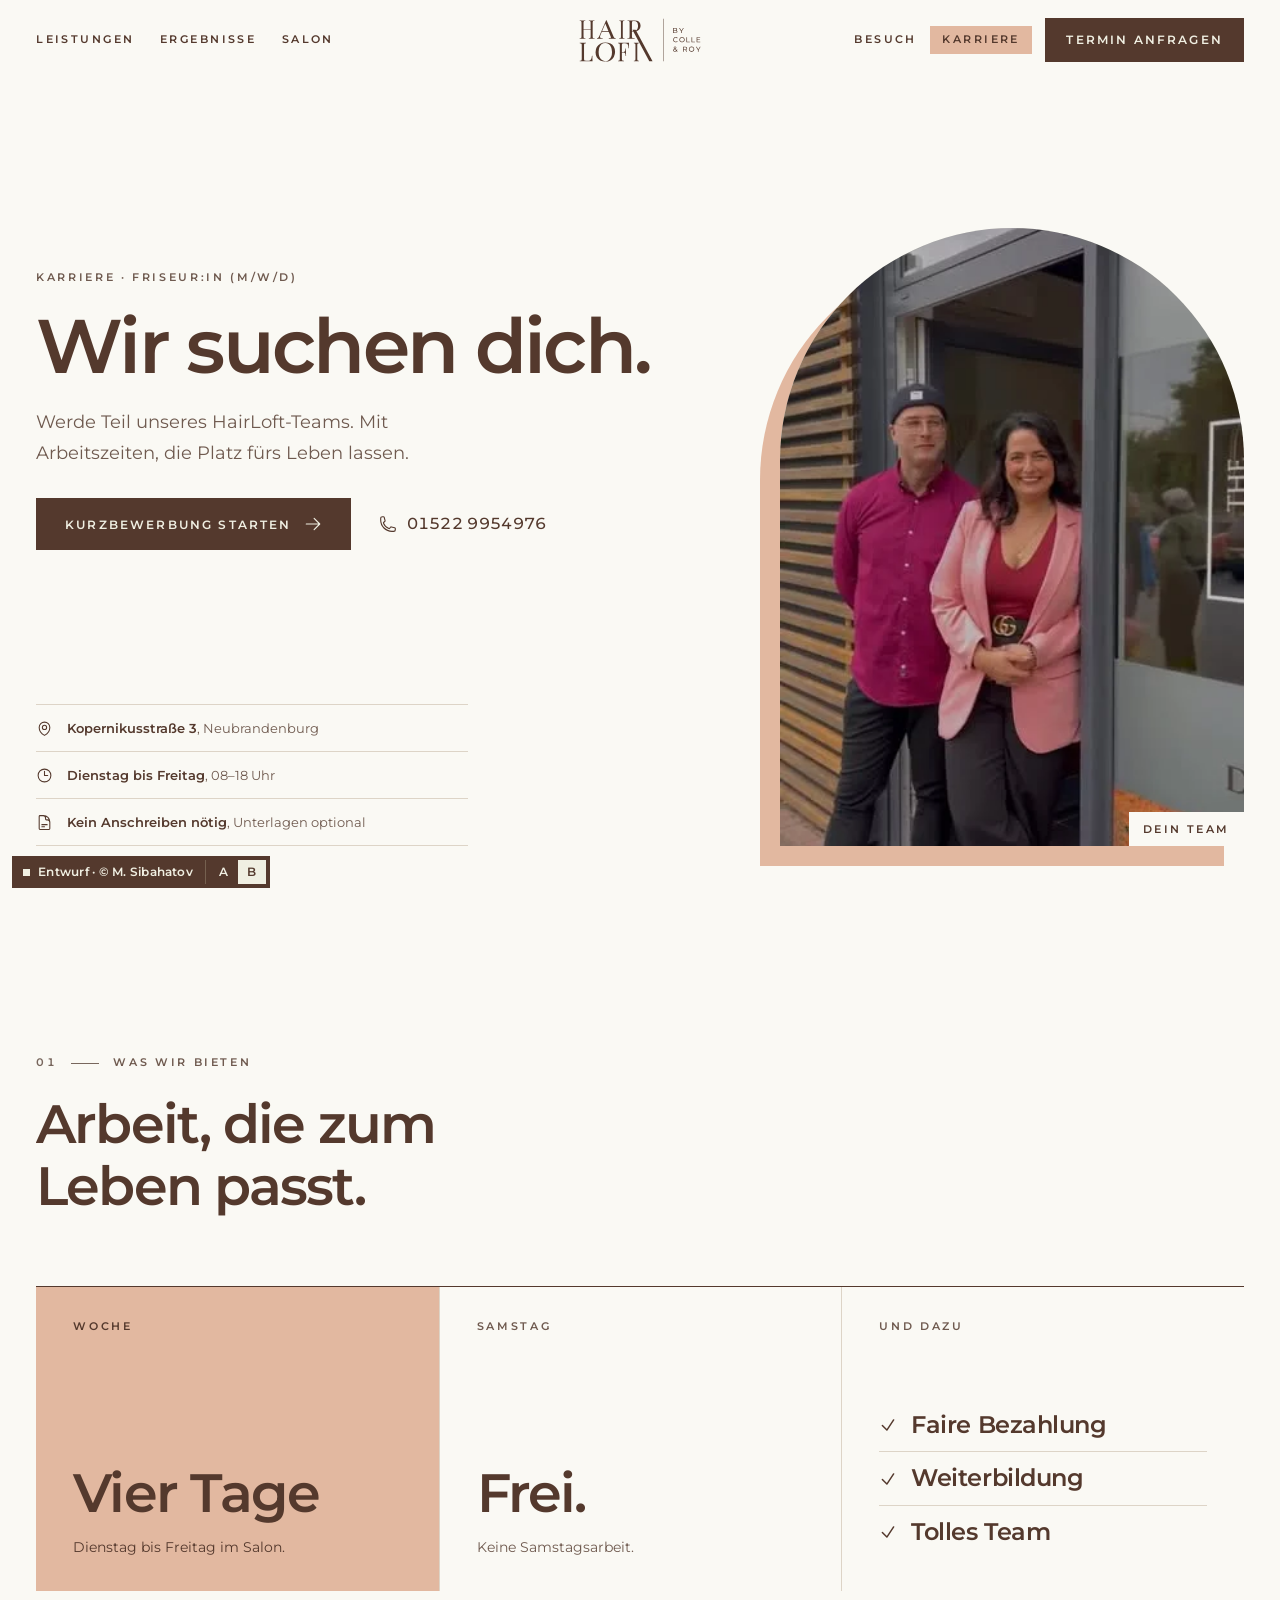
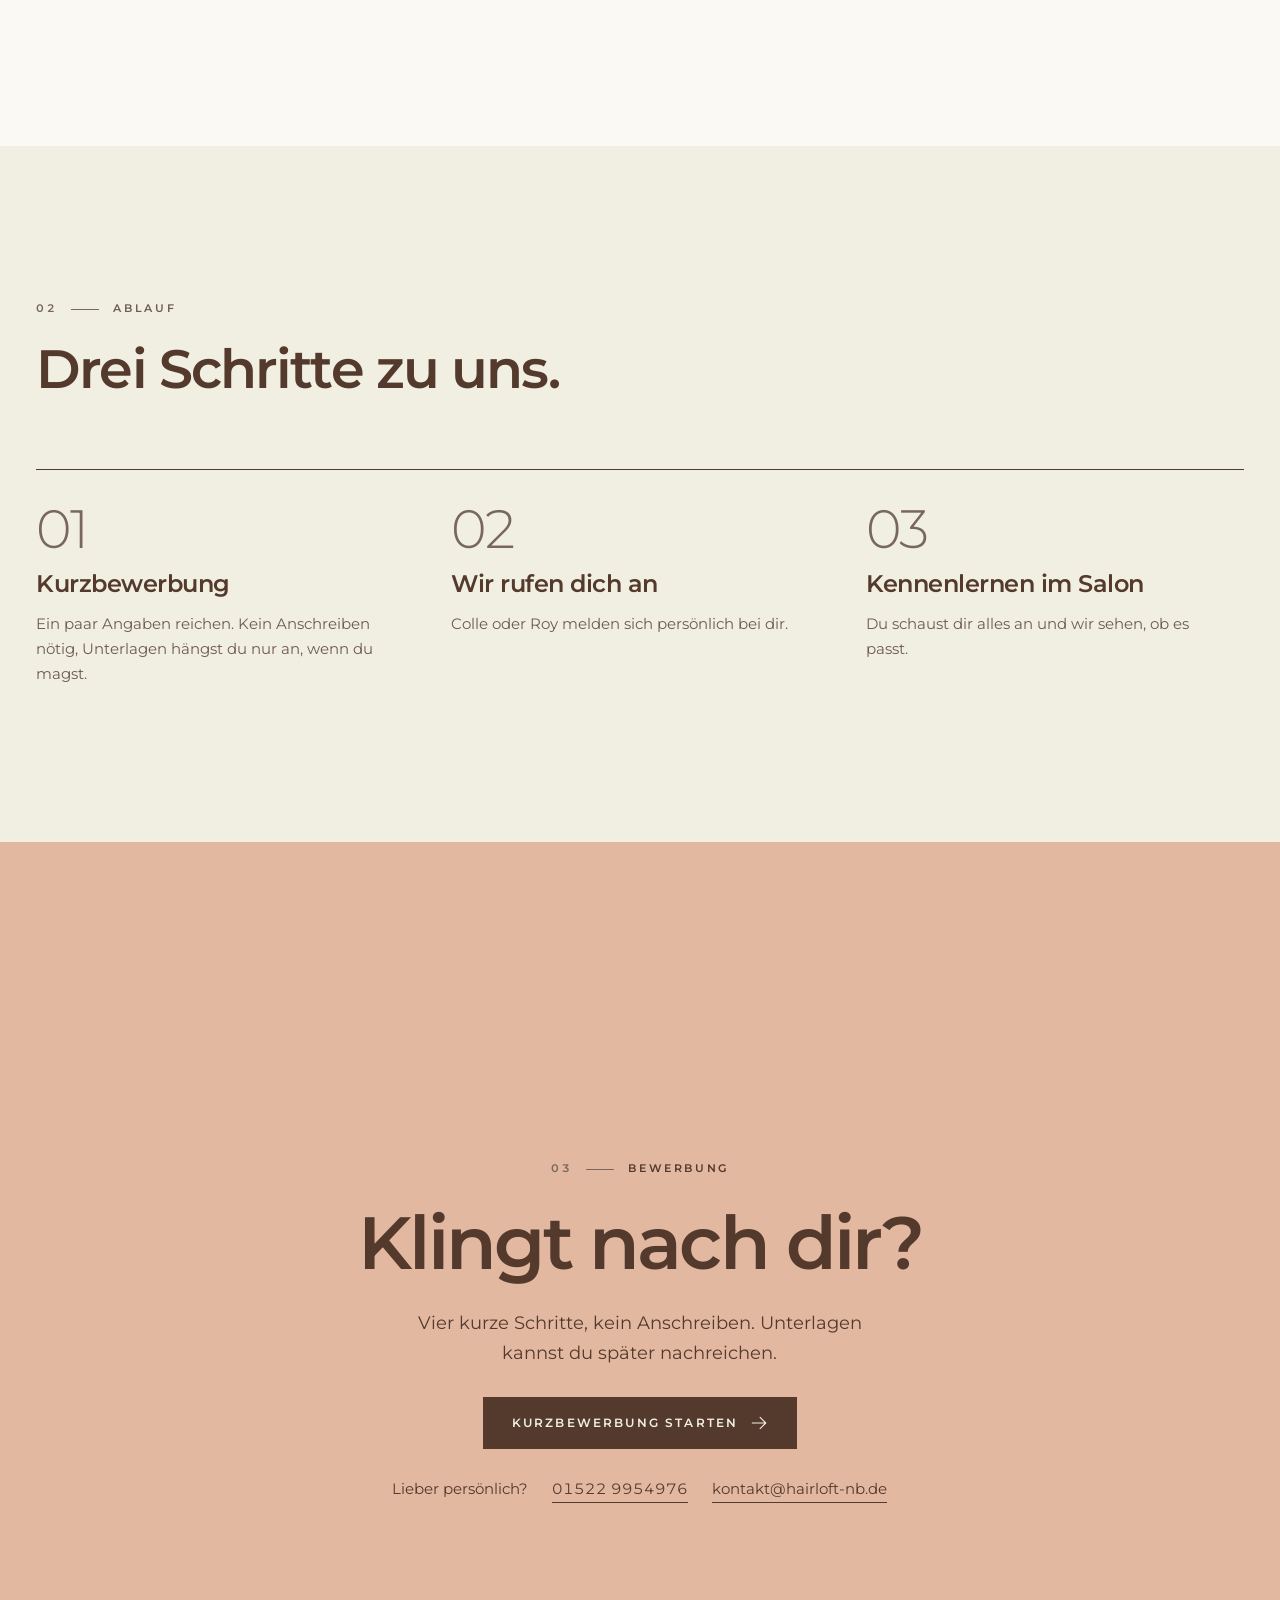
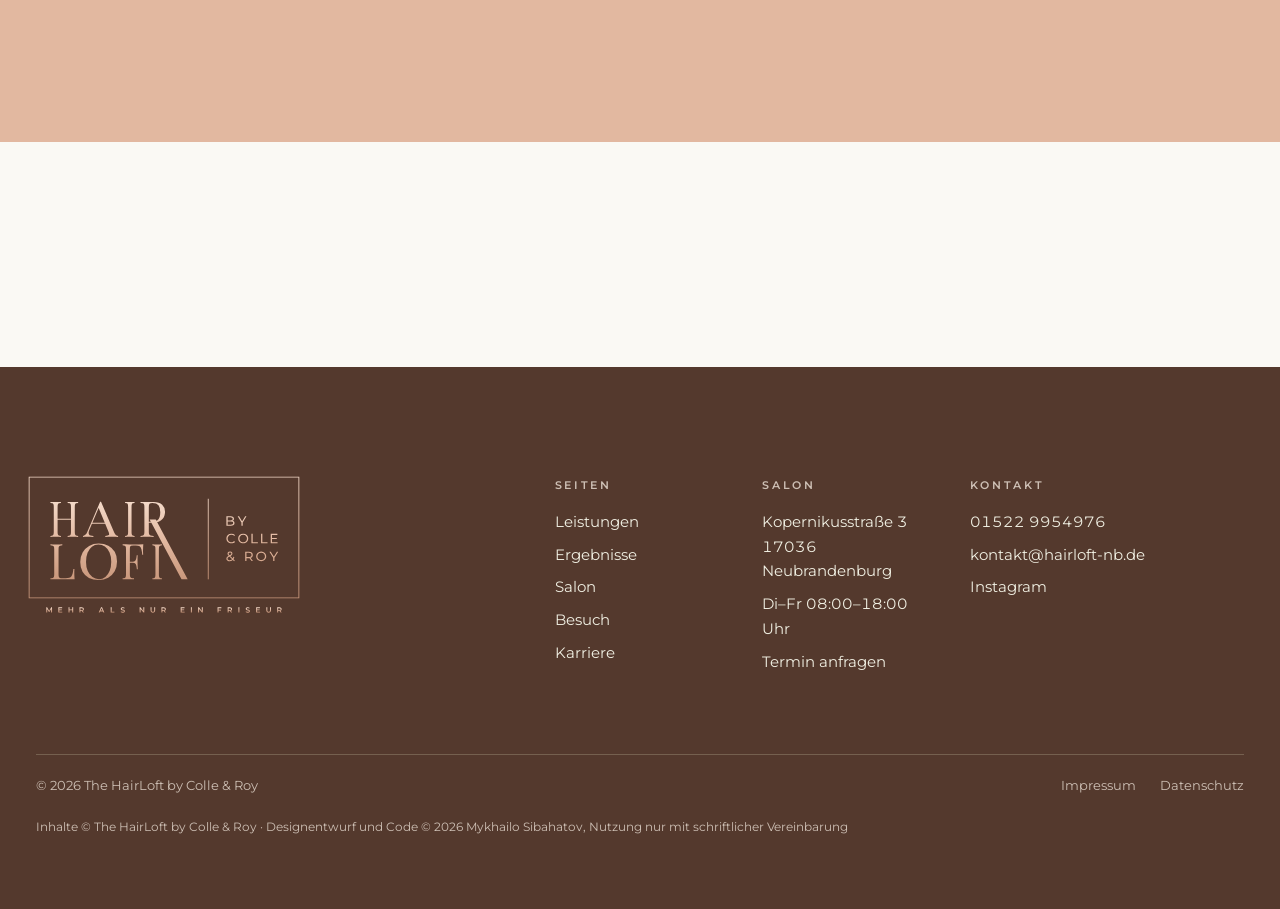
<file: v2/karriere.html>
<!doctype html>
<!--
  Designentwurf B „The HairLoft by Colle & Roy“, Neubrandenburg
  Gestaltung und Code © 2026 Mykhailo Sibahatov. Alle Rechte vorbehalten.
  Nur zur Ansicht. Kopieren, Veröffentlichen oder Weiterverwenden ohne schriftliche
  Vereinbarung ist nicht gestattet. Siehe LICENSE.
-->
<html lang="de">
<head>
<meta charset="utf-8">
<meta name="viewport" content="width=device-width, initial-scale=1, viewport-fit=cover">
<script>(function(d){d.className+=' js';d.style.setProperty('--screen',innerHeight+'px');setTimeout(function(){if(!window.HL2)d.classList.add('rv-fallback')},2500)})(document.documentElement);</script>
<title>Karriere · Friseur:in gesucht in Neubrandenburg · The HairLoft</title>
<meta name="description" content="Werde Teil des HairLoft-Teams in Neubrandenburg: 4-Tage-Woche, keine Samstagsarbeit, faire Bezahlung und Weiterbildung. Kurzbewerbung in einer Minute.">
<meta name="robots" content="noindex">
<meta name="copyright" content="Designentwurf und Code © 2026 Mykhailo Sibahatov. Alle Rechte vorbehalten.">
<meta name="theme-color" content="#faf9f4">
<link rel="canonical" href="https://www.hairloft-nb.de/">
<link rel="icon" href="../assets/favicon.svg" type="image/svg+xml">
<link rel="preload" href="fonts/montserrat-vf.woff2" as="font" type="font/woff2" crossorigin>
<link rel="stylesheet" href="css/v2.css?v=3">
</head>
<body class="tail">
<a class="skip" href="#main">Zum Inhalt springen</a>
<!-- partial:sprite --><svg class="sprite" aria-hidden="true" focusable="false"><symbol id="i-phone" viewBox="0 0 24 24"><path d="M2.25 6.75c0 8.284 6.716 15 15 15h2.25a2.25 2.25 0 0 0 2.25-2.25v-1.372c0-.516-.351-.966-.852-1.091l-4.423-1.106c-.44-.11-.902.055-1.173.417l-.97 1.293c-.282.376-.769.542-1.21.38a12.035 12.035 0 0 1-7.143-7.143c-.162-.441.004-.928.38-1.21l1.293-.97c.363-.271.527-.734.417-1.173L6.963 3.102a1.125 1.125 0 0 0-1.091-.852H4.5A2.25 2.25 0 0 0 2.25 4.5v2.25Z"/></symbol><symbol id="i-paper-clip" viewBox="0 0 24 24"><path d="m18.375 12.739-7.693 7.693a4.5 4.5 0 0 1-6.364-6.364l10.94-10.94A3 3 0 1 1 19.5 7.372L8.552 18.32m.009-.01-.01.01m5.699-9.941-7.81 7.81a1.5 1.5 0 0 0 2.112 2.13"/></symbol><symbol id="i-document-text" viewBox="0 0 24 24"><path d="M19.5 14.25v-2.625a3.375 3.375 0 0 0-3.375-3.375h-1.5A1.125 1.125 0 0 1 13.5 7.125v-1.5a3.375 3.375 0 0 0-3.375-3.375H8.25m0 12.75h7.5m-7.5 3H12M10.5 2.25H5.625c-.621 0-1.125.504-1.125 1.125v17.25c0 .621.504 1.125 1.125 1.125h12.75c.621 0 1.125-.504 1.125-1.125V11.25a9 9 0 0 0-9-9Z"/></symbol><symbol id="i-arrow-right" viewBox="0 0 24 24"><path d="M13.5 4.5 21 12m0 0-7.5 7.5M21 12H3"/></symbol><symbol id="i-arrow-left" viewBox="0 0 24 24"><path d="M10.5 19.5 3 12m0 0 7.5-7.5M3 12h18"/></symbol><symbol id="i-arrow-up-right" viewBox="0 0 24 24"><path d="m4.5 19.5 15-15m0 0H8.25m11.25 0v11.25"/></symbol><symbol id="i-arrow-long-right" viewBox="0 0 24 24"><path d="M17.25 8.25 21 12m0 0-3.75 3.75M21 12H3"/></symbol><symbol id="i-map-pin" viewBox="0 0 24 24"><path d="M15 10.5a3 3 0 1 1-6 0 3 3 0 0 1 6 0Z"/><path d="M19.5 10.5c0 7.142-7.5 11.25-7.5 11.25S4.5 17.642 4.5 10.5a7.5 7.5 0 1 1 15 0Z"/></symbol><symbol id="i-clock" viewBox="0 0 24 24"><path d="M12 6v6h4.5m4.5 0a9 9 0 1 1-18 0 9 9 0 0 1 18 0Z"/></symbol><symbol id="i-check" viewBox="0 0 24 24"><path d="m4.5 12.75 6 6 9-13.5"/></symbol><symbol id="i-x-mark" viewBox="0 0 24 24"><path d="M6 18 18 6M6 6l12 12"/></symbol><symbol id="i-chevron-left" viewBox="0 0 24 24"><path d="M15.75 19.5 8.25 12l7.5-7.5"/></symbol><symbol id="i-chevron-right" viewBox="0 0 24 24"><path d="m8.25 4.5 7.5 7.5-7.5 7.5"/></symbol><symbol id="i-calendar-days" viewBox="0 0 24 24"><path d="M6.75 3v2.25M17.25 3v2.25M3 18.75V7.5a2.25 2.25 0 0 1 2.25-2.25h13.5A2.25 2.25 0 0 1 21 7.5v11.25m-18 0A2.25 2.25 0 0 0 5.25 21h13.5A2.25 2.25 0 0 0 21 18.75m-18 0v-7.5A2.25 2.25 0 0 1 5.25 9h13.5A2.25 2.25 0 0 1 21 11.25v7.5m-9-6h.008v.008H12v-.008ZM12 15h.008v.008H12V15Zm0 2.25h.008v.008H12v-.008ZM9.75 15h.008v.008H9.75V15Zm0 2.25h.008v.008H9.75v-.008ZM7.5 15h.008v.008H7.5V15Zm0 2.25h.008v.008H7.5v-.008Zm6.75-4.5h.008v.008h-.008v-.008Zm0 2.25h.008v.008h-.008V15Zm0 2.25h.008v.008h-.008v-.008Zm2.25-4.5h.008v.008H16.5v-.008Zm0 2.25h.008v.008H16.5V15Z"/></symbol><symbol id="i-envelope" viewBox="0 0 24 24"><path d="M21.75 6.75v10.5a2.25 2.25 0 0 1-2.25 2.25h-15a2.25 2.25 0 0 1-2.25-2.25V6.75m19.5 0A2.25 2.25 0 0 0 19.5 4.5h-15a2.25 2.25 0 0 0-2.25 2.25m19.5 0v.243a2.25 2.25 0 0 1-1.07 1.916l-7.5 4.615a2.25 2.25 0 0 1-2.36 0L3.32 8.91a2.25 2.25 0 0 1-1.07-1.916V6.75"/></symbol><symbol id="i-sparkles" viewBox="0 0 24 24"><path d="M9.813 15.904 9 18.75l-.813-2.846a4.5 4.5 0 0 0-3.09-3.09L2.25 12l2.846-.813a4.5 4.5 0 0 0 3.09-3.09L9 5.25l.813 2.846a4.5 4.5 0 0 0 3.09 3.09L15.75 12l-2.846.813a4.5 4.5 0 0 0-3.09 3.09ZM18.259 8.715 18 9.75l-.259-1.035a3.375 3.375 0 0 0-2.455-2.456L14.25 6l1.036-.259a3.375 3.375 0 0 0 2.455-2.456L18 2.25l.259 1.035a3.375 3.375 0 0 0 2.456 2.456L21.75 6l-1.035.259a3.375 3.375 0 0 0-2.456 2.456ZM16.894 20.567 16.5 21.75l-.394-1.183a2.25 2.25 0 0 0-1.423-1.423L13.5 18.75l1.183-.394a2.25 2.25 0 0 0 1.423-1.423l.394-1.183.394 1.183a2.25 2.25 0 0 0 1.423 1.423l1.183.394-1.183.394a2.25 2.25 0 0 0-1.423 1.423Z"/></symbol><symbol id="i-heart" viewBox="0 0 24 24"><path d="M21 8.25c0-2.485-2.099-4.5-4.688-4.5-1.935 0-3.597 1.126-4.312 2.733-.715-1.607-2.377-2.733-4.313-2.733C5.1 3.75 3 5.765 3 8.25c0 7.22 9 12 9 12s9-4.78 9-12Z"/></symbol><symbol id="i-academic-cap" viewBox="0 0 24 24"><path d="M4.26 10.147a60.438 60.438 0 0 0-.491 6.347A48.62 48.62 0 0 1 12 20.904a48.62 48.62 0 0 1 8.232-4.41 60.46 60.46 0 0 0-.491-6.347m-15.482 0a50.636 50.636 0 0 0-2.658-.813A59.906 59.906 0 0 1 12 3.493a59.903 59.903 0 0 1 10.399 5.84c-.896.248-1.783.52-2.658.814m-15.482 0A50.717 50.717 0 0 1 12 13.489a50.702 50.702 0 0 1 7.74-3.342M6.75 15a.75.75 0 1 0 0-1.5.75.75 0 0 0 0 1.5Zm0 0v-3.675A55.378 55.378 0 0 1 12 8.443m-7.007 11.55A5.981 5.981 0 0 0 6.75 15.75v-1.5"/></symbol><symbol id="i-banknotes" viewBox="0 0 24 24"><path d="M2.25 18.75a60.07 60.07 0 0 1 15.797 2.101c.727.198 1.453-.342 1.453-1.096V18.75M3.75 4.5v.75A.75.75 0 0 1 3 6h-.75m0 0v-.375c0-.621.504-1.125 1.125-1.125H20.25M2.25 6v9m18-10.5v.75c0 .414.336.75.75.75h.75m-1.5-1.5h.375c.621 0 1.125.504 1.125 1.125v9.75c0 .621-.504 1.125-1.125 1.125h-.375m1.5-1.5H21a.75.75 0 0 0-.75.75v.75m0 0H3.75m0 0h-.375a1.125 1.125 0 0 1-1.125-1.125V15m1.5 1.5v-.75A.75.75 0 0 0 3 15h-.75M15 10.5a3 3 0 1 1-6 0 3 3 0 0 1 6 0Zm3 0h.008v.008H18V10.5Zm-12 0h.008v.008H6V10.5Z"/></symbol><symbol id="i-user-group" viewBox="0 0 24 24"><path d="M18 18.72a9.094 9.094 0 0 0 3.741-.479 3 3 0 0 0-4.682-2.72m.94 3.198.001.031c0 .225-.012.447-.037.666A11.944 11.944 0 0 1 12 21c-2.17 0-4.207-.576-5.963-1.584A6.062 6.062 0 0 1 6 18.719m12 0a5.971 5.971 0 0 0-.941-3.197m0 0A5.995 5.995 0 0 0 12 12.75a5.995 5.995 0 0 0-5.058 2.772m0 0a3 3 0 0 0-4.681 2.72 8.986 8.986 0 0 0 3.74.477m.94-3.197a5.971 5.971 0 0 0-.94 3.197M15 6.75a3 3 0 1 1-6 0 3 3 0 0 1 6 0Zm6 3a2.25 2.25 0 1 1-4.5 0 2.25 2.25 0 0 1 4.5 0Zm-13.5 0a2.25 2.25 0 1 1-4.5 0 2.25 2.25 0 0 1 4.5 0Z"/></symbol><symbol id="i-arrow-path" viewBox="0 0 24 24"><path d="M16.023 9.348h4.992v-.001M2.985 19.644v-4.992m0 0h4.992m-4.993 0 3.181 3.183a8.25 8.25 0 0 0 13.803-3.7M4.031 9.865a8.25 8.25 0 0 1 13.803-3.7l3.181 3.182m0-4.991v4.99"/></symbol><symbol id="i-scissors" viewBox="0 0 24 24"><path d="m7.848 8.25 1.536.887M7.848 8.25a3 3 0 1 1-5.196-3 3 3 0 0 1 5.196 3Zm1.536.887a2.165 2.165 0 0 1 1.083 1.839c.005.351.054.695.14 1.024M9.384 9.137l2.077 1.199M7.848 15.75l1.536-.887m-1.536.887a3 3 0 1 1-5.196 3 3 3 0 0 1 5.196-3Zm1.536-.887a2.165 2.165 0 0 0 1.083-1.838c.005-.352.054-.695.14-1.025m-1.223 2.863 2.077-1.199m0-3.328a4.323 4.323 0 0 1 2.068-1.379l5.325-1.628a4.5 4.5 0 0 1 2.48-.044l.803.215-7.794 4.5m-2.882-1.664A4.33 4.33 0 0 0 10.607 12m3.736 0 7.794 4.5-.802.215a4.5 4.5 0 0 1-2.48-.043l-5.326-1.629a4.324 4.324 0 0 1-2.068-1.379M14.343 12l-2.882 1.664"/></symbol><symbol id="i-sun" viewBox="0 0 24 24"><path d="M12 3v2.25m6.364.386-1.591 1.591M21 12h-2.25m-.386 6.364-1.591-1.591M12 18.75V21m-4.773-4.227-1.591 1.591M5.25 12H3m4.227-4.773L5.636 5.636M15.75 12a3.75 3.75 0 1 1-7.5 0 3.75 3.75 0 0 1 7.5 0Z"/></symbol><symbol id="i-check-badge" viewBox="0 0 24 24"><path d="M9 12.75 11.25 15 15 9.75M21 12c0 1.268-.63 2.39-1.593 3.068a3.745 3.745 0 0 1-1.043 3.296 3.745 3.745 0 0 1-3.296 1.043A3.745 3.745 0 0 1 12 21c-1.268 0-2.39-.63-3.068-1.593a3.746 3.746 0 0 1-3.296-1.043 3.745 3.745 0 0 1-1.043-3.296A3.745 3.745 0 0 1 3 12c0-1.268.63-2.39 1.593-3.068a3.745 3.745 0 0 1 1.043-3.296 3.746 3.746 0 0 1 3.296-1.043A3.746 3.746 0 0 1 12 3c1.268 0 2.39.63 3.068 1.593a3.746 3.746 0 0 1 3.296 1.043 3.746 3.746 0 0 1 1.043 3.296A3.745 3.745 0 0 1 21 12Z"/></symbol><symbol id="i-globe-europe-africa" viewBox="0 0 24 24"><path d="m20.893 13.393-1.135-1.135a2.252 2.252 0 0 1-.421-.585l-1.08-2.16a.414.414 0 0 0-.663-.107.827.827 0 0 1-.812.21l-1.273-.363a.89.89 0 0 0-.738 1.595l.587.39c.59.395.674 1.23.172 1.732l-.2.2c-.212.212-.33.498-.33.796v.41c0 .409-.11.809-.32 1.158l-1.315 2.191a2.11 2.11 0 0 1-1.81 1.025 1.055 1.055 0 0 1-1.055-1.055v-1.172c0-.92-.56-1.747-1.414-2.089l-.655-.261a2.25 2.25 0 0 1-1.383-2.46l.007-.042a2.25 2.25 0 0 1 .29-.787l.09-.15a2.25 2.25 0 0 1 2.37-1.048l1.178.236a1.125 1.125 0 0 0 1.302-.795l.208-.73a1.125 1.125 0 0 0-.578-1.315l-.665-.332-.091.091a2.25 2.25 0 0 1-1.591.659h-.18c-.249 0-.487.1-.662.274a.931.931 0 0 1-1.458-1.137l1.411-2.353a2.25 2.25 0 0 0 .286-.76m11.928 9.869A9 9 0 0 0 8.965 3.525m11.928 9.868A9 9 0 1 1 8.965 3.525"/></symbol><symbol id="i-chat-bubble-left-right" viewBox="0 0 24 24"><path d="M20.25 8.511c.884.284 1.5 1.128 1.5 2.097v4.286c0 1.136-.847 2.1-1.98 2.193-.34.027-.68.052-1.02.072v3.091l-3-3c-1.354 0-2.694-.055-4.02-.163a2.115 2.115 0 0 1-.825-.242m9.345-8.334a2.126 2.126 0 0 0-.476-.095 48.64 48.64 0 0 0-8.048 0c-1.131.094-1.976 1.057-1.976 2.192v4.286c0 .837.46 1.58 1.155 1.951m9.345-8.334V6.637c0-1.621-1.152-3.026-2.76-3.235A48.455 48.455 0 0 0 11.25 3c-2.115 0-4.198.137-6.24.402-1.608.209-2.76 1.614-2.76 3.235v6.226c0 1.621 1.152 3.026 2.76 3.235.577.075 1.157.14 1.74.194V21l4.155-4.155"/></symbol><symbol id="i-camera" viewBox="0 0 24 24"><path d="M6.827 6.175A2.31 2.31 0 0 1 5.186 7.23c-.38.054-.757.112-1.134.175C2.999 7.58 2.25 8.507 2.25 9.574V18a2.25 2.25 0 0 0 2.25 2.25h15A2.25 2.25 0 0 0 21.75 18V9.574c0-1.067-.75-1.994-1.802-2.169a47.865 47.865 0 0 0-1.134-.175 2.31 2.31 0 0 1-1.64-1.055l-.822-1.316a2.192 2.192 0 0 0-1.736-1.039 48.774 48.774 0 0 0-5.232 0 2.192 2.192 0 0 0-1.736 1.039l-.821 1.316Z"/><path d="M16.5 12.75a4.5 4.5 0 1 1-9 0 4.5 4.5 0 0 1 9 0ZM18.75 10.5h.008v.008h-.008V10.5Z"/></symbol><symbol id="i-star-solid" viewBox="0 0 24 24"><path fill-rule="evenodd" d="M10.788 3.21c.448-1.077 1.976-1.077 2.424 0l2.082 5.006 5.404.434c1.164.093 1.636 1.545.749 2.305l-4.117 3.527 1.257 5.273c.271 1.136-.964 2.033-1.96 1.425L12 18.354 7.373 21.18c-.996.608-2.231-.29-1.96-1.425l1.257-5.273-4.117-3.527c-.887-.76-.415-2.212.749-2.305l5.404-.434 2.082-5.005Z" clip-rule="evenodd"/></symbol></svg><!-- /partial:sprite -->

<!-- partial:header -->
<header class="hdr" id="top">
  <nav class="wrap hdr__bar" aria-label="Hauptnavigation">
    <a class="hdr__logo" href="index.html" aria-label="The HairLoft by Colle &amp; Roy, zur Startseite"><img src="../assets/logo-ink.svg" alt="" width="121" height="44"></a>
    <div class="hdr__l">
      <a class="nav__link" href="index.html#leistungen"><span class="roll" data-roll>Leistungen</span></a>
      <a class="nav__link" href="index.html#ergebnisse"><span class="roll" data-roll>Ergebnisse</span></a>
      <a class="nav__link" href="index.html#salon"><span class="roll" data-roll>Salon</span></a>
    </div>
    <div class="hdr__r">
      <a class="nav__link" href="index.html#besuch"><span class="roll" data-roll>Besuch</span></a>
      <a class="nav__link" href="karriere.html" aria-current="page"><span class="roll" data-roll>Karriere</span></a>
      <a class="btn btn--sm" href="termin.html" data-modal="book"><span>Termin anfragen</span></a>
    </div>
    <button class="nav__toggle" type="button" aria-expanded="false" aria-controls="menu" aria-label="Menü öffnen" data-desktop="(min-width: 62.5rem)"><span></span><span></span></button>
  </nav>
  <div class="menu" id="menu">
    <div class="menu__panel">
      <div class="menu__list">
        <a class="menu__row" href="index.html#leistungen"><span>Leistungen</span><svg class="i"><use href="#i-arrow-right"/></svg></a>
        <a class="menu__row" href="index.html#ergebnisse"><span>Ergebnisse</span><svg class="i"><use href="#i-arrow-right"/></svg></a>
        <a class="menu__row" href="index.html#salon"><span>Salon</span><svg class="i"><use href="#i-arrow-right"/></svg></a>
        <a class="menu__row" href="index.html#besuch"><span>Besuch</span><svg class="i"><use href="#i-arrow-right"/></svg></a>
        <a class="menu__row" href="karriere.html" aria-current="page"><span>Karriere</span><svg class="i"><use href="#i-arrow-right"/></svg></a>
      </div>
      <p class="menu__status" data-status><span class="dot" aria-hidden="true"></span><span><span data-status-short>Di–Fr</span> <span data-status-rest>08–18 Uhr</span></span></p>
      <div class="menu__foot">
        <a class="btn" href="termin.html" data-modal="book"><svg class="i"><use href="#i-calendar-days"/></svg><span>Termin</span></a>
        <a class="btn btn--line" href="tel:+4915229954976"><svg class="i"><use href="#i-phone"/></svg><span>Anrufen</span></a>
      </div>
    </div>
  </div>
</header>
<a class="fab" href="termin.html" data-modal="book" aria-label="Termin anfragen"><svg class="i" aria-hidden="true"><use href="#i-calendar-days"/></svg></a>
<!-- /partial:header -->

<main id="main">

  <!-- Hero: one screen, pinned -->
  <section class="hero" aria-labelledby="hero-title">
    <div class="wrap hero__in">
      <div class="hero__text">
        <p class="eyebrow rv">Karriere · Friseur:in (m/w/d)</p>
        <h1 id="hero-title" class="rv-lines" data-split>Wir suchen dich.</h1>
        <p class="lead rv" style="--i:2">Werde Teil unseres HairLoft-Teams. Mit Arbeitszeiten, die Platz fürs Leben lassen.</p>
        <div class="actions rv" style="--i:3">
          <a class="btn" href="#bewerbung" data-modal="apply"><span>Kurzbewerbung starten</span><svg class="i i--go"><use href="#i-arrow-right"/></svg></a>
          <a class="tel" href="tel:+4915229954976" aria-label="Anrufen: 01522 9954976"><svg class="i"><use href="#i-phone"/></svg><span>01522 9954976</span></a>
        </div>
      </div>
      <ul class="hero__facts rv" style="--i:4">
        <li><span class="fact"><svg class="i"><use href="#i-map-pin"/></svg><span><strong>Kopernikusstraße 3</strong>, Neubrandenburg</span></span></li>
        <li><span class="fact"><svg class="i"><use href="#i-clock"/></svg><span><strong>Dienstag bis Freitag</strong>, 08–18 Uhr</span></span></li>
        <li><span class="fact"><svg class="i"><use href="#i-document-text"/></svg><span><strong>Kein Anschreiben nötig</strong>, Unterlagen optional</span></span></li>
      </ul>
      <figure class="hero__photo rv" style="--i:1">
        <div class="arch-set arch-set--rose">
          <div class="arch"><img src="../assets/img/colle-und-roy.webp" alt="Colle und Roy vor dem Eingang ihres Salons in der Kopernikusstraße" width="361" height="640" fetchpriority="high" style="object-position: 30% 40%" data-drift></div>
        </div>
        <figcaption class="hero__cap">Dein Team</figcaption>
      </figure>
    </div>
  </section>

  <!-- 01 Was wir bieten -->
  <section class="sec" aria-labelledby="vorteile-title">
    <div class="wrap">
      <div class="sec__head">
        <div class="sec__title">
          <p class="eyebrow rv"><span class="no">01</span>Was wir bieten</p>
          <h2 id="vorteile-title" class="rv-lines" data-split>Arbeit, die zum Leben passt.</h2>
        </div>
      </div>
      <div class="perks">
        <div class="perk perk--rose rv">
          <p class="eyebrow">Woche</p>
          <p class="perk__big">Vier Tage</p>
          <p class="small">Dienstag bis Freitag im Salon.</p>
        </div>
        <div class="perk rv" style="--i:1">
          <p class="eyebrow">Samstag</p>
          <p class="perk__big">Frei.</p>
          <p class="small">Keine Samstagsarbeit.</p>
        </div>
        <div class="perk rv" style="--i:2">
          <p class="eyebrow">Und dazu</p>
          <ul class="plus">
            <li><svg class="i"><use href="#i-check"/></svg><span>Faire Bezahlung</span></li>
            <li><svg class="i"><use href="#i-check"/></svg><span>Weiterbildung</span></li>
            <li><svg class="i"><use href="#i-check"/></svg><span>Tolles Team</span></li>
          </ul>
        </div>
      </div>
    </div>
  </section>

  <!-- 02 Ablauf -->
  <section class="sec sec--cream" aria-labelledby="ablauf-title">
    <div class="wrap">
      <div class="sec__head">
        <div class="sec__title">
          <p class="eyebrow rv"><span class="no">02</span>Ablauf</p>
          <h2 id="ablauf-title" class="rv-lines" data-split>Drei Schritte zu uns.</h2>
        </div>
      </div>
      <ol class="steps3">
        <li class="rv"><h3>Kurzbewerbung</h3><p>Ein paar Angaben reichen. Kein Anschreiben nötig, Unterlagen hängst du nur an, wenn du magst.</p></li>
        <li class="rv" style="--i:1"><h3>Wir rufen dich an</h3><p>Colle oder Roy melden sich persönlich bei dir.</p></li>
        <li class="rv" style="--i:2"><h3>Kennenlernen im Salon</h3><p>Du schaust dir alles an und wir sehen, ob es passt.</p></li>
      </ol>
    </div>
  </section>

  <!-- 03 Bewerbung: the rose band, the footer slides over it -->
  <section class="cta on-rose" id="bewerbung" aria-labelledby="bewerbung-title">
    <div class="wrap cta__in">
      <p class="eyebrow rv"><span class="no">03</span>Bewerbung</p>
      <h2 id="bewerbung-title" class="rv-lines" data-split>Klingt nach dir?</h2>
      <p class="lead rv" style="--i:2">Vier kurze Schritte, kein Anschreiben. Unterlagen kannst du später nachreichen.</p>
      <div class="actions rv" style="--i:3">
        <a class="btn" href="mailto:kontakt@hairloft-nb.de?subject=Bewerbung" data-modal="apply"><span>Kurzbewerbung starten</span><svg class="i i--go"><use href="#i-arrow-right"/></svg></a>
      </div>
      <p class="cta__alt rv" style="--i:4"><span>Lieber persönlich?</span><a class="num" href="tel:+4915229954976">01522 9954976</a><a href="mailto:kontakt@hairloft-nb.de?subject=Bewerbung">kontakt@hairloft-nb.de</a></p>
    </div>
  </section>

</main>

<!-- partial:footer -->
<footer class="ftr">
  <div class="wrap ftr__in">
    <div class="ftr__brand">
      <img src="../assets/logo-framed.svg" alt="The HairLoft by Colle &amp; Roy. Mehr als nur ein Friseur." width="340" height="173" loading="lazy">
    </div>
    <nav class="ftr__col" aria-label="Seiten">
      <p class="ftr__k">Seiten</p>
      <ul class="ftr__list">
        <li><a href="index.html#leistungen">Leistungen</a></li>
        <li><a href="index.html#ergebnisse">Ergebnisse</a></li>
        <li><a href="index.html#salon">Salon</a></li>
        <li><a href="index.html#besuch">Besuch</a></li>
        <li><a href="karriere.html">Karriere</a></li>
      </ul>
    </nav>
    <div class="ftr__col">
      <p class="ftr__k">Salon</p>
      <ul class="ftr__list">
        <li class="num">Kopernikusstraße 3<br>17036 Neubrandenburg</li>
        <li class="num">Di–Fr 08:00–18:00 Uhr</li>
        <li><a href="termin.html" data-modal="book">Termin anfragen</a></li>
      </ul>
    </div>
    <div class="ftr__col ftr__col--w">
      <p class="ftr__k">Kontakt</p>
      <ul class="ftr__list">
        <li><a class="num" href="tel:+4915229954976">01522 9954976</a></li>
        <li><a href="mailto:kontakt@hairloft-nb.de">kontakt@hairloft-nb.de</a></li>
        <li><a href="https://www.instagram.com/the_hairloft_by_colle_roy_/" target="_blank" rel="noopener">Instagram</a></li>
      </ul>
    </div>
  </div>
  <div class="wrap ftr__base">
    <span>© 2026 The HairLoft by Colle &amp; Roy</span>
    <nav aria-label="Rechtliches"><a href="impressum.html">Impressum</a><a href="datenschutz.html">Datenschutz</a></nav>
  </div>
  <p class="wrap ftr__credit">Inhalte © The HairLoft by Colle &amp; Roy · Designentwurf und Code © 2026 Mykhailo Sibahatov, Nutzung nur mit schriftlicher Vereinbarung</p>
</footer>
<div class="draft-tag"><span class="draft-tag__dot" aria-hidden="true"></span><span>Entwurf · © M. Sibahatov</span><span class="sr-only">Designentwurf von Mykhailo Sibahatov, nicht zur Veröffentlichung freigegeben.</span><span class="draft-tag__ver"><a href="../karriere.html" data-ver="../"><span class="sr-only">Entwurf </span>A</a><span aria-current="page"><span class="sr-only">Entwurf </span>B</span></span></div>
<!-- /partial:footer -->

<!-- partial:booking -->
<div class="overlay" id="book" aria-hidden="true">
  <form class="modal" id="booking" data-wizard role="dialog" aria-modal="true" aria-labelledby="book-title" action="https://api.web3forms.com/submit" method="POST">
    <input type="hidden" name="access_key" value="WEB3FORMS-KEY">
    <input type="hidden" name="subject" value="Terminanfrage über die Website">
    <input type="hidden" name="from_name" value="HairLoft Website">
    <input type="checkbox" name="botcheck" style="display:none" tabindex="-1" autocomplete="off">
    <input type="hidden" name="datum" value="">
    <input type="hidden" name="uhrzeit" value="">

    <div class="modal__bar">
      <p class="modal__name" id="book-title">Terminanfrage</p>
      <p class="modal__count" data-wz-count aria-live="polite">Schritt 1 von 4</p>
      <button class="modal__x" type="button" data-close aria-label="Schließen"><svg class="i"><use href="#i-x-mark"/></svg></button>
    </div>
    <ol class="prog" style="--n:4" aria-label="Fortschritt">
      <li><button type="button" data-wz-go="0"><span class="prog__no">1</span><svg class="i" aria-hidden="true"><use href="#i-check"/></svg><span class="prog__t">Leistung</span></button></li>
      <li><button type="button" data-wz-go="1"><span class="prog__no">2</span><svg class="i" aria-hidden="true"><use href="#i-check"/></svg><span class="prog__t">Termin</span></button></li>
      <li><button type="button" data-wz-go="2"><span class="prog__no">3</span><svg class="i" aria-hidden="true"><use href="#i-check"/></svg><span class="prog__t">Kontakt</span></button></li>
      <li><button type="button" data-wz-go="3"><span class="prog__no">4</span><svg class="i" aria-hidden="true"><use href="#i-check"/></svg><span class="prog__t">Senden</span></button></li>
    </ol>

    <div class="modal__body">
      <div class="step is-active" data-step data-group="leistung" role="group" aria-labelledby="bk-q1">
        <div class="step__q">
          <p class="label"><span class="no">01</span><span class="bar" aria-hidden="true"></span><span>Leistung</span></p>
          <h2 id="bk-q1" tabindex="-1">Was dürfen wir für dich tun?</h2>
          <p class="small">Unsicher? Wähle die Beratung, den Rest klären wir am Telefon.</p>
          <p class="err" role="alert">Bitte wähle eine Leistung.</p>
        </div>
        <div class="step__a">
          <div class="snap">
            <div class="seg seg--list" style="--n:2" role="radiogroup" aria-labelledby="bk-q1">
                <label><input type="radio" name="leistung" value="Balayage" data-slug="balayage"><span>Balayage</span></label>
                <label><input type="radio" name="leistung" value="Face Framing" data-slug="face-framing"><span>Face Framing</span></label>
                <label><input type="radio" name="leistung" value="Glossing" data-slug="glossing"><span>Glossing</span></label>
                <label><input type="radio" name="leistung" value="Foilyage" data-slug="foilyage"><span>Foilyage</span></label>
                <label><input type="radio" name="leistung" value="Highlights &amp; Lowlights" data-slug="highlights-lowlights"><span>Highlights &amp; Lowlights</span></label>
                <label><input type="radio" name="leistung" value="Kreative Farbveränderung" data-slug="farbveraenderung"><span>Farb&shy;veränderung</span></label>
                <label><input type="radio" name="leistung" value="Extensions &amp; Haarverdichtung" data-slug="extensions"><span>Extensions &amp; Haar&shy;verdichtung</span></label>
                <label><input type="radio" name="leistung" value="Schnitt &amp; Styling" data-slug="schnitt-styling"><span>Schnitt &amp; Styling</span></label>
                <label><input type="radio" name="leistung" value="Braut- &amp; Hochzeitsstyling" data-slug="brautstyling"><span>Braut- &amp; Hochzeits&shy;styling</span></label>
                <label><input type="radio" name="leistung" value="Beratung" data-slug="beratung"><span>Erst nur Beratung</span></label>
            </div>
          </div>
          <div class="field">
            <span class="field__label" id="bk-who">Bei wem?</span>
            <div class="snap">
              <div class="seg" style="--n:3" role="radiogroup" aria-labelledby="bk-who">
                <label><input type="radio" name="stylist" value="Colle" data-label="bei Colle"><span>Colle</span></label>
                <label><input type="radio" name="stylist" value="Roy" data-label="bei Roy"><span>Roy</span></label>
                <label><input type="radio" name="stylist" value="egal" data-label="bei Colle oder Roy" checked><span>Egal</span></label>
              </div>
            </div>
          </div>
        </div>
      </div>

      <div class="step step--when" data-step data-group="datum uhrzeit" role="group" aria-labelledby="bk-q2">
        <div class="step__q">
          <p class="label"><span class="no">02</span><span class="bar" aria-hidden="true"></span><span>Termin</span></p>
          <h2 id="bk-q2" tabindex="-1">Wann passt es dir?</h2>
          <p class="small">Wähle einen Tag, dann erscheinen daneben seine Uhrzeiten. Die Zeit ist ein Wunsch, wir bestätigen sie dir am Telefon.</p>
          <p class="err" role="alert">Bitte wähle einen Tag und eine Uhrzeit.</p>
        </div>
        <div class="step__a">
          <div class="snap">
            <div class="when">
              <div class="cal" data-cal role="group" aria-label="Tag"></div>
              <div class="slots" data-slots role="group" aria-label="Uhrzeit" aria-live="polite"></div>
            </div>
          </div>
          <p class="cal__legend"><span class="lg-today"><i></i>heute</span><span><i></i>geschlossen oder vorbei</span></p>
        </div>
      </div>

      <div class="step" data-step role="group" aria-labelledby="bk-q4">
        <div class="step__q">
          <p class="label"><span class="no">03</span><span class="bar" aria-hidden="true"></span><span>Kontakt</span></p>
          <h2 id="bk-q4" tabindex="-1">Wie erreichen wir dich?</h2>
          <p class="small">Wir rufen dich an und machen den Termin fest.</p>
        </div>
        <div class="step__a">
          <div class="snap"><div class="form-rows">
            <div class="field">
              <label for="bk-name">Name</label>
              <input class="input" id="bk-name" name="name" type="text" autocomplete="name" data-required>
              <span class="err">Bitte gib deinen Namen an.</span>
            </div>
            <div class="field">
              <label for="bk-phone">Telefon</label>
              <input class="input" id="bk-phone" name="telefon" type="tel" autocomplete="tel" inputmode="tel" data-required>
              <span class="err">Bitte gib eine gültige Telefonnummer an.</span>
            </div>
            <div class="field full">
              <label for="bk-mail">E-Mail <span class="opt-tag">(optional)</span></label>
              <input class="input" id="bk-mail" name="email" type="email" autocomplete="email">
              <span class="err">Bitte prüfe die E-Mail-Adresse.</span>
            </div>
            <div class="field full">
              <span class="field__label" id="bk-first">Warst du schon bei uns? <span class="opt-tag">(optional)</span></span>
              <div class="snap">
                <div class="seg" style="--n:2" role="radiogroup" aria-labelledby="bk-first">
                  <label><input type="radio" name="neukunde" value="War schon da"><span>Ja</span></label>
                  <label><input type="radio" name="neukunde" value="Erster Besuch"><span>Nein, erster Besuch</span></label>
                </div>
              </div>
            </div>
          </div></div>
        </div>
      </div>

      <div class="step" data-step role="group" aria-labelledby="bk-q5">
        <div class="step__q">
          <p class="label"><span class="no">04</span><span class="bar" aria-hidden="true"></span><span>Senden</span></p>
          <h2 id="bk-q5" tabindex="-1">Passt alles?</h2>
          <p class="small">Unverbindlich. Der Termin gilt erst, wenn wir ihn dir am Telefon bestätigt haben.</p>
        </div>
        <div class="step__a">
          <dl class="sum">
            <dt>Leistung</dt><dd><span data-sum="leistung" data-empty="–"></span>, <span data-sum="stylist"></span></dd>
            <dt>Termin</dt><dd><span data-sum="datum" data-empty="–"></span>, <span data-sum="uhrzeit" data-empty="–"></span></dd>
            <dt>Kontakt</dt><dd><span data-sum="name" data-empty="–"></span>, <span class="num" data-sum="telefon" data-empty="–"></span></dd>
          </dl>
          <div class="field">
            <label for="bk-note">Nachricht <span class="opt-tag">(optional)</span></label>
            <textarea class="input" id="bk-note" name="nachricht" rows="2" placeholder="Zum Beispiel deine aktuelle Haarfarbe oder ein Wunschlook"></textarea>
          </div>
          <label class="check">
            <input type="checkbox" name="einwilligung" value="ja" data-required>
            <span class="check__box"><svg class="i"><use href="#i-check"/></svg></span>
            <span>Ich bin einverstanden, dass meine Angaben zur Bearbeitung der Anfrage verwendet werden. Mehr in der <a href="datenschutz.html" target="_blank" rel="noopener">Datenschutzerklärung</a>.</span>
          </label>
        </div>
      </div>

      <div class="step step--done" data-wz-done>
        <div class="mark"><svg class="i"><use href="#i-check"/></svg></div>
        <h2 tabindex="-1">Anfrage gesendet.</h2>
        <p>Danke! Wir rufen dich an und bestätigen deinen Termin.</p>
        <p class="small" data-draft>Entwurf: Das Formular ist noch nicht angeschlossen, es wurde nichts versendet.</p>
      </div>
    </div>

    <p class="modal__sum is-blank" data-error="Nicht gesendet. Bitte ruf uns an: 01522 9954976" aria-live="polite">
      <strong>Deine Anfrage</strong>
      <span class="modal__hint">Deine Auswahl erscheint hier.</span>
      <span data-sum="leistung" class="is-empty"></span><span data-sum="stylist" data-with="leistung" class="is-empty"></span><span data-sum="datum" class="is-empty"></span><span data-sum="uhrzeit" class="is-empty"></span>
    </p>
    <div class="modal__foot">
      <button class="btn modal__back" type="button" data-wz-back><svg class="i"><use href="#i-arrow-left"/></svg><span>Zurück</span></button>
      <button class="btn modal__next" type="submit" data-wz-next data-send="Anfrage senden"><span>Weiter</span><svg class="i i--go"><use href="#i-arrow-right"/></svg></button>
    </div>
  </form>
</div>
<!-- /partial:booking -->

<!-- shared:apply --><div class="overlay" id="apply" aria-hidden="true">
  <form class="modal" data-wizard role="dialog" aria-modal="true" aria-labelledby="apply-title" action="https://api.web3forms.com/submit" method="POST">
    <input type="hidden" name="access_key" value="WEB3FORMS-KEY">
    <input type="hidden" name="subject" value="Bewerbung über die Website">
    <input type="hidden" name="from_name" value="HairLoft Website">
    <input type="checkbox" name="botcheck" style="display:none" tabindex="-1" autocomplete="off">

    <div class="modal__bar">
      <p class="modal__name" id="apply-title">Kurzbewerbung</p>
      <p class="modal__count" data-wz-count aria-live="polite">Schritt 1 von 4</p>
      <button class="modal__x" type="button" data-close aria-label="Schließen"><svg class="i"><use href="#i-x-mark"/></svg></button>
    </div>
    <ol class="prog" style="--n:4" aria-label="Fortschritt">
      <li><button type="button" data-wz-go="0"><span class="prog__no">1</span><svg class="i" aria-hidden="true"><use href="#i-check"/></svg><span class="prog__t">Über dich</span></button></li>
      <li><button type="button" data-wz-go="1"><span class="prog__no">2</span><svg class="i" aria-hidden="true"><use href="#i-check"/></svg><span class="prog__t">Kontakt</span></button></li>
      <li><button type="button" data-wz-go="2"><span class="prog__no">3</span><svg class="i" aria-hidden="true"><use href="#i-check"/></svg><span class="prog__t">Unterlagen</span></button></li>
      <li><button type="button" data-wz-go="3"><span class="prog__no">4</span><svg class="i" aria-hidden="true"><use href="#i-check"/></svg><span class="prog__t">Senden</span></button></li>
    </ol>

    <div class="modal__body">
      <div class="step is-active" data-step role="group" aria-labelledby="job-q1">
        <div class="step__q">
          <p class="label"><span class="no">01</span><span class="bar" aria-hidden="true"></span><span>Über dich</span></p>
          <h2 id="job-q1" tabindex="-1">Wo stehst du gerade?</h2>
          <p class="small">Ob Ausbildung, Gesellenbrief oder Meistertitel: wir freuen uns auf dich.</p>
        </div>
        <div class="step__a">
          <div class="snap">
            <div class="seg" style="--n:3" role="radiogroup" aria-labelledby="job-q1">
              <label><input type="radio" name="stand" value="In Ausbildung"><span>In Ausbildung</span></label>
              <label><input type="radio" name="stand" value="Gesell:in"><span>Gesell:in</span></label>
              <label><input type="radio" name="stand" value="Meister:in"><span>Meister:in</span></label>
            </div>
          </div>
          <div class="field">
            <label for="job-note">Ein paar Worte zu dir <span class="opt-tag">(optional)</span></label>
            <textarea class="input" id="job-note" name="nachricht" rows="4" placeholder="Was machst du am liebsten: Farbe, Schnitt, Extensions?"></textarea>
          </div>
        </div>
      </div>

      <div class="step" data-step role="group" aria-labelledby="job-q2">
        <div class="step__q">
          <p class="label"><span class="no">02</span><span class="bar" aria-hidden="true"></span><span>Kontakt</span></p>
          <h2 id="job-q2" tabindex="-1">Wie erreichen wir dich?</h2>
          <p class="small">Colle oder Roy melden sich persönlich bei dir.</p>
        </div>
        <div class="step__a">
          <div class="snap"><div class="form-rows">
            <div class="field">
              <label for="job-name">Name</label>
              <input class="input" id="job-name" name="name" type="text" autocomplete="name" data-required>
              <span class="err">Bitte gib deinen Namen an.</span>
            </div>
            <div class="field">
              <label for="job-phone">Telefon</label>
              <input class="input" id="job-phone" name="telefon" type="tel" autocomplete="tel" inputmode="tel" data-required>
              <span class="err">Bitte gib eine gültige Telefonnummer an.</span>
            </div>
            <div class="field full">
              <label for="job-mail">E-Mail <span class="opt-tag">(optional)</span></label>
              <input class="input" id="job-mail" name="email" type="email" autocomplete="email">
              <span class="err">Bitte prüfe die E-Mail-Adresse.</span>
            </div>
          </div></div>
        </div>
      </div>

      <div class="step" data-step role="group" aria-labelledby="job-q3">
        <div class="step__q">
          <p class="label"><span class="no">03</span><span class="bar" aria-hidden="true"></span><span>Unterlagen</span></p>
          <h2 id="job-q3" tabindex="-1">Magst du etwas anhängen?</h2>
          <p class="small">Kein Muss. Lebenslauf, Zeugnisse oder Arbeitsproben kannst du auch später nachreichen.</p>
        </div>
        <div class="step__a">
          <div class="field files" data-files data-max="3" data-max-mb="5">
            <span class="field__label" id="job-files-label">Unterlagen <span class="opt-tag">(optional)</span></span>
            <input class="files__native" id="job-files" name="attachment" type="file" multiple tabindex="-1"
                   accept=".pdf,.jpg,.jpeg,.png,.webp,.doc,.docx,application/pdf,image/jpeg,image/png,image/webp" aria-hidden="true">
            <button class="drop" type="button" aria-labelledby="job-files-label job-files-cta" aria-describedby="job-files-hint">
              <svg class="i" aria-hidden="true"><use href="#i-paper-clip"/></svg>
              <span class="drop__cta" id="job-files-cta">Dateien auswählen</span>
              <span class="drop__or">oder hierher ziehen</span>
            </button>
            <p class="files__hint" id="job-files-hint">PDF, JPG, PNG oder Word, bis 5 MB je Datei, höchstens 3 Dateien.</p>
            <p class="err files__err" role="alert"></p>
            <ul class="files__list" aria-label="Ausgewählte Dateien"></ul>
          </div>
        </div>
      </div>

      <div class="step" data-step role="group" aria-labelledby="job-q4">
        <div class="step__q">
          <p class="label"><span class="no">04</span><span class="bar" aria-hidden="true"></span><span>Senden</span></p>
          <h2 id="job-q4" tabindex="-1">Passt alles?</h2>
          <p class="small">Nach dem Senden rufen wir dich an und vereinbaren ein Kennenlernen im Salon.</p>
        </div>
        <div class="step__a">
          <dl class="sum">
            <dt>Stand</dt><dd data-sum="stand" data-empty="–"></dd>
            <dt>Kontakt</dt><dd><span data-sum="name" data-empty="–"></span>, <span class="num" data-sum="telefon" data-empty="–"></span></dd>
            <dt>Unterlagen</dt><dd data-sum="attachment" data-empty="keine, reiche ich nach"></dd>
          </dl>
          <label class="check">
            <input type="checkbox" name="einwilligung" value="ja" data-required>
            <span class="check__box"><svg class="i"><use href="#i-check"/></svg></span>
            <span>Ich bin einverstanden, dass meine Angaben zur Bearbeitung der Bewerbung verwendet werden. Mehr in der <a href="datenschutz.html" target="_blank" rel="noopener">Datenschutzerklärung</a>.</span>
          </label>
        </div>
      </div>

      <div class="step step--done" data-wz-done>
        <div class="mark"><svg class="i"><use href="#i-check"/></svg></div>
        <h2 tabindex="-1">Bewerbung gesendet.</h2>
        <p>Danke für dein Interesse! Wir melden uns telefonisch bei dir.</p>
        <p class="small" data-draft>Entwurf: Das Formular ist noch nicht angeschlossen, es wurde nichts versendet.</p>
      </div>
    </div>

    <p class="modal__sum is-blank" data-error="Nicht gesendet. Bitte ruf uns an: 01522 9954976" aria-live="polite">
      <strong>Deine Bewerbung</strong>
      <span class="modal__hint">Deine Angaben erscheinen hier.</span>
      <span data-sum="stand" class="is-empty"></span><span data-sum="name" class="is-empty"></span><span data-sum="attachment" class="is-empty"></span>
    </p>
    <div class="modal__foot">
      <button class="btn modal__back" type="button" data-wz-back><svg class="i"><use href="#i-arrow-left"/></svg><span>Zurück</span></button>
      <button class="btn modal__next" type="submit" data-wz-next data-send="Bewerbung senden"><span>Weiter</span><svg class="i i--go"><use href="#i-arrow-right"/></svg></button>
    </div>
  </form>
</div><!-- /shared:apply -->

<script src="js/lenis.min.js?v=1" defer></script>
<script src="../js/main.js?v=17" defer></script>
<script src="../js/booking.js?v=17" defer></script>
<script src="js/v2.js?v=3" defer></script>
</body>
</html>
</file>
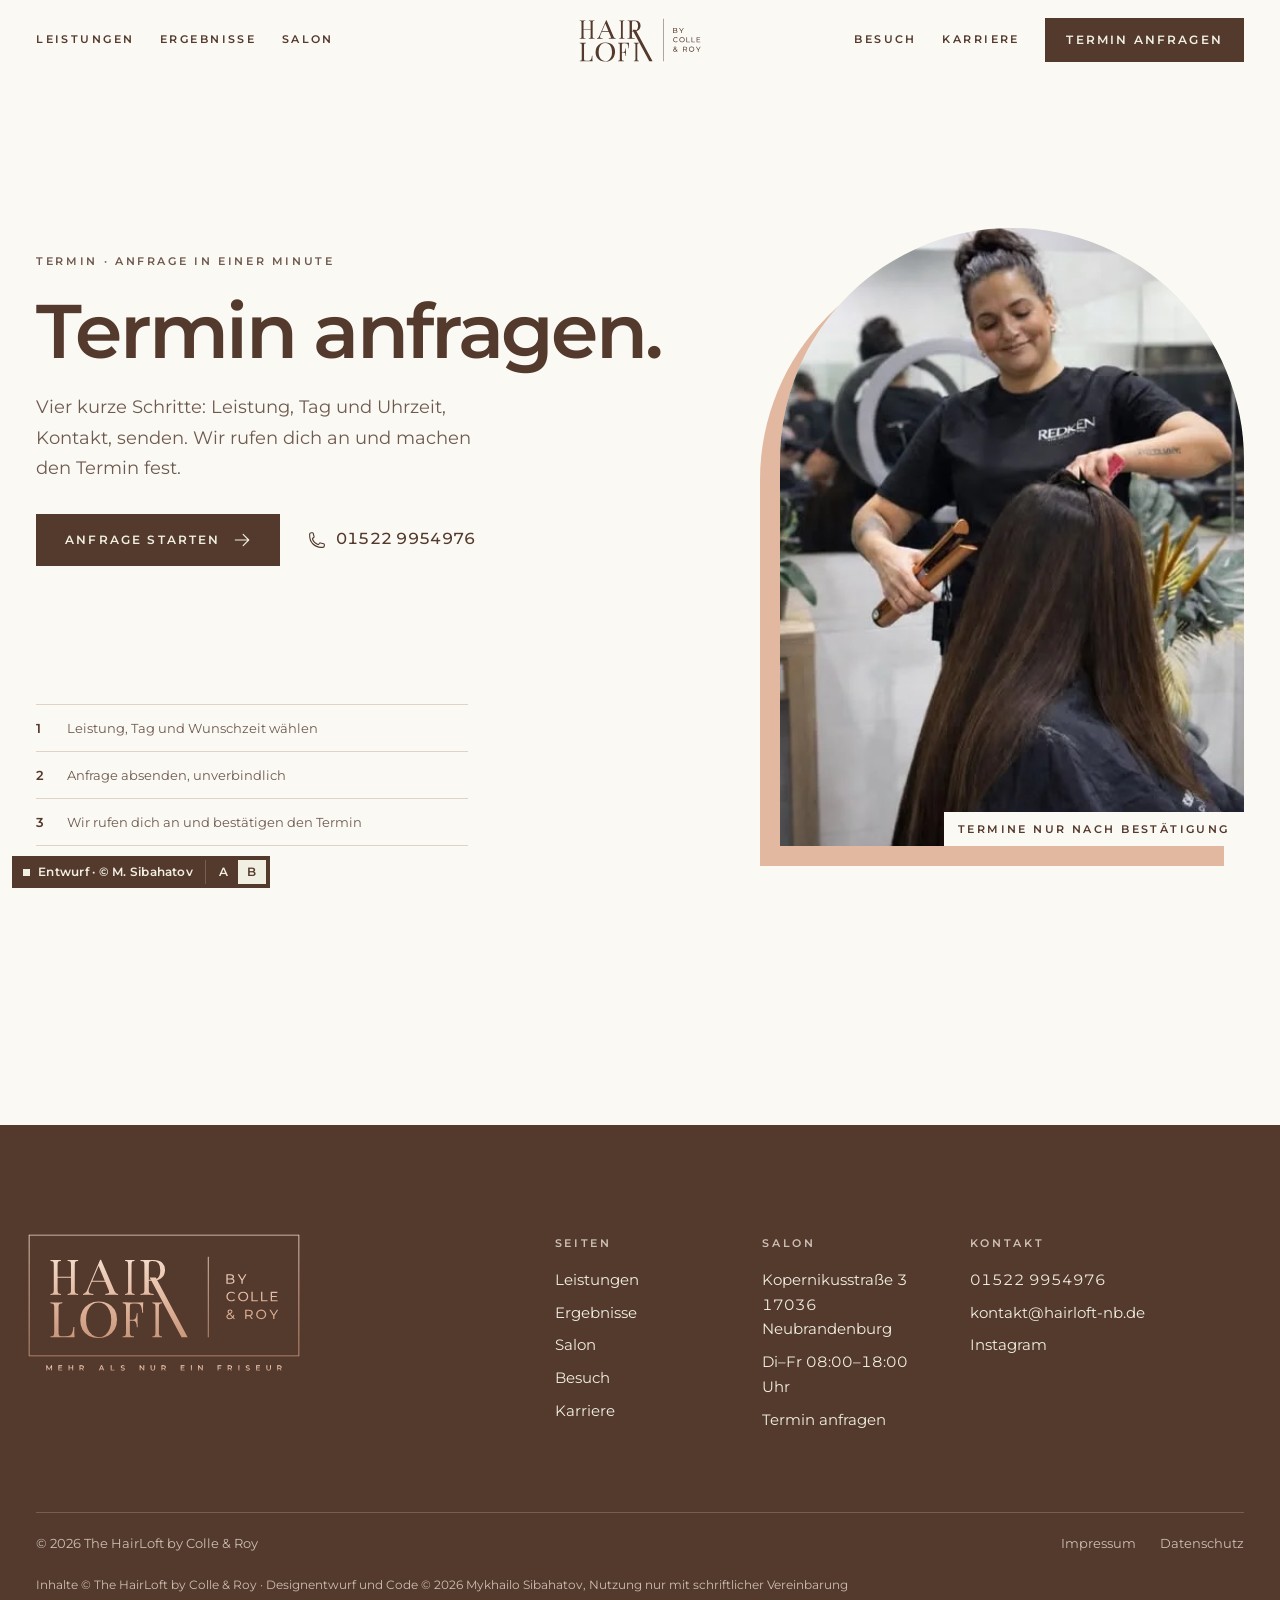
<file: v2/termin.html>
<!doctype html>
<!--
  Designentwurf B „The HairLoft by Colle & Roy“, Neubrandenburg
  Gestaltung und Code © 2026 Mykhailo Sibahatov. Alle Rechte vorbehalten.
  Nur zur Ansicht. Kopieren, Veröffentlichen oder Weiterverwenden ohne schriftliche
  Vereinbarung ist nicht gestattet. Siehe LICENSE.
-->
<html lang="de">
<head>
<meta charset="utf-8">
<meta name="viewport" content="width=device-width, initial-scale=1, viewport-fit=cover">
<script>(function(d){d.className+=' js';d.style.setProperty('--screen',innerHeight+'px');setTimeout(function(){if(!window.HL2)d.classList.add('rv-fallback')},2500)})(document.documentElement);</script>
<title>Termin anfragen · The HairLoft by Colle &amp; Roy</title>
<meta name="description" content="Termin im HairLoft Neubrandenburg anfragen: Leistung, Wunschtag und Uhrzeit wählen. Wir bestätigen deinen Termin telefonisch.">
<meta name="robots" content="noindex">
<meta name="copyright" content="Designentwurf und Code © 2026 Mykhailo Sibahatov. Alle Rechte vorbehalten.">
<meta name="theme-color" content="#faf9f4">
<link rel="canonical" href="https://www.hairloft-nb.de/">
<link rel="icon" href="../assets/favicon.svg" type="image/svg+xml">
<link rel="preload" href="fonts/montserrat-vf.woff2" as="font" type="font/woff2" crossorigin>
<link rel="stylesheet" href="css/v2.css?v=3">
</head>
<body class="tail">
<a class="skip" href="#main">Zum Inhalt springen</a>
<!-- partial:sprite --><svg class="sprite" aria-hidden="true" focusable="false"><symbol id="i-phone" viewBox="0 0 24 24"><path d="M2.25 6.75c0 8.284 6.716 15 15 15h2.25a2.25 2.25 0 0 0 2.25-2.25v-1.372c0-.516-.351-.966-.852-1.091l-4.423-1.106c-.44-.11-.902.055-1.173.417l-.97 1.293c-.282.376-.769.542-1.21.38a12.035 12.035 0 0 1-7.143-7.143c-.162-.441.004-.928.38-1.21l1.293-.97c.363-.271.527-.734.417-1.173L6.963 3.102a1.125 1.125 0 0 0-1.091-.852H4.5A2.25 2.25 0 0 0 2.25 4.5v2.25Z"/></symbol><symbol id="i-paper-clip" viewBox="0 0 24 24"><path d="m18.375 12.739-7.693 7.693a4.5 4.5 0 0 1-6.364-6.364l10.94-10.94A3 3 0 1 1 19.5 7.372L8.552 18.32m.009-.01-.01.01m5.699-9.941-7.81 7.81a1.5 1.5 0 0 0 2.112 2.13"/></symbol><symbol id="i-document-text" viewBox="0 0 24 24"><path d="M19.5 14.25v-2.625a3.375 3.375 0 0 0-3.375-3.375h-1.5A1.125 1.125 0 0 1 13.5 7.125v-1.5a3.375 3.375 0 0 0-3.375-3.375H8.25m0 12.75h7.5m-7.5 3H12M10.5 2.25H5.625c-.621 0-1.125.504-1.125 1.125v17.25c0 .621.504 1.125 1.125 1.125h12.75c.621 0 1.125-.504 1.125-1.125V11.25a9 9 0 0 0-9-9Z"/></symbol><symbol id="i-arrow-right" viewBox="0 0 24 24"><path d="M13.5 4.5 21 12m0 0-7.5 7.5M21 12H3"/></symbol><symbol id="i-arrow-left" viewBox="0 0 24 24"><path d="M10.5 19.5 3 12m0 0 7.5-7.5M3 12h18"/></symbol><symbol id="i-arrow-up-right" viewBox="0 0 24 24"><path d="m4.5 19.5 15-15m0 0H8.25m11.25 0v11.25"/></symbol><symbol id="i-arrow-long-right" viewBox="0 0 24 24"><path d="M17.25 8.25 21 12m0 0-3.75 3.75M21 12H3"/></symbol><symbol id="i-map-pin" viewBox="0 0 24 24"><path d="M15 10.5a3 3 0 1 1-6 0 3 3 0 0 1 6 0Z"/><path d="M19.5 10.5c0 7.142-7.5 11.25-7.5 11.25S4.5 17.642 4.5 10.5a7.5 7.5 0 1 1 15 0Z"/></symbol><symbol id="i-clock" viewBox="0 0 24 24"><path d="M12 6v6h4.5m4.5 0a9 9 0 1 1-18 0 9 9 0 0 1 18 0Z"/></symbol><symbol id="i-check" viewBox="0 0 24 24"><path d="m4.5 12.75 6 6 9-13.5"/></symbol><symbol id="i-x-mark" viewBox="0 0 24 24"><path d="M6 18 18 6M6 6l12 12"/></symbol><symbol id="i-chevron-left" viewBox="0 0 24 24"><path d="M15.75 19.5 8.25 12l7.5-7.5"/></symbol><symbol id="i-chevron-right" viewBox="0 0 24 24"><path d="m8.25 4.5 7.5 7.5-7.5 7.5"/></symbol><symbol id="i-calendar-days" viewBox="0 0 24 24"><path d="M6.75 3v2.25M17.25 3v2.25M3 18.75V7.5a2.25 2.25 0 0 1 2.25-2.25h13.5A2.25 2.25 0 0 1 21 7.5v11.25m-18 0A2.25 2.25 0 0 0 5.25 21h13.5A2.25 2.25 0 0 0 21 18.75m-18 0v-7.5A2.25 2.25 0 0 1 5.25 9h13.5A2.25 2.25 0 0 1 21 11.25v7.5m-9-6h.008v.008H12v-.008ZM12 15h.008v.008H12V15Zm0 2.25h.008v.008H12v-.008ZM9.75 15h.008v.008H9.75V15Zm0 2.25h.008v.008H9.75v-.008ZM7.5 15h.008v.008H7.5V15Zm0 2.25h.008v.008H7.5v-.008Zm6.75-4.5h.008v.008h-.008v-.008Zm0 2.25h.008v.008h-.008V15Zm0 2.25h.008v.008h-.008v-.008Zm2.25-4.5h.008v.008H16.5v-.008Zm0 2.25h.008v.008H16.5V15Z"/></symbol><symbol id="i-envelope" viewBox="0 0 24 24"><path d="M21.75 6.75v10.5a2.25 2.25 0 0 1-2.25 2.25h-15a2.25 2.25 0 0 1-2.25-2.25V6.75m19.5 0A2.25 2.25 0 0 0 19.5 4.5h-15a2.25 2.25 0 0 0-2.25 2.25m19.5 0v.243a2.25 2.25 0 0 1-1.07 1.916l-7.5 4.615a2.25 2.25 0 0 1-2.36 0L3.32 8.91a2.25 2.25 0 0 1-1.07-1.916V6.75"/></symbol><symbol id="i-sparkles" viewBox="0 0 24 24"><path d="M9.813 15.904 9 18.75l-.813-2.846a4.5 4.5 0 0 0-3.09-3.09L2.25 12l2.846-.813a4.5 4.5 0 0 0 3.09-3.09L9 5.25l.813 2.846a4.5 4.5 0 0 0 3.09 3.09L15.75 12l-2.846.813a4.5 4.5 0 0 0-3.09 3.09ZM18.259 8.715 18 9.75l-.259-1.035a3.375 3.375 0 0 0-2.455-2.456L14.25 6l1.036-.259a3.375 3.375 0 0 0 2.455-2.456L18 2.25l.259 1.035a3.375 3.375 0 0 0 2.456 2.456L21.75 6l-1.035.259a3.375 3.375 0 0 0-2.456 2.456ZM16.894 20.567 16.5 21.75l-.394-1.183a2.25 2.25 0 0 0-1.423-1.423L13.5 18.75l1.183-.394a2.25 2.25 0 0 0 1.423-1.423l.394-1.183.394 1.183a2.25 2.25 0 0 0 1.423 1.423l1.183.394-1.183.394a2.25 2.25 0 0 0-1.423 1.423Z"/></symbol><symbol id="i-heart" viewBox="0 0 24 24"><path d="M21 8.25c0-2.485-2.099-4.5-4.688-4.5-1.935 0-3.597 1.126-4.312 2.733-.715-1.607-2.377-2.733-4.313-2.733C5.1 3.75 3 5.765 3 8.25c0 7.22 9 12 9 12s9-4.78 9-12Z"/></symbol><symbol id="i-academic-cap" viewBox="0 0 24 24"><path d="M4.26 10.147a60.438 60.438 0 0 0-.491 6.347A48.62 48.62 0 0 1 12 20.904a48.62 48.62 0 0 1 8.232-4.41 60.46 60.46 0 0 0-.491-6.347m-15.482 0a50.636 50.636 0 0 0-2.658-.813A59.906 59.906 0 0 1 12 3.493a59.903 59.903 0 0 1 10.399 5.84c-.896.248-1.783.52-2.658.814m-15.482 0A50.717 50.717 0 0 1 12 13.489a50.702 50.702 0 0 1 7.74-3.342M6.75 15a.75.75 0 1 0 0-1.5.75.75 0 0 0 0 1.5Zm0 0v-3.675A55.378 55.378 0 0 1 12 8.443m-7.007 11.55A5.981 5.981 0 0 0 6.75 15.75v-1.5"/></symbol><symbol id="i-banknotes" viewBox="0 0 24 24"><path d="M2.25 18.75a60.07 60.07 0 0 1 15.797 2.101c.727.198 1.453-.342 1.453-1.096V18.75M3.75 4.5v.75A.75.75 0 0 1 3 6h-.75m0 0v-.375c0-.621.504-1.125 1.125-1.125H20.25M2.25 6v9m18-10.5v.75c0 .414.336.75.75.75h.75m-1.5-1.5h.375c.621 0 1.125.504 1.125 1.125v9.75c0 .621-.504 1.125-1.125 1.125h-.375m1.5-1.5H21a.75.75 0 0 0-.75.75v.75m0 0H3.75m0 0h-.375a1.125 1.125 0 0 1-1.125-1.125V15m1.5 1.5v-.75A.75.75 0 0 0 3 15h-.75M15 10.5a3 3 0 1 1-6 0 3 3 0 0 1 6 0Zm3 0h.008v.008H18V10.5Zm-12 0h.008v.008H6V10.5Z"/></symbol><symbol id="i-user-group" viewBox="0 0 24 24"><path d="M18 18.72a9.094 9.094 0 0 0 3.741-.479 3 3 0 0 0-4.682-2.72m.94 3.198.001.031c0 .225-.012.447-.037.666A11.944 11.944 0 0 1 12 21c-2.17 0-4.207-.576-5.963-1.584A6.062 6.062 0 0 1 6 18.719m12 0a5.971 5.971 0 0 0-.941-3.197m0 0A5.995 5.995 0 0 0 12 12.75a5.995 5.995 0 0 0-5.058 2.772m0 0a3 3 0 0 0-4.681 2.72 8.986 8.986 0 0 0 3.74.477m.94-3.197a5.971 5.971 0 0 0-.94 3.197M15 6.75a3 3 0 1 1-6 0 3 3 0 0 1 6 0Zm6 3a2.25 2.25 0 1 1-4.5 0 2.25 2.25 0 0 1 4.5 0Zm-13.5 0a2.25 2.25 0 1 1-4.5 0 2.25 2.25 0 0 1 4.5 0Z"/></symbol><symbol id="i-arrow-path" viewBox="0 0 24 24"><path d="M16.023 9.348h4.992v-.001M2.985 19.644v-4.992m0 0h4.992m-4.993 0 3.181 3.183a8.25 8.25 0 0 0 13.803-3.7M4.031 9.865a8.25 8.25 0 0 1 13.803-3.7l3.181 3.182m0-4.991v4.99"/></symbol><symbol id="i-scissors" viewBox="0 0 24 24"><path d="m7.848 8.25 1.536.887M7.848 8.25a3 3 0 1 1-5.196-3 3 3 0 0 1 5.196 3Zm1.536.887a2.165 2.165 0 0 1 1.083 1.839c.005.351.054.695.14 1.024M9.384 9.137l2.077 1.199M7.848 15.75l1.536-.887m-1.536.887a3 3 0 1 1-5.196 3 3 3 0 0 1 5.196-3Zm1.536-.887a2.165 2.165 0 0 0 1.083-1.838c.005-.352.054-.695.14-1.025m-1.223 2.863 2.077-1.199m0-3.328a4.323 4.323 0 0 1 2.068-1.379l5.325-1.628a4.5 4.5 0 0 1 2.48-.044l.803.215-7.794 4.5m-2.882-1.664A4.33 4.33 0 0 0 10.607 12m3.736 0 7.794 4.5-.802.215a4.5 4.5 0 0 1-2.48-.043l-5.326-1.629a4.324 4.324 0 0 1-2.068-1.379M14.343 12l-2.882 1.664"/></symbol><symbol id="i-sun" viewBox="0 0 24 24"><path d="M12 3v2.25m6.364.386-1.591 1.591M21 12h-2.25m-.386 6.364-1.591-1.591M12 18.75V21m-4.773-4.227-1.591 1.591M5.25 12H3m4.227-4.773L5.636 5.636M15.75 12a3.75 3.75 0 1 1-7.5 0 3.75 3.75 0 0 1 7.5 0Z"/></symbol><symbol id="i-check-badge" viewBox="0 0 24 24"><path d="M9 12.75 11.25 15 15 9.75M21 12c0 1.268-.63 2.39-1.593 3.068a3.745 3.745 0 0 1-1.043 3.296 3.745 3.745 0 0 1-3.296 1.043A3.745 3.745 0 0 1 12 21c-1.268 0-2.39-.63-3.068-1.593a3.746 3.746 0 0 1-3.296-1.043 3.745 3.745 0 0 1-1.043-3.296A3.745 3.745 0 0 1 3 12c0-1.268.63-2.39 1.593-3.068a3.745 3.745 0 0 1 1.043-3.296 3.746 3.746 0 0 1 3.296-1.043A3.746 3.746 0 0 1 12 3c1.268 0 2.39.63 3.068 1.593a3.746 3.746 0 0 1 3.296 1.043 3.746 3.746 0 0 1 1.043 3.296A3.745 3.745 0 0 1 21 12Z"/></symbol><symbol id="i-globe-europe-africa" viewBox="0 0 24 24"><path d="m20.893 13.393-1.135-1.135a2.252 2.252 0 0 1-.421-.585l-1.08-2.16a.414.414 0 0 0-.663-.107.827.827 0 0 1-.812.21l-1.273-.363a.89.89 0 0 0-.738 1.595l.587.39c.59.395.674 1.23.172 1.732l-.2.2c-.212.212-.33.498-.33.796v.41c0 .409-.11.809-.32 1.158l-1.315 2.191a2.11 2.11 0 0 1-1.81 1.025 1.055 1.055 0 0 1-1.055-1.055v-1.172c0-.92-.56-1.747-1.414-2.089l-.655-.261a2.25 2.25 0 0 1-1.383-2.46l.007-.042a2.25 2.25 0 0 1 .29-.787l.09-.15a2.25 2.25 0 0 1 2.37-1.048l1.178.236a1.125 1.125 0 0 0 1.302-.795l.208-.73a1.125 1.125 0 0 0-.578-1.315l-.665-.332-.091.091a2.25 2.25 0 0 1-1.591.659h-.18c-.249 0-.487.1-.662.274a.931.931 0 0 1-1.458-1.137l1.411-2.353a2.25 2.25 0 0 0 .286-.76m11.928 9.869A9 9 0 0 0 8.965 3.525m11.928 9.868A9 9 0 1 1 8.965 3.525"/></symbol><symbol id="i-chat-bubble-left-right" viewBox="0 0 24 24"><path d="M20.25 8.511c.884.284 1.5 1.128 1.5 2.097v4.286c0 1.136-.847 2.1-1.98 2.193-.34.027-.68.052-1.02.072v3.091l-3-3c-1.354 0-2.694-.055-4.02-.163a2.115 2.115 0 0 1-.825-.242m9.345-8.334a2.126 2.126 0 0 0-.476-.095 48.64 48.64 0 0 0-8.048 0c-1.131.094-1.976 1.057-1.976 2.192v4.286c0 .837.46 1.58 1.155 1.951m9.345-8.334V6.637c0-1.621-1.152-3.026-2.76-3.235A48.455 48.455 0 0 0 11.25 3c-2.115 0-4.198.137-6.24.402-1.608.209-2.76 1.614-2.76 3.235v6.226c0 1.621 1.152 3.026 2.76 3.235.577.075 1.157.14 1.74.194V21l4.155-4.155"/></symbol><symbol id="i-camera" viewBox="0 0 24 24"><path d="M6.827 6.175A2.31 2.31 0 0 1 5.186 7.23c-.38.054-.757.112-1.134.175C2.999 7.58 2.25 8.507 2.25 9.574V18a2.25 2.25 0 0 0 2.25 2.25h15A2.25 2.25 0 0 0 21.75 18V9.574c0-1.067-.75-1.994-1.802-2.169a47.865 47.865 0 0 0-1.134-.175 2.31 2.31 0 0 1-1.64-1.055l-.822-1.316a2.192 2.192 0 0 0-1.736-1.039 48.774 48.774 0 0 0-5.232 0 2.192 2.192 0 0 0-1.736 1.039l-.821 1.316Z"/><path d="M16.5 12.75a4.5 4.5 0 1 1-9 0 4.5 4.5 0 0 1 9 0ZM18.75 10.5h.008v.008h-.008V10.5Z"/></symbol><symbol id="i-star-solid" viewBox="0 0 24 24"><path fill-rule="evenodd" d="M10.788 3.21c.448-1.077 1.976-1.077 2.424 0l2.082 5.006 5.404.434c1.164.093 1.636 1.545.749 2.305l-4.117 3.527 1.257 5.273c.271 1.136-.964 2.033-1.96 1.425L12 18.354 7.373 21.18c-.996.608-2.231-.29-1.96-1.425l1.257-5.273-4.117-3.527c-.887-.76-.415-2.212.749-2.305l5.404-.434 2.082-5.005Z" clip-rule="evenodd"/></symbol></svg><!-- /partial:sprite -->

<!-- partial:header -->
<header class="hdr" id="top">
  <nav class="wrap hdr__bar" aria-label="Hauptnavigation">
    <a class="hdr__logo" href="index.html" aria-label="The HairLoft by Colle &amp; Roy, zur Startseite"><img src="../assets/logo-ink.svg" alt="" width="121" height="44"></a>
    <div class="hdr__l">
      <a class="nav__link" href="index.html#leistungen"><span class="roll" data-roll>Leistungen</span></a>
      <a class="nav__link" href="index.html#ergebnisse"><span class="roll" data-roll>Ergebnisse</span></a>
      <a class="nav__link" href="index.html#salon"><span class="roll" data-roll>Salon</span></a>
    </div>
    <div class="hdr__r">
      <a class="nav__link" href="index.html#besuch"><span class="roll" data-roll>Besuch</span></a>
      <a class="nav__link" href="karriere.html"><span class="roll" data-roll>Karriere</span></a>
      <a class="btn btn--sm" href="termin.html" data-modal="book"><span>Termin anfragen</span></a>
    </div>
    <button class="nav__toggle" type="button" aria-expanded="false" aria-controls="menu" aria-label="Menü öffnen" data-desktop="(min-width: 62.5rem)"><span></span><span></span></button>
  </nav>
  <div class="menu" id="menu">
    <div class="menu__panel">
      <div class="menu__list">
        <a class="menu__row" href="index.html#leistungen"><span>Leistungen</span><svg class="i"><use href="#i-arrow-right"/></svg></a>
        <a class="menu__row" href="index.html#ergebnisse"><span>Ergebnisse</span><svg class="i"><use href="#i-arrow-right"/></svg></a>
        <a class="menu__row" href="index.html#salon"><span>Salon</span><svg class="i"><use href="#i-arrow-right"/></svg></a>
        <a class="menu__row" href="index.html#besuch"><span>Besuch</span><svg class="i"><use href="#i-arrow-right"/></svg></a>
        <a class="menu__row" href="karriere.html"><span>Karriere</span><svg class="i"><use href="#i-arrow-right"/></svg></a>
      </div>
      <p class="menu__status" data-status><span class="dot" aria-hidden="true"></span><span><span data-status-short>Di–Fr</span> <span data-status-rest>08–18 Uhr</span></span></p>
      <div class="menu__foot">
        <a class="btn" href="termin.html" data-modal="book"><svg class="i"><use href="#i-calendar-days"/></svg><span>Termin</span></a>
        <a class="btn btn--line" href="tel:+4915229954976"><svg class="i"><use href="#i-phone"/></svg><span>Anrufen</span></a>
      </div>
    </div>
  </div>
</header>
<a class="fab" href="termin.html" data-modal="book" aria-label="Termin anfragen"><svg class="i" aria-hidden="true"><use href="#i-calendar-days"/></svg></a>
<!-- /partial:header -->

<main id="main">

  <!-- Hero: the request in one screen -->
  <section class="hero" aria-labelledby="hero-title">
    <div class="wrap hero__in">
      <div class="hero__text">
        <p class="eyebrow rv">Termin · Anfrage in einer Minute</p>
        <h1 id="hero-title" class="rv-lines" data-split>Termin anfragen.</h1>
        <p class="lead rv" style="--i:2">Vier kurze Schritte: Leistung, Tag und Uhrzeit, Kontakt, senden. Wir rufen dich an und machen den Termin fest.</p>
        <div class="actions rv" style="--i:3">
          <a class="btn" href="termin.html" data-modal="book"><span>Anfrage starten</span><svg class="i i--go"><use href="#i-arrow-right"/></svg></a>
          <a class="tel" href="tel:+4915229954976" aria-label="Anrufen: 01522 9954976"><svg class="i"><use href="#i-phone"/></svg><span>01522 9954976</span></a>
        </div>
      </div>
      <ol class="hero__facts rv" style="--i:4" aria-label="So läuft es">
        <li><span class="fact"><span class="fact__n">1</span><span>Leistung, Tag und Wunschzeit wählen</span></span></li>
        <li><span class="fact"><span class="fact__n">2</span><span>Anfrage absenden, unverbindlich</span></span></li>
        <li><span class="fact"><span class="fact__n">3</span><span>Wir rufen dich an und bestätigen den Termin</span></span></li>
      </ol>
      <figure class="hero__photo rv" style="--i:1">
        <div class="arch-set arch-set--rose">
          <div class="arch"><img src="../assets/img/stylistin-bei-der-arbeit.webp" alt="Stylistin glättet im HairLoft langes dunkles Haar" width="480" height="640" fetchpriority="high" style="object-position: 50% 22%" data-drift></div>
        </div>
        <figcaption class="hero__cap">Termine nur nach Bestätigung</figcaption>
      </figure>
    </div>
  </section>

</main>

<!-- partial:footer -->
<footer class="ftr">
  <div class="wrap ftr__in">
    <div class="ftr__brand">
      <img src="../assets/logo-framed.svg" alt="The HairLoft by Colle &amp; Roy. Mehr als nur ein Friseur." width="340" height="173" loading="lazy">
    </div>
    <nav class="ftr__col" aria-label="Seiten">
      <p class="ftr__k">Seiten</p>
      <ul class="ftr__list">
        <li><a href="index.html#leistungen">Leistungen</a></li>
        <li><a href="index.html#ergebnisse">Ergebnisse</a></li>
        <li><a href="index.html#salon">Salon</a></li>
        <li><a href="index.html#besuch">Besuch</a></li>
        <li><a href="karriere.html">Karriere</a></li>
      </ul>
    </nav>
    <div class="ftr__col">
      <p class="ftr__k">Salon</p>
      <ul class="ftr__list">
        <li class="num">Kopernikusstraße 3<br>17036 Neubrandenburg</li>
        <li class="num">Di–Fr 08:00–18:00 Uhr</li>
        <li><a href="termin.html" data-modal="book">Termin anfragen</a></li>
      </ul>
    </div>
    <div class="ftr__col ftr__col--w">
      <p class="ftr__k">Kontakt</p>
      <ul class="ftr__list">
        <li><a class="num" href="tel:+4915229954976">01522 9954976</a></li>
        <li><a href="mailto:kontakt@hairloft-nb.de">kontakt@hairloft-nb.de</a></li>
        <li><a href="https://www.instagram.com/the_hairloft_by_colle_roy_/" target="_blank" rel="noopener">Instagram</a></li>
      </ul>
    </div>
  </div>
  <div class="wrap ftr__base">
    <span>© 2026 The HairLoft by Colle &amp; Roy</span>
    <nav aria-label="Rechtliches"><a href="impressum.html">Impressum</a><a href="datenschutz.html">Datenschutz</a></nav>
  </div>
  <p class="wrap ftr__credit">Inhalte © The HairLoft by Colle &amp; Roy · Designentwurf und Code © 2026 Mykhailo Sibahatov, Nutzung nur mit schriftlicher Vereinbarung</p>
</footer>
<div class="draft-tag"><span class="draft-tag__dot" aria-hidden="true"></span><span>Entwurf · © M. Sibahatov</span><span class="sr-only">Designentwurf von Mykhailo Sibahatov, nicht zur Veröffentlichung freigegeben.</span><span class="draft-tag__ver"><a href="../termin.html" data-ver="../"><span class="sr-only">Entwurf </span>A</a><span aria-current="page"><span class="sr-only">Entwurf </span>B</span></span></div>
<!-- /partial:footer -->

<!-- partial:booking -->
<div class="overlay" id="book" aria-hidden="true">
  <form class="modal" id="booking" data-wizard role="dialog" aria-modal="true" aria-labelledby="book-title" action="https://api.web3forms.com/submit" method="POST">
    <input type="hidden" name="access_key" value="WEB3FORMS-KEY">
    <input type="hidden" name="subject" value="Terminanfrage über die Website">
    <input type="hidden" name="from_name" value="HairLoft Website">
    <input type="checkbox" name="botcheck" style="display:none" tabindex="-1" autocomplete="off">
    <input type="hidden" name="datum" value="">
    <input type="hidden" name="uhrzeit" value="">

    <div class="modal__bar">
      <p class="modal__name" id="book-title">Terminanfrage</p>
      <p class="modal__count" data-wz-count aria-live="polite">Schritt 1 von 4</p>
      <button class="modal__x" type="button" data-close aria-label="Schließen"><svg class="i"><use href="#i-x-mark"/></svg></button>
    </div>
    <ol class="prog" style="--n:4" aria-label="Fortschritt">
      <li><button type="button" data-wz-go="0"><span class="prog__no">1</span><svg class="i" aria-hidden="true"><use href="#i-check"/></svg><span class="prog__t">Leistung</span></button></li>
      <li><button type="button" data-wz-go="1"><span class="prog__no">2</span><svg class="i" aria-hidden="true"><use href="#i-check"/></svg><span class="prog__t">Termin</span></button></li>
      <li><button type="button" data-wz-go="2"><span class="prog__no">3</span><svg class="i" aria-hidden="true"><use href="#i-check"/></svg><span class="prog__t">Kontakt</span></button></li>
      <li><button type="button" data-wz-go="3"><span class="prog__no">4</span><svg class="i" aria-hidden="true"><use href="#i-check"/></svg><span class="prog__t">Senden</span></button></li>
    </ol>

    <div class="modal__body">
      <div class="step is-active" data-step data-group="leistung" role="group" aria-labelledby="bk-q1">
        <div class="step__q">
          <p class="label"><span class="no">01</span><span class="bar" aria-hidden="true"></span><span>Leistung</span></p>
          <h2 id="bk-q1" tabindex="-1">Was dürfen wir für dich tun?</h2>
          <p class="small">Unsicher? Wähle die Beratung, den Rest klären wir am Telefon.</p>
          <p class="err" role="alert">Bitte wähle eine Leistung.</p>
        </div>
        <div class="step__a">
          <div class="snap">
            <div class="seg seg--list" style="--n:2" role="radiogroup" aria-labelledby="bk-q1">
                <label><input type="radio" name="leistung" value="Balayage" data-slug="balayage"><span>Balayage</span></label>
                <label><input type="radio" name="leistung" value="Face Framing" data-slug="face-framing"><span>Face Framing</span></label>
                <label><input type="radio" name="leistung" value="Glossing" data-slug="glossing"><span>Glossing</span></label>
                <label><input type="radio" name="leistung" value="Foilyage" data-slug="foilyage"><span>Foilyage</span></label>
                <label><input type="radio" name="leistung" value="Highlights &amp; Lowlights" data-slug="highlights-lowlights"><span>Highlights &amp; Lowlights</span></label>
                <label><input type="radio" name="leistung" value="Kreative Farbveränderung" data-slug="farbveraenderung"><span>Farb&shy;veränderung</span></label>
                <label><input type="radio" name="leistung" value="Extensions &amp; Haarverdichtung" data-slug="extensions"><span>Extensions &amp; Haar&shy;verdichtung</span></label>
                <label><input type="radio" name="leistung" value="Schnitt &amp; Styling" data-slug="schnitt-styling"><span>Schnitt &amp; Styling</span></label>
                <label><input type="radio" name="leistung" value="Braut- &amp; Hochzeitsstyling" data-slug="brautstyling"><span>Braut- &amp; Hochzeits&shy;styling</span></label>
                <label><input type="radio" name="leistung" value="Beratung" data-slug="beratung"><span>Erst nur Beratung</span></label>
            </div>
          </div>
          <div class="field">
            <span class="field__label" id="bk-who">Bei wem?</span>
            <div class="snap">
              <div class="seg" style="--n:3" role="radiogroup" aria-labelledby="bk-who">
                <label><input type="radio" name="stylist" value="Colle" data-label="bei Colle"><span>Colle</span></label>
                <label><input type="radio" name="stylist" value="Roy" data-label="bei Roy"><span>Roy</span></label>
                <label><input type="radio" name="stylist" value="egal" data-label="bei Colle oder Roy" checked><span>Egal</span></label>
              </div>
            </div>
          </div>
        </div>
      </div>

      <div class="step step--when" data-step data-group="datum uhrzeit" role="group" aria-labelledby="bk-q2">
        <div class="step__q">
          <p class="label"><span class="no">02</span><span class="bar" aria-hidden="true"></span><span>Termin</span></p>
          <h2 id="bk-q2" tabindex="-1">Wann passt es dir?</h2>
          <p class="small">Wähle einen Tag, dann erscheinen daneben seine Uhrzeiten. Die Zeit ist ein Wunsch, wir bestätigen sie dir am Telefon.</p>
          <p class="err" role="alert">Bitte wähle einen Tag und eine Uhrzeit.</p>
        </div>
        <div class="step__a">
          <div class="snap">
            <div class="when">
              <div class="cal" data-cal role="group" aria-label="Tag"></div>
              <div class="slots" data-slots role="group" aria-label="Uhrzeit" aria-live="polite"></div>
            </div>
          </div>
          <p class="cal__legend"><span class="lg-today"><i></i>heute</span><span><i></i>geschlossen oder vorbei</span></p>
        </div>
      </div>

      <div class="step" data-step role="group" aria-labelledby="bk-q4">
        <div class="step__q">
          <p class="label"><span class="no">03</span><span class="bar" aria-hidden="true"></span><span>Kontakt</span></p>
          <h2 id="bk-q4" tabindex="-1">Wie erreichen wir dich?</h2>
          <p class="small">Wir rufen dich an und machen den Termin fest.</p>
        </div>
        <div class="step__a">
          <div class="snap"><div class="form-rows">
            <div class="field">
              <label for="bk-name">Name</label>
              <input class="input" id="bk-name" name="name" type="text" autocomplete="name" data-required>
              <span class="err">Bitte gib deinen Namen an.</span>
            </div>
            <div class="field">
              <label for="bk-phone">Telefon</label>
              <input class="input" id="bk-phone" name="telefon" type="tel" autocomplete="tel" inputmode="tel" data-required>
              <span class="err">Bitte gib eine gültige Telefonnummer an.</span>
            </div>
            <div class="field full">
              <label for="bk-mail">E-Mail <span class="opt-tag">(optional)</span></label>
              <input class="input" id="bk-mail" name="email" type="email" autocomplete="email">
              <span class="err">Bitte prüfe die E-Mail-Adresse.</span>
            </div>
            <div class="field full">
              <span class="field__label" id="bk-first">Warst du schon bei uns? <span class="opt-tag">(optional)</span></span>
              <div class="snap">
                <div class="seg" style="--n:2" role="radiogroup" aria-labelledby="bk-first">
                  <label><input type="radio" name="neukunde" value="War schon da"><span>Ja</span></label>
                  <label><input type="radio" name="neukunde" value="Erster Besuch"><span>Nein, erster Besuch</span></label>
                </div>
              </div>
            </div>
          </div></div>
        </div>
      </div>

      <div class="step" data-step role="group" aria-labelledby="bk-q5">
        <div class="step__q">
          <p class="label"><span class="no">04</span><span class="bar" aria-hidden="true"></span><span>Senden</span></p>
          <h2 id="bk-q5" tabindex="-1">Passt alles?</h2>
          <p class="small">Unverbindlich. Der Termin gilt erst, wenn wir ihn dir am Telefon bestätigt haben.</p>
        </div>
        <div class="step__a">
          <dl class="sum">
            <dt>Leistung</dt><dd><span data-sum="leistung" data-empty="–"></span>, <span data-sum="stylist"></span></dd>
            <dt>Termin</dt><dd><span data-sum="datum" data-empty="–"></span>, <span data-sum="uhrzeit" data-empty="–"></span></dd>
            <dt>Kontakt</dt><dd><span data-sum="name" data-empty="–"></span>, <span class="num" data-sum="telefon" data-empty="–"></span></dd>
          </dl>
          <div class="field">
            <label for="bk-note">Nachricht <span class="opt-tag">(optional)</span></label>
            <textarea class="input" id="bk-note" name="nachricht" rows="2" placeholder="Zum Beispiel deine aktuelle Haarfarbe oder ein Wunschlook"></textarea>
          </div>
          <label class="check">
            <input type="checkbox" name="einwilligung" value="ja" data-required>
            <span class="check__box"><svg class="i"><use href="#i-check"/></svg></span>
            <span>Ich bin einverstanden, dass meine Angaben zur Bearbeitung der Anfrage verwendet werden. Mehr in der <a href="datenschutz.html" target="_blank" rel="noopener">Datenschutzerklärung</a>.</span>
          </label>
        </div>
      </div>

      <div class="step step--done" data-wz-done>
        <div class="mark"><svg class="i"><use href="#i-check"/></svg></div>
        <h2 tabindex="-1">Anfrage gesendet.</h2>
        <p>Danke! Wir rufen dich an und bestätigen deinen Termin.</p>
        <p class="small" data-draft>Entwurf: Das Formular ist noch nicht angeschlossen, es wurde nichts versendet.</p>
      </div>
    </div>

    <p class="modal__sum is-blank" data-error="Nicht gesendet. Bitte ruf uns an: 01522 9954976" aria-live="polite">
      <strong>Deine Anfrage</strong>
      <span class="modal__hint">Deine Auswahl erscheint hier.</span>
      <span data-sum="leistung" class="is-empty"></span><span data-sum="stylist" data-with="leistung" class="is-empty"></span><span data-sum="datum" class="is-empty"></span><span data-sum="uhrzeit" class="is-empty"></span>
    </p>
    <div class="modal__foot">
      <button class="btn modal__back" type="button" data-wz-back><svg class="i"><use href="#i-arrow-left"/></svg><span>Zurück</span></button>
      <button class="btn modal__next" type="submit" data-wz-next data-send="Anfrage senden"><span>Weiter</span><svg class="i i--go"><use href="#i-arrow-right"/></svg></button>
    </div>
  </form>
</div>
<!-- /partial:booking -->

<script src="js/lenis.min.js?v=1" defer></script>
<script src="../js/main.js?v=17" defer></script>
<script src="../js/booking.js?v=17" defer></script>
<script src="js/v2.js?v=3" defer></script>
</body>
</html>
</file>
<file: css/styles.css>
/* The HairLoft by Colle & Roy
   Grid style: one page frame, every section is a 12-column grid of cells that share 1px lines.

   How the lines stay perfectly straight and solid at every width:
   1. Lines are borders (right + bottom of each cell, left rail on the frame). Browsers snap
      borders to whole device pixels, backgrounds and gaps they do not.
   2. The frame width is rounded down to a multiple of --unit, so all 12 columns (and the half
      columns of the header) are whole pixels wide.
   3. Fluid sizes (padding, type, line height) are rounded to whole pixels, so rows are too.
   All corners are square: the radius family of this site is 0.

   One column rhythm on every page: thirds (4 / 4 / 4 or 4 / 8). The rails at column 4 and 8 run from the
   hero to the footer; no band splits into halves or quarters.

   Colour: the accent (rose gold) never sits on Potting Soil (no accent text, labels, buttons or dots on brown;
   the logo is the only rose gold on brown), and two brown cells never touch. On brown the type is white or
   Cannoli Cream. */

/* ---------- Fonts (self-hosted, SIL OFL: fonts/OFL-*.txt) ---------- */
@font-face {
  font-family: "Bebas Neue";
  src: url("../fonts/bebas-neue.woff2") format("woff2");
  font-weight: 400;
  font-display: swap;
}
@font-face {
  font-family: "Haskoy";
  src: url("../fonts/haskoy-vf.woff2") format("woff2");
  font-weight: 100 800;
  font-display: swap;
}

/* ---------- Tokens ---------- */
:root {
  /* palette: Pantone 11-4302 TCX Cannoli Cream and 19-1218 TCX Potting Soil (client-side picks, 07.10.2026) plus
     the logo's rose gold as the one accent (14.10.2026: Winter Pear dropped, only the small "open now" dot is still green; plum dropped on
     08.10.2026). Rule: one accent only, solid, never tinted or faded: --rose and --blush are the same value. */
  --paper: #faf9f4;      /* page ground: clearer than Cannoli Cream, which is kept as the wash below */
  --linen: #f0efe2;      /* Cannoli Cream (washes, hovers, disabled) */
  --sand: #f0efe2;
  --blush: #e2b8a0;      /* the one accent, solid (no tints) */
  --rose: #e2b8a0;       /* rose gold: the middle stop of the logo's gradient */
  --ink: #54392d;        /* Potting Soil */
  --ink-2: #6f5a4f;
  --ink-3: #78675d;
  --line: #54392d;
  --ok: #2e7d4f;
  --err: #b3261e;

  --f-display: "Bebas Neue", "Haskoy", system-ui, sans-serif;
  --f-body: "Haskoy", system-ui, -apple-system, "Segoe UI", sans-serif;

  --unit: 24px;        /* the frame snaps to multiples of this: 12 columns and their halves are whole px */
  --frame: 90rem;
  --nav-h: 4.5rem;
  --ctl-h: 3.25rem;    /* one height for every control */
  --lh: 1.6;

  /* one fluid spacing system; breakpoints change layout, never these values */
  --rail: clamp(0.5rem, -1rem + 5vw, 3rem);           /* page margin outside the frame */
  --pad: clamp(1rem, 0.7rem + 1.2vw, 1.75rem);         /* cell padding */
  --pad-lg: clamp(1.25rem, 0.4rem + 3.2vw, 3.5rem);    /* padding of big text cells */
  --head-y: clamp(3.25rem, 1.5rem + 8vw, 9.5rem);      /* vertical breathing of section heads */
  --gap: clamp(0.875rem, 0.7rem + 0.7vw, 1.375rem);    /* gap between blocks inside a cell */

  --t-h1: clamp(3.25rem, 1.5rem + 7.2vw, 8rem);
  --t-h2: clamp(2.375rem, 1.6rem + 3.2vw, 4.5rem);
  --t-h3: clamp(1.3125rem, 1.1rem + 0.8vw, 1.75rem);
  --t-stat: clamp(2.75rem, 1.8rem + 3.6vw, 5.25rem);
  --t-stat-sm: clamp(1.375rem, 0.9rem + 2.2vw, 2.5rem);
  --t-big: clamp(1.625rem, 1.2rem + 1.7vw, 2.5rem);
  --t-third: clamp(1.5rem, 0.6rem + 2vw, 2.25rem);   /* display type inside one third of the frame (stage title, phone number) */
  --t-lead: clamp(1rem, 0.96rem + 0.2vw, 1.125rem);
  --t-small: 0.875rem;
  --t-label: 0.75rem;

}
/* whole pixels everywhere (see the note at the top) */
@supports (width: round(down, 10px, 1px)) {
  :root {
    --pad: round(clamp(1rem, 0.7rem + 1.2vw, 1.75rem), 1px);
    --pad-lg: round(clamp(1.25rem, 0.4rem + 3.2vw, 3.5rem), 1px);
    --head-y: round(clamp(3.25rem, 1.5rem + 8vw, 9.5rem), 1px);
    --gap: round(clamp(0.875rem, 0.7rem + 0.7vw, 1.375rem), 1px);
    --t-h1: round(clamp(3.25rem, 1.5rem + 7.2vw, 8rem), 6px);
    --t-h2: round(clamp(2.375rem, 1.6rem + 3.2vw, 4.5rem), 6px);
    --t-h3: round(clamp(1.3125rem, 1.1rem + 0.8vw, 1.75rem), 3px);
    --t-stat: round(clamp(2.75rem, 1.8rem + 3.6vw, 5.25rem), 6px);
    --t-stat-sm: round(clamp(1.375rem, 0.9rem + 2.2vw, 2.5rem), 3px);
    --t-big: round(clamp(1.625rem, 1.2rem + 1.7vw, 2.5rem), 3px);
    --t-third: round(clamp(1.5rem, 0.6rem + 2vw, 2.25rem), 3px);
    --t-lead: round(clamp(1rem, 0.96rem + 0.2vw, 1.125rem), 1px);
  }
}

/* ---------- Base ---------- */
*, *::before, *::after { box-sizing: border-box; line-height: var(--lh); }
@supports (width: round(down, 10px, 1px)) {
  *, *::before, *::after { line-height: round(up, calc(var(--lh) * 1em), 1px); }
}
html { -webkit-text-size-adjust: 100%; text-size-adjust: 100%; scroll-padding-top: var(--nav-h); }
body {
  margin: 0;
  background: var(--paper);
  color: var(--ink);
  font-family: var(--f-body);
  font-size: 1rem;
  -webkit-font-smoothing: antialiased;
  overflow-wrap: break-word;
}
h1, h2, h3, p, figure, dl, dd, ul, ol, blockquote, address { margin: 0; }
ul, ol { padding: 0; list-style: none; }
address { font-style: normal; }
img { display: block; max-width: 100%; }
a { color: inherit; text-decoration: none; }
button, input, textarea { font: inherit; color: inherit; }
button { background: none; border: 0; padding: 0; cursor: pointer; border-radius: 0; }
fieldset { border: 0; margin: 0; padding: 0; min-inline-size: 0; }
:focus-visible { outline: 2px solid var(--ink); outline-offset: 2px; }
::selection { background: var(--rose); color: var(--ink); }

.sprite { position: absolute; width: 0; height: 0; overflow: hidden; }
.sr-only {
  position: absolute; width: 1px; height: 1px; margin: -1px; padding: 0;
  overflow: hidden; clip: rect(0 0 0 0); white-space: nowrap; border: 0;
}
.skip { position: absolute; left: 0.5rem; top: -4rem; z-index: 100; background: var(--ink); color: #fff; padding: 0.75rem 1rem; }
.skip:focus { top: 0.5rem; }
.i { display: block; width: 1.25rem; height: 1.25rem; flex: none; fill: none; stroke: currentColor; stroke-width: 1.5; stroke-linecap: round; stroke-linejoin: round; }
.i--solid { fill: currentColor; stroke: none; }
.i--sm { width: 1rem; height: 1rem; }
.i--lg { width: 1.75rem; height: 1.75rem; }
.stack { display: flex; flex-direction: column; gap: var(--gap); }
.stack--tight { gap: 0.5rem; }

/* ---------- Type ---------- */
h1, h2, h3, .display {
  font-family: var(--f-display);
  font-weight: 400;
  font-synthesis: none;
  letter-spacing: 0.02em;
  text-wrap: balance;
}
h1 { font-size: var(--t-h1); --lh: 0.9; }
h2 { font-size: var(--t-h2); --lh: 0.9; }
h3 { font-size: var(--t-h3); --lh: 1; }
.lead { font-size: var(--t-lead); color: var(--ink-2); max-width: 31rem; }
.small { font-size: var(--t-small); color: var(--ink-2); }
.label {
  display: flex; flex-wrap: wrap; align-items: center; gap: 0.5rem 0.75rem;
  font-size: var(--t-label); font-weight: 500; --lh: 1.34;
  letter-spacing: 0.14em; text-transform: uppercase; color: var(--ink-2);
}
.label .no { color: var(--ink-3); font-variant-numeric: tabular-nums; }
.label .bar { width: 1.5rem; height: 1px; background: currentColor; }
.label:has(> .bar:only-child) { height: 1rem; }
/* accent words: a solid block as tall as the type, one per wrapped line */
.hl {
  background: linear-gradient(var(--blush), var(--blush)) 0 56% / 100% 0.84em no-repeat;
  -webkit-box-decoration-break: clone; box-decoration-break: clone;
  padding-inline: 0.1em; margin-inline: -0.1em;
}
.link {
  display: inline-flex; align-items: center; gap: 0.5rem; font-weight: 500;
  border-bottom: 1px solid var(--line); padding-bottom: 0.125rem; transition: color 0.2s, border-color 0.2s;
}
.link .i { width: 1rem; height: 1rem; transition: transform 0.2s; }
.link:hover { color: var(--ink-3); border-color: var(--ink-3); }
.link:hover .i { transform: translateX(0.1875rem); }
.num { font-variant-numeric: tabular-nums; }

/* ---------- Frame, bands, grid ---------- */
.band { border-bottom: 1px solid var(--line); }
.frame {
  position: relative;
  width: min(100% - 2 * var(--rail), var(--frame));
  margin-inline: auto;
  margin-bottom: -1px;                 /* the cells' bottom line lies on the band's full-bleed line */
  border-left: 1px solid var(--line);  /* left rail; the right rail is the last cells' border */
}
@supports (width: round(down, 10px, 1px)) {
  .frame {
    --w: round(down, min(100% - 2 * var(--rail), var(--frame)), var(--unit));
    width: calc(var(--w) + 1px);
    margin-left: round(down, calc((100% - var(--w) - 1px) / 2), 1px);
    margin-right: 0;
  }
}
/* node marks where the rails cross a horizontal line */
.band > .frame::before, .band > .frame::after {
  content: ""; position: absolute; bottom: -2px; width: 5px; height: 5px; background: var(--ink); z-index: 3; pointer-events: none;
}
.band > .frame::before { left: -3px; }
.band > .frame::after { right: -2px; }

.grid { display: grid; grid-template-columns: repeat(12, minmax(0, 1fr)); }
.cell {
  position: relative;
  display: flex; flex-direction: column; gap: var(--gap);
  min-width: 0;
  padding: var(--pad) var(--pad-lg);   /* one text inset for every cell: type lines up down the page */
  background: var(--paper);
  border-right: 1px solid var(--line);
  border-bottom: 1px solid var(--line);
}
.cell--linen { background: var(--linen); }
.cell--blush { background: var(--blush); }
.cell--ink { background: var(--ink); color: #fff; }
.cell--ink .label, .cell--ink .small, .cell--ink .lead { color: var(--linen); }
.cell--lg { padding: var(--pad-lg); }
.cell--head { padding: var(--head-y) var(--pad-lg); }
.cell--center { justify-content: center; }
.cell--between { justify-content: space-between; }
.cell > .push { margin-top: auto; }

.c-12 { grid-column: span 12; } .c-9 { grid-column: span 9; } .c-8 { grid-column: span 8; }
.c-7 { grid-column: span 7; } .c-6 { grid-column: span 6; } .c-5 { grid-column: span 5; }
.c-4 { grid-column: span 4; } .c-3 { grid-column: span 3; } .c-2 { grid-column: span 2; }
/* a column of cells inside one grid track. Rows are never spanned: split extra height would land on
   half pixels. The last cell takes what is left. */
.col { display: flex; flex-direction: column; min-width: 0; }
.col > .cell { flex: none; }
.col > .cell:last-child { flex: 1 1 auto; }

/* linked cells: plain tint, the arrow nudges */
a.cell { transition: background-color 0.2s; }
@media (hover: hover) {
  a.cell:hover { background: var(--linen); }
  a.cell--blush:hover { background: var(--rose); }
  a.cell--ink:hover { background: #6a4a3c; }
  a.cell:hover .go .i { transform: translateX(0.25rem); }
}
.go { display: inline-flex; align-items: center; gap: 0.5rem; font-size: var(--t-small); font-weight: 500; }
.go .i { width: 1.125rem; height: 1.125rem; transition: transform 0.2s; }

/* photo cells */
.media { padding: 0; overflow: hidden; background: var(--sand); min-height: 14rem; }
.media img { position: absolute; inset: 0; width: 100%; height: 100%; object-fit: cover; }
/* 3:4 photo cell. The ratio comes from an in-flow spacer, not from the CSS ratio property on the grid
   item: WebKit then derives the item's width from its height (the cells collapsed to 1px in Safari), and
   Chromium stops stretching it to the row. The spacer behaves the same everywhere and the cell still
   stretches. (+1px / -1px: the ratio is taken on the border box, so the height stays a whole pixel.) */
.media--34 { display: block; min-height: 0; }
.media--34::before { content: ""; display: block; padding-top: calc((100% + 1px) * 4 / 3 - 1px); }
@supports (width: round(down, 10px, 1px)) {
  .media--34::before { padding-top: round(calc((100% + 1px) * 4 / 3 - 1px), 1px); }
}
.media--tall { min-height: 22rem; }
.media__tag {
  position: absolute; left: 0; bottom: 0;
  padding: 0.4375rem 0.75rem; background: var(--paper);
  border-top: 1px solid var(--line); border-right: 1px solid var(--line);
  font-size: var(--t-label); font-weight: 500; letter-spacing: 0.12em; text-transform: uppercase;
}

/* ---------- Buttons ---------- */
.btn {
  display: inline-flex; align-items: center; justify-content: center; gap: 0.625rem;
  height: var(--ctl-h); padding-inline: 1.5rem;
  background: var(--ink); color: #fff; border: 1px solid var(--ink);
  font-weight: 500; white-space: nowrap; cursor: pointer;
  transition: background-color 0.2s, border-color 0.2s, color 0.2s;
}
.btn .i { width: 1.125rem; height: 1.125rem; transition: transform 0.2s; }
.btn--line { background: var(--paper); color: var(--ink); }
/* hover only where a pointer can hover (on touch it would stick after the tap); a finger gets :active */
.btn:active { background: var(--rose); border-color: var(--rose); color: var(--ink); }
.btn--line:active { border-color: var(--ink); }
.cell--blush .btn:active { background: var(--paper); border-color: var(--ink); }
@media (hover: hover) {
  .btn:hover { background: var(--rose); border-color: var(--rose); color: var(--ink); }
  .btn:hover .i--go { transform: translateX(0.1875rem); }
  .btn--line:hover { background: var(--blush); border-color: var(--ink); color: var(--ink); }
  /* on a rose cell the hover cannot be rose: the button turns to paper */
  .cell--blush .btn:hover { background: var(--paper); border-color: var(--ink); }
}
.btn[disabled] { background: var(--ink-3); border-color: var(--ink-3); color: #fff; cursor: default; }
/* two buttons fused along one line */
.actions { display: flex; flex-wrap: wrap; }
.actions .btn + .btn { margin-left: -1px; }

/* ---------- Header: the 12 columns again, in halves ---------- */
.top { position: sticky; top: 0; z-index: 50; background: var(--paper); }
.nav { position: relative; display: grid; grid-template-columns: repeat(24, minmax(0, 1fr)); height: var(--nav-h); }
.nav > a, .nav > button { display: flex; align-items: center; justify-content: center; min-width: 0; border-right: 1px solid var(--line); border-bottom: 1px solid var(--line); background: var(--paper); }
.nav > .nav__logo { grid-column: span 4; background: var(--ink); }
.nav__logo img { height: 2.5rem; width: auto; }
.nav__link { grid-column: span 3; font-weight: 500; font-size: 0.9375rem; color: var(--ink-2); transition: color 0.2s; }
.nav__link span { position: relative; z-index: 2; }
.nav__link:hover { color: var(--ink); }
.nav > .nav__link[aria-current="page"] { background: var(--blush); color: var(--ink); font-weight: 600; }
/* one tinted block that glides from link to link */
.nav__tint {
  position: absolute; top: 0; left: 0; z-index: 1; height: calc(100% - 1px); width: 0;
  background: var(--blush); opacity: 0; pointer-events: none;
  transition: opacity 0.2s;
}
.nav__tint.is-on { opacity: 1; }
.nav__tint.is-moving { transition: opacity 0.2s, transform 0.28s cubic-bezier(0.3, 0.7, 0.2, 1), width 0.28s cubic-bezier(0.3, 0.7, 0.2, 1); }
.nav > .nav__status { display: none; grid-column: span 6; justify-content: flex-end; padding-inline: var(--pad); font-size: var(--t-small); color: var(--ink-2); gap: 0.5rem; white-space: nowrap; overflow: hidden; }
.nav > .nav__status:hover { color: var(--ink); }
.nav > .nav__cta { grid-column: span 5; background: var(--rose); font-weight: 600; gap: 0.625rem; white-space: nowrap; transition: background-color 0.2s; }
.nav > .nav__cta:hover { background: var(--blush); }
.nav__cta .i { width: 1.125rem; height: 1.125rem; transition: transform 0.2s; }
.nav__cta:hover .i { transform: translateX(0.1875rem); }
.nav > .nav__call, .nav > .nav__toggle { display: none; }
.nav__toggle { flex-direction: column; gap: 0.375rem; }
.nav__toggle span { display: block; width: 1.375rem; height: 2px; background: var(--ink); transition: transform 0.25s, opacity 0.2s; }
.nav__toggle[aria-expanded="true"] span:nth-child(1) { transform: translateY(0.5rem) rotate(45deg); }
.nav__toggle[aria-expanded="true"] span:nth-child(2) { opacity: 0; }
.nav__toggle[aria-expanded="true"] span:nth-child(3) { transform: translateY(-0.5rem) rotate(-45deg); }
/* wide screens: room for the opening status */
@media (min-width: 85rem) {
  .nav > .nav__link { grid-column: span 2; }
  .nav > .nav__status { display: flex; }
  .nav > .nav__cta { grid-column: span 4; }
}

.dot { width: 0.5rem; height: 0.5rem; flex: none; background: var(--ink-3); }
.is-open-now .dot { background: var(--ok); }

/* phone menu: a full-screen sheet under the bar, sliding in from the right */
.menu { position: fixed; top: var(--nav-h); left: 0; right: 0; bottom: 0; overflow: hidden; visibility: hidden; transition: visibility 0s linear 0.34s; }
.menu.is-open { visibility: visible; transition: visibility 0s; }
.menu__panel { height: 100%; overflow-y: auto; overscroll-behavior: contain; background: var(--paper); transform: translateX(100%); transition: transform 0.34s cubic-bezier(0.3, 0.7, 0.2, 1); }
.menu.is-open .menu__panel { transform: none; }
.menu .frame { display: flex; flex-direction: column; min-height: 100%; margin-bottom: 0; }
.menu__list { display: grid; grid-template-columns: minmax(0, 1fr); }
.menu__row {
  display: flex; align-items: center; justify-content: space-between; gap: 1rem;
  height: 4.5rem; padding-inline: var(--pad-lg);
  border-right: 1px solid var(--line); border-bottom: 1px solid var(--line);
  font-family: var(--f-display); font-size: 1.75rem; --lh: 1;
}
.menu__row .i { color: var(--ink-3); }
.menu__row[aria-current="page"] { background: var(--blush); }
/* the free space of the sheet: carries the opening status at its foot */
.menu__space { flex: 1 1 auto; display: flex; align-items: flex-end; gap: 0.625rem; min-height: 3.5rem; padding: 1rem var(--pad-lg); border-right: 1px solid var(--line); border-bottom: 1px solid var(--line); background: var(--linen); font-size: var(--t-small); color: var(--ink-2); }
.menu__space .dot { margin-bottom: 0.4375rem; }
.menu__foot { display: grid; grid-template-columns: repeat(2, minmax(0, 1fr)); }
.menu__foot a { display: flex; align-items: center; justify-content: center; gap: 0.625rem; height: 4rem; padding-inline: 0.5rem; border-right: 1px solid var(--line); border-bottom: 1px solid var(--line); font-weight: 600; white-space: nowrap; }
.menu__foot a:first-child { background: var(--ink); color: #fff; }
body.is-locked { position: fixed; left: 0; right: 0; width: 100%; }

/* ---------- Section heads: one wide cell, the title left, a few words right ---------- */
.head { display: grid; grid-template-columns: minmax(0, 7fr) minmax(0, 5fr); align-items: end; gap: var(--pad-lg); padding: var(--head-y) var(--pad-lg); }
.head__title { display: flex; flex-direction: column; gap: var(--pad); }
.head__side { display: flex; flex-direction: column; align-items: flex-start; gap: var(--gap); }

/* ---------- Hero: exactly one screen (frozen height, see the inline script in <head>) ---------- */
.hero .grid { grid-template-rows: minmax(0, 1fr) auto; min-height: calc(var(--screen, 100vh) - var(--nav-h)); }
.hero__title { padding: var(--pad-lg); justify-content: center; gap: var(--pad); }
.hero__title .lead { max-width: 28rem; }
.hero__photo { min-height: 16rem; }
/* the quiet line of facts at the foot of the hero */
.strip { flex-direction: row; align-items: center; gap: 0.625rem; height: 4rem; padding-block: 0; font-size: var(--t-small); color: var(--ink-2); white-space: nowrap; overflow: hidden; }
.strip strong { font-weight: 600; color: var(--ink); }
.strip .i { width: 1.125rem; height: 1.125rem; }
.strip__star { color: var(--ink); }
.strip__arrow { margin-left: auto; color: var(--ink); transition: transform 0.2s; }
a.strip:hover .strip__arrow { transform: translateX(0.25rem); }
.stat { font-family: var(--f-display); font-size: var(--t-stat); --lh: 0.9; letter-spacing: 0.01em; }
.stat--sm { font-size: var(--t-stat-sm); --lh: 0.95; }
.stat + .small, .small + .stat { margin-top: 0.5rem; }

/* ---------- Leistungen: nine cells on the thirds, three per row ----------
   Every cell reads the same way from top to bottom: number + kind, name, one line, "Anfragen". The name has
   room for two lines in every cell, so the lines of one row start at the same height and can be scanned
   across. One tap on a cell opens the request with the service already chosen. */
.svc { min-height: 15rem; padding-block: var(--pad-lg) var(--pad); }
.svc__t { display: flex; align-items: flex-end; min-height: 2em; font-size: var(--t-third); --lh: 1; hyphens: manual; }
.svc__d { font-size: 0.9375rem; color: var(--ink-2); --lh: 1.45; max-width: 22rem; }
.svc .label { flex-wrap: nowrap; white-space: nowrap; }   /* one line, so the names of a row start level */
.svc__go { margin-top: auto; }
.svc:active { background: var(--linen); }

/* ---------- Photos: plain hover, no zoom ---------- */
.media::after { content: ""; position: absolute; inset: 0; z-index: 1; background: var(--ink); opacity: 0; transition: opacity 0.25s; pointer-events: none; }
.media__tag { z-index: 2; display: flex; align-items: center; gap: 0.5rem; transition: background-color 0.2s, color 0.2s; }
.media__tag .i { width: 0.875rem; height: 0.875rem; transition: transform 0.2s; }
@media (hover: hover) {
  .media:hover::after { opacity: 0.24; }
  .media:hover .media__tag { background: var(--ink); color: #fff; }
  a.media:hover .media__tag .i { transform: translate(0.125rem, -0.125rem); }
}
a.media:focus-visible { outline-offset: -4px; }
a.media:focus-visible .media__tag { background: var(--ink); color: #fff; }

/* ---------- Salon ---------- */
.quote { font-family: var(--f-display); font-size: var(--t-h3); --lh: 1.04; }
.quote--lg { font-size: var(--t-big); --lh: 1; }
.note { justify-content: space-between; min-height: 11rem; }
.note h3 { margin-bottom: 0.5rem; }
.note p { font-size: 0.9375rem; color: var(--ink-2); }
.note > .i { color: var(--ink-3); }

/* ---------- Stimmen: one quote at a time; all three share one box, so nothing jumps ---------- */
.quotes { display: grid; max-width: 44rem; }
.quotes > blockquote { grid-area: 1 / 1; display: flex; flex-direction: column; gap: var(--gap); visibility: hidden; opacity: 0; transition: opacity 0.3s, visibility 0s linear 0.3s; }
.quotes > .is-active { visibility: visible; opacity: 1; transition: opacity 0.3s, visibility 0s; }
.quotes cite { font-style: normal; font-size: var(--t-small); font-weight: 500; color: var(--ink-2); }
.pager { display: flex; align-items: center; }
.pager button { width: var(--ctl-h); height: var(--ctl-h); display: grid; place-items: center; border: 1px solid var(--line); background: var(--paper); transition: background-color 0.2s; }
.pager button + button { margin-left: -1px; }
.pager button:active { background: var(--blush); }
@media (hover: hover) { .pager button:hover { background: var(--blush); } }
.pager__count { margin-left: 1rem; font-size: var(--t-small); color: var(--ink-2); }

/* ---------- Besuch ---------- */
.visit { min-height: 15rem; }
.visit__status { display: flex; align-items: center; gap: 0.5rem; }
.big-link { font-family: var(--f-display); font-size: var(--t-big); --lh: 0.98; transition: color 0.2s; }
a.big-link:hover { color: var(--ink-3); }
/* figures are set in the sans: the serif's hairline zero is hard to read in phone numbers */
.big-link.num, .stat.num { font-family: var(--f-body); font-variation-settings: normal; font-weight: 500; letter-spacing: -0.03em; }
.big-link.num { font-size: var(--t-third); white-space: nowrap; }
.addr { font-size: clamp(1.0625rem, 0.7rem + 0.9vw, 1.5rem); font-weight: 500; --lh: 1.3; letter-spacing: -0.015em; }
.cta { padding: var(--head-y) var(--pad-lg); align-items: flex-start; gap: var(--pad); }
.teaser { min-height: 14rem; }

/* ---------- Footer ---------- */
.foot__logo { align-items: flex-start; justify-content: center; }
.foot__logo img { height: 8.5rem; width: auto; max-width: 100%; object-fit: contain; object-position: left center; }
.foot__list { display: flex; flex-direction: column; gap: 0.5rem; }
.foot__list--2 { display: grid; grid-template-columns: repeat(2, max-content); gap: 0.5rem var(--pad-lg); }
.foot__list--2 a { white-space: nowrap; }
.foot__list a { transition: color 0.2s; }
.foot__list a:hover { color: var(--ink-3); }
.foot__base { flex-direction: row; flex-wrap: wrap; justify-content: space-between; align-items: center; gap: 0.5rem 1.5rem; padding-block: 1rem; font-size: var(--t-small); color: var(--ink-2); }
.foot__base nav { display: flex; gap: 1.25rem; }
.foot__base a:hover { color: var(--ink); }

/* ---------- File attachments (custom picker; the native input stays hidden but submits) ---------- */
.files__native { position: absolute; width: 1px; height: 1px; opacity: 0; pointer-events: none; overflow: hidden; }
.drop {
  display: flex; align-items: center; gap: 0.75rem; width: 100%; height: var(--ctl-h); padding: 0 1rem;
  background: var(--paper); color: var(--ink); border: 1px solid var(--line); text-align: left; cursor: pointer;
  transition: background-color 0.2s, box-shadow 0.2s, border-color 0.2s;
}
.drop .i { width: 1.125rem; height: 1.125rem; flex: none; color: var(--ink); }
.drop__cta { font-weight: 500; }
.drop__or { color: var(--ink-2); font-size: var(--t-small); margin-left: auto; }
.drop:active, .drop.is-drag { background: var(--blush); }
@media (hover: hover) { .drop:hover, .drop.is-drag { background: var(--blush); } }
.drop:focus-visible { outline: none; box-shadow: inset 0 0 0 1px var(--ink); border-color: var(--ink); }
.drop[disabled] { color: var(--ink-3); cursor: default; background: var(--paper); }
.drop[disabled] .i { color: var(--ink-3); }
.files__hint { font-size: 0.8125rem; color: var(--ink-2); --lh: 1.4; }
.files__err { position: static; visibility: visible; white-space: normal; min-height: 1.25em; }
.files__list { display: flex; flex-direction: column; }
.files__list:empty { display: none; }
.file {
  display: flex; align-items: center; gap: 0.75rem; height: 3rem; padding-left: 1rem;
  border: 1px solid var(--line); background: var(--linen); font-size: var(--t-small);
}
.file + .file { margin-top: -1px; }
.file .i { width: 1.125rem; height: 1.125rem; flex: none; color: var(--ink-2); }
.file__name { flex: 1 1 auto; min-width: 0; overflow: hidden; white-space: nowrap; text-overflow: ellipsis; font-weight: 500; }
.file__size { flex: none; color: var(--ink-2); }
.file__x {
  flex: none; display: grid; place-items: center; width: 3rem; height: 100%; margin-left: 0.25rem;
  border-left: 1px solid var(--line); cursor: pointer; transition: background-color 0.2s;
}
.file__x .i { color: var(--ink); }
.file__x:active { background: var(--blush); }
@media (hover: hover) { .file__x:hover { background: var(--blush); } }
.file__x:focus-visible { outline: none; box-shadow: inset 0 0 0 1px var(--ink); }

/* ---------- Page heads (inner pages) ---------- */
.page-head { padding: var(--head-y) var(--pad-lg); gap: var(--pad); justify-content: center; }
/* a numbered list inside one cell (how a request or an application runs) */
.steps { display: flex; flex-direction: column; counter-reset: step; }
.steps li { display: grid; grid-template-columns: 2.75rem minmax(0, 1fr); align-items: baseline; padding: 1rem 0; border-top: 1px solid var(--line); }
.steps li:first-child { border-top: 0; padding-top: 0; }
.steps li:last-child { padding-bottom: 0; }
.steps li::before { counter-increment: step; content: "0" counter(step); font-size: var(--t-label); font-weight: 500; letter-spacing: 0.14em; color: var(--ink-3); font-variant-numeric: tabular-nums; }
.steps h3 + p { margin-top: 0.375rem; font-size: 0.9375rem; color: var(--ink-2); }
.steps--lg li { padding: var(--pad) 0; }

/* ---------- Forms: custom controls, one height, no jumps on errors ---------- */
.field { position: relative; display: flex; flex-direction: column; gap: 0.4375rem; }
.field > label, .field > .field__label { font-size: var(--t-small); font-weight: 500; }
.field .opt-tag { color: var(--ink-3); font-weight: 400; }
.input {
  width: 100%; height: var(--ctl-h); padding: 0 1rem;
  background: var(--paper); border: 1px solid var(--line); border-radius: 0;
  -webkit-appearance: none; appearance: none;
  transition: background-color 0.2s, box-shadow 0.2s;
}
textarea.input { height: auto; min-height: 7.5rem; padding-block: 0.875rem; resize: vertical; }
.input::placeholder { color: var(--ink-3); }
@media (hover: hover) { .input:hover { background: var(--linen); } }
.input:focus { outline: none; background: var(--paper); box-shadow: inset 0 0 0 1px var(--ink); border-color: var(--ink); }
.input.is-invalid { border-color: var(--err); box-shadow: inset 0 0 0 1px var(--err); }
/* the message sits in the row gap, so the form never grows */
.err {
  position: absolute; left: 0; right: 0; top: calc(100% + 0.25rem);
  font-size: 0.8125rem; --lh: 1.24; color: var(--err);
  white-space: nowrap; overflow: hidden; text-overflow: ellipsis; visibility: hidden;
}
.is-invalid ~ .err, .has-error > .err, .has-error .step__q .err { visibility: visible; }
.form-rows { display: grid; grid-template-columns: repeat(2, minmax(0, 1fr)); gap: 1.75rem var(--gap); }
.form-rows .full { grid-column: 1 / -1; }

/* checkbox: a square box in the site's lines */
.check { position: relative; display: flex; gap: 0.875rem; align-items: flex-start; font-size: var(--t-small); color: var(--ink-2); cursor: pointer; }
.check input { position: absolute; opacity: 0; width: 1.375rem; height: 1.375rem; margin: 0; }
.check__box { flex: none; width: 1.375rem; height: 1.375rem; border: 1px solid var(--line); background: var(--paper); display: grid; place-items: center; transition: background-color 0.15s; }
.check__box .i { width: 1rem; height: 1rem; stroke-width: 2; color: #fff; opacity: 0; }
.check input:checked + .check__box { background: var(--ink); }
.check input:checked + .check__box .i { opacity: 1; }
.check input:focus-visible + .check__box { outline: 2px solid var(--ink); outline-offset: 2px; }
.check.has-error .check__box { border-color: var(--err); box-shadow: inset 0 0 0 1px var(--err); }
.check a { color: var(--ink); border-bottom: 1px solid currentColor; }

/* inner control grids (segments, calendar, slots): whole-pixel columns from the container width */
.snap { container-type: inline-size; }
.cal, .slots { width: fit-content; max-width: 100%; border-left: 1px solid var(--line); border-top: 1px solid var(--line); }
.seg { border-left: 1px solid var(--line); border-top: 1px solid var(--line); }
.seg { display: grid; grid-template-columns: repeat(var(--n, 3), minmax(0, 1fr)); }
.seg label { position: relative; cursor: pointer; }
.seg input { position: absolute; opacity: 0; inset: 0; width: 100%; height: 100%; margin: 0; cursor: pointer; }
.seg span { display: flex; align-items: center; justify-content: center; height: var(--ctl-h); padding-inline: 0.375rem; background: var(--paper); border-right: 1px solid var(--line); border-bottom: 1px solid var(--line); font-weight: 500; text-align: center; --lh: 1.2; transition: background-color 0.15s, color 0.15s; }
@media (hover: hover) { .seg label:hover span { background: var(--linen); } }
.seg input:checked + span { background: var(--ink); color: #fff; }
.seg input:focus-visible + span { outline: 2px solid var(--ink); outline-offset: -4px; }

/* a list of choices, two per row (services in the request): the segment control, text left */
.seg--list span { justify-content: flex-start; padding-inline: 0.75rem; font-size: 0.9375rem; text-align: left; }
@container (max-width: 19rem) {
  .seg.seg--list { grid-template-columns: minmax(0, 1fr); }
}

/* calendar: a grid inside the grid */
.cal { --day: calc((100cqw - 1px) / 7); display: grid; grid-template-columns: repeat(7, var(--day)); }
.cal > * { border-right: 1px solid var(--line); border-bottom: 1px solid var(--line); background: var(--paper); display: flex; align-items: center; justify-content: center; }
.cal__nav { height: 3rem; transition: background-color 0.15s; }
.cal__nav:active:not([disabled]) { background: var(--blush); }
@media (hover: hover) { .cal__nav:hover:not([disabled]) { background: var(--blush); } }
.cal__nav[disabled] { color: #c9bdb5; cursor: default; }
.cal__month { grid-column: span 5; height: 3rem; font-weight: 600; }
.cal__dow { height: 2rem; background: var(--linen); font-size: var(--t-label); font-weight: 500; letter-spacing: 0.1em; text-transform: uppercase; color: var(--ink-2); }
.cal__day { position: relative; height: 2.75rem; font-variant-numeric: tabular-nums; font-weight: 500; transition: background-color 0.15s, color 0.15s; }
@media (hover: hover) { .cal__day:hover:not([disabled]) { background: var(--blush); } }
.cal__day[disabled] { background: var(--linen); color: #c3b6ad; font-weight: 400; cursor: default; }
.cal__day.is-today::after { content: ""; position: absolute; left: 50%; bottom: 0.3125rem; width: 0.3125rem; height: 0.3125rem; margin-left: -0.15625rem; background: var(--ink); }
.cal .cal__day[aria-pressed="true"] { background: var(--ink); color: #fff; }
.cal__day:focus-visible, .cal__nav:focus-visible { outline-offset: -3px; z-index: 1; }
.cal__legend { display: flex; flex-wrap: wrap; gap: 0.375rem 1.25rem; font-size: 0.8125rem; color: var(--ink-2); }
.cal__legend span { display: inline-flex; align-items: center; gap: 0.5rem; }
.cal__legend i { width: 0.625rem; height: 0.625rem; border: 1px solid var(--line); background: var(--linen); }
.cal__legend .lg-today i { background: var(--ink); border-color: var(--ink); }

/* time slots: a head (which day), then the times, always filled to whole rows */
.slots { display: grid; grid-template-columns: repeat(4, calc((100cqw - 1px) / 4)); }
.slots__head { grid-column: 1 / -1; display: flex; align-items: center; justify-content: space-between; gap: 0.75rem; height: 3rem; padding-inline: 0.875rem; background: var(--linen); border-right: 1px solid var(--line); border-bottom: 1px solid var(--line); font-size: var(--t-small); white-space: nowrap; }
.slots__k { font-size: var(--t-label); font-weight: 500; letter-spacing: 0.14em; text-transform: uppercase; color: var(--ink-2); }
.slots__day { font-weight: 600; overflow: hidden; text-overflow: ellipsis; }
.slots.is-off .slots__day { font-weight: 400; color: var(--ink-2); }
.slot--blank { display: block; background: var(--linen); }
.slots.is-fresh button.slot { animation: slot-in 0.28s ease-out both; }
@keyframes slot-in { from { opacity: 0; } }
.slot { height: var(--ctl-h); background: var(--paper); border-right: 1px solid var(--line); border-bottom: 1px solid var(--line); font-variant-numeric: tabular-nums; font-weight: 500; transition: background-color 0.15s, color 0.15s; }
@media (hover: hover) { .slot:hover:not([disabled]) { background: var(--blush); } }
.slot[disabled] { background: var(--linen); color: #c3b6ad; font-weight: 400; cursor: default; }
/* Termin step: the calendar and the times in one step. Narrow: the times under the calendar. Wide enough
   (the answer column is 505px and more): side by side, the times' head as tall as the month and weekday rows,
   five rows of times as tall as the six weeks, so both grids close on one line. */
.when { display: flex; flex-direction: column; gap: var(--gap); }
@container (min-width: 505px) {
  .when { --day: round(down, calc((100cqw - 1px) * 0.56 / 7), 1px); display: grid; grid-template-columns: auto minmax(0, 1fr); align-items: start; gap: 0; }
  .when .cal { --day: round(down, calc((100cqw - 1px) * 0.56 / 7), 1px); }
  .when .slots { width: auto; max-width: none; border-left: 0; grid-template-rows: 5rem; grid-template-columns: repeat(3, round(down, calc((100cqw - 1px - 7 * var(--day)) / 4), 1px)) minmax(0, 1fr); grid-auto-rows: 3rem; }
  .when .slots__head { height: 5rem; flex-direction: column; align-items: flex-start; justify-content: center; gap: 0.25rem; }
  .when .slot { height: 3rem; }
}
.slots .slot[aria-pressed="true"] { background: var(--ink); color: #fff; }
.slot:focus-visible { outline-offset: -3px; position: relative; z-index: 1; }

@supports (width: round(down, 10px, 1px)) {
  .snap > .form-rows { grid-template-columns: repeat(2, round(down, calc((100cqw - var(--gap)) / 2), 1px)); }
  /* the last column takes the pixels that are left: the control ends where its field ends */
  .seg { grid-template-columns: repeat(calc(var(--n, 3) - 1), round(down, calc((100cqw - 1px) / var(--n, 3)), 1px)) minmax(0, 1fr); }
  .cal { --day: round(down, calc((100cqw - 1px) / 7 + 0.01px), 1px); }   /* +0.01px: 48 must not come out as 47.999 */
  .slots { grid-template-columns: repeat(4, round(down, calc((100cqw - 1px) / 4 + 0.01px), 1px)); }
}

/* summary */
.sum { display: grid; grid-template-columns: auto minmax(0, 1fr); gap: 0.625rem 1.25rem; font-size: 0.9375rem; }
.sum dt { color: var(--ink-3); font-size: var(--t-label); letter-spacing: 0.14em; text-transform: uppercase; padding-top: 0.25rem; }
.sum dd { font-weight: 500; overflow: hidden; text-overflow: ellipsis; }
.sum dd.is-empty { color: var(--ink-3); font-weight: 400; }

/* ---------- Modal: a request in steps ----------
   One fixed size for all steps (nothing jumps between them): bar, progress, the step, the running summary,
   two buttons. Position and size are whole pixels like the page frame. Phones get a full-screen sheet. */
.overlay {
  position: fixed; inset: 0; z-index: 90;
  background: rgba(52, 34, 27, 0.6);
  visibility: hidden; opacity: 0; transition: opacity 0.22s, visibility 0s linear 0.22s;
}
.overlay.is-open { visibility: visible; opacity: 1; transition: opacity 0.22s, visibility 0s; }
.modal {
  position: absolute; left: 50%; top: 50%; transform: translate(-50%, -50%);
  width: min(100% - 2rem, 64rem); height: min(100% - 2rem, 43rem);
  display: flex; flex-direction: column;
  background: var(--paper); border: 1px solid var(--line);
  container-type: inline-size;   /* the progress segments and the step columns take whole pixels from it */
}
@supports (width: round(down, 10px, 1px)) {
  .modal {
    transform: none;
    width: round(down, min(100% - 2rem, 64rem), 2px); height: round(down, min(100% - 2rem, 43rem), 2px);
    left: round(down, calc((100% - min(100% - 2rem, 64rem)) / 2), 1px);
    top: round(down, calc((100% - min(100% - 2rem, 43rem)) / 2), 1px);
  }
}
.modal__bar { flex: none; display: flex; height: 3.5rem; border-bottom: 1px solid var(--line); }
.modal__name { flex: 1 1 auto; min-width: 0; display: flex; align-items: center; padding-inline: var(--pad); font-family: var(--f-display); font-size: 1.5rem; --lh: 1; letter-spacing: 0.02em; white-space: nowrap; overflow: hidden; }
.modal__count { flex: none; display: flex; align-items: center; justify-content: center; width: 9rem; border-left: 1px solid var(--line); font-size: var(--t-small); color: var(--ink-2); white-space: nowrap; font-variant-numeric: tabular-nums; }
.modal__x { flex: none; display: grid; place-items: center; width: 3.5rem; border-left: 1px solid var(--line); transition: background-color 0.2s; }
.modal__x:active { background: var(--blush); }
@media (hover: hover) { .modal__x:hover { background: var(--blush); } }
.modal__x:focus-visible { outline-offset: -4px; }

/* progress: one segment per step. Done = rose with a check, now = bold with a bar, to do = quiet.
   The last column takes the pixels that are left, so the segments end on the modal's right line. */
.prog { flex: none; display: grid; grid-template-columns: repeat(var(--n, 5), minmax(0, 1fr)); border-bottom: 1px solid var(--line); }
.prog li + li { border-left: 1px solid var(--line); }
.prog button {
  position: relative; display: flex; align-items: center; justify-content: center; gap: 0.5rem; width: 100%; height: 2.75rem;
  background: var(--paper); color: var(--ink-3); cursor: default;
  font-size: var(--t-label); font-weight: 500; --lh: 1.34; letter-spacing: 0.14em; text-transform: uppercase;
  transition: background-color 0.25s, color 0.25s;
}
.prog button::after { content: ""; position: absolute; left: 0; right: 0; bottom: 0; height: 4px; background: var(--ink); transform: scaleX(0); transform-origin: 0 50%; transition: transform 0.35s cubic-bezier(0.3, 0.7, 0.2, 1); }
.prog__no { font-variant-numeric: tabular-nums; }
.prog .i { display: none; width: 0.875rem; height: 0.875rem; stroke-width: 2.25; }
.prog .is-now button { color: var(--ink); font-weight: 700; }
.prog .is-now button::after { transform: none; }
.prog .is-done button { background: var(--blush); color: var(--ink); cursor: pointer; }
.prog .is-done .prog__no { display: none; }
.prog .is-done .i { display: block; }
.modal.is-done .prog button { cursor: default; }
.prog button:focus-visible { outline-offset: -4px; }
@supports (width: round(down, 10px, 1px)) {
  .prog { grid-template-columns: repeat(calc(var(--n, 5) - 1), round(down, calc(100cqw / var(--n, 5)), 1px)) minmax(0, 1fr); }
}

.modal__body { flex: 1 1 0; min-height: 0; display: flex; flex-direction: column; overflow-x: hidden; overflow-y: auto; overscroll-behavior: contain; -webkit-overflow-scrolling: touch; }
.step { flex: 1 0 auto; display: none; grid-template-columns: 38% minmax(0, 1fr); }
.step.is-active { display: grid; }
/* steps slide in only once the visitor moves between them (not on page load, not on opening) */
.modal[data-dir] .step.is-active { animation: step-in 0.3s cubic-bezier(0.3, 0.7, 0.2, 1); }
.modal[data-dir="back"] .step.is-active { animation-name: step-back; }
@keyframes step-in { from { opacity: 0; transform: translateX(0.75rem); } }
@keyframes step-back { from { opacity: 0; transform: translateX(-0.75rem); } }
@supports (width: round(down, 10px, 1px)) {
  .step { grid-template-columns: round(down, 38cqw, 1px) minmax(0, 1fr); }
}
/* the question (left, cream) and the answer (right) */
.step__q { display: flex; flex-direction: column; gap: var(--gap); padding: var(--pad-lg) var(--pad); background: var(--linen); border-right: 1px solid var(--line); }
.step__q h2 { font-size: var(--t-big); --lh: 1; }
.step__q h2:focus { outline: none; }
.step__q .err { position: static; white-space: normal; min-height: 2.25rem; font-weight: 500; }
/* everything in the answer column has one width: a multiple of 28px (+1 for the closing line), so the
   calendar's 7, the slots' 4 and the lists' 2 columns are equal whole pixels and share one right edge
   with the text fields */
.step__a { container-type: inline-size; display: flex; flex-direction: column; gap: var(--gap); min-width: 0; padding: var(--pad-lg) var(--pad); }
@supports (width: round(down, 10px, 1px)) {
  .step__a > * { width: calc(round(down, 100cqw - 1px, 28px) + 1px); }
}
.step__a .form-rows { row-gap: 1.75rem; }
.step__a textarea.input { min-height: 5.5rem; }
.step__a .cal__day { height: 2.5rem; }
/* the last panel: sent */
.step--done { grid-template-columns: minmax(0, 1fr); align-content: start; justify-items: center; gap: var(--gap); padding: var(--head-y) var(--pad-lg) var(--pad-lg); text-align: center; }
.step--done h2 { font-size: var(--t-h2); }
.step--done h2:focus { outline: none; }
.step--done p { max-width: 26rem; color: var(--ink-2); }
.step--done [data-draft] { display: none; }
.modal.is-draft .step--done [data-draft] { display: block; }
.mark { width: 3.25rem; height: 3.25rem; display: grid; place-items: center; background: var(--ink); color: #fff; }
.mark .i { width: 1.75rem; height: 1.75rem; stroke-width: 2; }
@supports (width: round(down, 10px, 1px)) {
  /* centred on a whole pixel, also in a panel of odd width */
  .step--done .mark { justify-self: start; margin-left: round(down, calc((100% - 3.25rem) / 2), 1px); }
}

/* running summary: what has been chosen so far (one line, cut with an ellipsis) */
.modal__sum { flex: none; height: 2.75rem; padding-inline: var(--pad); border-top: 1px solid var(--line); font-size: var(--t-small); --lh: 2.75rem; line-height: calc(2.75rem - 1px); color: var(--ink-2); white-space: nowrap; overflow: hidden; text-overflow: ellipsis; }
.modal__sum strong { margin-right: 0.75rem; font-size: var(--t-label); font-weight: 500; letter-spacing: 0.14em; text-transform: uppercase; color: var(--ink-3); }
.modal__sum [data-sum] { font-weight: 500; color: var(--ink); }
.modal__sum [data-sum].is-empty, .modal__sum.is-blank [data-sum], .modal__sum:not(.is-blank) .modal__hint { display: none; }
.modal__sum [data-sum]:not(.is-empty) ~ [data-sum]:not(.is-empty)::before { content: "·"; margin-inline: 0.5rem; color: var(--ink-3); }
.modal__sum.is-error > * { display: none; }
.modal__sum.is-error::after { content: attr(data-error); color: var(--err); font-weight: 500; }

.modal__foot { flex: none; display: flex; border-top: 1px solid var(--line); padding-bottom: env(safe-area-inset-bottom, 0px); }
.modal__foot .btn { height: 3.5rem; border: 0; }
.modal__back { flex: none; width: 8.5rem; background: var(--paper); color: var(--ink); border-right: 1px solid var(--line) !important; }
.modal__back:active { background: var(--blush); color: var(--ink); }
@media (hover: hover) { .modal__back:hover { background: var(--blush); color: var(--ink); } }
.modal__next { flex: 1 1 0; min-width: 0; padding-inline: 1rem; }
.modal__next:focus-visible, .modal__back:focus-visible { outline-offset: -4px; outline-color: currentColor; }
.modal.is-first .modal__back, .modal.is-done .modal__back { display: none; }

/* one column below 46rem, a full-screen sheet on phones and on low screens */
@media (max-width: 46rem) {
  .step, .step.is-active { grid-template-columns: minmax(0, 1fr); grid-template-rows: auto minmax(0, 1fr); }
  .step__q { gap: 0.625rem; padding: var(--pad) var(--pad) 0.5rem; border-right: 0; background: none; }
  .step__q .err { min-height: 1.25rem; }
  .step__a { padding-block: 0.75rem var(--pad); }
  .step--done.is-active { grid-template-rows: none; }
}
/* one column: the answers (a multiple of 28px wide) sit in the middle, and the bar, the question and the
   summary start on the same inset */
@supports (width: round(down, 10px, 1px)) {
  @media (max-width: 46rem) {
    .modal { --inset: round(down, calc((100cqw - round(down, 100cqw - 2 * var(--pad) - 1px, 28px) - 1px) / 2), 1px); }
    .modal__name, .modal__sum, .step__q, .step__a { padding-inline: var(--inset); }
  }
}
@supports (width: round(down, 10px, 1px)) {
  @media (max-width: 46rem) {
    .modal { height: round(down, min(100% - 2rem, 48rem), 2px); top: round(down, calc((100% - min(100% - 2rem, 48rem)) / 2), 1px); }
  }
}
@media (max-width: 37.5rem), (max-height: 33rem) {
  .modal { left: 0; top: 0; width: 100%; height: 100%; transform: none; border: 0; }
  .modal__bar { height: 3.25rem; }
  .modal__x { width: 3.25rem; }
  .prog button { height: 2.25rem; }
  .prog__t { display: none; }
  .modal__sum strong { display: none; }
  .modal__back { width: 7.5rem; padding-inline: 1rem; }
  .modal__count { width: 7rem; }
}
@media (max-height: 33rem) {
  .modal__sum { display: none; }
}
@media (max-width: 22.5rem) {
  .modal__name { font-size: 1.3125rem; }
}

/* ---------- Karriere ---------- */
.stat-cell { min-height: 15rem; }
.plus { display: flex; flex-direction: column; }
.plus li { display: flex; align-items: center; gap: 0.75rem; padding: 0.75rem 0; border-top: 1px solid var(--line); font-family: var(--f-display); font-size: var(--t-h3); --lh: 1; letter-spacing: 0.02em; }
.plus li:first-child { border-top: 0; padding-top: 0; }
.plus li:last-child { padding-bottom: 0; }
.plus .i { width: 1.125rem; height: 1.125rem; stroke-width: 2; }

/* ---------- Legal pages ---------- */
.legal { max-width: 46rem; display: flex; flex-direction: column; gap: 1rem; color: var(--ink-2); }
.legal h2 { font-size: var(--t-h3); color: var(--ink); margin-top: 1.25rem; --lh: 1; }
.legal a { color: var(--ink); border-bottom: 1px solid currentColor; }
.todo { background: var(--blush); padding: 0.125rem 0.375rem; color: var(--ink); }

/* ---------- Desktop: explicit placements ---------- */
@media (min-width: 64.0625rem) {
  /* closing row: the request comes first in the source (and on phones, so its rose never lands on the
     footer's brown logo cell); on wide screens it sits right, the small cell left */
  .grid--close > .cta { grid-column: 5 / span 8; grid-row: 1; }
  .grid--close > :not(.cta) { grid-column: 1 / span 4; grid-row: 1; }
}

/* ---------- Tablet landscape and below ---------- */
@media (max-width: 75rem) {
  .strip .st-city { display: none; }
}
@media (max-width: 64rem) {
  .strip .st-rest, .strip__arrow { display: none; }
  .t-12 { grid-column: span 12; } .t-8 { grid-column: span 8; } .t-6 { grid-column: span 6; } .t-4 { grid-column: span 4; }
  .svc { min-height: 13rem; }
}

/* ---------- Header: hamburger ---------- */
@media (max-width: 56.25rem) {
  :root { --unit: 12px; --nav-h: 3.75rem; }
  .nav { grid-template-columns: 7.25rem minmax(0, 1fr) var(--nav-h) var(--nav-h); }
  .nav > .nav__logo, .nav > .nav__status, .nav > .nav__call, .nav > .nav__toggle { grid-column: auto; }
  .nav > .nav__link, .nav > .nav__cta, .nav__tint { display: none; }
  .nav__logo img { height: 1.875rem; }
  .nav > .nav__status { display: flex; justify-content: flex-start; padding-inline: 0.625rem; font-size: 0.8125rem; gap: 0.375rem; }
  .nav > .nav__call, .nav > .nav__toggle { display: flex; }
}
@media (min-width: 56.3125rem) {
  .menu { display: none; }
}

/* ---------- Tablet portrait and phones ---------- */
@media (max-width: 48rem) {
  .m-12 { grid-column: span 12; } .m-6 { grid-column: span 6; }
  .m-hide { display: none; }
  .head { grid-template-columns: minmax(0, 1fr); align-items: start; gap: var(--gap); }
  .hero .grid { grid-template-rows: auto minmax(11rem, 1fr) auto; }
  .hero__title { padding-block: var(--pad-lg); }
  .strip { padding-inline: 0.875rem; gap: 0.5rem; }
  .visit, .stat-cell { min-height: 0; }
  .note { min-height: 0; }
  .svc__t { font-size: 1.3125rem; }   /* three narrow columns: the long names still fit on two lines */
  .note .label:has(> .bar:only-child) { display: none; }
  .note h3 {
    hyphens: auto; -webkit-hyphens: auto;
    hyphenate-limit-chars: 12 4 4; -webkit-hyphenate-limit-before: 4; -webkit-hyphenate-limit-after: 4;
  }
}

/* ---------- Phones ---------- */
@media (max-width: 37.5rem) {
  .svc { grid-column: span 12; min-height: 0; display: grid; grid-template-columns: minmax(0, 1fr) auto; column-gap: var(--gap); row-gap: 0.375rem; align-items: center; padding-block: var(--pad); }
  .svc .label { grid-column: 1 / -1; }
  .svc__t { grid-column: 1; min-height: 0; }
  .svc__d { grid-column: 1; }
  .svc__go { grid-column: 2; grid-row: 2 / span 2; margin: 0; }
  .svc__go > span { display: none; }
  .actions { flex-direction: column; }
  .actions .btn { padding-inline: 1rem; }
  .actions .btn + .btn { margin-left: 0; margin-top: -1px; }
  .form-rows, .snap > .form-rows { grid-template-columns: minmax(0, 1fr); }
  .media { min-height: 11rem; }
  .media--tall { min-height: 18rem; }
}
@media (max-width: 32.5rem) {
  .st-rest { display: none; }
}
@media (max-width: 23.4rem) {
  .strip > .i:first-child { display: none; }
  .nav > .nav__status > * { display: none; }
  .menu__space { font-size: 0.8125rem; }
}

@media (prefers-reduced-motion: reduce) {
  *, *::before, *::after { transition-duration: 0.01ms !important; animation-duration: 0.01ms !important; scroll-behavior: auto !important; }
}

/* ---------- Draft notice (copyright, removed when the salon buys the site) ---------- */
.draft-tag {
  position: fixed; left: max(.75rem, env(safe-area-inset-left)); bottom: calc(.75rem + env(safe-area-inset-bottom, 0px)); z-index: 80;
  display: inline-flex; align-items: center; gap: .5rem;
  height: 2rem; padding: 0 .25rem 0 .7rem; margin: 0;
  background: var(--ink); color: var(--linen);
  font-size: .75rem; font-weight: 600; letter-spacing: .02em; white-space: nowrap;
  -webkit-backdrop-filter: blur(6px); backdrop-filter: blur(6px);
  pointer-events: none; user-select: none; -webkit-user-select: none;
}
.draft-tag__dot { width: 7px; height: 7px; background: var(--linen); }
/* switch between the two drafts: A (this grid design) and B (v2/) */
.draft-tag__ver { display: inline-flex; margin-left: .25rem; padding-left: .25rem; border-left: 1px solid var(--ink-3); pointer-events: auto; }
.draft-tag__ver > * { display: grid; place-items: center; width: 1.75rem; height: 1.5rem; }
.draft-tag__ver [aria-current] { background: var(--linen); color: var(--ink); }
.draft-tag__ver a:active { background: var(--ink-2); }
@media (hover: hover) { .draft-tag__ver a:hover { background: var(--ink-2); } }
html.nav-open .draft-tag { display: none; }
.foot__credit { padding-bottom: 3.5rem; }
@media (hover: none) { .drop__or { display: none; } }
</file>
<file: v2/css/v2.css>
/* The HairLoft by Colle & Roy · Entwurf B ("Atelier")
   A calm, classic page: one centred container, generous white space, one sans-serif family from the logo
   (Montserrat: tight semi-bold titles, plain text, spaced capitals for labels; never italic, no serif display
   type, owner 14.10.2026), arch-framed portraits as the one curve.

   Colour, as in Entwurf A: rose gold (the logo's middle stop) is the one accent, always solid; it never sits on
   Potting Soil (on brown the type is cream or white, the logo is the only rose gold on brown), and two brown
   blocks never touch. No green except the small "open now" dot.

   Motion (techniques from the Vias Media redesign): smooth scrolling on mouse and trackpad (Lenis), titles that
   rise line by line, a pinned hero the first section slides over, the footer sliding over the last section,
   letter-roll hovers in the header, page changes as view transitions. Every scene has a static default and is
   switched off under prefers-reduced-motion. Shared logic (hours, status, the step modals) is ../js/main.js. */

/* ---------- Fonts (self-hosted, SIL OFL: fonts/OFL-*.txt) ---------- */
@font-face {
  font-family: "HL Sans";
  src: url("../fonts/montserrat-vf.woff2") format("woff2");
  font-weight: 300 700;
  font-style: normal;
  font-display: swap;
}

/* ---------- Tokens ---------- */
:root {
  --paper: #faf9f4;      /* page ground */
  --cream: #f0efe2;      /* Cannoli Cream: the wash for alternating sections and hovers */
  --linen: #f0efe2;
  --rose: #e2b8a0;       /* rose gold, the one accent, solid */
  --blush: #e2b8a0;
  --ink: #54392d;        /* Potting Soil */
  --ink-2: #6f5a4f;
  --ink-3: #78675d;      /* 4.7:1 on paper */
  --hair: #ddd4c7;       /* hairlines (decoration only) */
  --edge: #968679;       /* field borders: 3.4:1 on paper */
  --line: var(--ink);
  --on-ink: #f0efe2;     /* type on brown: 8.6:1 */
  --on-ink-2: #cdbfb4;   /* quieter type on brown: 5.6:1 */
  --ink-line: #75604f;   /* lines on brown */
  --ok: #2e7d4f;
  --err: #b3261e;

  --f-display: "HL Sans", "Montserrat", system-ui, -apple-system, "Segoe UI", sans-serif;
  --f-body: "HL Sans", "Montserrat", system-ui, -apple-system, "Segoe UI", sans-serif;

  --maxw: 84rem;
  --hdr-h: 5rem;
  --ctl-h: 3.25rem;      /* one height for every control */
  --ease: cubic-bezier(0.2, 0.7, 0.1, 1);
  --ease-io: cubic-bezier(0.7, 0, 0.2, 1);
  --slow: 1.1s;

  /* one fluid spacing system; breakpoints change layout, never these values */
  --gutter: clamp(1rem, 0.5rem + 2.2vw, 2.5rem);
  --edge-x: max(var(--gutter), calc((100% - var(--maxw)) / 2));   /* where the container starts, for full-bleed rows */
  --section: clamp(5.5rem, 2.5rem + 9vw, 12rem);
  --head-gap: clamp(2.75rem, 1.6rem + 3.6vw, 5.5rem);
  --col-gap: clamp(1rem, 0.4rem + 2.4vw, 3rem);
  --gap: clamp(0.875rem, 0.7rem + 0.7vw, 1.375rem);
  --pad: clamp(1rem, 0.7rem + 1.2vw, 1.75rem);
  --pad-lg: clamp(1.25rem, 0.4rem + 3.2vw, 3rem);
  --head-y: clamp(3.25rem, 1.5rem + 8vw, 8rem);
  --card-gap: clamp(0.75rem, 0.5rem + 1vw, 1.25rem);

  --t-h1: clamp(2.375rem, min(1.1rem + 4.6vw, var(--screen, 100vh) * 0.088), 5.5rem);
  --t-h2: clamp(1.875rem, 1.2rem + 2.7vw, 3.75rem);
  --t-h3: clamp(1.1875rem, 1.05rem + 0.55vw, 1.5rem);
  --t-big: clamp(1.375rem, 1.1rem + 1.1vw, 2.125rem);
  --t-quote: clamp(1.25rem, 0.9rem + 1.5vw, 2.25rem);
  --t-lead: clamp(1rem, 0.96rem + 0.2vw, 1.125rem);
  --t-small: 0.875rem;
  --t-label: 0.6875rem;
}
@media (max-width: 62.4375rem) {
  :root { --hdr-h: 4rem; }
}
/* whole pixels for the spacing inside the modal's control grids */
@supports (width: round(down, 10px, 1px)) {
  :root {
    --gap: round(clamp(0.875rem, 0.7rem + 0.7vw, 1.375rem), 1px);
    --pad: round(clamp(1rem, 0.7rem + 1.2vw, 1.75rem), 1px);
    --pad-lg: round(clamp(1.25rem, 0.4rem + 3.2vw, 3rem), 1px);
  }
}

/* ---------- Base ---------- */
*, *::before, *::after { box-sizing: border-box; }
html { -webkit-text-size-adjust: 100%; text-size-adjust: 100%; scroll-padding-top: calc(var(--hdr-h) + 1rem); background: var(--paper); }
body {
  margin: 0;
  background: var(--paper);
  color: var(--ink);
  font-family: var(--f-body);
  font-size: 1rem;
  line-height: 1.65;
  font-weight: 400;
  font-synthesis: none;            /* no faked italics or bolds, ever */
  -webkit-font-smoothing: antialiased;
  -webkit-tap-highlight-color: transparent;
  overflow-wrap: break-word;
}
h1, h2, h3, p, figure, dl, dd, ul, ol, blockquote, address { margin: 0; }
ul, ol { padding: 0; list-style: none; }
em, i, cite, address, blockquote, q, dfn, var { font-style: normal; }   /* no italic text anywhere */
img { display: block; max-width: 100%; }
a { color: inherit; text-decoration: none; }
button, input, textarea { font: inherit; color: inherit; }
button { background: none; border: 0; padding: 0; cursor: pointer; border-radius: 0; }
:focus-visible { outline: 2px solid var(--ink); outline-offset: 3px; }
::selection { background: var(--rose); color: var(--ink); }
body.is-locked { position: fixed; left: 0; right: 0; width: 100%; }

.sprite { position: absolute; width: 0; height: 0; overflow: hidden; }
.sr-only {
  position: absolute; width: 1px; height: 1px; margin: -1px; padding: 0;
  overflow: hidden; clip: rect(0 0 0 0); white-space: nowrap; border: 0;
}
.skip { position: absolute; left: 0.5rem; top: -4rem; z-index: 100; background: var(--ink); color: var(--on-ink); padding: 0.75rem 1rem; }
.skip:focus { top: 0.5rem; }
.i { display: block; width: 1.25rem; height: 1.25rem; flex: none; fill: none; stroke: currentColor; stroke-width: 1.5; stroke-linecap: round; stroke-linejoin: round; }
.i--solid { fill: currentColor; stroke: none; }
.num { font-variant-numeric: lining-nums tabular-nums; }

.wrap { width: min(100% - 2 * var(--gutter), var(--maxw)); margin-inline: auto; }

/* smooth-scroll library (mouse and trackpad only, see v2.js) */
html.lenis, html.lenis body { height: auto; }
.lenis.lenis-smooth { scroll-behavior: auto !important; }
.lenis.lenis-stopped { overflow: clip; }

/* ---------- Type ---------- */
h1, h2, h3, .display {
  font-family: var(--f-display);
  font-weight: 600;
  font-style: normal;
  letter-spacing: -0.035em;
  font-variant-numeric: lining-nums;
  text-wrap: balance;
}
h1 { font-size: var(--t-h1); line-height: 1.02; }
h2 { font-size: var(--t-h2); line-height: 1.06; }
h3 { font-size: var(--t-h3); line-height: 1.2; letter-spacing: -0.02em; }
.lead { font-size: var(--t-lead); color: var(--ink-2); max-width: 31rem; line-height: 1.7; }
.note { font-size: 0.9375rem; color: var(--ink-2); max-width: 26rem; line-height: 1.7; }
.small { font-size: var(--t-small); color: var(--ink-2); }

/* small spaced capitals above titles: "01 — Leistungen" */
.eyebrow, .label {
  display: flex; flex-wrap: wrap; align-items: center; gap: 0.5rem 0.875rem;
  font-family: var(--f-body); font-size: var(--t-label); font-weight: 600; line-height: 1.4;
  letter-spacing: 0.24em; text-transform: uppercase; color: var(--ink-2);
}
.eyebrow .no, .label .no { color: var(--ink-3); font-variant-numeric: lining-nums tabular-nums; }
.eyebrow .no::after { content: ""; display: inline-block; width: 1.75rem; height: 1px; margin-left: 0.875rem; vertical-align: middle; background: currentColor; }
.label .bar { width: 1.5rem; height: 1px; background: currentColor; }
.label:has(> .bar:only-child) { display: none; }

/* text link: words, a hairline and an arrow that nudges */
.link {
  display: inline-flex; align-items: center; gap: 0.625rem; min-height: 2.75rem;
  font-size: 0.75rem; font-weight: 600; letter-spacing: 0.18em; text-transform: uppercase;
  background: linear-gradient(currentColor, currentColor) 0 calc(50% + 0.8em) / 100% 1px no-repeat;
  transition: color 0.25s;
}
.link .i { width: 1rem; height: 1rem; transition: transform 0.3s var(--ease); }
.link--mail { font-size: 0.9375rem; font-weight: 500; letter-spacing: 0.01em; text-transform: none; white-space: nowrap; }
.link:active { color: var(--ink-3); }
.link:active .i { transform: translateX(0.25rem); }
@media (hover: hover) {
  .link:hover { color: var(--ink-3); }
  .link:hover .i { transform: translateX(0.25rem); }
}

/* buttons: square, spaced capitals; brown on light grounds */
.btn {
  display: inline-flex; align-items: center; justify-content: center; gap: 0.75rem;
  height: var(--ctl-h); padding: 0 1.75rem;
  background: var(--ink); color: var(--on-ink); border: 1px solid var(--ink);
  font-size: 0.75rem; font-weight: 600; letter-spacing: 0.18em; text-transform: uppercase; white-space: nowrap;
  transition: background-color 0.3s, color 0.3s, border-color 0.3s;
}
.btn .i { width: 1.125rem; height: 1.125rem; transition: transform 0.3s var(--ease); }
.btn:active { background: var(--rose); color: var(--ink); border-color: var(--rose); }
.btn:active .i--go { transform: translateX(0.25rem); }
@media (hover: hover) {
  .btn:hover { background: var(--rose); color: var(--ink); border-color: var(--rose); }
  .btn:hover .i--go { transform: translateX(0.25rem); }
}
.btn--line { background: transparent; color: var(--ink); border-color: var(--edge); }
.btn--sm { height: 2.75rem; padding-inline: 1.25rem; }
/* on the rose ground a button changes to paper, never to the accent */
.on-rose .btn:active { background: var(--paper); color: var(--ink); border-color: var(--paper); }
@media (hover: hover) { .on-rose .btn:hover { background: var(--paper); color: var(--ink); border-color: var(--paper); } }

.actions { display: flex; flex-wrap: wrap; align-items: center; gap: 0.75rem 1.75rem; }
.tel {
  display: inline-flex; align-items: center; gap: 0.625rem; min-height: 2.75rem;
  font-weight: 500; font-variant-numeric: lining-nums tabular-nums; letter-spacing: 0.02em;
  transition: color 0.25s;
}
.tel .i { width: 1.125rem; height: 1.125rem; }
.tel:active { color: var(--ink-3); }
@media (hover: hover) { .tel:hover { color: var(--ink-3); } }

.dot { flex: none; width: 0.5rem; height: 0.5rem; border-radius: 50%; background: var(--ink-3); }
.is-open-now .dot { background: var(--ok); }

/* ---------- Arch: the one curve on the page (portraits) ---------- */
.arch { position: relative; overflow: hidden; border-radius: 999px 999px 0 0; background: var(--cream); isolation: isolate; }
.arch img { position: absolute; inset: 0; width: 100%; height: 100%; object-fit: cover; }
/* a second arch behind it, shifted: solid rose, or a hairline */
.arch-set { position: relative; }
.arch-set::before {
  content: ""; position: absolute; inset: 0; border-radius: 999px 999px 0 0;
  transform: translate(calc(var(--shift, 1.25rem) * -1), var(--shift, 1.25rem));
}
.arch-set--rose::before { background: var(--rose); }
.arch-set--line::before { border: 1px solid var(--ink); }

/* ---------- Header ---------- */
.hdr { position: fixed; inset: 0 0 auto; z-index: 60; height: var(--hdr-h); border-bottom: 1px solid transparent; transition: background-color 0.4s, border-color 0.4s; }
.hdr.is-scrolled { background: var(--paper); border-bottom-color: var(--hair); }
.hdr__bar { height: 100%; display: grid; grid-template-columns: minmax(0, 1fr) auto minmax(0, 1fr); align-items: center; column-gap: var(--col-gap); }
.hdr__logo { grid-column: 2; grid-row: 1; display: block; }
.hdr__logo img { height: 2.75rem; width: auto; }
.hdr__l { grid-column: 1; grid-row: 1; display: flex; align-items: center; gap: clamp(1rem, 2vw, 2.25rem); }
.hdr__r { grid-column: 3; grid-row: 1; justify-self: end; display: flex; align-items: center; gap: clamp(1rem, 2vw, 2.25rem); }
.nav__link {
  position: relative; display: inline-flex; align-items: center; height: 2.75rem;
  font-size: 0.6875rem; font-weight: 600; letter-spacing: 0.22em; text-transform: uppercase; white-space: nowrap;
}
/* where you are: a filled rose block */
.nav__link[aria-current] { padding-inline: 0.75rem; margin-inline: -0.75rem; background: linear-gradient(var(--rose), var(--rose)) 0 50% / 100% 1.75rem no-repeat; }
.nav__toggle { display: none; }

/* letter roll: every letter is the front of a small cube that turns a quarter on hover */
.roll { display: inline-flex; perspective: 40rem; }
.roll .ch {
  position: relative; display: inline-block; height: 1.4em; line-height: 1.4em; white-space: pre;
  transform-style: preserve-3d; transform-origin: 50% 50% -0.7em;
  transition: transform 0.55s var(--ease-io); transition-delay: calc(var(--c, 0) * 18ms);
}
.roll .ch::after {
  content: attr(data-c); position: absolute; left: 0; top: 100%; height: 100%;
  transform-origin: 50% 0; transform: rotateX(-90deg);
}
@media (hover: hover) {
  a:hover > .roll .ch { transform: rotateX(90deg); }
}

/* burger and the phone menu: a full-screen sheet under the bar that slides in from the right */
@media (max-width: 62.4375rem) {
  .hdr__bar { grid-template-columns: auto minmax(0, 1fr) auto auto; column-gap: 0.75rem; }
  .hdr__logo { grid-column: 1; }
  .hdr__logo img { height: 2.25rem; }
  .hdr__l, .hdr__r .nav__link { display: none; }
  .hdr__r { grid-column: 3; }
  .nav__toggle {
    grid-column: 4; grid-row: 1; display: grid; place-content: center; gap: 0.4375rem;
    width: 2.75rem; height: 2.75rem; margin-right: -0.5rem;
  }
  .nav__toggle span { display: block; width: 1.5rem; height: 1.5px; background: var(--ink); transition: transform 0.35s var(--ease); }
  html.nav-open .nav__toggle span:first-child { transform: translateY(0.296875rem) rotate(45deg); }
  html.nav-open .nav__toggle span:last-child { transform: translateY(-0.296875rem) rotate(-45deg); }
  /* phones: no bar, a short fade under logo and burger once the page moves */
  .hdr, .hdr.is-scrolled { background: transparent; border-bottom-color: transparent; }
  .hdr::before {
    content: ""; position: absolute; inset: 0 0 -1.5rem; z-index: -1; pointer-events: none;
    background: linear-gradient(var(--paper) 62%, rgba(250, 249, 244, 0));
    opacity: 0; transition: opacity 0.3s;
  }
  .hdr.is-scrolled::before { opacity: 1; }
  html.nav-open .hdr { background: var(--paper); border-bottom-color: var(--hair); }
  html.nav-open .hdr::before { opacity: 0; }
}
@media (max-width: 37.4375rem) {
  .hdr__r { display: none; }
}
.menu { position: fixed; inset: var(--hdr-h) 0 0; z-index: 59; overflow: hidden; visibility: hidden; transition: visibility 0s linear 0.5s; }
.menu.is-open { visibility: visible; transition: none; }
.menu__panel {
  height: 100%; display: flex; flex-direction: column; gap: 1.25rem;
  padding: 0.5rem var(--gutter) calc(var(--gutter) + env(safe-area-inset-bottom, 0px));
  background: var(--paper); overflow-y: auto; overscroll-behavior: contain;
  transform: translateX(100%); transition: transform 0.5s var(--ease);
}
.menu.is-open .menu__panel { transform: none; }
.menu__list { display: grid; grid-template-columns: minmax(0, 1fr); }
.menu__row {
  display: flex; align-items: center; justify-content: space-between; gap: 1rem;
  min-height: 4rem; margin-inline: calc(var(--gutter) * -1); padding-inline: var(--gutter);
  border-bottom: 1px solid var(--hair);
  font-family: var(--f-display); font-size: 1.5rem; font-weight: 600; letter-spacing: -0.025em; line-height: 1.1;
  transition: background-color 0.2s, color 0.2s;
}
.menu__row .i { width: 1.25rem; height: 1.25rem; color: var(--ink-2); }
.menu__row[aria-current] { background: var(--rose); }
.menu__row:active { background: var(--ink); color: var(--on-ink); }
.menu__row:active .i { color: var(--on-ink); }
.menu__status { display: flex; align-items: center; gap: 0.625rem; font-size: var(--t-small); color: var(--ink-2); }
.menu__foot { margin-top: auto; display: grid; grid-template-columns: minmax(0, 1fr) minmax(0, 1fr); gap: 0.5rem; }
.menu__foot .btn { padding-inline: 1rem; }
@media (min-width: 62.5rem) {
  .menu { display: none; }
}

/* ---------- Hero: one screen; pinned, the first section slides over it ---------- */
.hero {
  position: relative; z-index: 0;
  height: max(var(--screen, 100vh), 34rem);
  padding-top: var(--hdr-h);
  display: flex; flex-direction: column;
  background: var(--paper);
}
.hero__in {
  flex: 1 1 auto; min-height: 0;
  display: grid;
  grid-template-columns: minmax(0, 7fr) minmax(0, 5fr);
  grid-template-rows: minmax(0, 1fr) auto;
  grid-template-areas: "text photo" "facts photo";
  column-gap: var(--col-gap);
  padding-block: clamp(1rem, 4vh, 3rem) clamp(1.25rem, 6vh, 4rem);
}
.hero__text { grid-area: text; align-self: center; display: flex; flex-direction: column; gap: clamp(1rem, 0.6rem + 1.4vh, 1.75rem); padding-block: 1rem; }
.hero__text .lead { max-width: 29rem; }
.hero__text .actions { margin-top: 0.5rem; }
.hero__facts { grid-area: facts; align-self: end; display: flex; flex-direction: column; max-width: 27rem; border-top: 1px solid var(--hair); }
.hero__facts li { border-bottom: 1px solid var(--hair); }
.hero__facts a, .hero__facts .fact {
  display: flex; align-items: center; gap: 0.875rem; min-height: 2.875rem; padding-block: 0.5rem;
  font-size: 0.8125rem; line-height: 1.45; color: var(--ink-2);
}
.hero__facts a { transition: color 0.25s; }
.hero__facts strong { font-weight: 600; color: var(--ink); }
.hero__facts .i { width: 1.0625rem; height: 1.0625rem; color: var(--ink); }
.hero__facts .dot { margin-inline: 0.28125rem; }
.hero__facts .go { margin-left: auto; width: 1rem; height: 1rem; transition: transform 0.3s var(--ease); }
.hero__facts .fact__n { flex: none; width: 1.0625rem; font-weight: 600; color: var(--ink); font-variant-numeric: lining-nums; }
.hero__facts a:active .go { transform: translateX(0.25rem); }
@media (hover: hover) {
  .hero__facts a:hover { color: var(--ink); }
  .hero__facts a:hover .go { transform: translateX(0.25rem); }
}
/* the photo takes the whole height of its cell and keeps 3:4 */
.hero__photo { grid-area: photo; container-type: size; min-height: 0; position: relative; }
.hero__photo .arch-set { position: absolute; right: 0; bottom: 0; width: min(100cqw - 1.5rem, 75cqh - 1.125rem); height: min(100cqh - 1.5rem, (100cqw - 1.5rem) * 4 / 3); }
.hero__photo .arch { height: 100%; }
.hero__cap {
  position: absolute; right: 0; bottom: 0; z-index: 1;
  padding: 0.5rem 0.875rem; background: var(--paper);
  font-size: var(--t-label); font-weight: 600; letter-spacing: 0.22em; text-transform: uppercase;
}

/* ---------- Sections ---------- */
/* every section is an opaque sheet (the pinned hero lies under it); spacing is padding, never margin */
.sec { position: relative; z-index: 1; padding-block: var(--section); background: var(--paper); }
.sec--cream { background: var(--cream); }
.sec__head { display: grid; grid-template-columns: repeat(12, minmax(0, 1fr)); column-gap: var(--col-gap); row-gap: 1.5rem; align-items: end; margin-bottom: var(--head-gap); }
.sec__title { grid-column: 1 / span 7; display: flex; flex-direction: column; gap: 1.5rem; }
.sec__side { grid-column: 9 / span 4; display: flex; flex-direction: column; align-items: flex-start; gap: 1rem; }

/* ---------- Leistungen: nine cells, three per row, each one tap to the request ---------- */
.svcs { display: grid; grid-template-columns: repeat(3, minmax(0, 1fr)); border-top: 1px solid var(--ink); }
.svcs > li { border-bottom: 1px solid var(--hair); }
.svcs > li:not(:nth-child(3n + 1)) { border-left: 1px solid var(--hair); }
.svc {
  height: 100%; min-height: 17rem;
  display: flex; flex-direction: column; gap: 0.875rem;
  padding: clamp(1.5rem, 1rem + 1.6vw, 2.5rem) clamp(1.25rem, 0.75rem + 1.4vw, 2.25rem);
  transition: background-color 0.35s;
}
.svc__k { display: flex; gap: 0.875rem; font-size: var(--t-label); font-weight: 600; letter-spacing: 0.22em; text-transform: uppercase; color: var(--ink-3); }
.svc__k .no { color: var(--ink); }
.svc__t { min-height: 2.3em; }   /* two lines reserved: a row reads across */
.svc__d { font-size: 0.9375rem; color: var(--ink-2); line-height: 1.6; }
.svc__go { margin-top: auto; padding-top: 0.75rem; display: inline-flex; align-items: center; gap: 0.625rem; font-size: 0.6875rem; font-weight: 600; letter-spacing: 0.22em; text-transform: uppercase; }
.svc__go .i { width: 1rem; height: 1rem; transition: transform 0.3s var(--ease); }
.svc:active { background: var(--cream); }
.svc:active .svc__go .i { transform: translateX(0.3rem); }
@media (hover: hover) {
  .svc:hover { background: var(--cream); }
  .svc:hover .svc__go .i { transform: translateX(0.3rem); }
}

/* ---------- Ergebnisse: a sideways reel of photos, starting on the container's edge ---------- */
.reel__track {
  display: flex; gap: var(--card-gap);
  padding-inline: var(--edge-x) 0;
  padding-block: 0.25rem; margin-block: -0.25rem;   /* room for the focus ring, never a vertical scroll */
  overflow-x: auto; overflow-y: hidden; overscroll-behavior-x: contain;
  scroll-snap-type: x mandatory; scroll-padding-inline: var(--edge-x);
  scrollbar-width: none; -webkit-overflow-scrolling: touch;
}
.reel__track::-webkit-scrollbar { display: none; }
.reel__track::after { content: ""; flex: 0 0 max(1px, calc(var(--edge-x) - var(--card-gap))); }   /* end padding (Safari drops padding-right here) */
.reel__track.is-drag { scroll-snap-type: none; cursor: grabbing; }
.reel__track.is-drag a { pointer-events: none; }
.look { flex: 0 0 clamp(15rem, 12rem + 14vw, 23rem); scroll-snap-align: start; }
.look a { display: block; }
.look__img { position: relative; display: block; overflow: hidden; background: var(--cream); }
.look__img img { width: 100%; height: auto; aspect-ratio: 3 / 4; object-fit: cover; }
.look__img::after { content: ""; position: absolute; inset: 0; background: rgba(52, 34, 27, 0.32); opacity: 0; transition: opacity 0.4s; }
.look__cap { display: flex; align-items: baseline; gap: 0.875rem; padding-top: 1rem; }
.look__cap .no { font-size: var(--t-label); font-weight: 600; letter-spacing: 0.22em; color: var(--ink-3); }
.look__name { font-family: var(--f-display); font-size: 1.125rem; font-weight: 600; letter-spacing: -0.02em; line-height: 1.2; }
.look__cap .i { align-self: center; width: 1rem; height: 1rem; margin-left: auto; transition: transform 0.3s var(--ease); }
.look a:active .look__img::after { opacity: 1; }
.look a:active .look__cap .i { transform: translateX(0.25rem); }
@media (hover: hover) {
  .look a:hover .look__img::after { opacity: 1; }
  .look a:hover .look__cap .i { transform: translateX(0.25rem); }
  .reel__track { cursor: grab; }
}
.reel__ctl { display: flex; align-items: center; gap: 1.5rem; margin-top: 2rem; }
.reel__bar { position: relative; flex: 1 1 auto; height: 1px; background: var(--hair); }
.reel__bar span { position: absolute; left: 0; top: -0.5px; height: 2px; width: 30%; background: var(--ink); transition: transform 0.2s linear; transform-origin: 0 50%; }
.reel__btns { display: flex; gap: 0.5rem; }
.sq {
  display: grid; place-items: center; width: 2.75rem; height: 2.75rem;
  border: 1px solid var(--edge); color: var(--ink); transition: background-color 0.25s, color 0.25s, border-color 0.25s;
}
.sq .i { width: 1.125rem; height: 1.125rem; }
.sq[disabled] { color: var(--hair); border-color: var(--hair); cursor: default; }
.sq:active:not([disabled]) { background: var(--ink); color: var(--on-ink); border-color: var(--ink); }
@media (hover: hover) { .sq:hover:not([disabled]) { background: var(--ink); color: var(--on-ink); border-color: var(--ink); } }

/* ---------- Salon ---------- */
.salon { display: grid; grid-template-columns: repeat(12, minmax(0, 1fr)); column-gap: var(--col-gap); row-gap: var(--head-gap); align-items: center; }
.salon__photo { grid-column: 1 / span 5; --shift: 1rem; }
.salon__photo .arch { height: auto; padding-top: 133.333%; }
.salon__photo figcaption { margin-top: 1.5rem; font-size: var(--t-label); font-weight: 600; letter-spacing: 0.22em; text-transform: uppercase; color: var(--ink-2); }
.salon__text { grid-column: 7 / span 6; display: flex; flex-direction: column; gap: 1.5rem; }
.green { margin-top: 1.5rem; display: flex; flex-direction: column; gap: 1rem; }
.green__list { border-top: 1px solid var(--ink); }
.green__list li { display: grid; grid-template-columns: minmax(0, 13rem) minmax(0, 1fr); column-gap: var(--col-gap); row-gap: 0.25rem; align-items: baseline; padding-block: 1.125rem; border-bottom: 1px solid var(--hair); }
.green__list h3 { font-size: 1.0625rem; }
.green__list p { font-size: 0.9375rem; color: var(--ink-2); }
.teaser {
  margin-top: 1rem; display: grid; grid-template-columns: minmax(0, 1fr) auto; align-items: center; column-gap: 1.5rem; row-gap: 0.25rem;
  padding: 1.5rem 1.75rem; background: var(--paper); border: 1px solid var(--ink); transition: background-color 0.3s;
}
.teaser .eyebrow { grid-column: 1 / -1; }
.teaser__t { font-family: var(--f-display); font-size: var(--t-big); font-weight: 600; letter-spacing: -0.03em; line-height: 1.1; }
.teaser__d { grid-column: 1; font-size: 0.9375rem; color: var(--ink-2); }
/* the arrow sits in a brown square, the same height as every button: the card reads as a control */
.teaser__go { grid-column: 2; grid-row: 2 / span 2; display: grid; place-items: center; width: var(--ctl-h); height: var(--ctl-h); background: var(--ink); color: var(--on-ink); }
.teaser__go .i { width: 1.125rem; height: 1.125rem; transition: transform 0.3s var(--ease); }
.teaser:active { background: var(--rose); }
.teaser:active .teaser__go .i { transform: translateX(0.25rem); }
@media (hover: hover) {
  .teaser:hover { background: var(--rose); }
  .teaser:hover .teaser__go .i { transform: translateX(0.25rem); }
}

/* ---------- Stimmen: one review at a time, all in one grid area (the height never changes) ---------- */
.voices { display: flex; flex-direction: column; align-items: center; text-align: center; gap: 1.75rem; }
.voices__title { font-family: var(--f-body); font-size: var(--t-label); font-weight: 600; letter-spacing: 0.24em; text-transform: uppercase; color: var(--ink-2); line-height: 1.4; }
.stars { display: flex; gap: 0.375rem; color: var(--rose); }
.stars .i { width: 1.25rem; height: 1.25rem; }
.quotes { display: grid; width: 100%; max-width: 56rem; }
.quotes blockquote { grid-area: 1 / 1; display: flex; flex-direction: column; align-items: center; gap: 1.75rem; opacity: 0; visibility: hidden; transform: translateY(0.75rem); transition: opacity 0.6s, transform 0.8s var(--ease), visibility 0s linear 0.6s; }
.quotes blockquote.is-active { opacity: 1; visibility: visible; transform: none; transition: opacity 0.6s 0.1s, transform 0.8s var(--ease) 0.1s, visibility 0s; }
.quote { font-family: var(--f-display); font-size: var(--t-quote); font-weight: 500; line-height: 1.4; letter-spacing: -0.02em; text-wrap: balance; }
.quotes cite { font-size: var(--t-label); font-weight: 600; letter-spacing: 0.24em; text-transform: uppercase; color: var(--ink-2); }
.pager { display: flex; align-items: center; gap: 1.25rem; }
.pager__count { min-width: 3.5rem; font-size: 0.8125rem; color: var(--ink-2); }

/* ---------- Besuch ---------- */
.visit { display: grid; grid-template-columns: repeat(3, minmax(0, 1fr)); border-top: 1px solid var(--ink); }
.visit__c { display: flex; flex-direction: column; gap: 1.125rem; padding: 2.25rem var(--col-gap) 0.5rem; }
.visit__c:first-child { padding-left: 0; }
.visit__c + .visit__c { border-left: 1px solid var(--hair); }
.visit__big { font-family: var(--f-display); font-size: clamp(1.25rem, 0.95rem + 0.8vw, 1.75rem); font-weight: 600; letter-spacing: -0.025em; line-height: 1.25; font-variant-numeric: lining-nums; }
.visit__big a { transition: color 0.25s; }
.visit__big a:active { color: var(--ink-3); }
@media (hover: hover) { .visit__big a:hover { color: var(--ink-3); } }
.visit__status { display: flex; align-items: center; gap: 0.625rem; font-size: var(--t-small); font-weight: 500; }
.visit__c .link { align-self: flex-start; margin-top: auto; }

/* ---------- Closing call to action: the rose band (the brown footer slides over it) ---------- */
/* one full screen, content centred below the fixed header. lvh (not --screen): main is pinned by its bottom
   edge to the large viewport (v2.js), so with the iOS toolbar collapsed the band still fills the whole screen */
.cta {
  position: relative; z-index: 1; display: flex; flex-direction: column; justify-content: center; background: var(--rose);
  min-height: 100vh; min-height: 100lvh; padding-block: calc(var(--hdr-h) + 2.5rem) 2.5rem;
}
.cta__in { display: flex; flex-direction: column; align-items: center; text-align: center; gap: 1.75rem; }
.cta h2 { font-size: clamp(2.25rem, 1.1rem + 4.4vw, 5.25rem); line-height: 1.02; }
.cta .eyebrow, .cta .note, .cta .lead { color: var(--ink); }
.cta .note, .cta .lead { max-width: 30rem; }
.cta .actions { justify-content: center; }
.cta__alt { display: flex; flex-wrap: wrap; justify-content: center; gap: 0.25rem 1.5rem; font-size: 0.9375rem; }
.cta__alt a { border-bottom: 1px solid currentColor; }

/* ---------- Footer: brown, cream type, the rose-gold logo ---------- */
.ftr { position: relative; z-index: 2; background: var(--ink); color: var(--on-ink); padding-top: clamp(4rem, 2rem + 6vw, 7rem); }
.ftr__in { display: grid; grid-template-columns: repeat(12, minmax(0, 1fr)); column-gap: var(--col-gap); row-gap: 2.5rem; padding-bottom: clamp(3rem, 2rem + 4vw, 5rem); }
.ftr__brand { grid-column: 1 / span 5; }
.ftr__brand img { width: min(100%, 17rem); height: auto; margin-left: -0.5rem; }
.ftr__col { grid-column: span 2; display: flex; flex-direction: column; gap: 1rem; }
.ftr__col--w { grid-column: span 3; }
.ftr__k { font-size: var(--t-label); font-weight: 600; letter-spacing: 0.24em; text-transform: uppercase; color: var(--on-ink-2); }
.ftr__list { display: flex; flex-direction: column; gap: 0.5rem; font-size: 0.9375rem; }
.ftr__list a { transition: color 0.2s; }
.ftr a:active { color: #fff; text-decoration: underline; text-underline-offset: 0.25em; }
@media (hover: hover) { .ftr a:hover { color: #fff; text-decoration: underline; text-underline-offset: 0.25em; } }
.ftr :focus-visible { outline-color: var(--on-ink); }
.ftr__base { display: flex; flex-wrap: wrap; justify-content: space-between; gap: 0.5rem 1.5rem; padding-block: 1.25rem; border-top: 1px solid var(--ink-line); font-size: 0.8125rem; color: var(--on-ink-2); }
.ftr__base nav { display: flex; gap: 1.5rem; }
.ftr__credit { padding-bottom: 4.5rem; font-size: 0.75rem; color: var(--on-ink-2); }

/* draft notice with the switch between the two drafts (removed when the salon buys the site) */
.draft-tag {
  position: fixed; left: max(0.75rem, env(safe-area-inset-left)); bottom: calc(0.75rem + env(safe-area-inset-bottom, 0px)); z-index: 80;
  display: inline-flex; align-items: center; gap: 0.5rem;
  height: 2rem; padding: 0 0.25rem 0 0.7rem; margin: 0;
  background: var(--ink); color: var(--on-ink);
  font-size: 0.75rem; font-weight: 600; letter-spacing: 0.02em; white-space: nowrap;
  pointer-events: none; user-select: none; -webkit-user-select: none;
}
.draft-tag__dot { width: 7px; height: 7px; background: var(--on-ink); }
.draft-tag__ver { display: inline-flex; margin-left: 0.25rem; padding-left: 0.25rem; border-left: 1px solid var(--ink-line); pointer-events: auto; }
.draft-tag__ver > * { display: grid; place-items: center; width: 1.75rem; height: 1.5rem; }
.draft-tag__ver [aria-current] { background: var(--on-ink); color: var(--ink); }
.draft-tag__ver a:active { background: var(--ink-2); }
@media (hover: hover) { .draft-tag__ver a:hover { background: var(--ink-2); } }
html.nav-open .draft-tag { display: none; }

/* the request button leaves the header once the hero is behind (body.past-hero, v2.js) and waits in the
   bottom right corner as a calendar square (body.show-fab). Before the rose band and the brown footer the
   square goes again: the band has its own button, and brown never sits on brown. */
.hdr__r { clip-path: inset(-1rem -0.5rem -1rem -1rem); }
.hdr__r .btn--sm { transition: background-color 0.3s, color 0.3s, border-color 0.3s, margin-left 0.5s var(--ease), opacity 0.3s, visibility 0s; }
body.past-hero .hdr__r .btn--sm {
  margin-left: calc(var(--hdr-btn, 0px) * -1); opacity: 0; visibility: hidden;
  transition: background-color 0.3s, color 0.3s, border-color 0.3s, margin-left 0.5s var(--ease), opacity 0.3s, visibility 0s linear 0.5s;
}
.fab {
  position: fixed; right: max(0.75rem, env(safe-area-inset-right)); bottom: calc(0.75rem + env(safe-area-inset-bottom, 0px)); z-index: 70;
  display: grid; place-items: center; width: var(--ctl-h); height: var(--ctl-h);
  background: var(--ink); color: var(--on-ink);
  opacity: 0; visibility: hidden; transform: translateY(1rem);
  transition: opacity 0.35s, transform 0.5s var(--ease), visibility 0s linear 0.5s, background-color 0.3s, color 0.3s;
}
.fab .i { width: 1.375rem; height: 1.375rem; }
body.show-fab .fab { opacity: 1; visibility: visible; transform: none; transition: opacity 0.35s, transform 0.5s var(--ease), visibility 0s, background-color 0.3s, color 0.3s; }
.fab:active { background: var(--rose); color: var(--ink); }
@media (hover: hover) { .fab:hover { background: var(--rose); color: var(--ink); } }
html.nav-open .fab { opacity: 0; visibility: hidden; }
/* the narrowest phones: the draft tag is wider than the room left of the square, so the square stands above it */
@media (max-width: 22.4375rem) { .fab { bottom: calc(3.25rem + env(safe-area-inset-bottom, 0px)); } }

/* ---------- Karriere, Termin ---------- */
.perks { display: grid; grid-template-columns: repeat(3, minmax(0, 1fr)); border-top: 1px solid var(--ink); }
.perk { display: flex; flex-direction: column; gap: 1rem; min-height: 19rem; padding: 2rem var(--col-gap) 2rem; }
.perk:first-child { padding-left: 0; }
.perk + .perk { border-left: 1px solid var(--hair); }
.perk--rose { background: var(--rose); padding-left: var(--col-gap) !important; }
.perk--rose .eyebrow, .perk--rose .small { color: var(--ink); }
.perk__big { margin-top: auto; font-family: var(--f-display); font-size: var(--t-h2); font-weight: 600; letter-spacing: -0.035em; line-height: 1; }
.plus { margin-top: auto; display: flex; flex-direction: column; }
.plus li { display: flex; align-items: center; gap: 0.875rem; padding-block: 0.75rem; border-top: 1px solid var(--hair); font-family: var(--f-display); font-size: var(--t-h3); font-weight: 600; letter-spacing: -0.02em; line-height: 1.2; }
.plus li:first-child { border-top: 0; }
.plus .i { width: 1.125rem; height: 1.125rem; stroke-width: 2; }

.steps3 { display: grid; grid-template-columns: repeat(3, minmax(0, 1fr)); column-gap: var(--col-gap); border-top: 1px solid var(--ink); counter-reset: step; }
.steps3 li { display: flex; flex-direction: column; gap: 0.875rem; padding-top: 2rem; }
.steps3 li::before { counter-increment: step; content: "0" counter(step); font-family: var(--f-display); font-size: var(--t-h2); font-weight: 300; letter-spacing: -0.04em; line-height: 1; color: var(--ink-3); font-variant-numeric: lining-nums; }
.steps3 p { color: var(--ink-2); font-size: 0.9375rem; max-width: 22rem; }

/* ---------- Text pages ---------- */
.pagehead { position: relative; z-index: 1; padding: calc(var(--hdr-h) + var(--head-y)) 0 var(--head-gap); background: var(--cream); }
.pagehead .wrap { display: flex; flex-direction: column; gap: 1.5rem; }
.legal { max-width: 46rem; display: flex; flex-direction: column; gap: 1rem; color: var(--ink-2); }
.legal h2 { font-size: var(--t-h3); color: var(--ink); margin-top: 1.5rem; line-height: 1.2; }
.legal h3 { font-size: 1.125rem; color: var(--ink); margin-top: 0.75rem; }
.legal a { color: var(--ink); border-bottom: 1px solid currentColor; }
.legal ul { list-style: disc; padding-left: 1.25rem; }
.todo { background: var(--rose); padding: 0.125rem 0.375rem; color: var(--ink); }

/* =====================================================================
   Motion. The plain page is the default; v2.js adds .js-ready states.
   Without the script (failsafe in <head>: .rv-fallback) nothing stays hidden.
   ===================================================================== */
/* titles: on laptops cut into lines that rise one after the other; on touch screens the whole title is
   uncovered at once (measured lines broke on iPhones on the Vias Media site) */
.ln { display: block; overflow: hidden; overflow: clip; padding-block: 0.14em 0.1em; margin-block: -0.14em -0.1em; }
.ln > span { display: block; }
.pl { display: block; }
.js .rv-lines:not(.is-ready) { visibility: hidden; }
.js .rv-lines .ln > span { transform: translateY(108%); }
.js .rv-lines.is-in .ln > span { transform: none; transition: transform var(--slow) var(--ease); transition-delay: calc(var(--i, 0) * 90ms); }
.js .rv-lines .pl { clip-path: inset(0 0 100% 0); transform: translateY(0.25em); }
.js .rv-lines.is-in .pl { clip-path: inset(-0.3em -0.2em -0.3em -0.2em); transform: none; transition: clip-path var(--slow) var(--ease), transform var(--slow) var(--ease); }
.js .rv { opacity: 0; transform: translateY(1.25rem); }
.js .rv.is-in { opacity: 1; transform: none; transition: opacity var(--slow) ease, transform var(--slow) var(--ease); transition-delay: calc(var(--i, 0) * 90ms); }
.rv-fallback .rv-lines { visibility: visible !important; }
.rv-fallback .rv { opacity: 1 !important; transform: none !important; }
.rv-fallback .rv-lines .ln > span, .rv-fallback .rv-lines .pl { transform: none !important; clip-path: none !important; }

/* the hero recedes while the first section covers it (v2.js sets --cover from 0 to 1) */
.hero__in { transform: translate3d(0, calc(var(--cover, 0) * -5vh), 0); opacity: calc(1 - var(--cover, 0) * 0.55); }
/* photos drift a little inside their frame (v2.js sets --drift from -1 to 1) */
.js .arch img[data-drift] { top: -6%; height: 112%; transform: translate3d(0, calc(var(--drift, 0) * 5%), 0); }

/* pinned hero; the last section holds while the footer slides over it (body.tail). Waits for the script. */
@media (prefers-reduced-motion: no-preference) {
  .js:not(.rv-fallback) .hero { position: sticky; top: 0; }
  .js:not(.rv-fallback) body.tail main { position: sticky; z-index: 1; }
  .js:not(.rv-fallback) body.tail .ftr { margin-top: calc(var(--screen, 100vh) * 0.25); }
}

/* page changes: the next page rises in, the header and the draft tag stay where they are */
@view-transition { navigation: auto; }
.hdr { view-transition-name: hdr; }
.draft-tag { view-transition-name: draft; }
::view-transition-old(root) { animation: vt-leave 0.5s var(--ease-io) both; }
::view-transition-new(root) { animation: vt-enter 0.7s var(--ease) both; }
@keyframes vt-leave { to { opacity: 0; transform: translate3d(0, -2vh, 0); } }
@keyframes vt-enter { from { opacity: 0; transform: translate3d(0, 3vh, 0); } }

@media (prefers-reduced-motion: reduce) {
  @view-transition { navigation: none; }
  *, *::before, *::after { transition-duration: 0.01ms !important; animation-duration: 0.01ms !important; scroll-behavior: auto !important; }
  .js .rv-lines .ln > span, .js .rv-lines .pl, .js .rv { opacity: 1; transform: none; clip-path: none; }
  .hero__in { transform: none; opacity: 1; }
  .js .arch img[data-drift] { top: 0; height: 100%; transform: none; }
  .roll .ch { transition: none; }
  a:hover > .roll .ch { transform: none; }
}

/* =====================================================================
   Forms and the step modals (markup and logic shared with Entwurf A).
   One fixed size for all steps, nothing grows on errors, phones get a full-screen sheet.
   Control grids take whole-pixel columns from container units, so their lines stay sharp.
   ===================================================================== */
.field { position: relative; display: flex; flex-direction: column; gap: 0.5rem; }
.field > label, .field > .field__label { font-size: var(--t-label); font-weight: 600; letter-spacing: 0.2em; text-transform: uppercase; color: var(--ink-2); }
.field .opt-tag { color: var(--ink-3); font-weight: 500; letter-spacing: 0.08em; text-transform: none; }
.input {
  width: 100%; height: var(--ctl-h); padding: 0 1rem;
  background: var(--paper); border: 1px solid var(--edge); border-radius: 0;
  -webkit-appearance: none; appearance: none; font-size: 1rem;
  transition: background-color 0.2s, box-shadow 0.2s, border-color 0.2s;
}
textarea.input { height: auto; min-height: 7.5rem; padding-block: 0.875rem; resize: vertical; line-height: 1.5; }
.input::placeholder { color: var(--ink-3); }
@media (hover: hover) { .input:hover { border-color: var(--ink-3); } }
.input:focus { outline: none; border-color: var(--ink); box-shadow: inset 0 0 0 1px var(--ink); }
.input.is-invalid { border-color: var(--err); box-shadow: inset 0 0 0 1px var(--err); }
.err {
  position: absolute; left: 0; right: 0; top: calc(100% + 0.25rem);
  font-size: 0.8125rem; line-height: 1.24; color: var(--err);
  white-space: nowrap; overflow: hidden; text-overflow: ellipsis; visibility: hidden;
}
.is-invalid ~ .err, .has-error > .err, .has-error .step__q .err { visibility: visible; }
.form-rows { display: grid; grid-template-columns: repeat(2, minmax(0, 1fr)); gap: 1.75rem var(--gap); }
.form-rows .full { grid-column: 1 / -1; }

.check { position: relative; display: flex; gap: 0.875rem; align-items: flex-start; font-size: var(--t-small); color: var(--ink-2); cursor: pointer; line-height: 1.55; }
.check input { position: absolute; opacity: 0; width: 1.375rem; height: 1.375rem; margin: 0; }
.check__box { flex: none; width: 1.375rem; height: 1.375rem; border: 1px solid var(--edge); background: var(--paper); display: grid; place-items: center; transition: background-color 0.15s, border-color 0.15s; }
.check__box .i { width: 1rem; height: 1rem; stroke-width: 2; color: var(--on-ink); opacity: 0; }
.check input:checked + .check__box { background: var(--ink); border-color: var(--ink); }
.check input:checked + .check__box .i { opacity: 1; }
.check input:focus-visible + .check__box { outline: 2px solid var(--ink); outline-offset: 2px; }
.check.has-error .check__box { border-color: var(--err); box-shadow: inset 0 0 0 1px var(--err); }
.check a { color: var(--ink); border-bottom: 1px solid currentColor; }

/* file attachments (custom picker; the native input stays hidden but submits) */
.files__native { position: absolute; width: 1px; height: 1px; opacity: 0; pointer-events: none; overflow: hidden; }
.drop {
  display: flex; align-items: center; gap: 0.75rem; width: 100%; height: var(--ctl-h); padding: 0 1rem;
  background: var(--paper); color: var(--ink); border: 1px dashed var(--edge); text-align: left; cursor: pointer;
  transition: background-color 0.2s, border-color 0.2s;
}
.drop .i { width: 1.125rem; height: 1.125rem; }
.drop__cta { font-weight: 600; font-size: 0.9375rem; }
.drop__or { color: var(--ink-2); font-size: var(--t-small); margin-left: auto; }
.drop:active, .drop.is-drag { background: var(--cream); border-color: var(--ink); }
@media (hover: hover) { .drop:hover { background: var(--cream); border-color: var(--ink); } }
.drop:focus-visible { outline: none; border-style: solid; border-color: var(--ink); box-shadow: inset 0 0 0 1px var(--ink); }
.drop[disabled] { color: var(--ink-3); cursor: default; background: var(--paper); border-color: var(--hair); }
.files__hint { font-size: 0.8125rem; color: var(--ink-2); line-height: 1.4; }
.files__err { position: static; visibility: visible; white-space: normal; min-height: 1.25em; }
.files__list { display: flex; flex-direction: column; }
.files__list:empty { display: none; }
.file { display: flex; align-items: center; gap: 0.75rem; height: 3rem; padding-left: 1rem; border: 1px solid var(--hair); background: var(--cream); font-size: var(--t-small); }
.file + .file { margin-top: -1px; }
.file .i { width: 1.125rem; height: 1.125rem; color: var(--ink-2); }
.file__name { flex: 1 1 auto; min-width: 0; overflow: hidden; white-space: nowrap; text-overflow: ellipsis; font-weight: 500; }
.file__size { flex: none; color: var(--ink-2); }
.file__x { flex: none; display: grid; place-items: center; width: 3rem; height: 100%; margin-left: 0.25rem; border-left: 1px solid var(--hair); transition: background-color 0.2s; }
.file__x .i { color: var(--ink); }
.file__x:active { background: var(--rose); }
@media (hover: hover) { .file__x:hover { background: var(--rose); } }
.file__x:focus-visible { outline: none; box-shadow: inset 0 0 0 1px var(--ink); }

/* choice tiles, calendar and time slots: grids of hairline cells */
.snap { container-type: inline-size; }
.seg, .cal, .slots { border-left: 1px solid var(--hair); border-top: 1px solid var(--hair); }
.cal, .slots { width: fit-content; max-width: 100%; }
.seg { display: grid; grid-template-columns: repeat(var(--n, 3), minmax(0, 1fr)); }
.seg label { position: relative; cursor: pointer; }
.seg input { position: absolute; opacity: 0; inset: 0; width: 100%; height: 100%; margin: 0; cursor: pointer; }
.seg span { display: flex; align-items: center; justify-content: center; height: var(--ctl-h); padding-inline: 0.375rem; background: var(--paper); border-right: 1px solid var(--hair); border-bottom: 1px solid var(--hair); font-size: 0.9375rem; font-weight: 500; text-align: center; line-height: 1.2; transition: background-color 0.15s, color 0.15s; }
.seg label:active span { background: var(--cream); }
@media (hover: hover) { .seg label:hover span { background: var(--cream); } }
.seg input:checked + span { background: var(--ink); color: var(--on-ink); }
.seg input:focus-visible + span { outline: 2px solid var(--ink); outline-offset: -4px; }
.seg input:checked:focus-visible + span { outline-color: var(--on-ink); }
.seg--list span { justify-content: flex-start; padding-inline: 0.875rem; text-align: left; }
@container (max-width: 19rem) {
  .seg.seg--list { grid-template-columns: minmax(0, 1fr); }
}

.cal { --day: calc((100cqw - 1px) / 7); display: grid; grid-template-columns: repeat(7, var(--day)); }
.cal > * { border-right: 1px solid var(--hair); border-bottom: 1px solid var(--hair); background: var(--paper); display: flex; align-items: center; justify-content: center; }
.cal__nav { height: 3rem; transition: background-color 0.15s; }
.cal__nav:active:not([disabled]) { background: var(--cream); }
@media (hover: hover) { .cal__nav:hover:not([disabled]) { background: var(--cream); } }
.cal__nav[disabled] { color: #cdc3b8; cursor: default; }
.cal__month { grid-column: span 5; height: 3rem; font-size: 0.9375rem; font-weight: 600; }
.cal__dow { height: 2rem; background: var(--cream); font-size: 0.625rem; font-weight: 600; letter-spacing: 0.14em; text-transform: uppercase; color: var(--ink-2); }
.cal__day { position: relative; height: 2.75rem; font-variant-numeric: lining-nums tabular-nums; font-weight: 500; font-size: 0.9375rem; transition: background-color 0.15s, color 0.15s; }
.cal__day:active:not([disabled]) { background: var(--cream); }
@media (hover: hover) { .cal__day:hover:not([disabled]) { background: var(--cream); } }
.cal__day[disabled] { color: #c9bfb4; font-weight: 400; cursor: default; }
.cal__day.is-today::after { content: ""; position: absolute; left: 50%; bottom: 0.3125rem; width: 0.3125rem; height: 0.3125rem; margin-left: -0.15625rem; border-radius: 50%; background: var(--ink); }
.cal .cal__day[aria-pressed="true"] { background: var(--ink); color: var(--on-ink); }
.cal .cal__day[aria-pressed="true"].is-today::after { background: var(--on-ink); }
.cal__day:focus-visible, .cal__nav:focus-visible { outline-offset: -3px; z-index: 1; }
.cal__legend { display: flex; flex-wrap: wrap; gap: 0.375rem 1.25rem; font-size: 0.8125rem; color: var(--ink-2); }
.cal__legend span { display: inline-flex; align-items: center; gap: 0.5rem; }
.cal__legend i { width: 0.625rem; height: 0.625rem; border: 1px solid var(--hair); background: var(--paper); }
.cal__legend .lg-today i { border-radius: 50%; width: 0.375rem; height: 0.375rem; margin-inline: 0.125rem; background: var(--ink); border-color: var(--ink); }

.slots { display: grid; grid-template-columns: repeat(4, calc((100cqw - 1px) / 4)); }
.slots__head { grid-column: 1 / -1; display: flex; align-items: center; justify-content: space-between; gap: 0.75rem; height: 3rem; padding-inline: 0.875rem; background: var(--cream); border-right: 1px solid var(--hair); border-bottom: 1px solid var(--hair); font-size: var(--t-small); white-space: nowrap; }
.slots__k { font-size: 0.625rem; font-weight: 600; letter-spacing: 0.2em; text-transform: uppercase; color: var(--ink-2); }
.slots__day { font-size: 0.9375rem; font-weight: 600; overflow: hidden; text-overflow: ellipsis; }
.slots.is-off .slots__day { font-size: var(--t-small); font-weight: 400; color: var(--ink-2); }
.slot--blank { display: block; background: var(--paper); }
.slots.is-fresh button.slot { animation: slot-in 0.35s ease-out both; }
@keyframes slot-in { from { opacity: 0; } }
.slot { height: var(--ctl-h); background: var(--paper); border-right: 1px solid var(--hair); border-bottom: 1px solid var(--hair); font-variant-numeric: lining-nums tabular-nums; font-weight: 500; font-size: 0.9375rem; transition: background-color 0.15s, color 0.15s; }
.slot:active:not([disabled]) { background: var(--cream); }
@media (hover: hover) { .slot:hover:not([disabled]) { background: var(--cream); } }
.slot[disabled] { color: #c9bfb4; font-weight: 400; cursor: default; }
.when { display: flex; flex-direction: column; gap: var(--gap); }
@container (min-width: 505px) {
  .when { --day: round(down, calc((100cqw - 1px) * 0.56 / 7), 1px); display: grid; grid-template-columns: auto minmax(0, 1fr); align-items: start; gap: 0; }
  .when .cal { --day: round(down, calc((100cqw - 1px) * 0.56 / 7), 1px); }
  .when .slots { width: auto; max-width: none; border-left: 0; grid-template-rows: 5rem; grid-template-columns: repeat(3, round(down, calc((100cqw - 1px - 7 * var(--day)) / 4), 1px)) minmax(0, 1fr); grid-auto-rows: 3rem; }
  .when .slots__head { height: 5rem; flex-direction: column; align-items: flex-start; justify-content: center; gap: 0.25rem; }
  .when .slot { height: 3rem; }
}
.slots .slot[aria-pressed="true"] { background: var(--ink); color: var(--on-ink); }
.slot:focus-visible { outline-offset: -3px; position: relative; z-index: 1; }
@supports (width: round(down, 10px, 1px)) {
  .snap > .form-rows { grid-template-columns: repeat(2, round(down, calc((100cqw - var(--gap)) / 2), 1px)); }
  .seg { grid-template-columns: repeat(calc(var(--n, 3) - 1), round(down, calc((100cqw - 1px) / var(--n, 3)), 1px)) minmax(0, 1fr); }
  .cal { --day: round(down, calc((100cqw - 1px) / 7 + 0.01px), 1px); }
  .slots { grid-template-columns: repeat(4, round(down, calc((100cqw - 1px) / 4 + 0.01px), 1px)); }
}

.sum { display: grid; grid-template-columns: auto minmax(0, 1fr); gap: 0.75rem 1.5rem; font-size: 0.9375rem; padding-block: 1rem; border-block: 1px solid var(--hair); }
.sum dt { color: var(--ink-3); font-size: 0.625rem; font-weight: 600; letter-spacing: 0.2em; text-transform: uppercase; padding-top: 0.3rem; }
.sum dd { font-weight: 500; overflow: hidden; text-overflow: ellipsis; }

.overlay {
  position: fixed; inset: 0; z-index: 90;
  background: rgba(52, 34, 27, 0.55);
  visibility: hidden; opacity: 0; transition: opacity 0.3s, visibility 0s linear 0.3s;
}
.overlay.is-open { visibility: visible; opacity: 1; transition: opacity 0.3s, visibility 0s; }
.modal {
  position: absolute; left: 50%; top: 50%; transform: translate(-50%, -50%);
  width: min(100% - 2rem, 64rem); height: min(100% - 2rem, 43rem);
  display: flex; flex-direction: column;
  background: var(--paper);
  box-shadow: 0 2.5rem 6rem rgba(40, 24, 17, 0.28);
  container-type: inline-size;
}
.overlay.is-open .modal { animation: modal-in 0.5s var(--ease); }
@keyframes modal-in { from { opacity: 0; translate: 0 1.5rem; } }
@supports (width: round(down, 10px, 1px)) {
  .modal {
    transform: none;
    width: round(down, min(100% - 2rem, 64rem), 2px); height: round(down, min(100% - 2rem, 43rem), 2px);
    left: round(down, calc((100% - min(100% - 2rem, 64rem)) / 2), 1px);
    top: round(down, calc((100% - min(100% - 2rem, 43rem)) / 2), 1px);
  }
}
.modal__bar { flex: none; display: flex; height: 3.75rem; border-bottom: 1px solid var(--hair); }
.modal__name { flex: 1 1 auto; min-width: 0; display: flex; align-items: center; padding-inline: var(--pad); font-family: var(--f-display); font-size: 1.125rem; font-weight: 600; letter-spacing: -0.02em; line-height: 1; white-space: nowrap; overflow: hidden; }
.modal__count { flex: none; display: flex; align-items: center; justify-content: center; width: 9rem; border-left: 1px solid var(--hair); font-size: 0.8125rem; color: var(--ink-2); white-space: nowrap; font-variant-numeric: lining-nums tabular-nums; }
.modal__x { flex: none; display: grid; place-items: center; width: 3.75rem; border-left: 1px solid var(--hair); transition: background-color 0.2s; }
.modal__x:active { background: var(--cream); }
@media (hover: hover) { .modal__x:hover { background: var(--cream); } }
.modal__x:focus-visible { outline-offset: -4px; }

/* progress: one segment per step. Done = rose with a check, now = bold with an ink bar, to do = quiet */
.prog { flex: none; display: grid; grid-template-columns: repeat(var(--n, 5), minmax(0, 1fr)); border-bottom: 1px solid var(--hair); }
.prog li + li { border-left: 1px solid var(--hair); }
.prog button {
  position: relative; display: flex; align-items: center; justify-content: center; gap: 0.5rem; width: 100%; height: 2.75rem;
  background: var(--paper); color: var(--ink-3); cursor: default;
  font-size: 0.625rem; font-weight: 600; line-height: 1.34; letter-spacing: 0.2em; text-transform: uppercase;
  transition: background-color 0.3s, color 0.3s;
}
.prog button::after { content: ""; position: absolute; left: 0; right: 0; bottom: -1px; height: 2px; background: var(--ink); transform: scaleX(0); transform-origin: 0 50%; transition: transform 0.45s var(--ease); }
.prog__no { font-variant-numeric: lining-nums tabular-nums; }
.prog .i { display: none; width: 0.875rem; height: 0.875rem; stroke-width: 2.25; }
.prog .is-now button { color: var(--ink); }
.prog .is-now button::after { transform: none; }
.prog .is-done button { background: var(--rose); color: var(--ink); cursor: pointer; }
.prog .is-done .prog__no { display: none; }
.prog .is-done .i { display: block; }
.modal.is-done .prog button { cursor: default; }
.prog button:focus-visible { outline-offset: -4px; }
@supports (width: round(down, 10px, 1px)) {
  .prog { grid-template-columns: repeat(calc(var(--n, 5) - 1), round(down, calc(100cqw / var(--n, 5)), 1px)) minmax(0, 1fr); }
}

.modal__body { flex: 1 1 0; min-height: 0; display: flex; flex-direction: column; overflow-x: hidden; overflow-y: auto; overscroll-behavior: contain; -webkit-overflow-scrolling: touch; }
.step { flex: 1 0 auto; display: none; grid-template-columns: 38% minmax(0, 1fr); }
.step.is-active { display: grid; }
.modal[data-dir] .step.is-active { animation: step-in 0.4s var(--ease); }
.modal[data-dir="back"] .step.is-active { animation-name: step-back; }
@keyframes step-in { from { opacity: 0; transform: translateX(1rem); } }
@keyframes step-back { from { opacity: 0; transform: translateX(-1rem); } }
@supports (width: round(down, 10px, 1px)) {
  .step { grid-template-columns: round(down, 38cqw, 1px) minmax(0, 1fr); }
}
.step__q { display: flex; flex-direction: column; gap: var(--gap); padding: var(--pad-lg) var(--pad); background: var(--cream); }
.step__q h2 { font-size: var(--t-big); line-height: 1.12; }
.step__q h2:focus { outline: none; }
.step__q .small { line-height: 1.6; }
.step__q .err { position: static; white-space: normal; min-height: 2.25rem; font-weight: 500; }
.step__a { container-type: inline-size; display: flex; flex-direction: column; gap: var(--gap); min-width: 0; padding: var(--pad-lg) var(--pad); }
@supports (width: round(down, 10px, 1px)) {
  .step__a > * { width: calc(round(down, 100cqw - 1px, 28px) + 1px); }
}
.step__a .form-rows { row-gap: 1.75rem; }
.step__a textarea.input { min-height: 5.5rem; }
.step__a .cal__day { height: 2.5rem; }
.step--done { grid-template-columns: minmax(0, 1fr); align-content: start; justify-items: center; gap: var(--gap); padding: var(--head-y) var(--pad-lg) var(--pad-lg); text-align: center; }
.step--done h2 { font-size: var(--t-h2); }
.step--done h2:focus { outline: none; }
.step--done p { max-width: 26rem; color: var(--ink-2); }
.step--done [data-draft] { display: none; }
.modal.is-draft .step--done [data-draft] { display: block; }
/* sent: a small rose arch with a tick */
.mark { width: 3.5rem; height: 4.25rem; display: grid; place-items: end center; padding-bottom: 0.875rem; border-radius: 999px 999px 0 0; background: var(--rose); color: var(--ink); }
.mark .i { width: 1.625rem; height: 1.625rem; stroke-width: 2; }
@supports (width: round(down, 10px, 1px)) {
  .step--done .mark { justify-self: start; margin-left: round(down, calc((100% - 3.5rem) / 2), 1px); }
}

.modal__sum { flex: none; height: 2.75rem; padding-inline: var(--pad); border-top: 1px solid var(--hair); font-size: var(--t-small); line-height: calc(2.75rem - 1px); color: var(--ink-2); white-space: nowrap; overflow: hidden; text-overflow: ellipsis; }
.modal__sum strong { margin-right: 0.875rem; font-size: 0.625rem; font-weight: 600; letter-spacing: 0.2em; text-transform: uppercase; color: var(--ink-3); }
.modal__sum [data-sum] { font-weight: 500; color: var(--ink); }
.modal__sum [data-sum].is-empty, .modal__sum.is-blank [data-sum], .modal__sum:not(.is-blank) .modal__hint { display: none; }
.modal__sum [data-sum]:not(.is-empty) ~ [data-sum]:not(.is-empty)::before { content: "·"; margin-inline: 0.5rem; color: var(--ink-3); }
.modal__sum.is-error > * { display: none; }
.modal__sum.is-error::after { content: attr(data-error); color: var(--err); font-weight: 500; }

.modal__foot { flex: none; display: flex; border-top: 1px solid var(--hair); padding-bottom: env(safe-area-inset-bottom, 0px); }
.modal__foot .btn { height: 3.75rem; border: 0; }
.modal__back { flex: none; width: 9rem; background: var(--paper); color: var(--ink); border-right: 1px solid var(--hair) !important; }
.modal__back:active { background: var(--cream); color: var(--ink); }
@media (hover: hover) { .modal__back:hover { background: var(--cream); color: var(--ink); } }
.modal__next { flex: 1 1 0; min-width: 0; padding-inline: 1rem; }
.modal__next:focus-visible, .modal__back:focus-visible { outline-offset: -4px; outline-color: currentColor; }
.modal.is-first .modal__back, .modal.is-done .modal__back { display: none; }

@media (max-width: 46rem) {
  .step, .step.is-active { grid-template-columns: minmax(0, 1fr); grid-template-rows: auto minmax(0, 1fr); }
  .step__q { gap: 0.625rem; padding: var(--pad) var(--pad) 0.5rem; background: none; }
  .step__q .err { min-height: 1.25rem; }
  .step__a { padding-block: 0.75rem var(--pad); }
  .step--done.is-active { grid-template-rows: none; }
}
@supports (width: round(down, 10px, 1px)) {
  @media (max-width: 46rem) {
    .modal { --inset: round(down, calc((100cqw - round(down, 100cqw - 2 * var(--pad) - 1px, 28px) - 1px) / 2), 1px); }
    .modal__name, .modal__sum, .step__q, .step__a { padding-inline: var(--inset); }
    .modal { height: round(down, min(100% - 2rem, 48rem), 2px); top: round(down, calc((100% - min(100% - 2rem, 48rem)) / 2), 1px); }
  }
}
@media (max-width: 37.5rem), (max-height: 33rem) {
  .modal { left: 0; top: 0; width: 100%; height: 100%; transform: none; box-shadow: none; }
  .overlay.is-open .modal { animation-name: sheet-in; }
  .modal__bar { height: 3.25rem; }
  .modal__x { width: 3.25rem; }
  .prog button { height: 2.25rem; }
  .prog__t { display: none; }
  .modal__sum strong { display: none; }
  .modal__back { width: 7.5rem; padding-inline: 1rem; }
  .modal__count { width: 7rem; }
}
@keyframes sheet-in { from { translate: 0 2rem; opacity: 0; } }
@media (max-height: 33rem) {
  .modal__sum { display: none; }
}

/* =====================================================================
   Smaller screens. Columns hold as far down as they read well.
   ===================================================================== */
@media (max-width: 75rem) {
  .sec__title { grid-column: 1 / span 8; }
  .sec__side { grid-column: 9 / span 4; }
  .ftr__brand { grid-column: 1 / -1; }
  .ftr__col, .ftr__col--w { grid-column: span 4; }
}
@media (max-width: 62.4375rem) {
  .salon__photo { grid-column: 1 / span 5; }
  .salon__text { grid-column: 6 / span 7; }
  .green__list li { grid-template-columns: minmax(0, 1fr); }
  .perks, .visit { grid-template-columns: minmax(0, 1fr); }
  .visit__c, .visit__c:first-child { padding: 1.75rem 0; }
  .visit__c + .visit__c { border-left: 0; border-top: 1px solid var(--hair); }
  .perk { min-height: 0; padding: 2rem 0; }
  .perk + .perk { border-left: 0; border-top: 1px solid var(--hair); }
  .perk--rose { padding-inline: var(--col-gap) !important; }
  .perk__big, .plus { margin-top: 0.5rem; }
}
@media (max-width: 47.9375rem) {
  .sec__head { grid-template-columns: minmax(0, 1fr); }
  .sec__title, .sec__side { grid-column: 1; }
  .hero__in {
    grid-template-columns: minmax(0, 1fr) minmax(0, 1.15fr);
    grid-template-rows: auto minmax(8.5rem, 1fr);
    grid-template-areas: "text text" "facts photo";
    row-gap: 1.25rem;
    padding-block: 0.75rem 1.25rem;
  }
  .hero__text { align-self: start; padding-block: 0; }
  .hero__facts { border-top: 0; }
  .hero__facts li { border-bottom: 0; border-top: 1px solid var(--hair); }
  .hero__facts a, .hero__facts .fact { align-items: flex-start; min-height: 0; padding-block: 0.625rem; font-size: 0.75rem; gap: 0.625rem; }
  .hero__facts .i, .hero__facts .dot { margin-top: 0.125rem; }
  .hero__facts .dot { margin-top: 0.3rem; }
  .hero__facts .go { display: none; }
  /* phones: a taller arch fills its cell (the photo is cropped at the sides), at most twice as tall as wide */
  .hero__photo .arch-set { --shift: 0.75rem; width: calc(100cqw - 0.75rem); height: min(100cqh - 0.75rem, (100cqw - 0.75rem) * 2); }
  .hero__cap { display: none; }
  .salon { grid-template-columns: minmax(0, 1fr); }
  .salon__photo { grid-column: 1; width: min(100% - 1rem, 22rem); margin-left: 1rem; }
  .salon__text { grid-column: 1; }
  .steps3 { grid-template-columns: minmax(0, 1fr); }
  .steps3 li { display: grid; grid-template-columns: 4.5rem minmax(0, 1fr); column-gap: 1rem; padding-block: 1.5rem; border-bottom: 1px solid var(--hair); }
  .steps3 li::before { grid-row: span 2; font-size: 2.25rem; }
  .ftr__col, .ftr__col--w { grid-column: span 6; }
}
@media (max-width: 62.4375rem) {
  .svc__t { font-size: 1.1875rem; hyphens: auto; -webkit-hyphens: auto; hyphenate-limit-chars: 10 4 4; }
}
/* phones and small tablets: services as one compact column, the arrow on the right */
@media (max-width: 47.9375rem) {
  .svcs { grid-template-columns: minmax(0, 1fr); }
  .svcs > li:not(:nth-child(3n + 1)) { border-left: 0; }
  .svc { min-height: 0; display: grid; grid-template-columns: minmax(0, 1fr) auto; column-gap: 1rem; row-gap: 0.375rem; align-items: center; padding: 1.25rem 0; }
  .svc:active { background: var(--cream); margin-inline: calc(var(--gutter) * -1); padding-inline: var(--gutter); }
  .svc__k { grid-column: 1 / -1; }
  .svc__t { grid-column: 1; min-height: 0; font-size: 1.25rem; }
  .svc__d { grid-column: 1; font-size: 0.875rem; }
  .svc__go { grid-column: 2; grid-row: 2 / span 2; margin: 0; padding: 0; }
  .svc__go > span { display: none; }
  .svc__go .i { width: 1.25rem; height: 1.25rem; }
}
@media (max-width: 37.4375rem) {
  .actions .btn { flex: 1 1 auto; min-width: 0; padding-inline: 1rem; letter-spacing: 0.12em; }
  .hero .actions { flex-wrap: nowrap; gap: 0.5rem; }
  .hero .actions .tel { flex: none; justify-content: center; width: var(--ctl-h); height: var(--ctl-h); border: 1px solid var(--edge); }
  .hero .actions .tel span { position: absolute; width: 1px; height: 1px; overflow: hidden; clip: rect(0 0 0 0); white-space: nowrap; }
  .form-rows, .snap > .form-rows { grid-template-columns: minmax(0, 1fr); }
  .teaser { padding: 1.25rem; }
  .ftr__col, .ftr__col--w { grid-column: span 12; }
  .perk--rose { margin-inline: calc(var(--gutter) * -1); padding-inline: var(--gutter) !important; }
}
@media (max-width: 23.4375rem) {
  .hero__facts a, .hero__facts .fact { font-size: 0.6875rem; }
  .menu__row { font-size: 1.375rem; }
  .btn { letter-spacing: 0.08em; }
  .hero .actions .btn .i { display: none; }
  .modal__name { font-size: 1rem; }
  .modal__count { width: 5.75rem; }
}
/* very short phones: the hero may run longer than the screen, the main action stays in the first one */
@media (max-width: 47.9375rem) and (max-height: 41rem) {
  .hero { height: auto; min-height: var(--screen, 100vh); }
  .hero__in { grid-template-rows: auto 12rem; }
}
@media (hover: none) { .drop__or { display: none; } }
</file>
